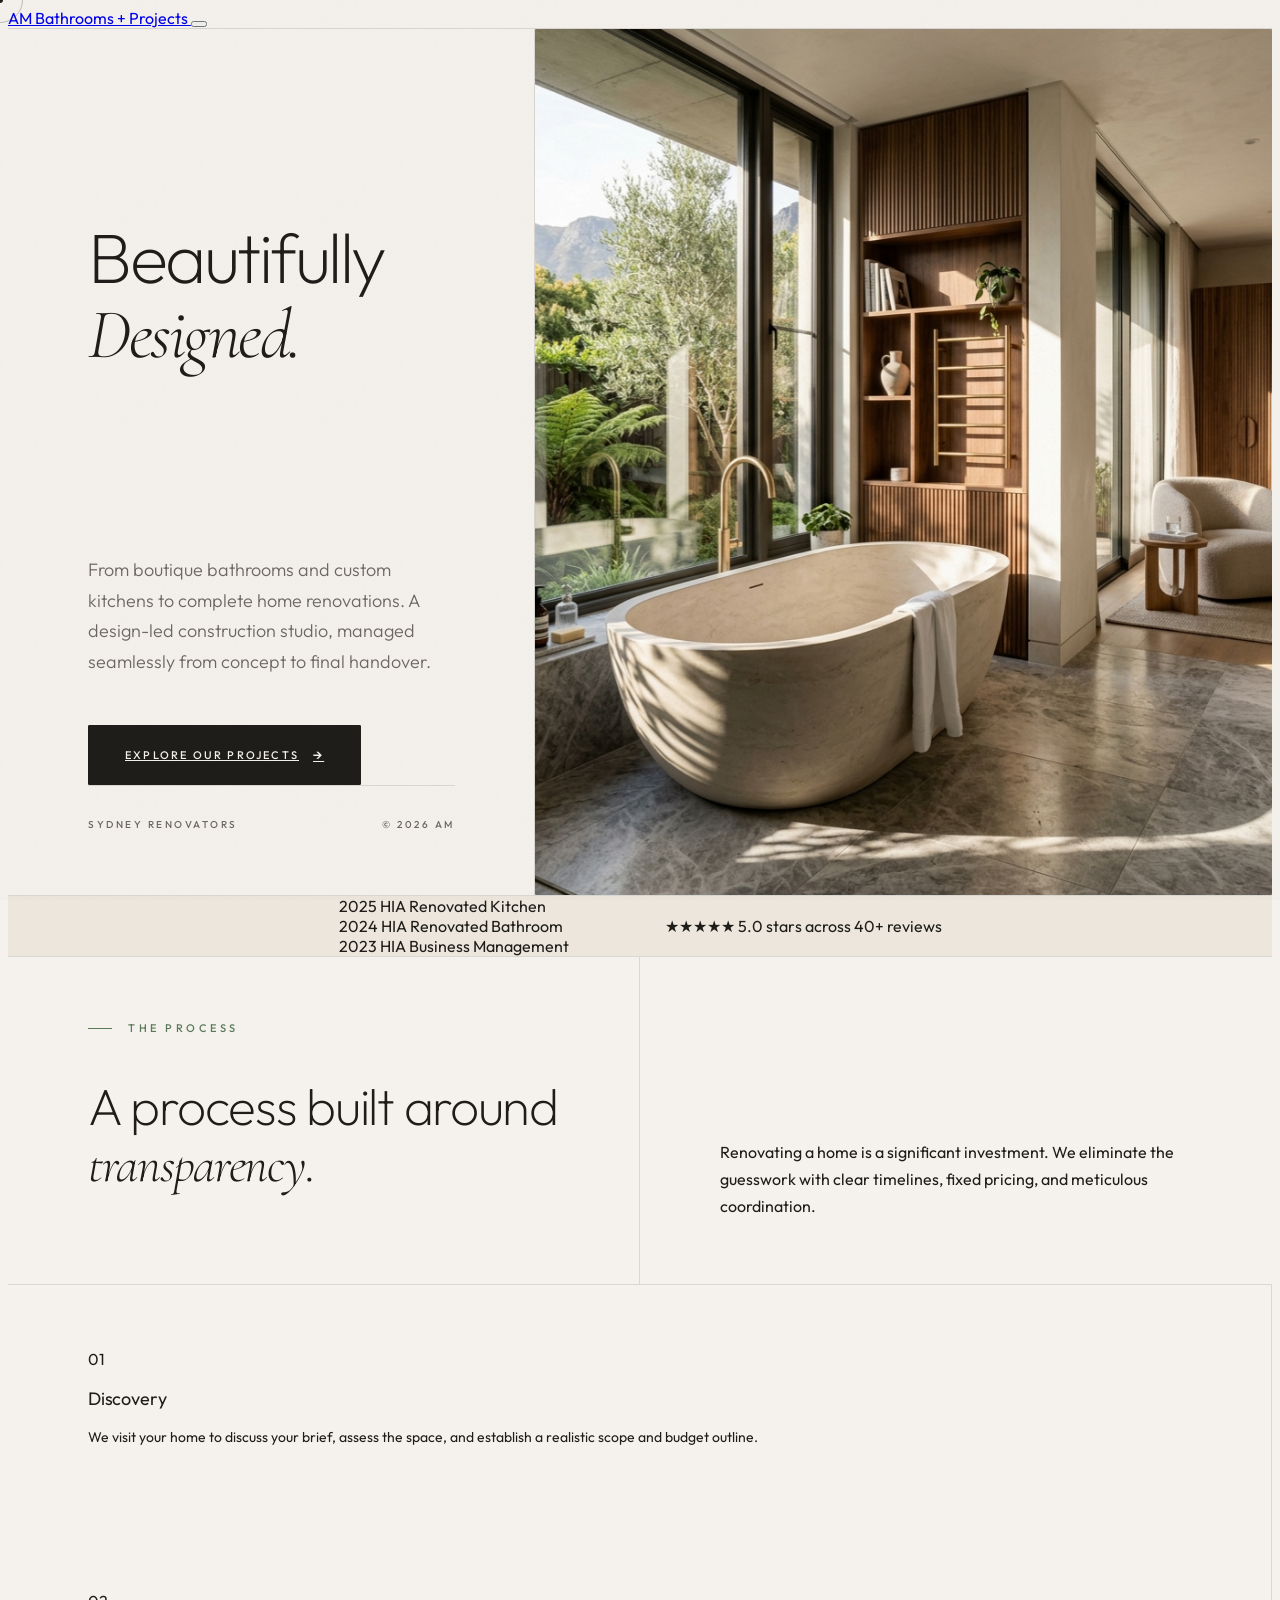
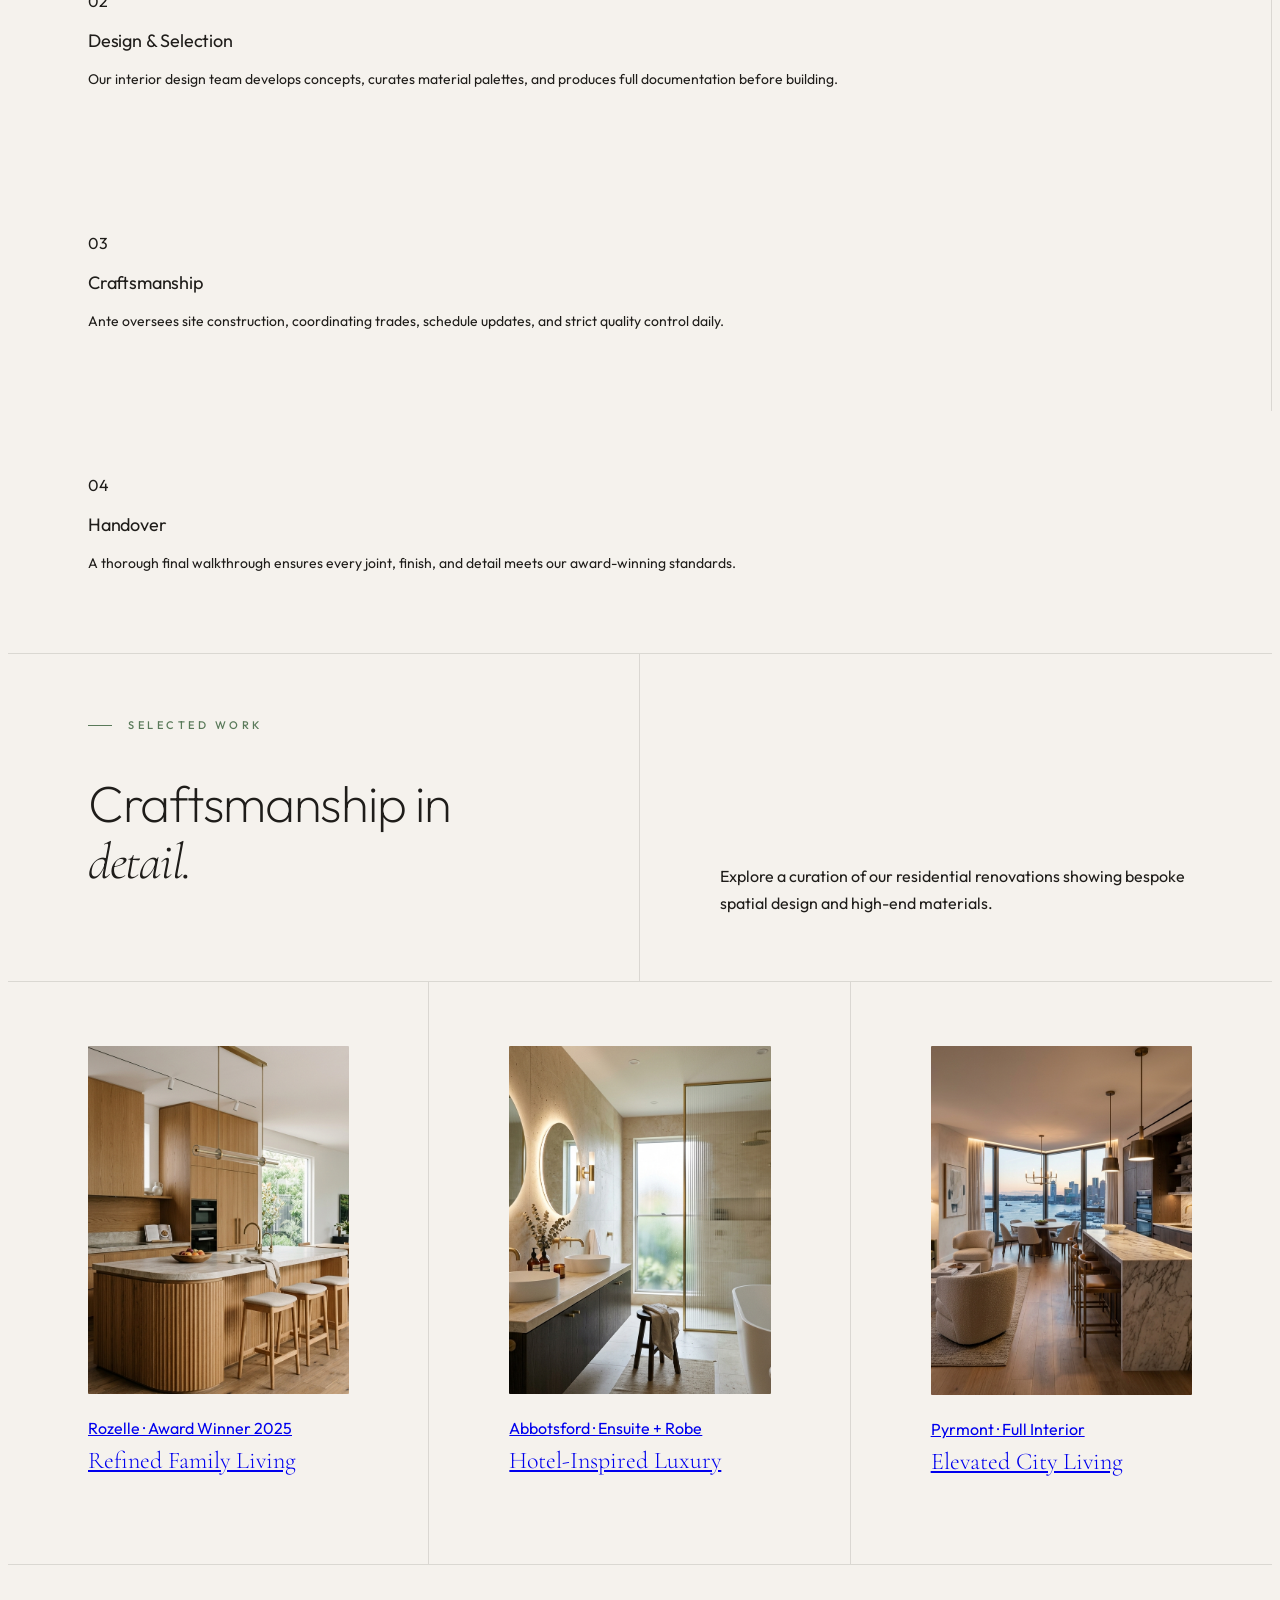
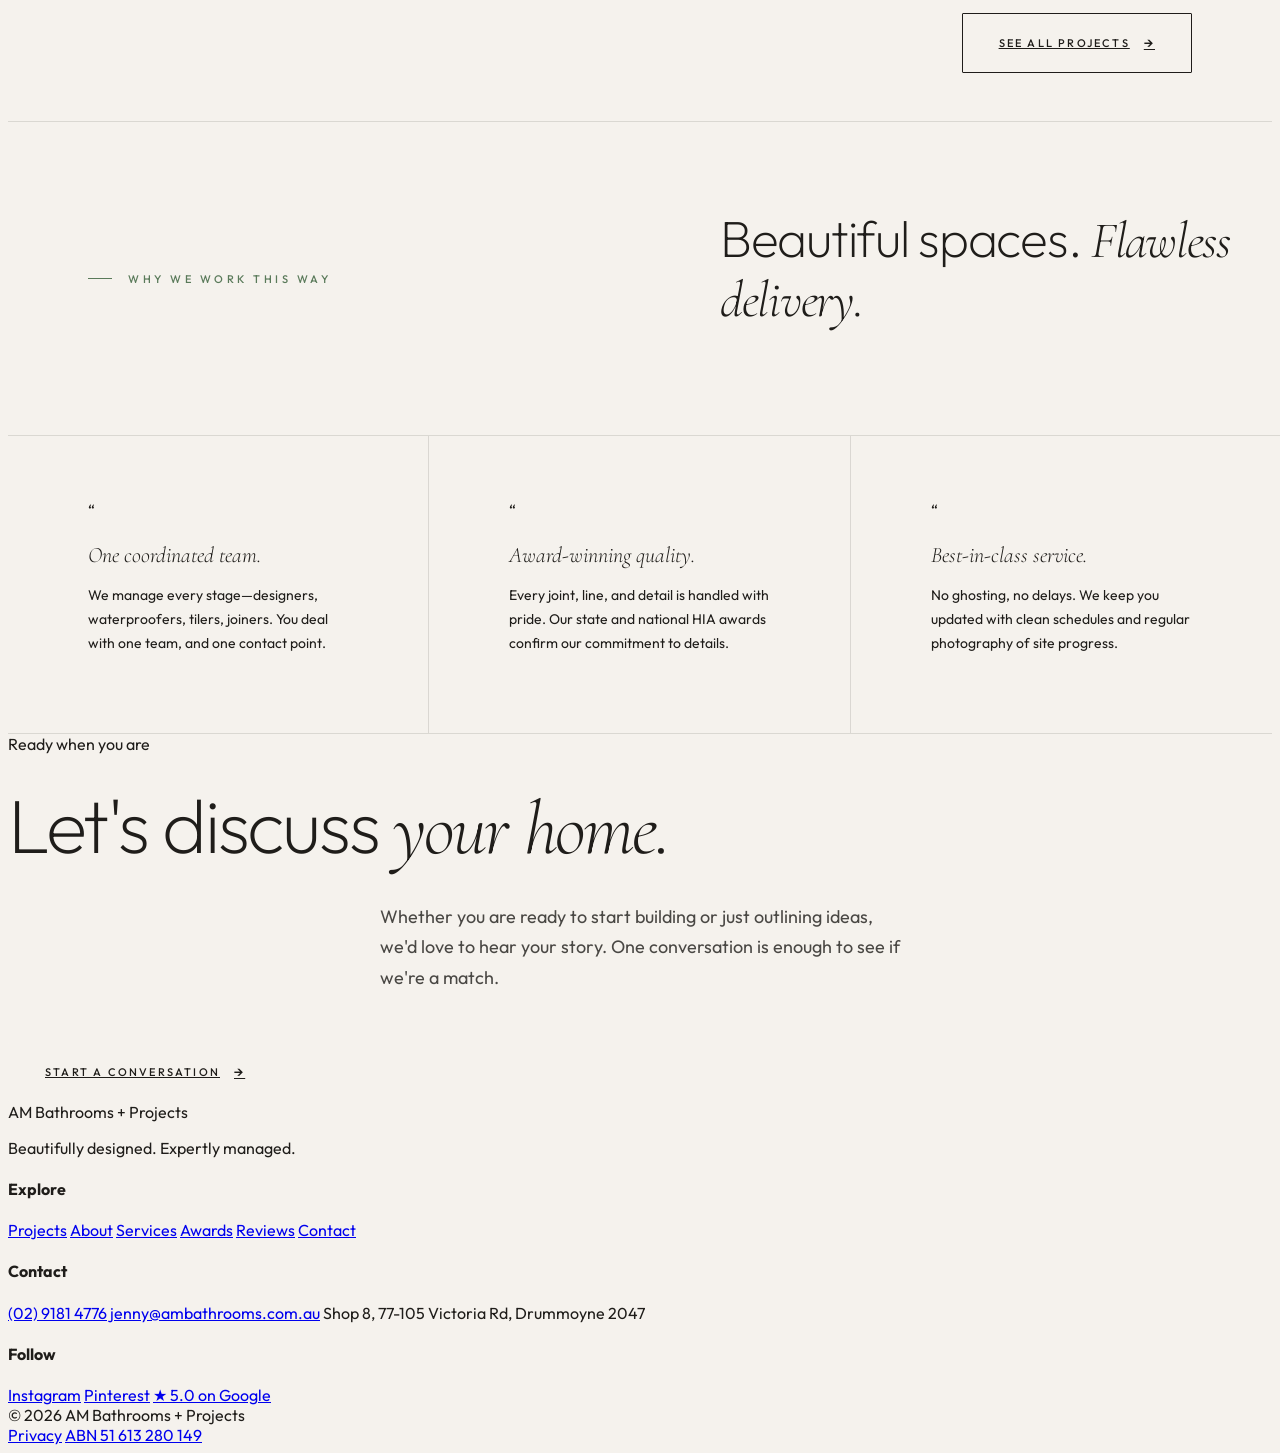
<file: index.html>
<!doctype html>
<html lang="en">
<head>
  <meta charset="utf-8" />
  <meta name="viewport" content="width=device-width,initial-scale=1" />
  <title>AM Bathrooms + Projects | Bathroom, Kitchen & Full Interior Renovations Sydney</title>
  <meta name="description" content="AM Bathrooms + Projects designs and builds boutique bathroom, kitchen, laundry and full interior renovations across Sydney. Award-winning craftsmanship, start to finish." />
  
  <!-- Fonts -->
  <link rel="preconnect" href="https://fonts.googleapis.com">
  <link rel="preconnect" href="https://fonts.gstatic.com" crossorigin>
  <link href="https://fonts.googleapis.com/css2?family=Cormorant+Garamond:ital,wght@0,300;0,400;0,500;1,300;1,400&family=Outfit:wght@200;300;400;500&display=swap" rel="stylesheet">
  
  <script>document.documentElement.classList.add('am')</script>
  <link rel="stylesheet" href="animations.css">
  
  <style>
    /* Homepage Specific Overrides */
    .hero-container {
      min-height: 90vh;
      display: grid;
      grid-template-columns: 5fr 7fr;
      position: relative;
    }
    .hero-left {
      display: flex;
      flex-direction: column;
      justify-content: space-between;
      padding: 120px 80px 64px;
      position: relative;
    }
    .hero-right {
      position: relative;
      overflow: hidden;
      aspect-ratio: auto;
    }
    .hero-right .zoom-image-container {
      height: 100%;
      aspect-ratio: auto;
    }
    .hero h1 {
      font-size: clamp(48px, 5.5vw, 84px);
      font-weight: 200;
      line-height: 1.05;
      letter-spacing: -0.035em;
      margin-bottom: 32px;
    }
    .hero p.sub {
      font-size: 18px;
      font-weight: 300;
      line-height: 1.7;
      color: var(--ink-muted, #6e6862);
      max-width: 480px;
      margin-bottom: 48px;
    }
    .hero-meta {
      display: flex;
      justify-content: space-between;
      align-items: center;
      width: 100%;
      padding-top: 32px;
      font-family: var(--font-sans);
      font-size: 10px;
      font-weight: 500;
      letter-spacing: 0.25em;
      text-transform: uppercase;
      color: var(--ink-muted, #6e6862);
    }
    
    @media (max-width: 1100px) {
      .hero-container {
        grid-template-columns: 1fr;
      }
      .hero-left {
        padding: 64px 32px;
      }
      .hero h1 {
        font-size: 52px;
      }
      .hero-right {
        aspect-ratio: 4/3;
      }
    }
  </style>
</head>
<body>

  <!-- Header -->
  <header class="nav border-b">
    <a href="index.html" class="brand" aria-label="AM Bathrooms and Projects, home">
      <span class="mark">AM</span>
      <span class="wm">Bathrooms + Projects</span>
    </a>
    <button class="hamburger" aria-label="Open menu"><span></span><span></span><span></span></button>
  </header>

  <!-- Hero Section -->
  <section class="hero border-b">
    <div class="hero-container">
      <div class="hero-left">
        <div class="clip-wrap">
          <div class="sub-eyebrow clip-item">Enduring Artisanal Homes</div>
        </div>
        
        <div style="margin: auto 0;">
          <h1 class="clip-wrap">
            <span class="clip-item">Beautifully <em class="serif-italic">Designed.</em></span>
            <span class="clip-item">Expertly <em class="serif-italic">Built.</em></span>
          </h1>
          <p class="reveal-fade-up sub">
            From boutique bathrooms and custom kitchens to complete home renovations. A design-led construction studio, managed seamlessly from concept to final handover.
          </p>
          <div class="reveal-fade-up cta-row">
            <a href="projects.html" class="btn btn-primary">Explore Our Projects <span class="arrow">→</span></a>
          </div>
        </div>

        <div class="hero-meta border-t">
          <span>Sydney Renovators</span>
          <span>© 2026 AM</span>
        </div>
        <div class="vertical-divider-line"></div>
      </div>
      
      <div class="hero-right">
        <div class="zoom-image-container">
          <img src="assets/hero-master.png" alt="Luxurious bathroom renovation showing custom timber joinery and freestanding stone tub">
        </div>
      </div>
    </div>
  </section>

  <!-- Trust Bar -->
  <section class="trust border-b">
    <div class="trust-flipper" id="trustFlipper">
      <div class="trust-face trust-front">
        <div class="awards">
          <div class="award-badge">
            <span class="year">2025</span>
            <span>HIA Renovated Kitchen</span>
          </div>
          <div class="award-badge">
            <span class="year">2024</span>
            <span>HIA Renovated Bathroom</span>
          </div>
          <div class="award-badge">
            <span class="year">2023</span>
            <span>HIA Business Management</span>
          </div>
        </div>
        <div class="divider"></div>
        <div class="trust-rating">
          <span class="stars">★★★★★</span>
          <span class="rating-text">5.0 stars across 40+ reviews</span>
        </div>
      </div>
      <div class="trust-face trust-back">
        <div class="quote" id="trustQuote">
          <span class="stars">★★★★★</span>
          <span class="qt">"The process was seamless and stress-free."</span>
          <span class="who"></span>
        </div>
      </div>
    </div>
  </section>

  <!-- How It Works (Process) -->
  <section class="how border-b">
    <div class="architectural-grid-2 border-b" style="align-items: end;">
      <div class="grid-cell" style="padding-bottom: 48px;">
        <div class="sub-eyebrow reveal-fade-up" style="margin-bottom: 24px;">The process</div>
        <h2 class="reveal-fade-up" style="font-size: clamp(36px, 4vw, 56px); font-weight: 200; letter-spacing: -0.025em; line-height: 1.1;">
          A process built around <em class="serif-italic">transparency.</em>
        </h2>
        <div class="vertical-divider-line"></div>
      </div>
      <div class="grid-cell" style="padding-bottom: 48px;">
        <p class="reveal-fade-up" style="font-size: 16px; color: var(--ink-muted); line-height: 1.7; max-width: 480px;">
          Renovating a home is a significant investment. We eliminate the guesswork with clear timelines, fixed pricing, and meticulous coordination.
        </p>
      </div>
    </div>
    
    <div class="architectural-grid-4">
      <div class="grid-cell step">
        <div class="num reveal-fade-up">01</div>
        <h3 class="reveal-fade-up" style="font-family: var(--font-sans); font-size: 18px; font-weight: 400; margin-bottom: 16px; letter-spacing: -0.01em;">Discovery</h3>
        <p class="reveal-fade-up" style="font-size: 14px; color: var(--ink-muted); line-height: 1.65;">
          We visit your home to discuss your brief, assess the space, and establish a realistic scope and budget outline.
        </p>
        <div class="vertical-divider-line"></div>
      </div>
      <div class="grid-cell step">
        <div class="num reveal-fade-up">02</div>
        <h3 class="reveal-fade-up" style="font-family: var(--font-sans); font-size: 18px; font-weight: 400; margin-bottom: 16px; letter-spacing: -0.01em;">Design & Selection</h3>
        <p class="reveal-fade-up" style="font-size: 14px; color: var(--ink-muted); line-height: 1.65;">
          Our interior design team develops concepts, curates material palettes, and produces full documentation before building.
        </p>
        <div class="vertical-divider-line"></div>
      </div>
      <div class="grid-cell step">
        <div class="num reveal-fade-up">03</div>
        <h3 class="reveal-fade-up" style="font-family: var(--font-sans); font-size: 18px; font-weight: 400; margin-bottom: 16px; letter-spacing: -0.01em;">Craftsmanship</h3>
        <p class="reveal-fade-up" style="font-size: 14px; color: var(--ink-muted); line-height: 1.65;">
          Ante oversees site construction, coordinating trades, schedule updates, and strict quality control daily.
        </p>
        <div class="vertical-divider-line"></div>
      </div>
      <div class="grid-cell step">
        <div class="num reveal-fade-up">04</div>
        <h3 class="reveal-fade-up" style="font-family: var(--font-sans); font-size: 18px; font-weight: 400; margin-bottom: 16px; letter-spacing: -0.01em;">Handover</h3>
        <p class="reveal-fade-up" style="font-size: 14px; color: var(--ink-muted); line-height: 1.65;">
          A thorough final walkthrough ensures every joint, finish, and detail meets our award-winning standards.
        </p>
      </div>
    </div>
  </section>

  <!-- Featured Projects -->
  <section class="featured border-b">
    <div class="architectural-grid-2 border-b" style="align-items: end;">
      <div class="grid-cell" style="padding-bottom: 48px;">
        <div class="sub-eyebrow reveal-fade-up" style="margin-bottom: 24px;">Selected work</div>
        <h2 class="reveal-fade-up" style="font-size: clamp(36px, 4vw, 56px); font-weight: 200; letter-spacing: -0.025em; line-height: 1.1;">
          Craftsmanship in <em class="serif-italic">detail.</em>
        </h2>
        <div class="vertical-divider-line"></div>
      </div>
      <div class="grid-cell" style="padding-bottom: 48px;">
        <p class="reveal-fade-up" style="font-size: 16px; color: var(--ink-muted); line-height: 1.7; max-width: 480px;">
          Explore a curation of our residential renovations showing bespoke spatial design and high-end materials.
        </p>
      </div>
    </div>

    <div class="architectural-grid-3">
      <div class="grid-cell">
        <a href="projects.html" class="project-card">
          <div class="zoom-image-container" style="margin-bottom: 24px;">
            <img src="assets/project-rozelle.png" alt="Award winning family kitchen renovation in Rozelle terrace">
          </div>
          <div class="project-meta">Rozelle · Award Winner 2025</div>
          <h3 class="project-name" style="font-family: var(--font-serif); font-size: 24px; font-weight: 300; margin-top: 8px;">Refined Family Living</h3>
        </a>
        <div class="vertical-divider-line"></div>
      </div>
      
      <div class="grid-cell">
        <a href="projects.html" class="project-card">
          <div class="zoom-image-container" style="margin-bottom: 24px;">
            <img src="assets/project-abbotsford.png" alt="Hotel-inspired luxury ensuite bathroom in Abbotsford">
          </div>
          <div class="project-meta">Abbotsford · Ensuite + Robe</div>
          <h3 class="project-name" style="font-family: var(--font-serif); font-size: 24px; font-weight: 300; margin-top: 8px;">Hotel-Inspired Luxury</h3>
        </a>
        <div class="vertical-divider-line"></div>
      </div>

      <div class="grid-cell">
        <a href="projects.html" class="project-card">
          <div class="zoom-image-container" style="margin-bottom: 24px;">
            <img src="assets/project-pyrmont.png" alt="Elevated city living open apartment renovation in Pyrmont">
          </div>
          <div class="project-meta">Pyrmont · Full Interior</div>
          <h3 class="project-name" style="font-family: var(--font-serif); font-size: 24px; font-weight: 300; margin-top: 8px;">Elevated City Living</h3>
        </a>
      </div>
    </div>
    
    <div class="border-t" style="padding: 48px 80px; display: flex; justify-content: flex-end;">
      <a href="projects.html" class="btn btn-secondary">See all projects <span class="arrow">→</span></a>
    </div>
  </section>

  <!-- Why AM Bathrooms -->
  <section class="why border-b">
    <div class="architectural-grid-2 border-b" style="padding: 64px 80px;">
      <div class="sub-eyebrow reveal-fade-up">Why we work this way</div>
      <h2 class="reveal-fade-up" style="font-size: clamp(36px, 4vw, 56px); font-weight: 200; letter-spacing: -0.025em; line-height: 1.1; margin-top: 24px;">
        Beautiful spaces. <em class="serif-italic">Flawless delivery.</em>
      </h2>
    </div>
    
    <div class="architectural-grid-3">
      <div class="grid-cell pillar">
        <div class="quote-mark reveal-fade-up">“</div>
        <h3 class="reveal-fade-up" style="font-family: var(--font-serif); font-size: 22px; font-weight: 300; font-style: italic; margin-bottom: 16px; color: var(--ink);">One coordinated team.</h3>
        <p class="reveal-fade-up" style="font-size: 14px; color: var(--ink-muted); line-height: 1.7;">
          We manage every stage—designers, waterproofers, tilers, joiners. You deal with one team, and one contact point.
        </p>
        <div class="vertical-divider-line"></div>
      </div>
      <div class="grid-cell pillar">
        <div class="quote-mark reveal-fade-up">“</div>
        <h3 class="reveal-fade-up" style="font-family: var(--font-serif); font-size: 22px; font-weight: 300; font-style: italic; margin-bottom: 16px; color: var(--ink);">Award-winning quality.</h3>
        <p class="reveal-fade-up" style="font-size: 14px; color: var(--ink-muted); line-height: 1.7;">
          Every joint, line, and detail is handled with pride. Our state and national HIA awards confirm our commitment to details.
        </p>
        <div class="vertical-divider-line"></div>
      </div>
      <div class="grid-cell pillar">
        <div class="quote-mark reveal-fade-up">“</div>
        <h3 class="reveal-fade-up" style="font-family: var(--font-serif); font-size: 22px; font-weight: 300; font-style: italic; margin-bottom: 16px; color: var(--ink);">Best-in-class service.</h3>
        <p class="reveal-fade-up" style="font-size: 14px; color: var(--ink-muted); line-height: 1.7;">
          No ghosting, no delays. We keep you updated with clean schedules and regular photography of site progress.
        </p>
      </div>
    </div>
  </section>

  <!-- Final CTA -->
  <section class="cta">
    <div class="cta-inner reveal-fade-up">
      <div class="section-eyebrow">Ready when you are</div>
      <h2 style="font-size: clamp(40px, 6vw, 76px); font-weight: 200; letter-spacing: -0.03em; line-height: 1.05; margin: 32px 0;">
        Let's discuss <em class="serif-italic">your home.</em>
      </h2>
      <p style="font-size: 18px; color: var(--bg); opacity: 0.8; line-height: 1.7; max-width: 520px; margin: 0 auto 48px;">
        Whether you are ready to start building or just outlining ideas, we'd love to hear your story. One conversation is enough to see if we're a match.
      </p>
      <a href="contact.html" class="btn btn-inverted">Start a conversation <span class="arrow">→</span></a>
    </div>
  </section>

  <!-- Footer -->
  <footer class="footer">
    <div class="footer-grid">
      <div class="footer-brand">
        <span class="mark">AM</span>
        <span class="wm">Bathrooms + Projects</span>
        <p class="tag">Beautifully designed. Expertly managed.</p>
      </div>
      <div class="footer-col">
        <h4>Explore</h4>
        <a href="projects.html">Projects</a>
        <a href="about.html">About</a>
        <a href="services.html">Services</a>
        <a href="awards.html">Awards</a>
        <a href="reviews.html">Reviews</a>
        <a href="contact.html">Contact</a>
      </div>
      <div class="footer-col">
        <h4>Contact</h4>
        <a href="tel:+61291814776">(02) 9181 4776</a>
        <a href="mailto:jenny@ambathrooms.com.au">jenny@ambathrooms.com.au</a>
        <span>Shop 8, 77-105 Victoria Rd, Drummoyne 2047</span>
      </div>
      <div class="footer-col">
        <h4>Follow</h4>
        <a href="#">Instagram</a>
        <a href="#">Pinterest</a>
        <a href="#" class="accent">★ 5.0 on Google</a>
      </div>
    </div>
    <div class="footer-bottom">
      <span>© 2026 AM Bathrooms + Projects</span>
      <div class="links">
        <a href="#">Privacy</a>
        <a href="#">ABN 51 613 280 149</a>
      </div>
    </div>
  </footer>

  <script src="animations.js"></script>
</body>
</html>
</file>
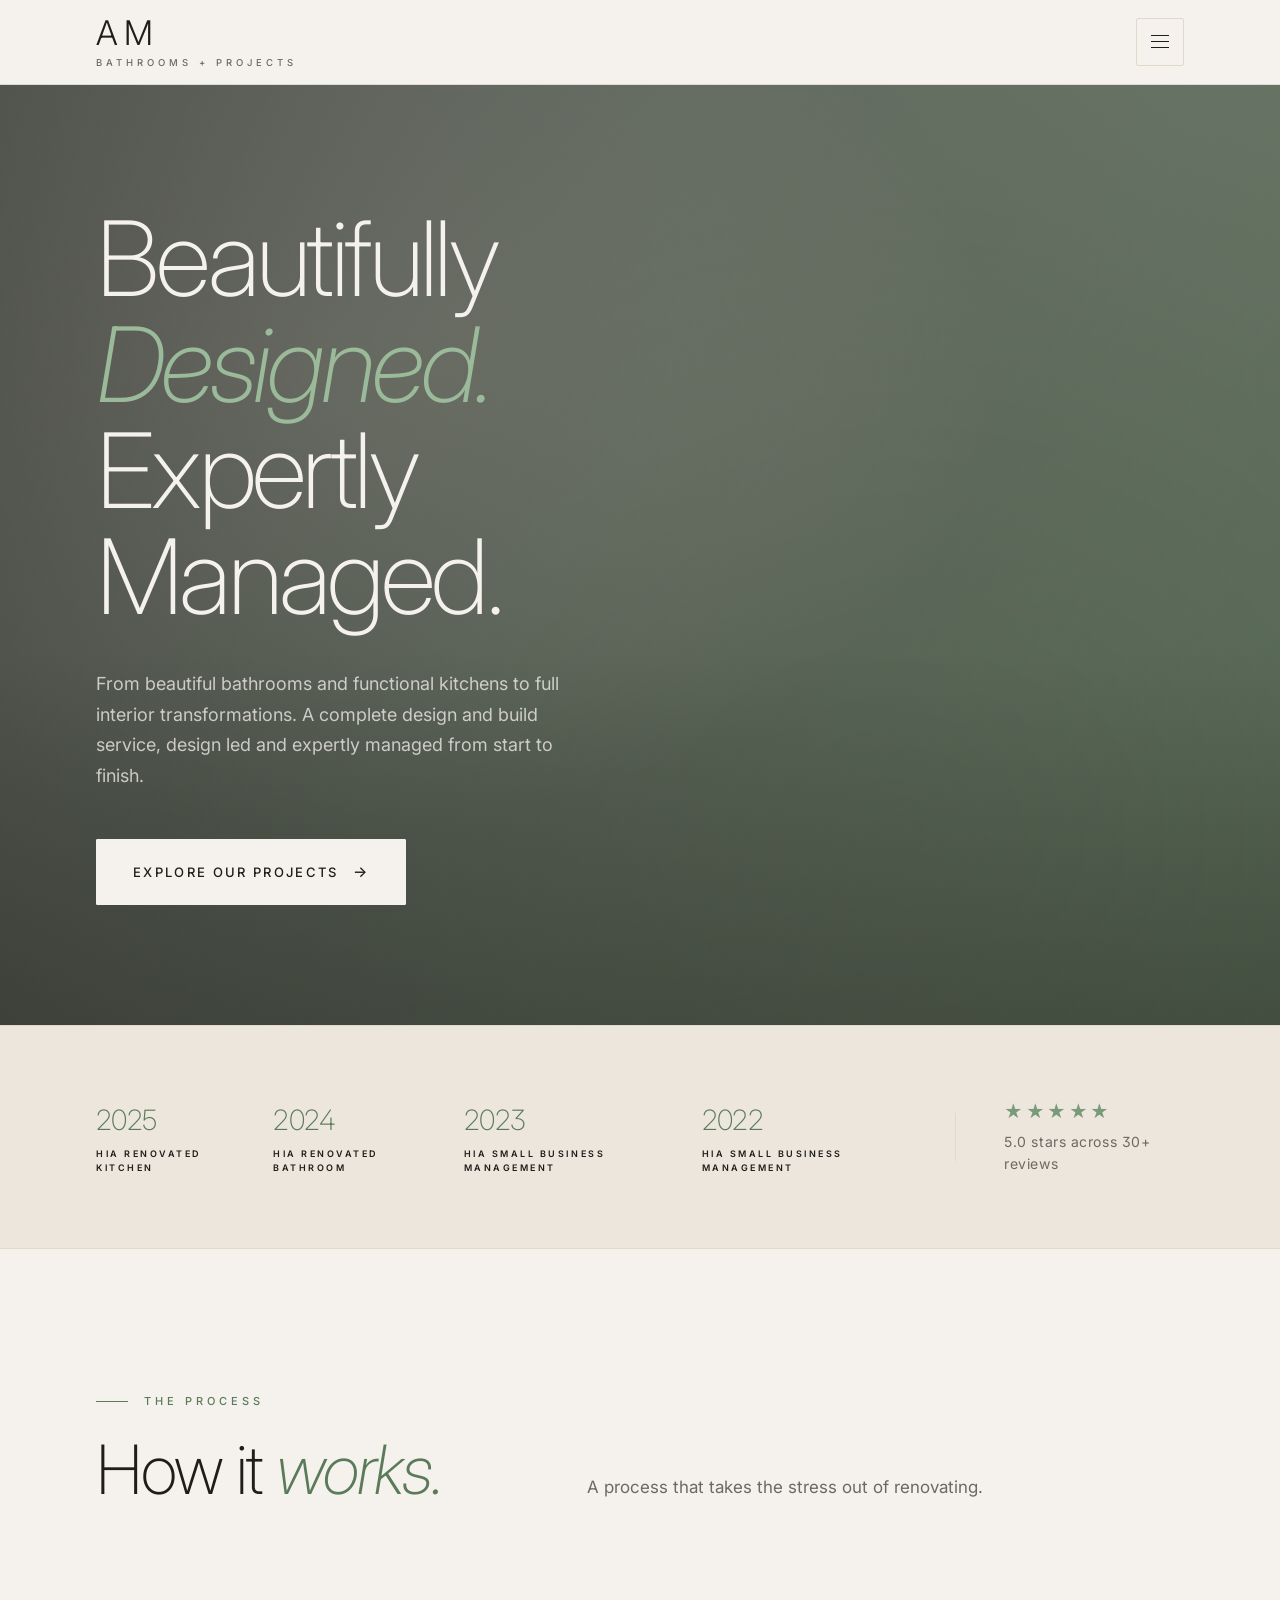
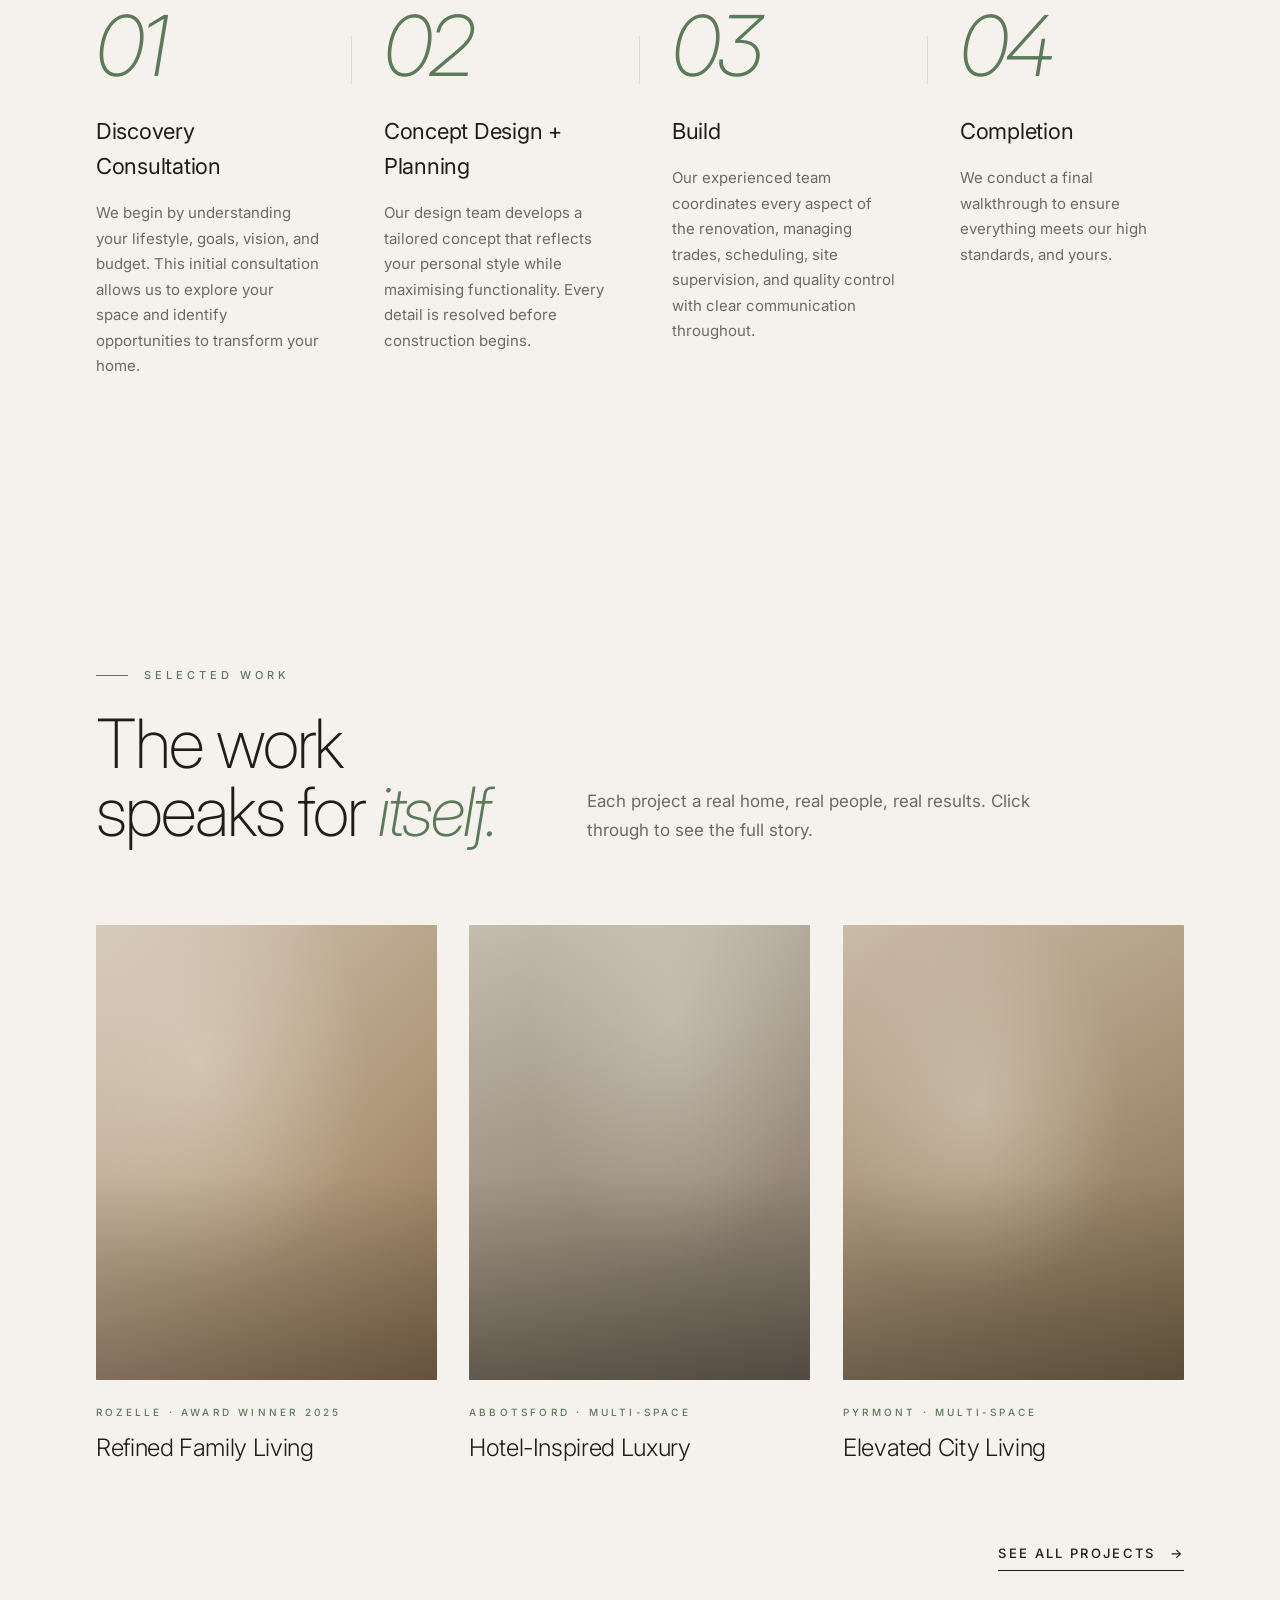
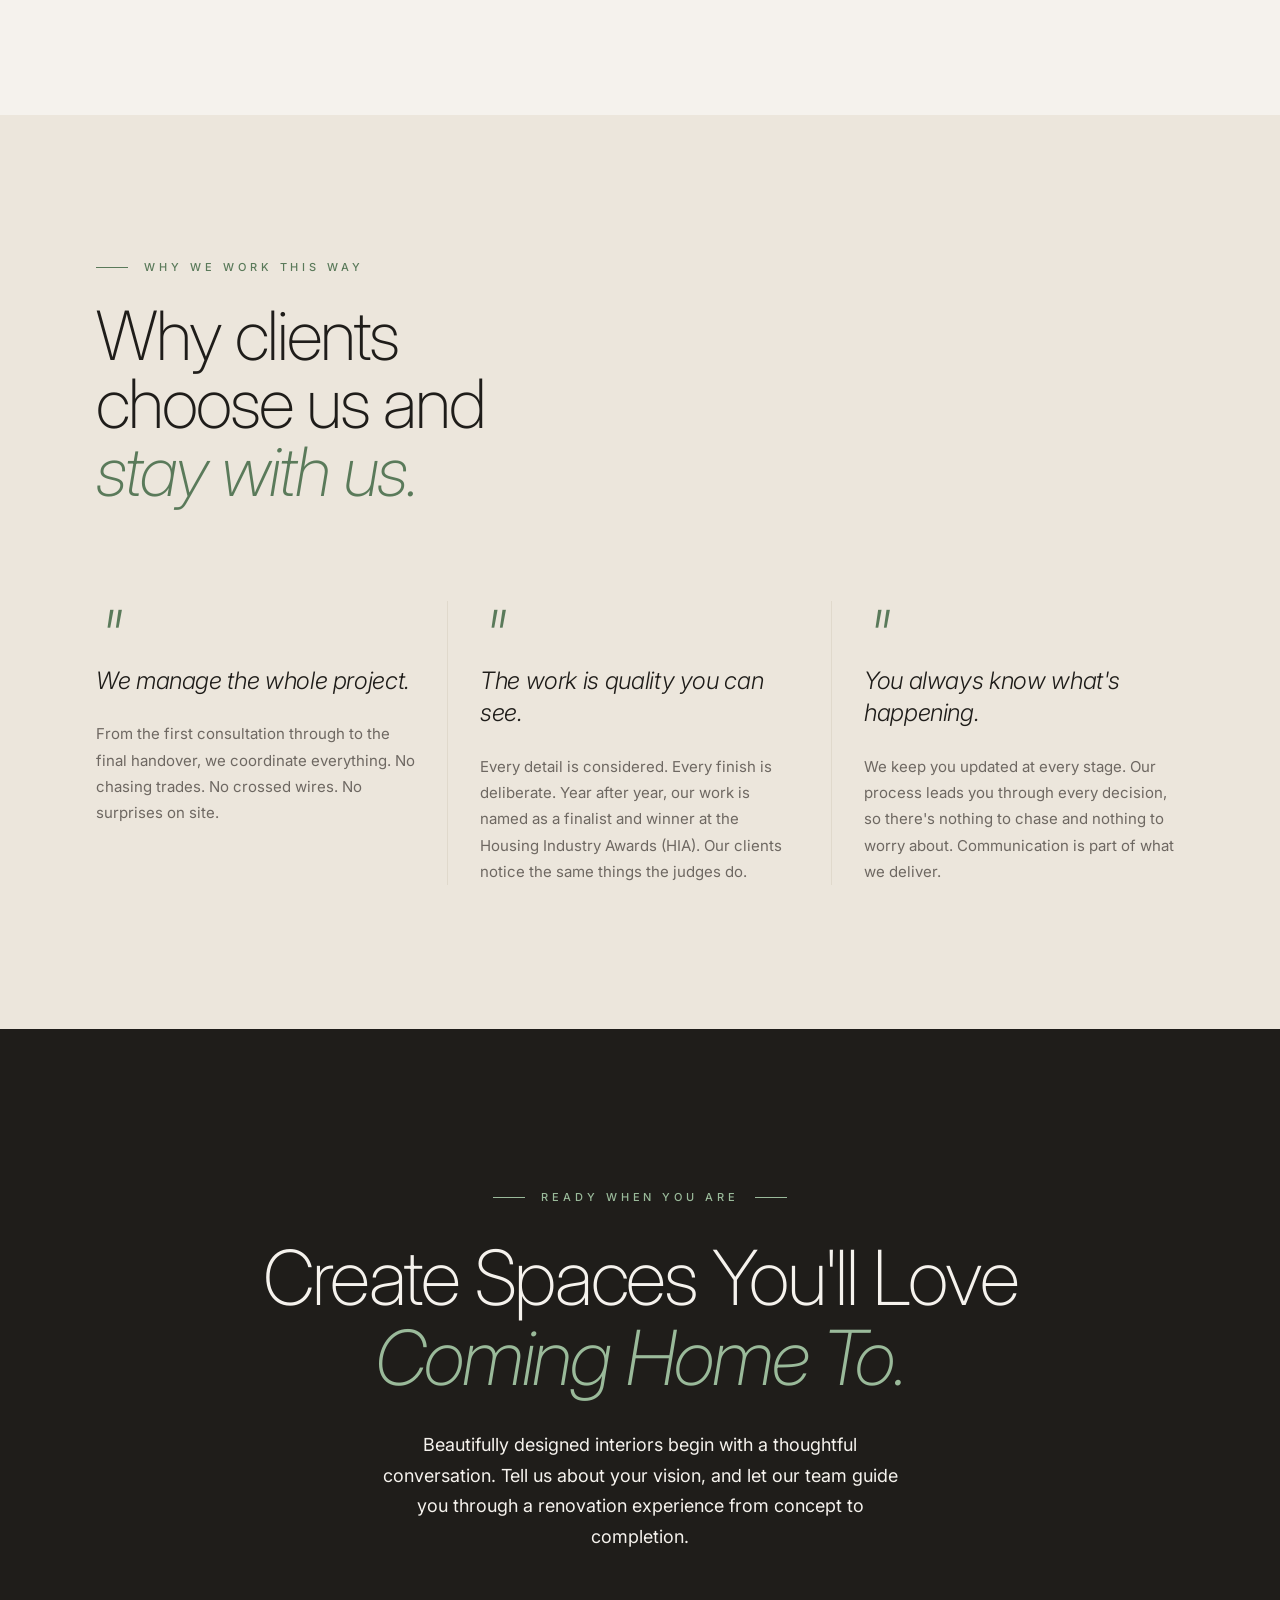
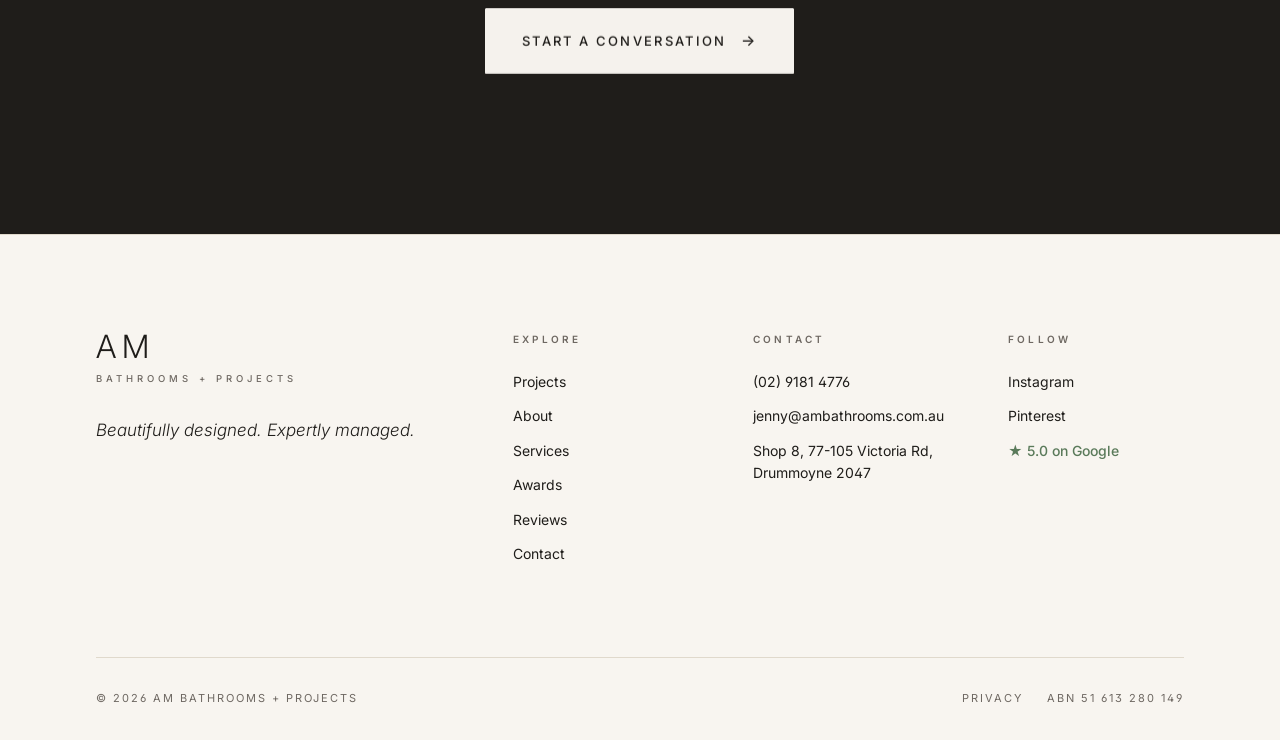
<file: mockups/index.html>
<!doctype html>
<html lang="en">
<head>
<meta charset="utf-8" />
<meta name="viewport" content="width=device-width,initial-scale=1" />
<title>AM Bathrooms + Projects | Bathroom, Kitchen & Full Interior Renovations Sydney</title>
<meta name="description" content="AM Bathrooms + Projects designs and builds bathroom, kitchen, laundry and full interior renovations across Sydney. One team, every detail, start to finish. HIA award-winning." />
<link rel="preconnect" href="https://fonts.googleapis.com">
<link rel="preconnect" href="https://fonts.gstatic.com" crossorigin>
<link href="https://fonts.googleapis.com/css2?family=Inter:ital,wght@0,100;0,200;0,300;0,400;0,500;0,600;1,200;1,300;1,400&display=swap" rel="stylesheet">
<script>document.documentElement.classList.add('am')</script>
<link rel="stylesheet" href="animations.css">
<style>
:root{
  --bg: #f5f2ed;
  --bg-2: #f8f5f0;
  --surface: #faf8f4;
  --surface-alt: #ece6dc;
  --ink: #1f1d1a;
  --ink-muted: #6e6862;
  --ink-faint: #a39c92;
  --line: #e0d9cc;
  --line-soft: #ebe5d8;
  --accent: #5a7a5a;
  --brass: #7a9a7a;
  --brass-soft: #9aba9a;
}
*{box-sizing:border-box;margin:0;padding:0}
html,body{
  background:var(--bg);color:var(--ink);
  font-family:'Inter',system-ui,sans-serif;font-weight:400;line-height:1.6;
  -webkit-font-smoothing:antialiased;-moz-osx-font-smoothing:grayscale;
  font-feature-settings:"kern" 1,"liga" 1,"ss01" 1;
}
body::before{
  content:'';position:fixed;inset:0;pointer-events:none;z-index:1;opacity:.04;
  background-image:url("data:image/svg+xml;utf8,<svg xmlns='http://www.w3.org/2000/svg' width='200' height='200'><filter id='n'><feTurbulence type='fractalNoise' baseFrequency='0.9' numOctaves='2' stitchTiles='stitch'/><feColorMatrix values='0 0 0 0 0.12 0 0 0 0 0.11 0 0 0 0 0.10 0 0 0 1 0'/></filter><rect width='200' height='200' filter='url(%23n)'/></svg>");
  mix-blend-mode:multiply;
}
body > * { position: relative; z-index: 2 }
a{color:inherit;text-decoration:none}

/* Navbar */
.nav{
  background:var(--bg);
  border-bottom:1px solid var(--line);
  padding:16px 96px;
  display:flex;align-items:center;justify-content:space-between;
}
.brand{display:flex;flex-direction:column;align-items:flex-start;line-height:1}
.brand .mark{
  font-family:'Inter',sans-serif;font-weight:300;font-size:34px;letter-spacing:.18em;
  color:var(--ink);line-height:1;
}
.brand .wm{
  font-family:'Inter',sans-serif;font-size:9.5px;font-weight:500;letter-spacing:.42em;
  color:var(--ink-muted);margin-top:8px;text-transform:uppercase;
}
.hamburger{
  width:48px;height:48px;border:1px solid var(--line);background:transparent;cursor:pointer;
  display:flex;flex-direction:column;align-items:center;justify-content:center;gap:5px;border-radius:2px;
  transition:all .25s ease-out;
}
.hamburger:hover{background:var(--ink);border-color:var(--ink)}
.hamburger:hover span{background:var(--bg)}
.hamburger span{display:block;width:18px;height:1px;background:var(--ink);transition:background .25s ease-out}

/* Hero — full-width with overlay */
.hero{
  position:relative;
  min-height:88vh;
  display:flex;align-items:center;
  padding:120px 96px;
  overflow:hidden;
}
.hero-bg{
  position:absolute;inset:0;
  background:
    radial-gradient(ellipse at 25% 30%, rgba(241,235,225,.35) 0%, transparent 50%),
    radial-gradient(ellipse at 70% 80%, rgba(90,122,90,.15) 0%, transparent 60%),
    linear-gradient(135deg, #b8c4b8 0%, #8a9a88 40%, #5a6e58 100%);
}
.hero-bg::before{
  content:'';position:absolute;inset:0;
  background:linear-gradient(105deg, rgba(31,29,26,.68) 0%, rgba(31,29,26,.4) 50%, rgba(31,29,26,.15) 100%);
  z-index:1;
}
.hero-bg::after{
  content:'';position:absolute;inset:0;
  background:linear-gradient(180deg, transparent 60%, rgba(31,29,26,.3) 100%);
  z-index:1;
}
.hero-text{position:relative;z-index:2;max-width:640px}
.hero h1{
  font-family:'Inter',sans-serif;font-weight:200;letter-spacing:-.035em;
  font-size:104px;line-height:1.02;color:var(--bg);
  margin-bottom:40px;
}
.hero h1 span{display:block}
.hero h1 em{font-style:italic;font-weight:200;color:var(--brass-soft)}
.hero p.sub{
  font-family:'Inter',sans-serif;font-size:18px;font-weight:400;color:rgba(245,242,237,.75);
  max-width:500px;margin-bottom:48px;line-height:1.7;
}
.cta-row{display:flex;gap:20px;align-items:center;flex-wrap:wrap}
.btn{
  font-family:'Inter',sans-serif;font-weight:500;font-size:13px;letter-spacing:.18em;
  padding:20px 36px;border-radius:1px;cursor:pointer;transition:all .3s ease-out;
  text-transform:uppercase;display:inline-flex;align-items:center;gap:14px;
}
.btn-primary{background:var(--ink);color:var(--bg);border:1px solid var(--ink)}
.btn-primary:hover{background:var(--accent);border-color:var(--accent);transform:translateY(-1px)}
.btn-secondary{background:transparent;color:var(--ink);border:1px solid var(--ink);padding:20px 32px}
.btn-secondary:hover{background:var(--ink);color:var(--bg)}
.btn-hero{background:var(--bg);color:var(--ink);border:1px solid var(--bg)}
.btn-hero:hover{background:var(--accent);color:var(--bg);border-color:var(--accent);transform:translateY(-1px)}
.btn .arrow{font-size:15px;transition:transform .25s ease-out}
.btn:hover .arrow{transform:translateX(4px)}

.hero .photo-label{
  position:absolute;bottom:28px;left:96px;color:var(--bg);
  font-family:'Inter',sans-serif;font-size:10px;letter-spacing:.32em;
  text-transform:uppercase;opacity:.4;z-index:2;
}
.hero .scroll-hint{
  position:absolute;bottom:32px;right:96px;color:var(--bg);
  font-family:'Inter',sans-serif;font-size:10px;letter-spacing:.32em;
  text-transform:uppercase;opacity:.5;z-index:2;
  display:flex;align-items:center;gap:12px;
}
.hero .scroll-hint::after{content:'';width:24px;height:1px;background:var(--bg);opacity:.5}

/* Trust bar — rotating flip */
.trust{
  background:var(--surface-alt);
  padding:72px 96px;
  border-top:1px solid var(--line);border-bottom:1px solid var(--line);
  perspective:1200px;overflow:hidden;
}
.trust-flipper{
  position:relative;
  transform-style:preserve-3d;
  transition:transform .8s cubic-bezier(.16,1,.3,1);
}
.trust-flipper.flipped{transform:rotateX(180deg)}
.trust-face{backface-visibility:hidden;background:var(--surface-alt)}
.trust-front{display:flex;align-items:center;justify-content:center;gap:48px}
.trust-back{
  position:absolute;inset:0;transform:rotateX(180deg);
  display:flex;align-items:center;justify-content:center;
}
.awards{display:flex;gap:32px;align-items:center}
.award-badge{
  font-family:'Inter',sans-serif;font-size:9px;font-weight:600;letter-spacing:.28em;
  text-transform:uppercase;color:var(--ink);
  display:flex;flex-direction:column;align-items:flex-start;gap:4px;
}
.award-badge .year{font-family:'Inter',sans-serif;font-weight:200;font-size:28px;letter-spacing:-.02em;color:var(--accent);text-transform:none}
.divider{width:1px;height:48px;background:var(--line)}
.trust-rating{display:flex;flex-direction:column;align-items:flex-start;gap:4px}
.trust-rating .stars{color:var(--brass);letter-spacing:.14em;font-size:18px;font-family:'Inter',sans-serif}
.trust-rating .rating-text{font-family:'Inter',sans-serif;font-size:14px;font-weight:400;color:var(--ink-muted);letter-spacing:.04em}
.quote{
  font-family:'Inter',sans-serif;font-style:italic;font-weight:300;font-size:19px;
  color:var(--ink);line-height:1.6;letter-spacing:-.005em;
  max-width:700px;text-align:center;padding:0 24px;
}
.quote .stars{color:var(--brass);letter-spacing:.14em;font-style:normal;font-size:13px;display:block;margin-bottom:10px}
.quote .who{display:block;margin-top:14px;font-style:normal;font-family:'Inter',sans-serif;font-size:10px;font-weight:500;letter-spacing:.28em;text-transform:uppercase;color:var(--ink-muted)}

/* How it works */
.how{padding:144px 96px;background:var(--bg)}
.how-header{display:grid;grid-template-columns:5fr 7fr;gap:64px;margin-bottom:96px;align-items:end}
.how .section-eyebrow{
  font-family:'Inter',sans-serif;font-size:11px;font-weight:500;letter-spacing:.36em;
  color:var(--accent);text-transform:uppercase;margin-bottom:24px;
  display:flex;align-items:center;gap:16px;
}
.how .section-eyebrow::before{content:'';width:32px;height:1px;background:var(--accent)}
.how h2{
  font-family:'Inter',sans-serif;font-weight:200;font-size:68px;letter-spacing:-.03em;
  color:var(--ink);line-height:1;
}
.how h2 em{font-style:italic;color:var(--accent);font-weight:200}
.how p.lead{
  font-size:17px;color:var(--ink-muted);max-width:480px;line-height:1.7;
}
.steps{display:grid;grid-template-columns:repeat(4,1fr);gap:64px}
.step{position:relative}
.step .num{
  font-family:'Inter',sans-serif;font-weight:200;font-style:italic;font-size:84px;
  color:var(--accent);line-height:1;margin-bottom:32px;letter-spacing:-.04em;
}
.step h3{
  font-family:'Inter',sans-serif;font-size:22px;font-weight:400;margin-bottom:16px;
  letter-spacing:-.012em;color:var(--ink);
}
.step p{color:var(--ink-muted);font-size:15px;line-height:1.7}
.step:not(:last-child)::after{
  content:'';position:absolute;top:38px;right:-32px;width:1px;height:48px;background:var(--line);
}

/* Featured Projects */
.featured{padding:144px 96px;background:var(--bg)}
.featured-header{display:grid;grid-template-columns:5fr 7fr;gap:64px;margin-bottom:80px;align-items:end}
.featured .section-eyebrow{
  font-family:'Inter',sans-serif;font-size:11px;font-weight:500;letter-spacing:.36em;
  color:var(--accent);text-transform:uppercase;margin-bottom:24px;
  display:flex;align-items:center;gap:16px;
}
.featured .section-eyebrow::before{content:'';width:32px;height:1px;background:var(--accent)}
.featured h2{
  font-family:'Inter',sans-serif;font-weight:200;font-size:68px;letter-spacing:-.03em;
  color:var(--ink);line-height:1;
}
.featured h2 em{font-style:italic;color:var(--accent);font-weight:200}
.featured p.lead{font-size:17px;color:var(--ink-muted);max-width:480px;line-height:1.7}
.project-grid{display:grid;grid-template-columns:repeat(3,1fr);gap:32px}
.project-card{cursor:pointer;display:block}
.project-image{
  position:relative;overflow:hidden;border-radius:1px;
  aspect-ratio:3/4;margin-bottom:24px;
  transition:transform .5s ease-out;
}
.project-image.p1{background:
  radial-gradient(ellipse at 30% 30%, rgba(241,235,225,.35) 0%, transparent 50%),
  linear-gradient(135deg, #d4c8b8 0%, #b0987a 60%, #8a6f50 100%);
}
.project-image.p2{background:
  radial-gradient(ellipse at 60% 20%, rgba(241,235,225,.3) 0%, transparent 50%),
  linear-gradient(160deg, #c4bcaf 0%, #998c7a 60%, #6e6356 100%);
}
.project-image.p3{background:
  radial-gradient(ellipse at 40% 40%, rgba(241,235,225,.35) 0%, transparent 50%),
  linear-gradient(150deg, #cabba8 0%, #a89478 50%, #7a6648 100%);
}
.project-image::after{
  content:'';position:absolute;inset:0;
  background:linear-gradient(180deg, transparent 55%, rgba(31,29,26,.35) 100%);
}
.project-card:hover .project-image{transform:translateY(-8px)}
.project-meta{
  font-family:'Inter',sans-serif;font-size:10px;font-weight:500;letter-spacing:.32em;
  color:var(--accent);text-transform:uppercase;margin-bottom:12px;
}
.project-name{
  font-family:'Inter',sans-serif;font-size:24px;font-weight:300;letter-spacing:-.015em;
  color:var(--ink);transition:color .25s ease-out;line-height:1.3;
}
.project-card:hover .project-name{color:var(--accent)}
.featured-link{margin-top:80px;display:flex;justify-content:flex-end}
.featured-link a{
  font-family:'Inter',sans-serif;font-size:13px;font-weight:500;letter-spacing:.18em;
  color:var(--ink);text-transform:uppercase;
  border-bottom:1px solid var(--ink);padding-bottom:6px;
  display:inline-flex;gap:14px;align-items:center;
  transition:all .3s ease-out;
}
.featured-link a:hover{color:var(--accent);border-color:var(--accent)}
.featured-link a:hover .arrow{transform:translateX(4px)}
.featured-link .arrow{transition:transform .25s ease-out}

/* Why Pillars */
.why{padding:144px 96px;background:var(--surface-alt)}
.why-header{display:grid;grid-template-columns:5fr 7fr;gap:64px;margin-bottom:96px;align-items:end}
.why .section-eyebrow{
  font-family:'Inter',sans-serif;font-size:11px;font-weight:500;letter-spacing:.36em;
  color:var(--accent);text-transform:uppercase;margin-bottom:24px;
  display:flex;align-items:center;gap:16px;
}
.why .section-eyebrow::before{content:'';width:32px;height:1px;background:var(--accent)}
.why h2{
  font-family:'Inter',sans-serif;font-weight:200;font-size:68px;letter-spacing:-.03em;
  color:var(--ink);line-height:1;
}
.why h2 em{font-style:italic;color:var(--accent);font-weight:200}
.pillars{display:grid;grid-template-columns:repeat(3,1fr);gap:64px}
.pillar{position:relative}
.pillar .quote-mark{
  font-family:'Inter',sans-serif;font-style:italic;font-weight:200;font-size:80px;
  color:var(--accent);line-height:.5;margin-bottom:32px;letter-spacing:-.04em;
  height:32px;
}
.pillar h3{
  font-family:'Inter',sans-serif;font-size:24px;font-weight:300;letter-spacing:-.015em;
  color:var(--ink);margin-bottom:24px;line-height:1.35;font-style:italic;
}
.pillar p{color:var(--ink-muted);font-size:15px;line-height:1.75}
.pillar:not(:last-child)::after{
  content:'';position:absolute;top:0;right:-32px;width:1px;height:100%;background:var(--line);
}

/* Final CTA */
.cta{background:var(--ink);color:var(--bg);padding:160px 96px;text-align:center}
.cta-inner{max-width:760px;margin:0 auto}
.cta .section-eyebrow{
  font-family:'Inter',sans-serif;font-size:11px;font-weight:500;letter-spacing:.36em;
  color:var(--brass-soft);text-transform:uppercase;margin-bottom:32px;
  display:flex;align-items:center;justify-content:center;gap:16px;
}
.cta .section-eyebrow::before,
.cta .section-eyebrow::after{content:'';width:32px;height:1px;background:var(--brass-soft)}
.cta h2{
  font-family:'Inter',sans-serif;font-weight:200;font-size:76px;letter-spacing:-.03em;
  color:var(--bg);line-height:1.05;margin-bottom:32px;
}
.cta h2 em{font-style:italic;color:var(--brass-soft);font-weight:200}
.cta p{
  font-family:'Inter',sans-serif;font-size:18px;color:var(--bg);opacity:.78;
  max-width:540px;margin:0 auto 56px;line-height:1.7;
}
.btn-inverted{background:var(--bg);color:var(--ink);border:1px solid var(--bg)}
.btn-inverted:hover{background:var(--brass);color:var(--bg);border-color:var(--brass);transform:translateY(-1px)}

/* Footer */
.footer{background:var(--bg-2);padding:96px 96px 32px;border-top:1px solid var(--line)}
.footer-grid{display:grid;grid-template-columns:2fr 1fr 1fr 1fr;gap:64px;margin-bottom:80px}
.footer-brand .mark{
  font-family:'Inter',sans-serif;font-weight:300;font-size:32px;letter-spacing:.18em;
  color:var(--ink);line-height:1;display:block;
}
.footer-brand .wm{
  font-family:'Inter',sans-serif;font-size:9.5px;font-weight:500;letter-spacing:.42em;
  color:var(--ink-muted);margin-top:8px;text-transform:uppercase;display:block;
}
.footer-brand .tag{
  font-family:'Inter',sans-serif;font-style:italic;font-weight:300;font-size:17px;
  color:var(--ink);margin-top:32px;max-width:340px;line-height:1.5;
}
.footer-col h4{
  font-family:'Inter',sans-serif;font-size:10px;font-weight:600;letter-spacing:.32em;
  color:var(--ink-muted);text-transform:uppercase;margin-bottom:24px;
}
.footer-col a, .footer-col span{
  font-family:'Inter',sans-serif;font-size:14px;font-weight:400;
  color:var(--ink);display:block;margin-bottom:12px;
  transition:color .2s ease-out;
}
.footer-col a:hover{color:var(--accent)}
.footer-col .accent{color:var(--accent);font-weight:500}
.footer-bottom{
  border-top:1px solid var(--line);padding-top:32px;
  display:flex;justify-content:space-between;align-items:center;
  font-family:'Inter',sans-serif;font-size:11px;letter-spacing:.18em;
  color:var(--ink-muted);text-transform:uppercase;
}
.footer-bottom a{color:var(--ink-muted);transition:color .2s ease-out}
.footer-bottom a:hover{color:var(--accent)}
.footer-bottom .links{display:flex;gap:24px}

.label-bar{
  position:fixed;bottom:0;left:0;right:0;background:var(--ink);color:var(--bg);
  padding:12px 24px;font-family:'Inter',sans-serif;font-size:10px;letter-spacing:.32em;
  text-align:center;text-transform:uppercase;z-index:99;opacity:.85;
}

@media (max-width: 1100px){
  .nav, .hero, .trust, .how, .featured, .why, .cta, .footer { padding-left: 32px; padding-right: 32px }
  .hero { padding: 80px 32px; min-height: 75vh }
  .hero h1 { font-size: 56px }
  .hero .photo-label { left: 32px }
  .hero .scroll-hint { right: 32px }
  .trust { padding: 40px 32px }
  .trust-front { flex-direction: column; gap: 24px }
  .trust-front .divider { display: none }
  .awards { flex-direction: column; gap: 20px; align-items: center }
  .award-badge { align-items: center; text-align: center }
  .trust-rating { align-items: center }
  .quote { font-size: 16px; padding: 0 16px }
  .how-header, .featured-header, .why-header { grid-template-columns: 1fr; gap: 32px; margin-bottom: 64px }
  .how h2, .featured h2, .why h2 { font-size: 44px }
  .cta h2 { font-size: 48px }
  .steps { grid-template-columns: 1fr; gap: 56px }
  .step:not(:last-child)::after { display: none }
  .project-grid { grid-template-columns: 1fr; gap: 48px }
  .pillars { grid-template-columns: 1fr; gap: 48px }
  .pillar:not(:last-child)::after { display: none }
  .pillar:not(:last-child) { padding-bottom: 48px; border-bottom: 1px solid var(--line) }
  .featured, .why, .cta { padding-top: 88px; padding-bottom: 88px }
  .cta p { font-size: 16px }
  .footer { padding: 64px 32px 24px }
  .footer-grid { grid-template-columns: 1fr 1fr; gap: 48px; margin-bottom: 48px }
  .footer-bottom { flex-direction: column; gap: 16px; text-align: center }
}
@media (max-width: 640px){
  .footer-grid { grid-template-columns: 1fr }
  .featured-link { justify-content: center; margin-top: 56px }
}
</style>
</head>
<body>
<div class="page-transition"></div>

<header class="nav">
  <a href="#" class="brand" aria-label="AM Bathrooms and Projects, home">
    <span class="mark">AM</span>
    <span class="wm">Bathrooms + Projects</span>
  </a>
  <button class="hamburger" aria-label="Open menu"><span></span><span></span><span></span></button>
</header>

<section class="hero">
  <div class="hero-bg"></div>
  <div class="hero-text">
    <h1>
      <span>Beautifully <em>Designed.</em></span>
      <span>Expertly Managed.</span>
    </h1>
    <p class="sub">From beautiful bathrooms and functional kitchens to full interior transformations. A complete design and build service, design led and expertly managed from start to finish.</p>
    <div class="cta-row">
      <a href="projects.html" class="btn btn-hero">Explore Our Projects <span class="arrow">→</span></a>
    </div>
  </div>
</section>

<section class="trust">
  <div class="trust-flipper" id="trustFlipper">
    <div class="trust-face trust-front">
      <div class="awards">
        <div class="award-badge">
          <span class="year">2025</span>
          <span>HIA Renovated Kitchen</span>
        </div>
        <div class="award-badge">
          <span class="year">2024</span>
          <span>HIA Renovated Bathroom</span>
        </div>
        <div class="award-badge">
          <span class="year">2023</span>
          <span>HIA Small Business Management</span>
        </div>
        <div class="award-badge">
          <span class="year">2022</span>
          <span>HIA Small Business Management</span>
        </div>
      </div>
      <div class="divider"></div>
      <div class="trust-rating">
        <span class="stars">★★★★★</span>
        <span class="rating-text">5.0 stars across 30+ reviews</span>
      </div>
    </div>
    <div class="trust-face trust-back">
      <div class="quote" id="trustQuote">
        <span class="stars">★★★★★</span>
        <span class="qt">"The process was seamless and stress-free."</span>
        <span class="who" style="display:none"></span>
      </div>
    </div>
  </div>
</section>

<section class="how" id="how">
  <div class="how-header">
    <div>
      <div class="section-eyebrow">The process</div>
      <h2>How it <em>works.</em></h2>
    </div>
    <p class="lead">A process that takes the stress out of renovating.</p>
  </div>
  <div class="steps">
    <div class="step">
      <div class="num">01</div>
      <h3>Discovery Consultation</h3>
      <p>We begin by understanding your lifestyle, goals, vision, and budget. This initial consultation allows us to explore your space and identify opportunities to transform your home.</p>
    </div>
    <div class="step">
      <div class="num">02</div>
      <h3>Concept Design + Planning</h3>
      <p>Our design team develops a tailored concept that reflects your personal style while maximising functionality. Every detail is resolved before construction begins.</p>
    </div>
    <div class="step">
      <div class="num">03</div>
      <h3>Build</h3>
      <p>Our experienced team coordinates every aspect of the renovation, managing trades, scheduling, site supervision, and quality control with clear communication throughout.</p>
    </div>
    <div class="step">
      <div class="num">04</div>
      <h3>Completion</h3>
      <p>We conduct a final walkthrough to ensure everything meets our high standards, and yours.</p>
    </div>
  </div>
</section>

<section class="featured">
  <div class="featured-header">
    <div>
      <div class="section-eyebrow">Selected work</div>
      <h2>The work speaks for <em>itself.</em></h2>
    </div>
    <p class="lead">Each project a real home, real people, real results. Click through to see the full story.</p>
  </div>
  <div class="project-grid">
    <a href="projects.html" class="project-card">
      <div class="project-image p1"></div>
      <div class="project-meta">Rozelle · Award Winner 2025</div>
      <div class="project-name">Refined Family Living</div>
    </a>
    <a href="projects.html" class="project-card">
      <div class="project-image p2"></div>
      <div class="project-meta">Abbotsford · Multi-Space</div>
      <div class="project-name">Hotel-Inspired Luxury</div>
    </a>
    <a href="projects.html" class="project-card">
      <div class="project-image p3"></div>
      <div class="project-meta">Pyrmont · Multi-Space</div>
      <div class="project-name">Elevated City Living</div>
    </a>
  </div>
  <div class="featured-link">
    <a href="projects.html">See all projects <span class="arrow">→</span></a>
  </div>
</section>

<section class="why">
  <div class="why-header">
    <div>
      <div class="section-eyebrow">Why we work this way</div>
      <h2>Why clients choose us and <em>stay with us.</em></h2>
    </div>
  </div>
  <div class="pillars">
    <div class="pillar">
      <div class="quote-mark">"</div>
      <h3>We manage the whole project.</h3>
      <p>From the first consultation through to the final handover, we coordinate everything. No chasing trades. No crossed wires. No surprises on site.</p>
    </div>
    <div class="pillar">
      <div class="quote-mark">"</div>
      <h3>The work is quality you can see.</h3>
      <p>Every detail is considered. Every finish is deliberate. Year after year, our work is named as a finalist and winner at the Housing Industry Awards (HIA). Our clients notice the same things the judges do.</p>
    </div>
    <div class="pillar">
      <div class="quote-mark">"</div>
      <h3>You always know what's happening.</h3>
      <p>We keep you updated at every stage. Our process leads you through every decision, so there's nothing to chase and nothing to worry about. Communication is part of what we deliver.</p>
    </div>
  </div>
</section>

<section class="cta">
  <div class="cta-inner">
    <div class="section-eyebrow">Ready when you are</div>
    <h2>Create Spaces You'll Love <em>Coming Home To.</em></h2>
    <p>Beautifully designed interiors begin with a thoughtful conversation. Tell us about your vision, and let our team guide you through a renovation experience from concept to completion.</p>
    <a href="contact.html" class="btn btn-inverted">Start a conversation <span class="arrow">→</span></a>
  </div>
</section>

<footer class="footer">
  <div class="footer-grid">
    <div class="footer-brand">
      <span class="mark">AM</span>
      <span class="wm">Bathrooms + Projects</span>
      <p class="tag">Beautifully designed. Expertly managed.</p>
    </div>
    <div class="footer-col">
      <h4>Explore</h4>
      <a href="projects.html">Projects</a>
      <a href="about.html">About</a>
      <a href="services.html">Services</a>
      <a href="awards.html">Awards</a>
      <a href="reviews.html">Reviews</a>
      <a href="contact.html">Contact</a>
    </div>
    <div class="footer-col">
      <h4>Contact</h4>
      <a href="tel:+61291814776">(02) 9181 4776</a>
      <a href="mailto:jenny@ambathrooms.com.au">jenny@ambathrooms.com.au</a>
      <span>Shop 8, 77-105 Victoria Rd, Drummoyne 2047</span>
    </div>
    <div class="footer-col">
      <h4>Follow</h4>
      <a href="#">Instagram</a>
      <a href="#">Pinterest</a>
      <a href="#" class="accent">★ 5.0 on Google</a>
    </div>
  </div>
  <div class="footer-bottom">
    <span>© 2026 AM Bathrooms + Projects</span>
    <div class="links">
      <a href="#">Privacy</a>
      <a href="#">ABN 51 613 280 149</a>
    </div>
  </div>
</footer>


<script src="animations.js"></script>
</body>
</html>
</file>
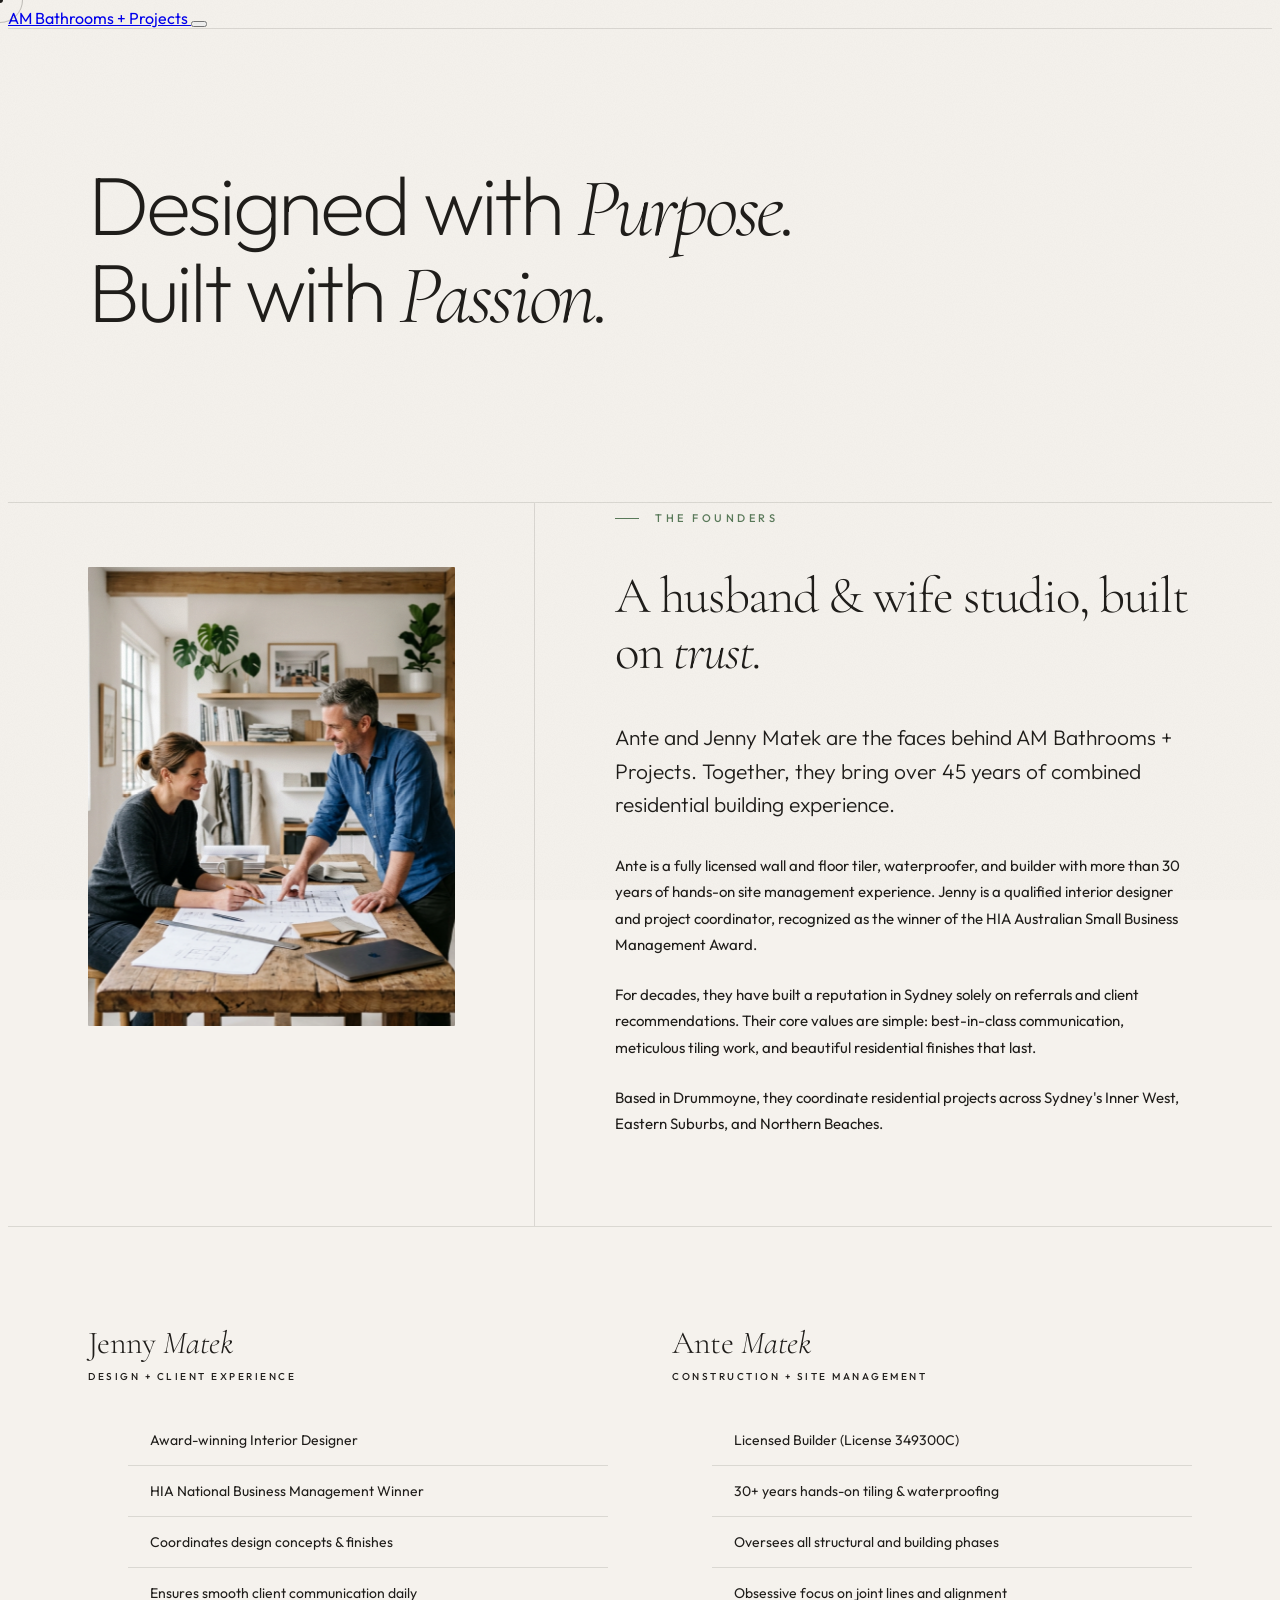
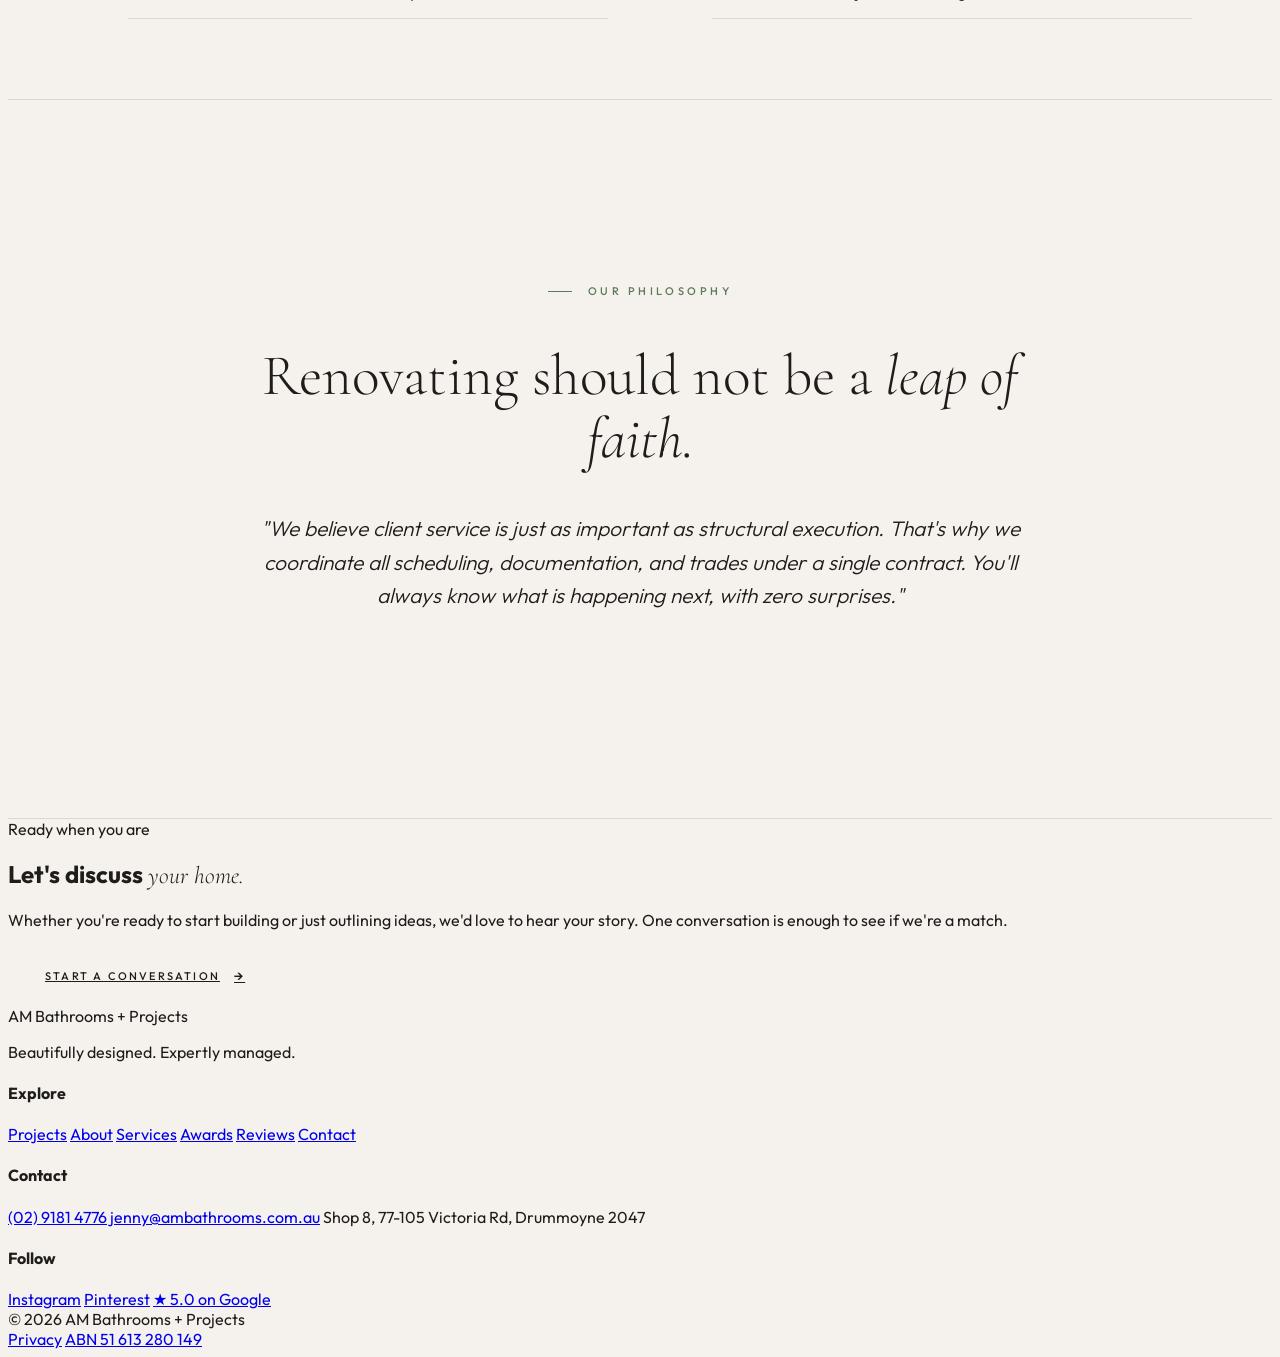
<file: about.html>
<!doctype html>
<html lang="en">
<head>
  <meta charset="utf-8" />
  <meta name="viewport" content="width=device-width,initial-scale=1" />
  <title>About AM Bathrooms + Projects | Sydney Renovation Specialists</title>
  <meta name="description" content="AM Bathrooms + Projects is a boutique renovation company based in Drummoyne, Sydney. Award-winning team serving the inner west and northern beaches." />
  
  <!-- Fonts -->
  <link rel="preconnect" href="https://fonts.googleapis.com">
  <link rel="preconnect" href="https://fonts.gstatic.com" crossorigin>
  <link href="https://fonts.googleapis.com/css2?family=Cormorant+Garamond:ital,wght@0,300;0,400;0,500;1,300;1,400&family=Outfit:wght@200;300;400;500&display=swap" rel="stylesheet">
  
  <script>document.documentElement.classList.add('am')</script>
  <link rel="stylesheet" href="animations.css">
  
  <style>
    /* About Specific Overrides */
    .about-hero {
      display: grid;
      grid-template-columns: 5fr 7fr;
      position: relative;
    }
    .about-text {
      padding-top: 8px;
    }
    .about-text h2 {
      font-family: var(--font-serif);
      font-weight: 300;
      font-size: clamp(32px, 4vw, 56px);
      letter-spacing: -0.025em;
      color: var(--ink);
      line-height: 1.1;
      margin-bottom: 40px;
    }
    .about-text .lead {
      font-family: var(--font-sans);
      font-weight: 300;
      font-size: 21px;
      line-height: 1.6;
      margin-bottom: 32px;
      color: var(--ink);
    }
    .about-text p {
      font-family: var(--font-sans);
      font-size: 15px;
      color: var(--ink-muted);
      line-height: 1.75;
      margin-bottom: 24px;
    }

    .credentials-box {
      display: grid;
      grid-template-columns: 1fr 1fr;
      gap: 64px;
    }
    .cred-col h3 {
      font-family: var(--font-serif);
      font-weight: 300;
      font-size: 32px;
      color: var(--ink);
      margin-bottom: 8px;
    }
    .cred-col .role {
      font-family: var(--font-sans);
      font-size: 10px;
      font-weight: 500;
      letter-spacing: 0.25em;
      color: var(--ink-muted);
      text-transform: uppercase;
      margin-bottom: 32px;
    }
    .cred-col ul {
      list-style: none;
    }
    .cred-col li {
      font-family: var(--font-sans);
      font-size: 14px;
      color: var(--ink);
      padding: 16px 0;
      border-bottom: 1px solid var(--grid-line-color);
      display: flex;
      align-items: center;
      gap: 16px;
    }
    .cred-col li::before {
      content: '';
      width: 6px;
      height: 6px;
      border-radius: 50%;
      background-color: var(--accent);
    }
    
    @media (max-width: 1100px) {
      .about-hero {
        grid-template-columns: 1fr;
      }
      .credentials-box {
        grid-template-columns: 1fr;
        gap: 48px;
      }
    }
  </style>
</head>
<body>

  <!-- Header -->
  <header class="nav border-b">
    <a href="index.html" class="brand" aria-label="AM Bathrooms and Projects, home">
      <span class="mark">AM</span>
      <span class="wm">Bathrooms + Projects</span>
    </a>
    <button class="hamburger" aria-label="Open menu"><span></span><span></span><span></span></button>
  </header>

  <!-- Page Header -->
  <section class="page-head border-b">
    <div class="grid-cell" style="padding: 96px 80px;">
      <div class="clip-wrap">
        <div class="sub-eyebrow clip-item">About Us</div>
      </div>
      <h1 class="clip-wrap" style="font-size: clamp(48px, 6.5vw, 96px); font-weight: 200; letter-spacing: -0.04em; line-height: 1.0; margin-top: 24px;">
        Designed with <em class="serif-italic">Purpose.</em><br>
        Built with <em class="serif-italic">Passion.</em>
      </h1>
    </div>
  </section>

  <!-- About Hero -->
  <section class="about-main border-b">
    <div class="about-hero">
      <div class="grid-cell">
        <div class="zoom-image-container" style="aspect-ratio: 4/5;">
          <img src="assets/team-founders.png" alt="Ante and Jenny Matek in their Drummoyne design studio">
        </div>
        <div class="vertical-divider-line"></div>
      </div>
      <div class="grid-cell about-text">
        <div class="sub-eyebrow reveal-fade-up" style="margin-bottom: 24px;">The Founders</div>
        <h2 class="reveal-fade-up">A husband & wife studio, built on <em class="serif-italic">trust.</em></h2>
        <p class="lead reveal-fade-up">Ante and Jenny Matek are the faces behind AM Bathrooms + Projects. Together, they bring over 45 years of combined residential building experience.</p>
        <p class="reveal-fade-up">Ante is a fully licensed wall and floor tiler, waterproofer, and builder with more than 30 years of hands-on site management experience. Jenny is a qualified interior designer and project coordinator, recognized as the winner of the HIA Australian Small Business Management Award.</p>
        <p class="reveal-fade-up">For decades, they have built a reputation in Sydney solely on referrals and client recommendations. Their core values are simple: best-in-class communication, meticulous tiling work, and beautiful residential finishes that last.</p>
        <p class="reveal-fade-up">Based in Drummoyne, they coordinate residential projects across Sydney's Inner West, Eastern Suburbs, and Northern Beaches.</p>
      </div>
    </div>
  </section>

  <!-- Credentials -->
  <section class="credentials border-b">
    <div class="grid-cell">
      <div class="credentials-box">
        <div class="cred-col">
          <h3>Jenny <em class="serif-italic">Matek</em></h3>
          <div class="role">Design + Client Experience</div>
          <ul>
            <li>Award-winning Interior Designer</li>
            <li>HIA National Business Management Winner</li>
            <li>Coordinates design concepts & finishes</li>
            <li>Ensures smooth client communication daily</li>
          </ul>
        </div>
        <div class="cred-col">
          <h3>Ante <em class="serif-italic">Matek</em></h3>
          <div class="role">Construction + Site Management</div>
          <ul>
            <li>Licensed Builder (License 349300C)</li>
            <li>30+ years hands-on tiling & waterproofing</li>
            <li>Oversees all structural and building phases</li>
            <li>Obsessive focus on joint lines and alignment</li>
          </ul>
        </div>
      </div>
    </div>
  </section>

  <!-- Philosophy -->
  <section class="philosophy border-b" style="padding: 120px 0; text-align: center;">
    <div class="grid-cell" style="max-width: 800px; margin: 0 auto;">
      <div class="sub-eyebrow reveal-fade-up" style="justify-content: center; margin-bottom: 32px;">Our philosophy</div>
      <h2 class="reveal-fade-up" style="font-family: var(--font-serif); font-size: clamp(32px, 4.5vw, 64px); font-weight: 300; line-height: 1.1; margin-bottom: 40px; color: var(--ink);">
        Renovating should not be a <em class="serif-italic">leap of faith.</em>
      </h2>
      <p class="reveal-fade-up" style="font-size: 21px; font-weight: 300; color: var(--ink-muted); line-height: 1.6; font-style: italic;">
        "We believe client service is just as important as structural execution. That's why we coordinate all scheduling, documentation, and trades under a single contract. You'll always know what is happening next, with zero surprises."
      </p>
    </div>
  </section>

  <!-- Final CTA -->
  <section class="cta">
    <div class="cta-inner reveal-fade-up">
      <div class="section-eyebrow">Ready when you are</div>
      <h2>Let's discuss <em class="serif-italic">your home.</em></h2>
      <p>Whether you're ready to start building or just outlining ideas, we'd love to hear your story. One conversation is enough to see if we're a match.</p>
      <a href="contact.html" class="btn btn-inverted">Start a conversation <span class="arrow">→</span></a>
    </div>
  </section>

  <!-- Footer -->
  <footer class="footer">
    <div class="footer-grid">
      <div class="footer-brand">
        <span class="mark">AM</span>
        <span class="wm">Bathrooms + Projects</span>
        <p class="tag">Beautifully designed. Expertly managed.</p>
      </div>
      <div class="footer-col">
        <h4>Explore</h4>
        <a href="projects.html">Projects</a>
        <a href="about.html">About</a>
        <a href="services.html">Services</a>
        <a href="awards.html">Awards</a>
        <a href="reviews.html">Reviews</a>
        <a href="contact.html">Contact</a>
      </div>
      <div class="footer-col">
        <h4>Contact</h4>
        <a href="tel:+61291814776">(02) 9181 4776</a>
        <a href="mailto:jenny@ambathrooms.com.au">jenny@ambathrooms.com.au</a>
        <span>Shop 8, 77-105 Victoria Rd, Drummoyne 2047</span>
      </div>
      <div class="footer-col">
        <h4>Follow</h4>
        <a href="#">Instagram</a>
        <a href="#">Pinterest</a>
        <a href="#" class="accent">★ 5.0 on Google</a>
      </div>
    </div>
    <div class="footer-bottom">
      <span>© 2026 AM Bathrooms + Projects</span>
      <div class="links">
        <a href="#">Privacy</a>
        <a href="#">ABN 51 613 280 149</a>
      </div>
    </div>
  </footer>

  <script src="animations.js"></script>
</body>
</html>
</file>
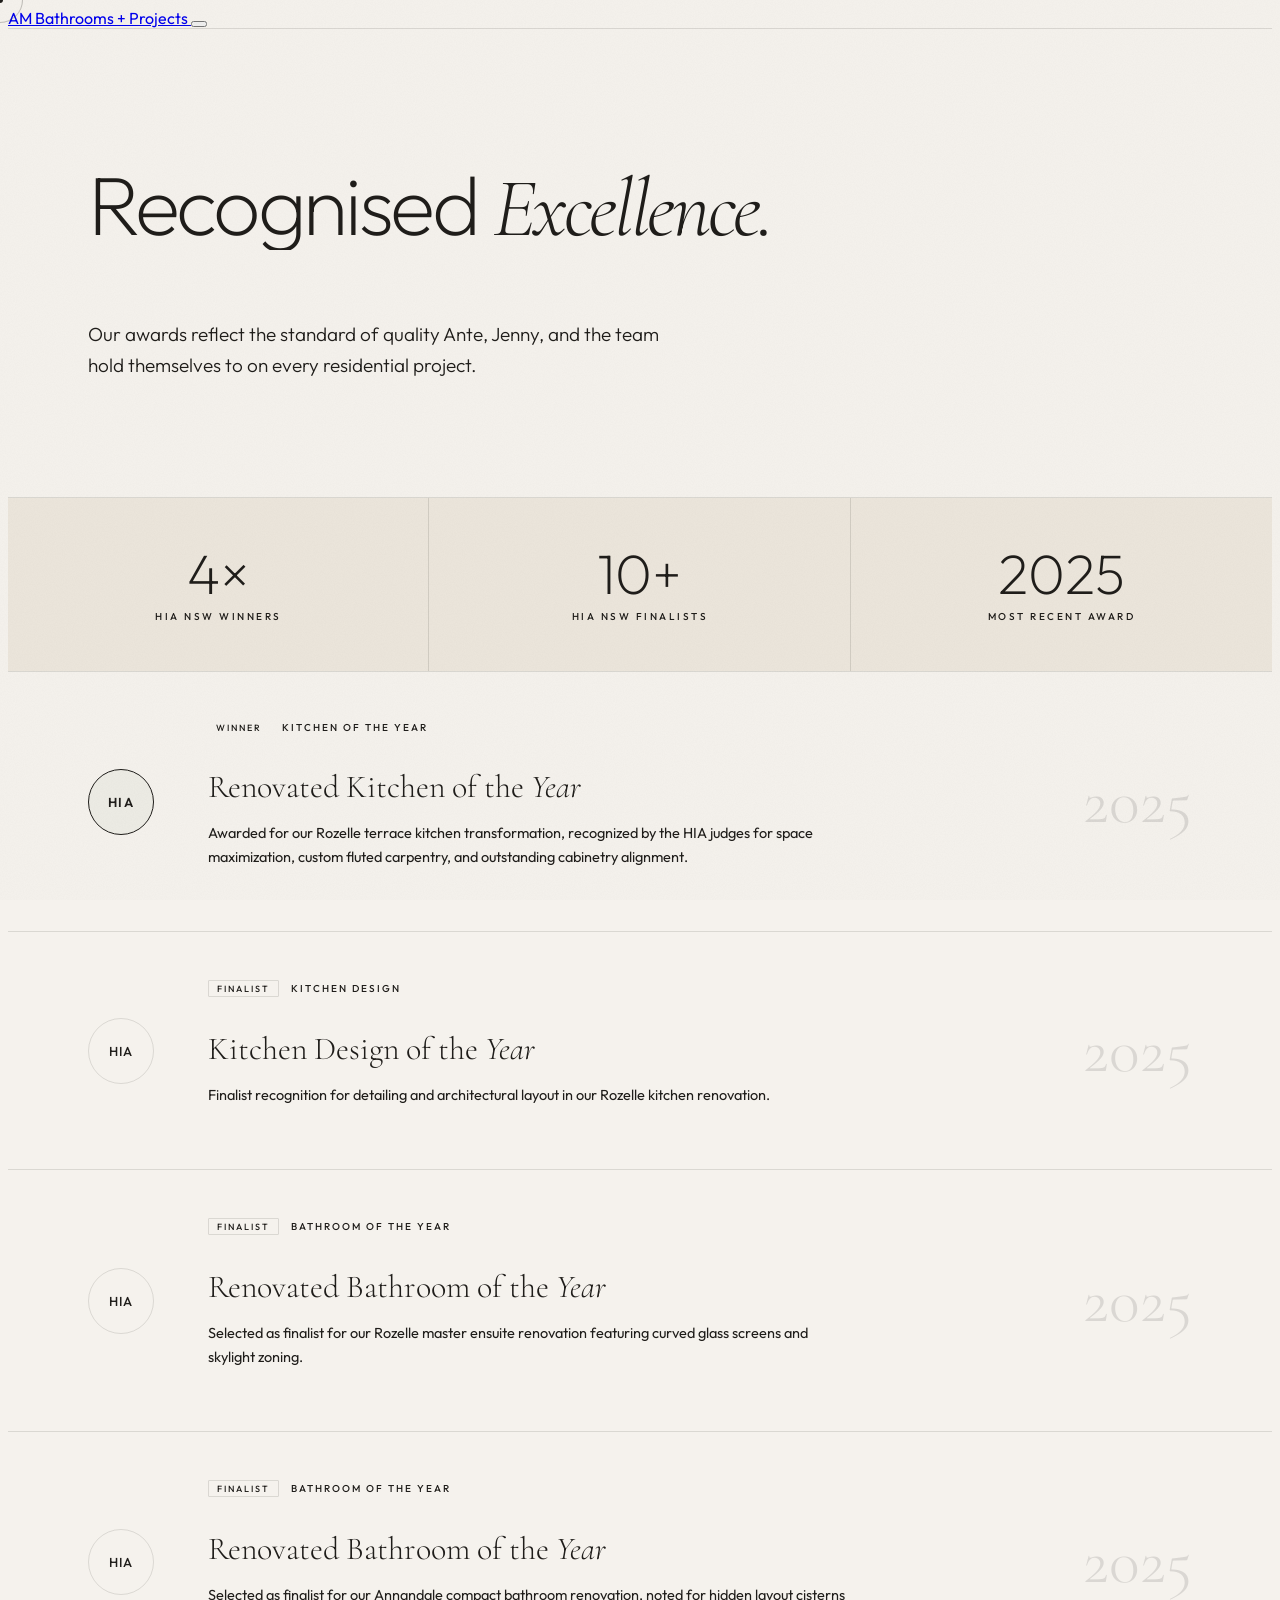
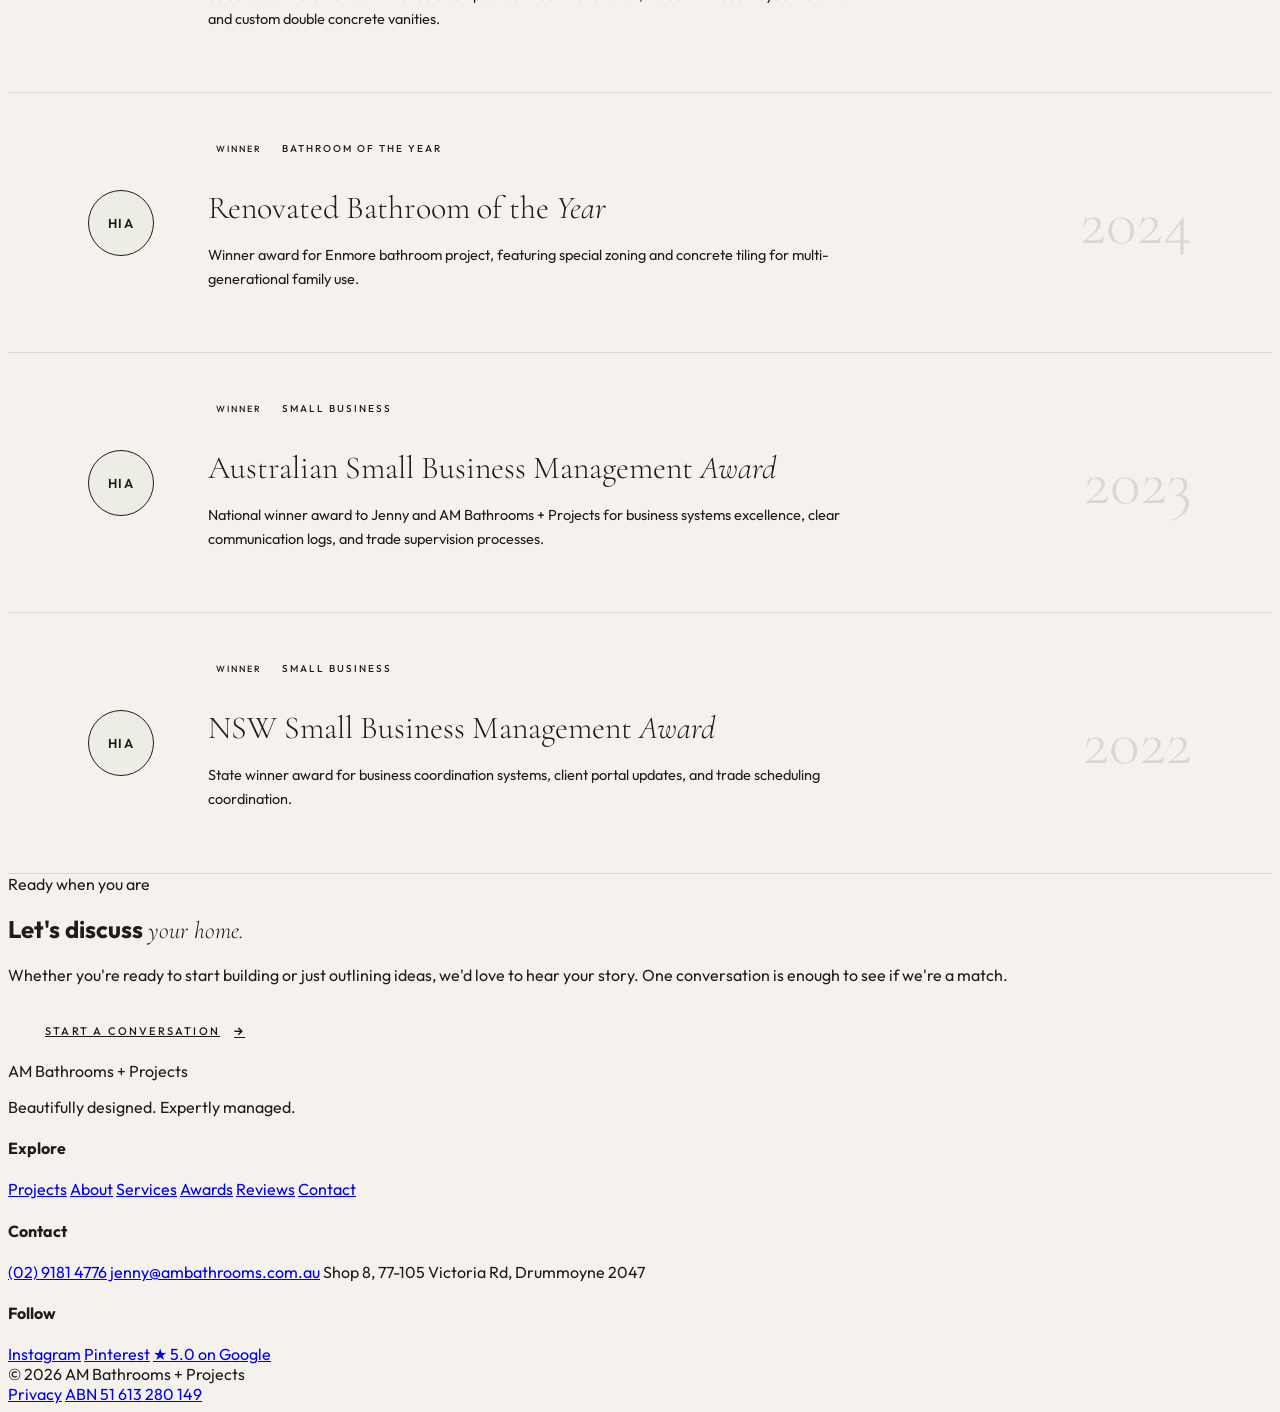
<file: awards.html>
<!doctype html>
<html lang="en">
<head>
  <meta charset="utf-8" />
  <meta name="viewport" content="width=device-width,initial-scale=1" />
  <title>Awards & Recognition | AM Bathrooms + Projects | HIA Award Winners Sydney</title>
  <meta name="description" content="AM Bathrooms + Projects has been recognised by the Housing Industry Association (HIA) for bathroom, kitchen, and renovation excellence." />
  
  <!-- Fonts -->
  <link rel="preconnect" href="https://fonts.googleapis.com">
  <link rel="preconnect" href="https://fonts.gstatic.com" crossorigin>
  <link href="https://fonts.googleapis.com/css2?family=Cormorant+Garamond:ital,wght@0,300;0,400;0,500;1,300;1,400&family=Outfit:wght@200;300;400;500&display=swap" rel="stylesheet">
  
  <script>document.documentElement.classList.add('am')</script>
  <link rel="stylesheet" href="animations.css">
  
  <style>
    /* Awards Specific Overrides */
    .tally-strip {
      display: grid;
      grid-template-columns: repeat(3, 1fr);
      width: 100%;
      background: var(--surface-alt, #ece6dc);
    }
    .tally-cell {
      text-align: center;
      padding: 48px 0;
      position: relative;
    }
    .tally-cell .number {
      font-family: var(--font-sans);
      font-weight: 200;
      font-size: 56px;
      color: var(--accent);
      line-height: 1;
      margin-bottom: 8px;
    }
    .tally-cell .label {
      font-family: var(--font-sans);
      font-size: 10px;
      font-weight: 500;
      letter-spacing: 0.25em;
      color: var(--ink-muted);
      text-transform: uppercase;
    }

    .awards-list {
      display: flex;
      flex-direction: column;
      width: 100%;
    }
    .award-row {
      display: grid;
      grid-template-columns: 120px 1fr 140px;
      align-items: center;
      padding: 48px 80px;
      position: relative;
      transition: all 0.4s cubic-bezier(0.16, 1, 0.3, 1);
    }
    .award-row:hover {
      background-color: var(--surface);
      padding-left: 96px;
      padding-right: 64px;
    }
    .award-mark {
      width: 64px;
      height: 64px;
      border: 1px solid var(--grid-line-color);
      border-radius: 50%;
      display: flex;
      align-items: center;
      justify-content: center;
      font-family: var(--font-sans);
      font-size: 13px;
      font-weight: 500;
      letter-spacing: 0.1em;
      color: var(--accent);
      background-color: var(--bg);
      transition: border-color 0.3s ease;
    }
    .award-row:hover .award-mark {
      border-color: var(--accent);
    }
    .award-mark.win {
      border-color: var(--accent);
      background-color: rgba(90, 122, 90, 0.05);
      font-weight: 600;
    }
    .award-detail h3 {
      font-family: var(--font-serif);
      font-size: 32px;
      font-weight: 300;
      color: var(--ink);
      line-height: 1.25;
      margin-bottom: 8px;
    }
    .award-detail .award-meta {
      font-family: var(--font-sans);
      font-size: 10px;
      font-weight: 500;
      letter-spacing: 0.2em;
      text-transform: uppercase;
      color: var(--accent);
      margin-bottom: 12px;
      display: flex;
      align-items: center;
      gap: 12px;
    }
    .award-detail .award-meta .pill {
      font-size: 9px;
      padding: 2px 8px;
      background-color: var(--accent);
      color: var(--bg);
      border-radius: 1px;
    }
    .award-detail .award-meta .pill.finalist {
      background-color: transparent;
      color: var(--ink-muted);
      border: 1px solid var(--grid-line-color);
    }
    .award-detail p.description {
      font-family: var(--font-sans);
      font-size: 14.5px;
      color: var(--ink-muted);
      line-height: 1.65;
      max-width: 640px;
    }
    .award-year-side {
      text-align: right;
      font-family: var(--font-serif);
      font-size: 64px;
      font-weight: 300;
      color: var(--grid-line-color);
      line-height: 1;
      transition: color 0.3s ease;
    }
    .award-row:hover .award-year-side {
      color: var(--accent);
    }

    @media (max-width: 1100px) {
      .tally-strip {
        grid-template-columns: 1fr;
      }
      .tally-cell {
        padding: 32px 0;
      }
      .tally-cell:not(:last-child)::after {
        content: '';
        position: absolute;
        bottom: 0;
        left: 20%;
        right: 20%;
        height: 1px;
        background-color: var(--grid-line-color);
      }
      .award-row {
        grid-template-columns: 1fr;
        gap: 24px;
        padding: 40px 32px;
      }
      .award-row:hover {
        padding-left: 32px;
        padding-right: 32px;
      }
      .award-year-side {
        text-align: left;
        font-size: 48px;
      }
    }
  </style>
</head>
<body>

  <!-- Header -->
  <header class="nav border-b">
    <a href="index.html" class="brand" aria-label="AM Bathrooms and Projects, home">
      <span class="mark">AM</span>
      <span class="wm">Bathrooms + Projects</span>
    </a>
    <button class="hamburger" aria-label="Open menu"><span></span><span></span><span></span></button>
  </header>

  <!-- Page Header -->
  <section class="page-head border-b">
    <div class="grid-cell" style="padding: 96px 80px;">
      <div class="clip-wrap">
        <div class="sub-eyebrow clip-item">Awards & Recognition</div>
      </div>
      <h1 class="clip-wrap" style="font-size: clamp(48px, 6.5vw, 96px); font-weight: 200; letter-spacing: -0.04em; line-height: 1.0; margin-top: 24px;">
        Recognised <em class="serif-italic">Excellence.</em>
      </h1>
      <p class="reveal-fade-up" style="font-size: 19px; font-weight: 300; color: var(--ink-muted); max-width: 600px; line-height: 1.65; margin-top: 32px;">
        Our awards reflect the standard of quality Ante, Jenny, and the team hold themselves to on every residential project.
      </p>
    </div>
  </section>

  <!-- Tally Strip -->
  <section class="tally border-b">
    <div class="tally-strip">
      <div class="tally-cell">
        <div class="number">4×</div>
        <div class="label">HIA NSW Winners</div>
        <div class="vertical-divider-line"></div>
      </div>
      <div class="tally-cell">
        <div class="number">10+</div>
        <div class="label">HIA NSW Finalists</div>
        <div class="vertical-divider-line"></div>
      </div>
      <div class="tally-cell">
        <div class="number">2025</div>
        <div class="label">Most Recent Award</div>
      </div>
    </div>
  </section>

  <!-- Awards Timeline -->
  <section class="awards border-b">
    <div class="awards-list">

      <!-- Award 1 -->
      <div class="award-row">
        <div class="award-mark win">HIA</div>
        <div class="award-detail">
          <div class="award-meta">
            <span class="pill">Winner</span>
            <span>Kitchen of the Year</span>
          </div>
          <h3>Renovated Kitchen of the <em class="serif-italic">Year</em></h3>
          <p class="description">Awarded for our Rozelle terrace kitchen transformation, recognized by the HIA judges for space maximization, custom fluted carpentry, and outstanding cabinetry alignment.</p>
        </div>
        <div class="award-year-side">2025</div>
        <div class="horizontal-divider-line"></div>
      </div>

      <!-- Award 2 -->
      <div class="award-row">
        <div class="award-mark">HIA</div>
        <div class="award-detail">
          <div class="award-meta">
            <span class="pill finalist">Finalist</span>
            <span>Kitchen Design</span>
          </div>
          <h3>Kitchen Design of the <em class="serif-italic">Year</em></h3>
          <p class="description">Finalist recognition for detailing and architectural layout in our Rozelle kitchen renovation.</p>
        </div>
        <div class="award-year-side">2025</div>
        <div class="horizontal-divider-line"></div>
      </div>

      <!-- Award 3 -->
      <div class="award-row">
        <div class="award-mark">HIA</div>
        <div class="award-detail">
          <div class="award-meta">
            <span class="pill finalist">Finalist</span>
            <span>Bathroom of the Year</span>
          </div>
          <h3>Renovated Bathroom of the <em class="serif-italic">Year</em></h3>
          <p class="description">Selected as finalist for our Rozelle master ensuite renovation featuring curved glass screens and skylight zoning.</p>
        </div>
        <div class="award-year-side">2025</div>
        <div class="horizontal-divider-line"></div>
      </div>

      <!-- Award 4 -->
      <div class="award-row">
        <div class="award-mark">HIA</div>
        <div class="award-detail">
          <div class="award-meta">
            <span class="pill finalist">Finalist</span>
            <span>Bathroom of the Year</span>
          </div>
          <h3>Renovated Bathroom of the <em class="serif-italic">Year</em></h3>
          <p class="description">Selected as finalist for our Annandale compact bathroom renovation, noted for hidden layout cisterns and custom double concrete vanities.</p>
        </div>
        <div class="award-year-side">2025</div>
        <div class="horizontal-divider-line"></div>
      </div>

      <!-- Award 5 -->
      <div class="award-row">
        <div class="award-mark win">HIA</div>
        <div class="award-detail">
          <div class="award-meta">
            <span class="pill">Winner</span>
            <span>Bathroom of the Year</span>
          </div>
          <h3>Renovated Bathroom of the <em class="serif-italic">Year</em></h3>
          <p class="description">Winner award for Enmore bathroom project, featuring special zoning and concrete tiling for multi-generational family use.</p>
        </div>
        <div class="award-year-side">2024</div>
        <div class="horizontal-divider-line"></div>
      </div>

      <!-- Award 6 -->
      <div class="award-row">
        <div class="award-mark win">HIA</div>
        <div class="award-detail">
          <div class="award-meta">
            <span class="pill">Winner</span>
            <span>Small Business</span>
          </div>
          <h3>Australian Small Business Management <em class="serif-italic">Award</em></h3>
          <p class="description">National winner award to Jenny and AM Bathrooms + Projects for business systems excellence, clear communication logs, and trade supervision processes.</p>
        </div>
        <div class="award-year-side">2023</div>
        <div class="horizontal-divider-line"></div>
      </div>

      <!-- Award 7 -->
      <div class="award-row">
        <div class="award-mark win">HIA</div>
        <div class="award-detail">
          <div class="award-meta">
            <span class="pill">Winner</span>
            <span>Small Business</span>
          </div>
          <h3>NSW Small Business Management <em class="serif-italic">Award</em></h3>
          <p class="description">State winner award for business coordination systems, client portal updates, and trade scheduling coordination.</p>
        </div>
        <div class="award-year-side">2022</div>
      </div>

    </div>
  </section>

  <!-- Final CTA -->
  <section class="cta">
    <div class="cta-inner reveal-fade-up">
      <div class="section-eyebrow">Ready when you are</div>
      <h2>Let's discuss <em class="serif-italic">your home.</em></h2>
      <p>Whether you're ready to start building or just outlining ideas, we'd love to hear your story. One conversation is enough to see if we're a match.</p>
      <a href="contact.html" class="btn btn-inverted">Start a conversation <span class="arrow">→</span></a>
    </div>
  </section>

  <!-- Footer -->
  <footer class="footer">
    <div class="footer-grid">
      <div class="footer-brand">
        <span class="mark">AM</span>
        <span class="wm">Bathrooms + Projects</span>
        <p class="tag">Beautifully designed. Expertly managed.</p>
      </div>
      <div class="footer-col">
        <h4>Explore</h4>
        <a href="projects.html">Projects</a>
        <a href="about.html">About</a>
        <a href="services.html">Services</a>
        <a href="awards.html">Awards</a>
        <a href="reviews.html">Reviews</a>
        <a href="contact.html">Contact</a>
      </div>
      <div class="footer-col">
        <h4>Contact</h4>
        <a href="tel:+61291814776">(02) 9181 4776</a>
        <a href="mailto:jenny@ambathrooms.com.au">jenny@ambathrooms.com.au</a>
        <span>Shop 8, 77-105 Victoria Rd, Drummoyne 2047</span>
      </div>
      <div class="footer-col">
        <h4>Follow</h4>
        <a href="#">Instagram</a>
        <a href="#">Pinterest</a>
        <a href="#" class="accent">★ 5.0 on Google</a>
      </div>
    </div>
    <div class="footer-bottom">
      <span>© 2026 AM Bathrooms + Projects</span>
      <div class="links">
        <a href="#">Privacy</a>
        <a href="#">ABN 51 613 280 149</a>
      </div>
    </div>
  </footer>

  <script src="animations.js"></script>
</body>
</html>
</file>
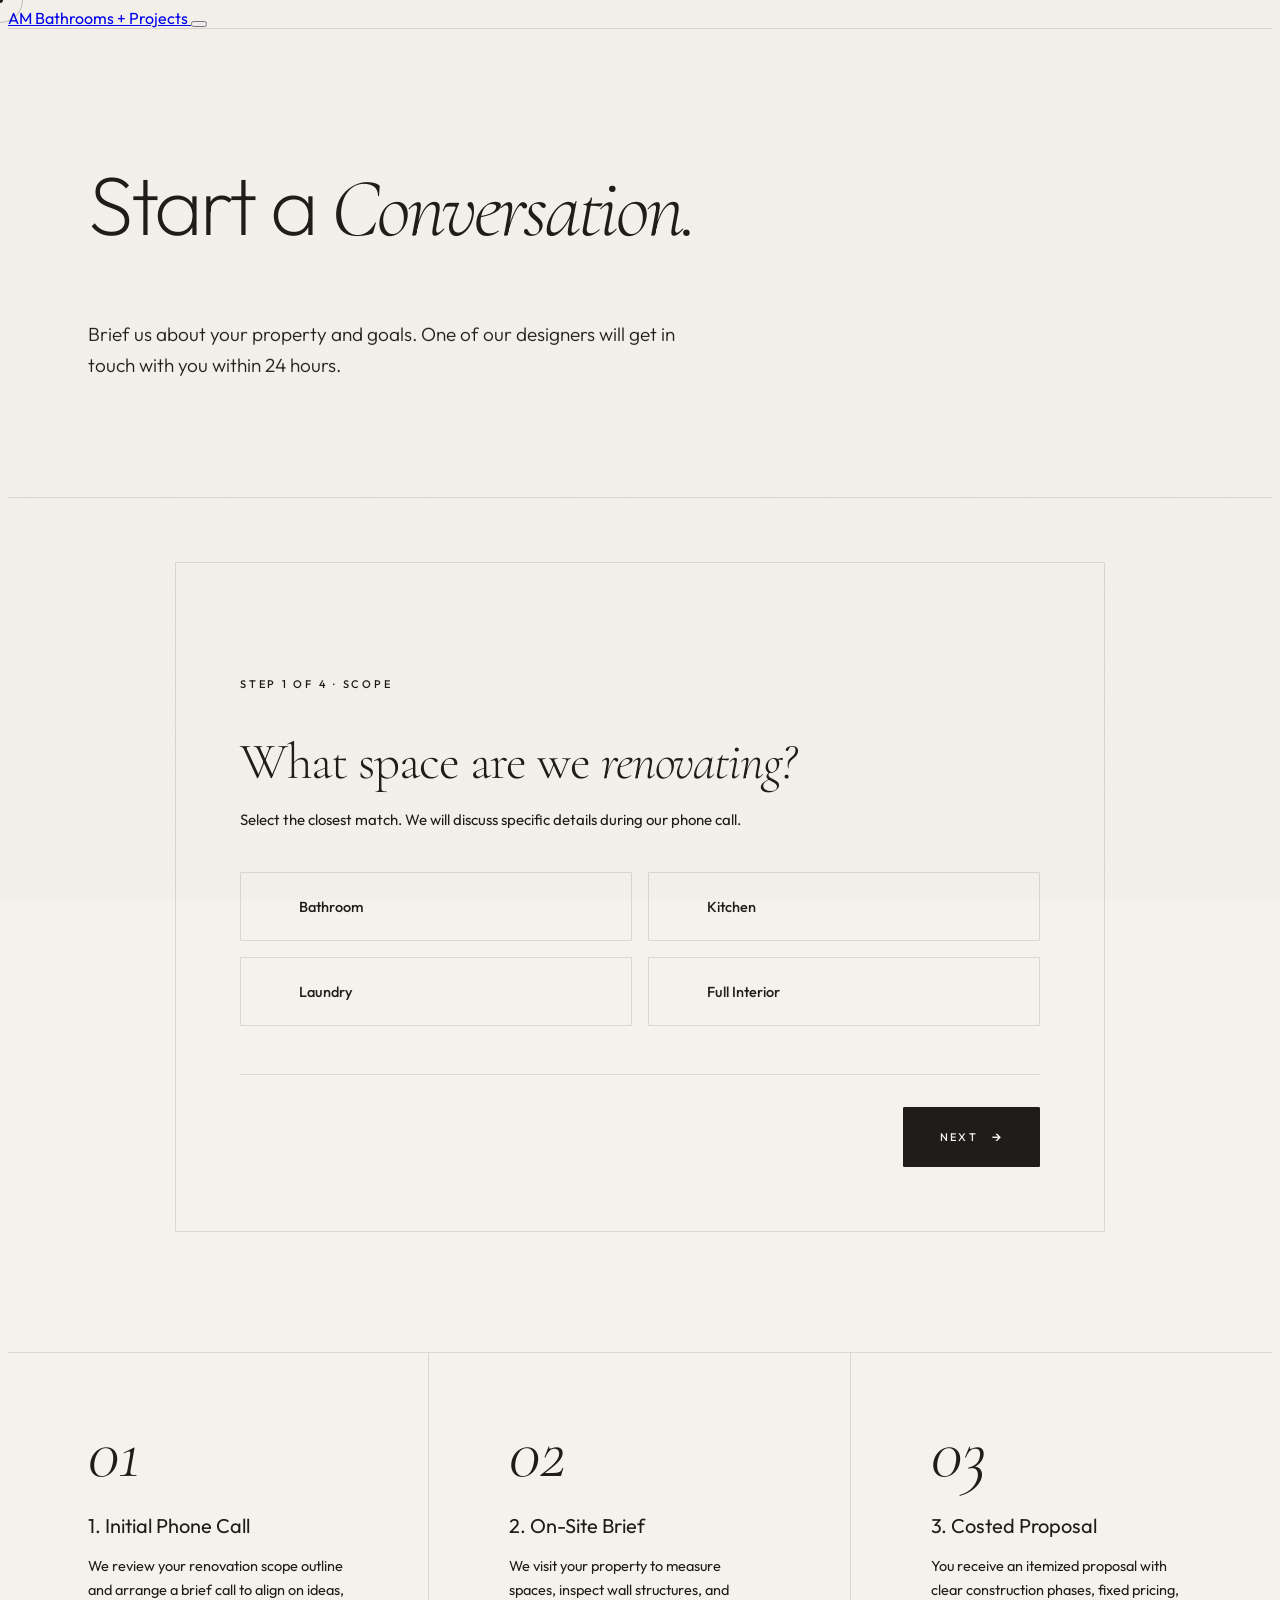
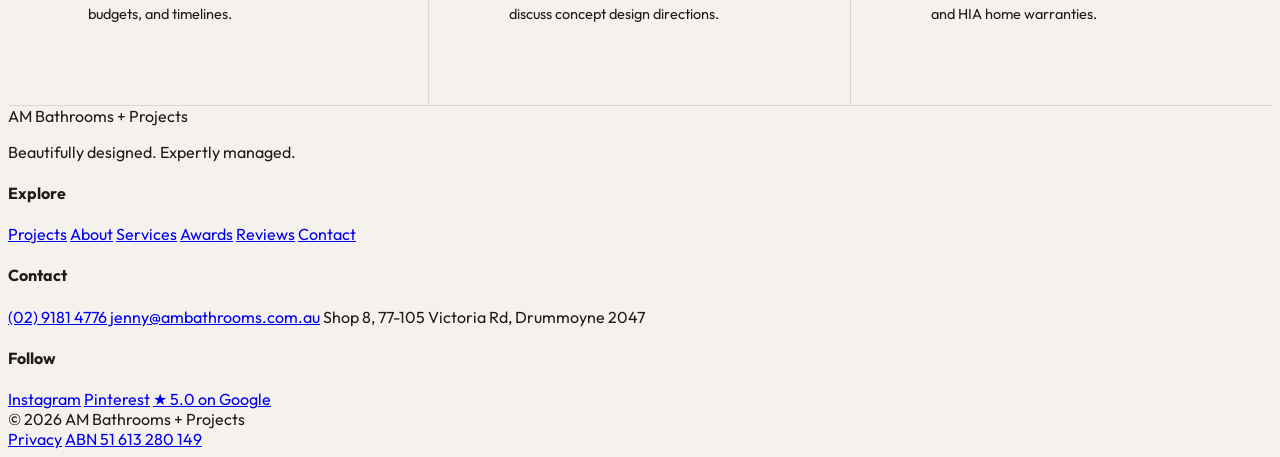
<file: contact.html>
<!doctype html>
<html lang="en">
<head>
  <meta charset="utf-8" />
  <meta name="viewport" content="width=device-width,initial-scale=1" />
  <title>Get in Touch | AM Bathrooms + Projects | Bathroom Renovation Enquiries Sydney</title>
  <meta name="description" content="Ready to discuss your renovation? Contact AM Bathrooms + Projects. We serve homeowners across Sydney's Inner West, Eastern Suburbs, and Northern Beaches." />
  
  <!-- Fonts -->
  <link rel="preconnect" href="https://fonts.googleapis.com">
  <link rel="preconnect" href="https://fonts.gstatic.com" crossorigin>
  <link href="https://fonts.googleapis.com/css2?family=Cormorant+Garamond:ital,wght@0,300;0,400;0,500;1,300;1,400&family=Outfit:wght@200;300;400;500&display=swap" rel="stylesheet">
  
  <script>document.documentElement.classList.add('am')</script>
  <link rel="stylesheet" href="animations.css">
  
  <style>
    /* Contact Specific Overrides */
    .form-wrap {
      padding: 64px 80px 120px;
    }
    .form-container {
      max-width: 800px;
      margin: 0 auto;
      background: var(--surface);
      border: 1px solid var(--grid-line-color);
      border-radius: 1px;
      padding: 64px;
    }

    .step-progress {
      display: flex;
      gap: 12px;
      margin-bottom: 48px;
    }
    .step-bar {
      flex: 1;
      height: 2px;
      background: var(--line);
      transition: background 0.4s ease;
    }
    .step-bar.complete {
      background: var(--accent);
    }
    .step-bar.active {
      background: var(--ink);
    }

    .step-meta {
      font-family: var(--font-sans);
      font-size: 11px;
      font-weight: 500;
      letter-spacing: 0.25em;
      color: var(--accent);
      text-transform: uppercase;
      margin-bottom: 24px;
    }

    .step {
      display: none;
    }
    .step.active {
      display: block;
      animation: fadein 0.45s cubic-bezier(0.16, 1, 0.3, 1);
    }
    @keyframes fadein {
      from { opacity: 0; transform: translateY(16px); }
      to { opacity: 1; transform: translateY(0); }
    }

    .step h2 {
      font-family: var(--font-serif);
      font-weight: 300;
      font-size: clamp(32px, 4vw, 52px);
      letter-spacing: -0.02em;
      color: var(--ink);
      line-height: 1.15;
      margin-bottom: 16px;
    }
    .step .step-hint {
      font-family: var(--font-sans);
      font-size: 15px;
      color: var(--ink-muted);
      line-height: 1.6;
      margin-bottom: 40px;
    }

    /* Radio cards */
    .radio-cards {
      display: grid;
      grid-template-columns: 1fr 1fr;
      gap: 16px;
      margin-bottom: 48px;
    }
    .radio-card {
      display: flex;
      align-items: center;
      gap: 16px;
      padding: 24px;
      border: 1px solid var(--grid-line-color);
      background: var(--bg);
      cursor: pointer;
      border-radius: 1px;
      transition: all 0.3s cubic-bezier(0.16, 1, 0.3, 1);
    }
    .radio-card:hover {
      border-color: var(--accent);
      background-color: var(--surface);
    }
    .radio-card input {
      position: absolute;
      opacity: 0;
      pointer-events: none;
    }
    .radio-card .dot {
      width: 18px;
      height: 18px;
      border: 1px solid var(--ink-muted);
      border-radius: 50%;
      flex-shrink: 0;
      position: relative;
      transition: all 0.3s ease;
    }
    .radio-card .dot::after {
      content: '';
      position: absolute;
      top: 50%;
      left: 50%;
      transform: translate(-50%, -50%) scale(0);
      width: 8px;
      height: 8px;
      background: var(--accent);
      border-radius: 50%;
      transition: transform 0.25s cubic-bezier(0.175, 0.885, 0.32, 1.275);
    }
    .radio-card .label {
      font-family: var(--font-sans);
      font-size: 14.5px;
      font-weight: 500;
      color: var(--ink);
    }
    .radio-card input:checked ~ .dot {
      border-color: var(--accent);
    }
    .radio-card input:checked ~ .dot::after {
      transform: translate(-50%, -50%) scale(1);
    }
    .radio-card:has(input:checked) {
      background: var(--surface-alt);
      border-color: var(--accent);
    }

    .radio-list {
      display: flex;
      flex-direction: column;
      gap: 12px;
      margin-bottom: 48px;
    }
    .radio-list .radio-card {
      padding: 20px 24px;
    }

    /* Text Inputs */
    .field {
      margin-bottom: 28px;
    }
    .field-row {
      display: grid;
      grid-template-columns: 1fr 1fr;
      gap: 16px;
    }
    .field label {
      font-family: var(--font-sans);
      font-size: 10px;
      font-weight: 500;
      letter-spacing: 0.25em;
      color: var(--ink-muted);
      text-transform: uppercase;
      display: block;
      margin-bottom: 12px;
    }
    .field input, .field textarea {
      width: 100%;
      font-family: var(--font-sans);
      font-size: 15px;
      font-weight: 400;
      color: var(--ink);
      background: var(--bg);
      border: 1px solid var(--grid-line-color);
      border-radius: 1px;
      padding: 18px 20px;
      transition: border-color 0.3s ease, background-color 0.3s ease;
    }
    .field input:focus, .field textarea:focus {
      outline: none;
      border-color: var(--ink);
      background-color: var(--surface);
    }
    .field input::placeholder, .field textarea::placeholder {
      color: var(--ink-faint);
    }
    .field textarea {
      resize: vertical;
      min-height: 120px;
      line-height: 1.6;
    }
    .field .hint {
      font-family: var(--font-sans);
      font-size: 12px;
      font-weight: 300;
      color: var(--ink-muted);
      margin-top: 8px;
      font-style: italic;
    }

    .step-nav {
      display: flex;
      align-items: center;
      justify-content: space-between;
      margin-top: 48px;
      padding-top: 32px;
      border-top: 1px solid var(--grid-line-color);
    }

    /* Confirmation */
    .confirm {
      display: none;
      text-align: center;
      padding: 32px 0;
    }
    .confirm.active {
      display: block;
      animation: fadein 0.5s ease;
    }
    .confirm .check {
      width: 64px;
      height: 64px;
      border: 1.5px solid var(--accent);
      border-radius: 50%;
      margin: 0 auto 32px;
      display: flex;
      align-items: center;
      justify-content: center;
      font-family: var(--font-sans);
      font-size: 32px;
      color: var(--accent);
    }
    .confirm h2 {
      font-family: var(--font-serif);
      font-weight: 300;
      font-size: 44px;
      letter-spacing: -0.02em;
      color: var(--ink);
      margin-bottom: 16px;
    }
    .confirm p {
      font-family: var(--font-sans);
      font-size: 16px;
      color: var(--ink-muted);
      line-height: 1.65;
      max-width: 460px;
      margin: 0 auto;
    }

    /* What to Expect */
    .expect-grid {
      display: grid;
      grid-template-columns: repeat(3, 1fr);
      width: 100%;
    }
    .expect-cell {
      position: relative;
      padding: 64px 80px;
    }
    .expect-cell .num {
      font-family: var(--font-serif);
      font-style: italic;
      font-weight: 200;
      font-size: 72px;
      color: var(--accent);
      line-height: 1;
      margin-bottom: 24px;
    }
    .expect-cell h3 {
      font-family: var(--font-sans);
      font-size: 20px;
      font-weight: 400;
      margin-bottom: 16px;
      color: var(--ink);
    }
    .expect-cell p {
      font-family: var(--font-sans);
      font-size: 14.5px;
      color: var(--ink-muted);
      line-height: 1.65;
    }

    @media (max-width: 1100px) {
      .form-wrap {
        padding: 48px 32px;
      }
      .form-container {
        padding: 40px 24px;
      }
      .radio-cards {
        grid-template-columns: 1fr;
      }
      .field-row {
        grid-template-columns: 1fr;
        gap: 0;
      }
      .expect-grid {
        grid-template-columns: 1fr;
      }
      .expect-cell {
        padding: 48px 32px;
      }
      .expect-cell:not(:last-child)::after {
        content: '';
        position: absolute;
        bottom: 0;
        left: 20%;
        right: 20%;
        height: 1px;
        background-color: var(--grid-line-color);
      }
    }
  </style>
</head>
<body>

  <!-- Header -->
  <header class="nav border-b">
    <a href="index.html" class="brand" aria-label="AM Bathrooms and Projects, home">
      <span class="mark">AM</span>
      <span class="wm">Bathrooms + Projects</span>
    </a>
    <button class="hamburger" aria-label="Open menu"><span></span><span></span><span></span></button>
  </header>

  <!-- Page Header -->
  <section class="page-head border-b">
    <div class="grid-cell" style="padding: 96px 80px;">
      <div class="clip-wrap">
        <div class="sub-eyebrow clip-item">Contact</div>
      </div>
      <h1 class="clip-wrap" style="font-size: clamp(48px, 6.5vw, 96px); font-weight: 200; letter-spacing: -0.04em; line-height: 1.0; margin-top: 24px;">
        Start a <em class="serif-italic">Conversation.</em>
      </h1>
      <p class="reveal-fade-up" style="font-size: 19px; font-weight: 300; color: var(--ink-muted); max-width: 600px; line-height: 1.65; margin-top: 32px;">
        Brief us about your property and goals. One of our designers will get in touch with you within 24 hours.
      </p>
    </div>
  </section>

  <!-- Brief Form Section -->
  <section class="form-wrap border-b">
    <div class="form-container" id="formContainer">

      <div class="step-progress" id="progress">
        <div class="step-bar active"></div>
        <div class="step-bar"></div>
        <div class="step-bar"></div>
        <div class="step-bar"></div>
      </div>

      <form id="contactForm" novalidate>

        <!-- Step 1: Scope -->
        <div class="step active" data-step="1">
          <div class="step-meta">Step 1 of 4 · Scope</div>
          <h2>What space are we <em class="serif-italic">renovating?</em></h2>
          <p class="step-hint">Select the closest match. We will discuss specific details during our phone call.</p>
          
          <div class="radio-cards">
            <label class="radio-card">
              <input type="radio" name="scope" value="bathroom">
              <span class="dot"></span>
              <span class="label">Bathroom</span>
            </label>
            <label class="radio-card">
              <input type="radio" name="scope" value="kitchen">
              <span class="dot"></span>
              <span class="label">Kitchen</span>
            </label>
            <label class="radio-card">
              <input type="radio" name="scope" value="laundry">
              <span class="dot"></span>
              <span class="label">Laundry</span>
            </label>
            <label class="radio-card">
              <input type="radio" name="scope" value="full">
              <span class="dot"></span>
              <span class="label">Full Interior</span>
            </label>
          </div>
          
          <div class="step-nav">
            <span></span>
            <button type="button" class="btn btn-primary" data-action="next">Next <span class="arrow">→</span></button>
          </div>
        </div>

        <!-- Step 2: Location -->
        <div class="step" data-step="2">
          <div class="step-meta">Step 2 of 4 · Location</div>
          <h2>Where is your property <em class="serif-italic">located?</em></h2>
          <p class="step-hint">We primarily service Sydney's Inner West, Eastern Suburbs, and Northern Beaches.</p>
          
          <div class="field">
            <label for="suburb">Suburb or postcode</label>
            <input type="text" id="suburb" name="suburb" placeholder="e.g. Lilyfield, Rozelle, Mosman, 2041">
          </div>
          
          <div class="step-nav">
            <button type="button" class="btn btn-secondary back" data-action="back" style="padding: 12px 24px; font-size: 10px;">← Back</button>
            <button type="button" class="btn btn-primary" data-action="next">Next <span class="arrow">→</span></button>
          </div>
        </div>

        <!-- Step 3: Timeline -->
        <div class="step" data-step="3">
          <div class="step-meta">Step 3 of 4 · Timeline</div>
          <h2>Where are you in the <em class="serif-italic">planning stage?</em></h2>
          <p class="step-hint">Select the description that best fits your current project status.</p>
          
          <div class="radio-list">
            <label class="radio-card">
              <input type="radio" name="timeline" value="exploring">
              <span class="dot"></span>
              <span class="label">Just starting to explore ideas</span>
            </label>
            <label class="radio-card">
              <input type="radio" name="timeline" value="budget">
              <span class="dot"></span>
              <span class="label">Have a rough budget outline</span>
            </label>
            <label class="radio-card">
              <input type="radio" name="timeline" value="quotes">
              <span class="dot"></span>
              <span class="label">Ready to get competitive quotes</span>
            </label>
            <label class="radio-card">
              <input type="radio" name="timeline" value="soon">
              <span class="dot"></span>
              <span class="label">Ready to begin site works soon</span>
            </label>
          </div>
          
          <div class="step-nav">
            <button type="button" class="btn btn-secondary back" data-action="back" style="padding: 12px 24px; font-size: 10px;">← Back</button>
            <button type="button" class="btn btn-primary" data-action="next">Next <span class="arrow">→</span></button>
          </div>
        </div>

        <!-- Step 4: Contact Details -->
        <div class="step" data-step="4">
          <div class="step-meta">Step 4 of 4 · Contact Details</div>
          <h2>How do we <em class="serif-italic">reach you?</em></h2>
          <p class="step-hint">Share your details for a quick, obligation-free consultation call.</p>
          
          <div class="field-row">
            <div class="field">
              <label for="first">First name</label>
              <input type="text" id="first" name="first" placeholder="e.g. Sarah">
            </div>
            <div class="field">
              <label for="last">Last name</label>
              <input type="text" id="last" name="last" placeholder="e.g. Kelly">
            </div>
          </div>
          <div class="field">
            <label for="email">Email address</label>
            <input type="email" id="email" name="email" placeholder="e.g. sarah@example.com">
          </div>
          <div class="field">
            <label for="phone">Phone number</label>
            <input type="tel" id="phone" name="phone" placeholder="e.g. 0400 000 000">
          </div>
          <div class="field">
            <label for="notes">Bespoke requirements (optional)</label>
            <textarea id="notes" name="notes" placeholder="A few sentences about your property, specific layout ideas, or design requirements..."></textarea>
          </div>
          
          <div class="step-nav">
            <button type="button" class="btn btn-secondary back" data-action="back" style="padding: 12px 24px; font-size: 10px;">← Back</button>
            <button type="submit" class="btn btn-primary">Share my brief <span class="arrow">→</span></button>
          </div>
        </div>

      </form>

      <!-- Confirmation -->
      <div class="confirm" id="confirm">
        <div class="check">✓</div>
        <h2>Brief <em class="serif-italic">Received.</em></h2>
        <p>Thank you. Jenny or Ante will review your scope outline and contact you by phone within 24 hours.</p>
      </div>

    </div>
  </section>

  <!-- What to Expect Grid -->
  <section class="expect border-b">
    <div class="expect-grid">
      <div class="expect-cell">
        <div class="num">01</div>
        <h3>1. Initial Phone Call</h3>
        <p>We review your renovation scope outline and arrange a brief call to align on ideas, budgets, and timelines.</p>
        <div class="vertical-divider-line"></div>
      </div>
      <div class="expect-cell">
        <div class="num">02</div>
        <h3>2. On-Site Brief</h3>
        <p>We visit your property to measure spaces, inspect wall structures, and discuss concept design directions.</p>
        <div class="vertical-divider-line"></div>
      </div>
      <div class="expect-cell">
        <div class="num">03</div>
        <h3>3. Costed Proposal</h3>
        <p>You receive an itemized proposal with clear construction phases, fixed pricing, and HIA home warranties.</p>
      </div>
    </div>
  </section>

  <!-- Footer -->
  <footer class="footer">
    <div class="footer-grid">
      <div class="footer-brand">
        <span class="mark">AM</span>
        <span class="wm">Bathrooms + Projects</span>
        <p class="tag">Beautifully designed. Expertly managed.</p>
      </div>
      <div class="footer-col">
        <h4>Explore</h4>
        <a href="projects.html">Projects</a>
        <a href="about.html">About</a>
        <a href="services.html">Services</a>
        <a href="awards.html">Awards</a>
        <a href="reviews.html">Reviews</a>
        <a href="contact.html">Contact</a>
      </div>
      <div class="footer-col">
        <h4>Contact</h4>
        <a href="tel:+61291814776">(02) 9181 4776</a>
        <a href="mailto:jenny@ambathrooms.com.au">jenny@ambathrooms.com.au</a>
        <span>Shop 8, 77-105 Victoria Rd, Drummoyne 2047</span>
      </div>
      <div class="footer-col">
        <h4>Follow</h4>
        <a href="#">Instagram</a>
        <a href="#">Pinterest</a>
        <a href="#" class="accent">★ 5.0 on Google</a>
      </div>
    </div>
    <div class="footer-bottom">
      <span>© 2026 AM Bathrooms + Projects</span>
      <div class="links">
        <a href="#">Privacy</a>
        <a href="#">ABN 51 613 280 149</a>
      </div>
    </div>
  </footer>

  <script>
    (function(){
      var form = document.getElementById('contactForm');
      var steps = form.querySelectorAll('.step');
      var bars = document.querySelectorAll('.step-bar');
      var confirm = document.getElementById('confirm');
      var current = 1;
      var total = steps.length;

      function show(n){
        steps.forEach(function(s){
          s.classList.toggle('active', Number(s.getAttribute('data-step')) === n);
        });
        bars.forEach(function(b, i){
          b.classList.remove('active','complete');
          if (i < n - 1) b.classList.add('complete');
          else if (i === n - 1) b.classList.add('active');
        });
        var wrap = document.querySelector('.form-wrap');
        if (wrap) {
          window.scrollTo({ top: wrap.offsetTop - 32, behavior: 'smooth' });
        }
      }

      function validate(n){
        var step = form.querySelector('.step[data-step="' + n + '"]');
        var radios = step.querySelectorAll('input[type="radio"]');
        if (radios.length){
          var checked = step.querySelector('input[type="radio"]:checked');
          if (!checked){
            alert('Please select an option to continue.');
            return false;
          }
        }
        if (n === 2){
          var suburb = document.getElementById('suburb').value.trim();
          if (!suburb){ alert('Please enter your property suburb.'); return false; }
        }
        if (n === 4){
          var first = document.getElementById('first').value.trim();
          var email = document.getElementById('email').value.trim();
          if (!first || !email){ alert('First name and email are required to route your brief.'); return false; }
        }
        return true;
      }

      form.addEventListener('click', function(e){
        var btn = e.target.closest('button');
        if (!btn) return;
        var action = btn.getAttribute('data-action');
        if (action === 'next'){
          if (!validate(current)) return;
          if (current < total){ current++; show(current); }
        } else if (action === 'back'){
          if (current > 1){ current--; show(current); }
        }
      });

      form.addEventListener('submit', function(e){
        e.preventDefault();
        if (!validate(4)) return;
        form.style.display = 'none';
        confirm.classList.add('active');
        bars.forEach(function(b){ b.classList.remove('active'); b.classList.add('complete'); });
        var wrap = document.querySelector('.form-wrap');
        if (wrap) {
          window.scrollTo({ top: wrap.offsetTop - 32, behavior: 'smooth' });
        }
      });
    })();
  </script>
  <script src="animations.js"></script>
</body>
</html>
</file>
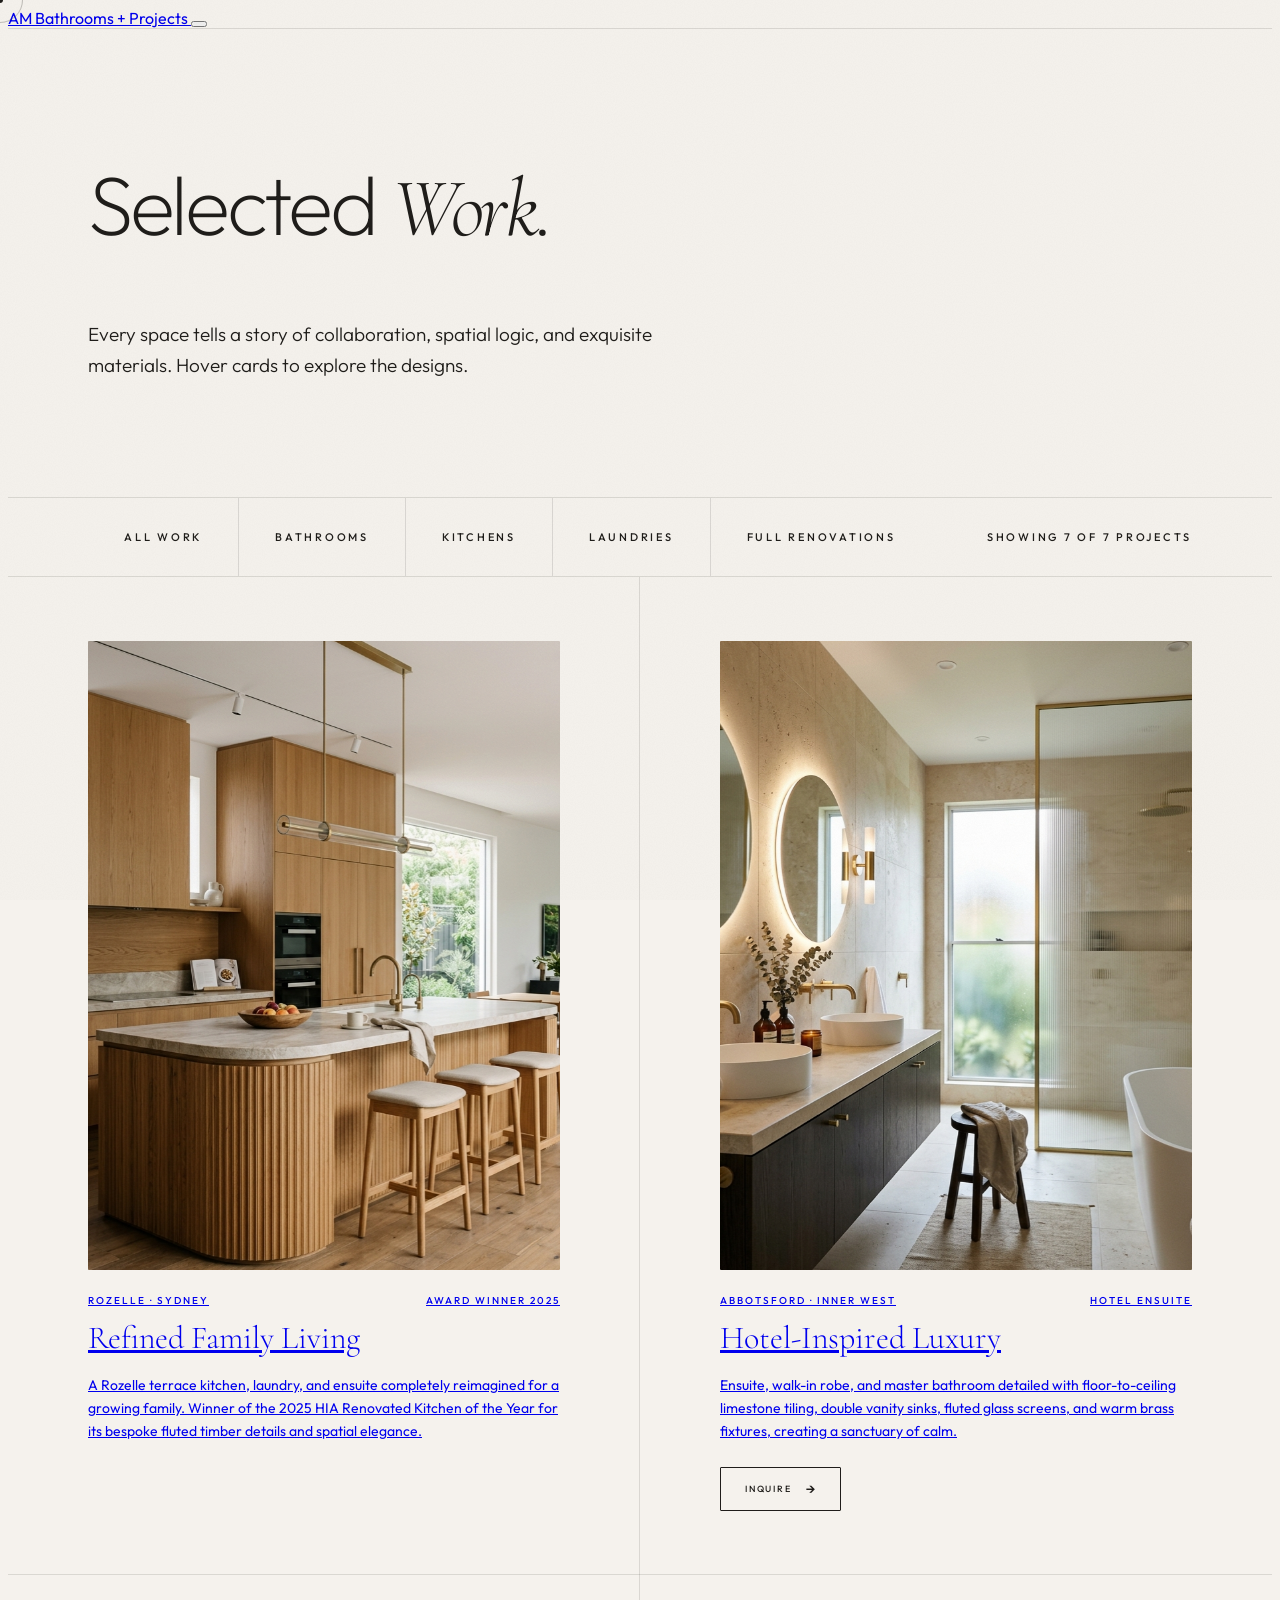
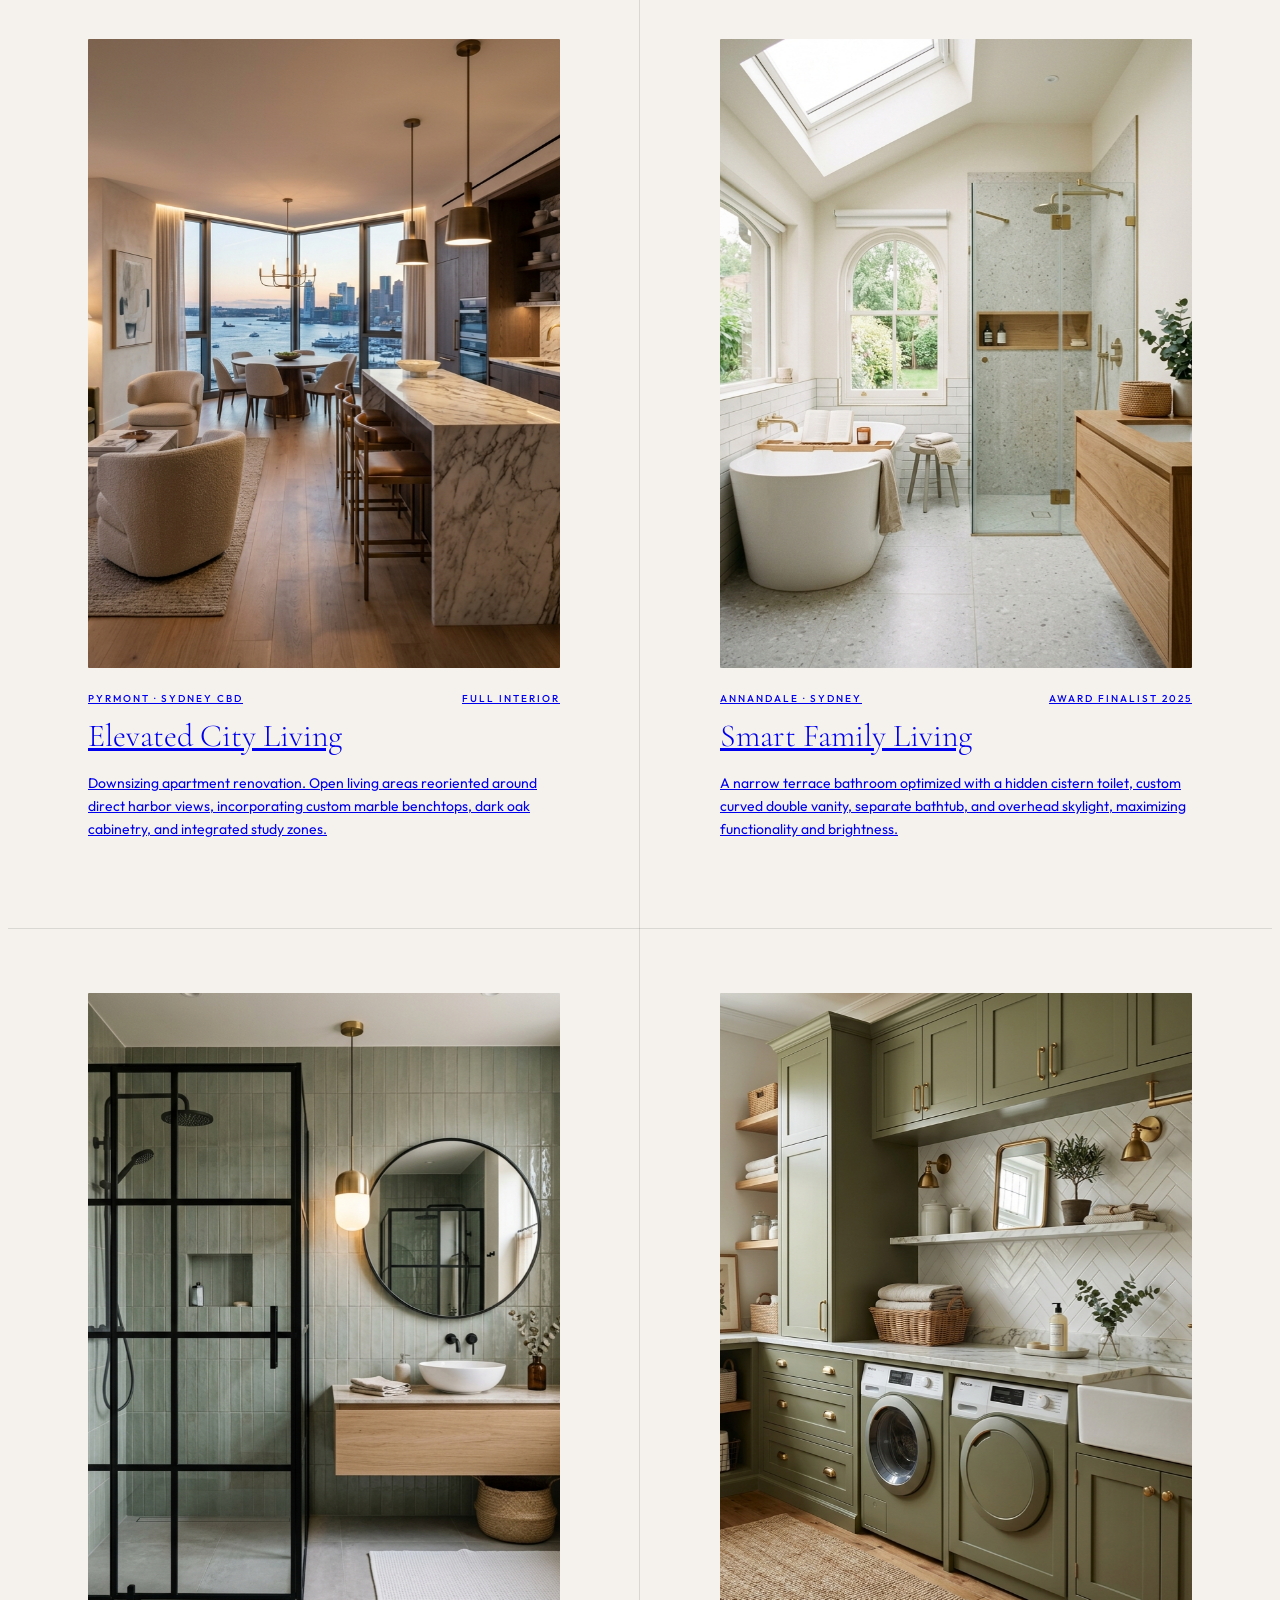
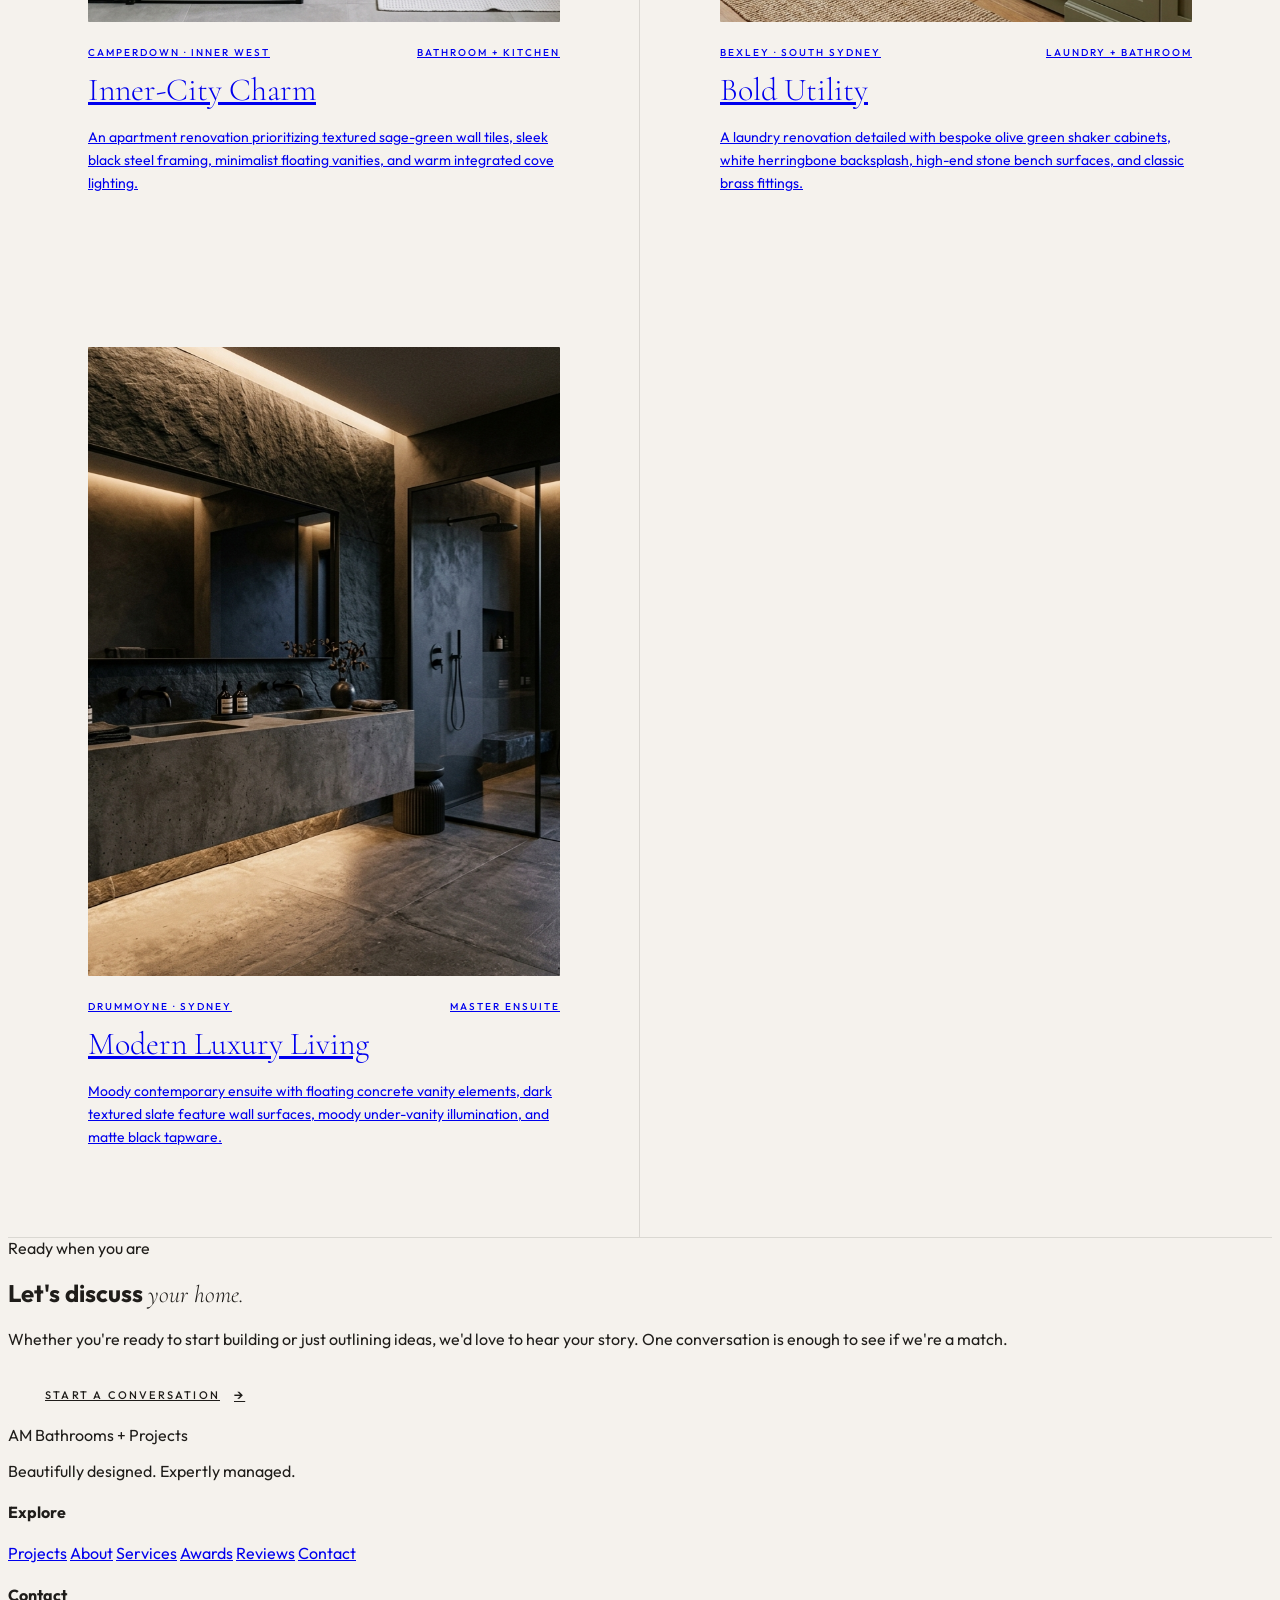
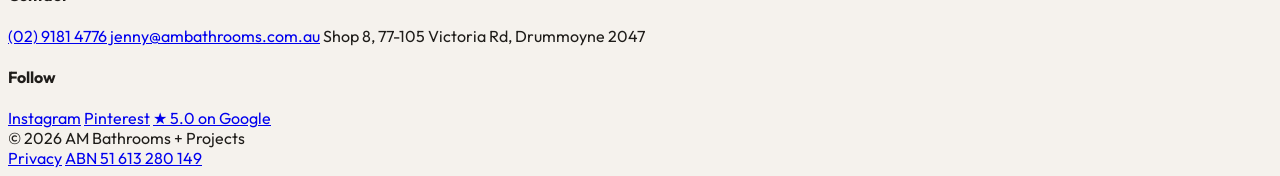
<file: projects.html>
<!doctype html>
<html lang="en">
<head>
  <meta charset="utf-8" />
  <meta name="viewport" content="width=device-width,initial-scale=1" />
  <title>Projects | Bathroom, Kitchen & Full Interior Renovations Sydney</title>
  <meta name="description" content="Browse our portfolio of completed bathroom, kitchen, laundry, and full interior renovations across Sydney. Real clients, award-winning craftsmanship." />
  
  <!-- Fonts -->
  <link rel="preconnect" href="https://fonts.googleapis.com">
  <link rel="preconnect" href="https://fonts.gstatic.com" crossorigin>
  <link href="https://fonts.googleapis.com/css2?family=Cormorant+Garamond:ital,wght@0,300;0,400;0,500;1,300;1,400&family=Outfit:wght@200;300;400;500&display=swap" rel="stylesheet">
  
  <script>document.documentElement.classList.add('am')</script>
  <link rel="stylesheet" href="animations.css">
  
  <style>
    /* Portfolio Specific Overrides */
    .filter-bar {
      padding: 0 80px;
      display: flex;
      align-items: center;
      justify-content: space-between;
      position: relative;
    }
    .filters {
      display: flex;
      gap: 0;
      align-items: center;
    }
    .filter {
      font-family: var(--font-sans);
      font-size: 11px;
      font-weight: 500;
      letter-spacing: 0.25em;
      text-transform: uppercase;
      color: var(--ink);
      padding: 32px 36px;
      background: transparent;
      border: none;
      cursor: pointer;
      transition: all 0.3s ease;
      position: relative;
    }
    .filter:not(:last-child) {
      border-right: 1px solid var(--grid-line-color);
    }
    .filter:hover {
      color: var(--accent);
      background-color: rgba(28, 26, 23, 0.02);
    }
    .filter.active {
      color: var(--bg);
      background: var(--ink);
    }
    .count-indicator {
      font-family: var(--font-sans);
      font-size: 11px;
      font-weight: 500;
      letter-spacing: 0.25em;
      color: var(--ink-muted);
      text-transform: uppercase;
    }
    .count-indicator strong {
      color: var(--accent);
      font-weight: 500;
    }

    .project-grid {
      display: grid;
      grid-template-columns: repeat(2, 1fr);
      width: 100%;
    }
    
    .project-card {
      display:block;
    }
    .project-meta-row {
      display: flex;
      justify-content: space-between;
      align-items: center;
      margin-top: 24px;
      font-family: var(--font-sans);
      font-size: 10px;
      font-weight: 500;
      letter-spacing: 0.2em;
      text-transform: uppercase;
      color: var(--accent);
    }
    .project-card .project-name {
      font-family: var(--font-serif);
      font-size: 32px;
      font-weight: 300;
      color: var(--ink);
      line-height: 1.2;
      margin: 12px 0 16px;
      transition: color 0.3s ease;
    }
    .project-card:hover .project-name {
      color: var(--accent);
    }
    .project-card p.desc {
      font-family: var(--font-sans);
      font-size: 14px;
      color: var(--ink-muted);
      line-height: 1.65;
      margin-bottom: 24px;
    }
    
    @media (max-width: 1100px) {
      .filter-bar {
        padding: 0 32px;
        flex-direction: column;
        align-items: flex-start;
      }
      .filters {
        overflow-x: auto;
        width: 100%;
      }
      .filter {
        padding: 24px 20px;
        white-space: nowrap;
      }
      .count-indicator {
        padding: 16px 0;
      }
      .project-grid {
        grid-template-columns: 1fr;
      }
    }
  </style>
</head>
<body>

  <!-- Header -->
  <header class="nav border-b">
    <a href="index.html" class="brand" aria-label="AM Bathrooms and Projects, home">
      <span class="mark">AM</span>
      <span class="wm">Bathrooms + Projects</span>
    </a>
    <button class="hamburger" aria-label="Open menu"><span></span><span></span><span></span></button>
  </header>

  <!-- Page Header -->
  <section class="page-head border-b">
    <div class="grid-cell" style="padding: 96px 80px;">
      <div class="clip-wrap">
        <div class="sub-eyebrow clip-item">Portfolio</div>
      </div>
      <h1 class="clip-wrap" style="font-size: clamp(48px, 6.5vw, 96px); font-weight: 200; letter-spacing: -0.04em; line-height: 1.0; margin-top: 24px;">
        Selected <em class="serif-italic">Work.</em>
      </h1>
      <p class="reveal-fade-up" style="font-size: 19px; font-weight: 300; color: var(--ink-muted); max-width: 600px; line-height: 1.65; margin-top: 32px;">
        Every space tells a story of collaboration, spatial logic, and exquisite materials. Hover cards to explore the designs.
      </p>
    </div>
  </section>

  <!-- Filter Bar -->
  <div class="filter-bar border-b">
    <div class="filters" id="filters">
      <button class="filter active" data-filter="all">All Work</button>
      <button class="filter" data-filter="bathrooms">Bathrooms</button>
      <button class="filter" data-filter="kitchens">Kitchens</button>
      <button class="filter" data-filter="laundries">Laundries</button>
      <button class="filter" data-filter="full">Full Renovations</button>
    </div>
    <div class="count-indicator">
      Showing <strong id="count">7</strong> of 7 Projects
    </div>
  </div>

  <!-- Project Portfolio Grid -->
  <section class="portfolio border-b">
    <div class="project-grid" id="grid">

      <!-- Card 1 -->
      <div class="grid-cell project-item" data-cat="bathrooms kitchens laundries">
        <a href="contact.html" class="project-card">
          <div class="zoom-image-container">
            <img src="assets/project-rozelle.png" alt="Rozelle terrace award-winning kitchen renovation">
          </div>
          <div class="project-meta-row">
            <span>Rozelle · Sydney</span>
            <span>Award Winner 2025</span>
          </div>
          <h3 class="project-name">Refined Family Living</h3>
          <p class="desc">A Rozelle terrace kitchen, laundry, and ensuite completely reimagined for a growing family. Winner of the 2025 HIA Renovated Kitchen of the Year for its bespoke fluted timber details and spatial elegance.</p>
        </a>
        <div class="vertical-divider-line"></div>
        <div class="horizontal-divider-line"></div>
      </div>

      <!-- Card 2 -->
      <div class="grid-cell project-item" data-cat="bathrooms">
        <a href="contact.html" class="project-card">
          <div class="zoom-image-container">
            <img src="assets/project-abbotsford.png" alt="Abbotsford ensuite and robe renovation">
          </div>
          <div class="project-meta-row">
            <span>Abbotsford · Inner West</span>
            <span>Hotel Ensuite</span>
          </div>
          <h3 class="project-name">Hotel-Inspired Luxury</h3>
          <p class="desc">Ensuite, walk-in robe, and master bathroom detailed with floor-to-ceiling limestone tiling, double vanity sinks, fluted glass screens, and warm brass fixtures, creating a sanctuary of calm.</p>
          <span class="btn btn-secondary" style="padding: 12px 24px; font-size: 9px;">Inquire <span class="arrow">→</span></span>
        </a>
        <div class="horizontal-divider-line"></div>
      </div>

      <!-- Card 3 -->
      <div class="grid-cell project-item" data-cat="bathrooms kitchens full">
        <a href="contact.html" class="project-card">
          <div class="zoom-image-container">
            <img src="assets/project-pyrmont.png" alt="Pyrmont apartment full interior renovation">
          </div>
          <div class="project-meta-row">
            <span>Pyrmont · Sydney CBD</span>
            <span>Full interior</span>
          </div>
          <h3 class="project-name">Elevated City Living</h3>
          <p class="desc">Downsizing apartment renovation. Open living areas reoriented around direct harbor views, incorporating custom marble benchtops, dark oak cabinetry, and integrated study zones.</p>
        </a>
        <div class="vertical-divider-line"></div>
        <div class="horizontal-divider-line"></div>
      </div>

      <!-- Card 4 -->
      <div class="grid-cell project-item" data-cat="bathrooms">
        <a href="contact.html" class="project-card">
          <div class="zoom-image-container">
            <img src="assets/project-annandale.png" alt="Annandale terrace family bathroom renovation">
          </div>
          <div class="project-meta-row">
            <span>Annandale · Sydney</span>
            <span>Award Finalist 2025</span>
          </div>
          <h3 class="project-name">Smart Family Living</h3>
          <p class="desc">A narrow terrace bathroom optimized with a hidden cistern toilet, custom curved double vanity, separate bathtub, and overhead skylight, maximizing functionality and brightness.</p>
        </a>
        <div class="horizontal-divider-line"></div>
      </div>

      <!-- Card 5 -->
      <div class="grid-cell project-item" data-cat="bathrooms kitchens full">
        <a href="contact.html" class="project-card">
          <div class="zoom-image-container">
            <img src="assets/project-camperdown.png" alt="Camperdown apartment interior renovation">
          </div>
          <div class="project-meta-row">
            <span>Camperdown · Inner West</span>
            <span>Bathroom + Kitchen</span>
          </div>
          <h3 class="project-name">Inner-City Charm</h3>
          <p class="desc">An apartment renovation prioritizing textured sage-green wall tiles, sleek black steel framing, minimalist floating vanities, and warm integrated cove lighting.</p>
        </a>
        <div class="vertical-divider-line"></div>
      </div>

      <!-- Card 6 -->
      <div class="grid-cell project-item" data-cat="bathrooms laundries">
        <a href="contact.html" class="project-card">
          <div class="zoom-image-container">
            <img src="assets/project-bexley.png" alt="Bexley bathroom and custom laundry room">
          </div>
          <div class="project-meta-row">
            <span>Bexley · South Sydney</span>
            <span>Laundry + Bathroom</span>
          </div>
          <h3 class="project-name">Bold Utility</h3>
          <p class="desc">A laundry renovation detailed with bespoke olive green shaker cabinets, white herringbone backsplash, high-end stone bench surfaces, and classic brass fittings.</p>
        </a>
      </div>

      <!-- Card 7 -->
      <div class="grid-cell project-item" data-cat="bathrooms">
        <a href="contact.html" class="project-card">
          <div class="zoom-image-container">
            <img src="assets/project-drummoyne.png" alt="Drummoyne luxury ensuite bathroom renovation">
          </div>
          <div class="project-meta-row">
            <span>Drummoyne · Sydney</span>
            <span>Master Ensuite</span>
          </div>
          <h3 class="project-name">Modern Luxury Living</h3>
          <p class="desc">Moody contemporary ensuite with floating concrete vanity elements, dark textured slate feature wall surfaces, moody under-vanity illumination, and matte black tapware.</p>
        </a>
        <div class="vertical-divider-line"></div>
      </div>

    </div>
  </section>

  <!-- Final CTA -->
  <section class="cta">
    <div class="cta-inner reveal-fade-up">
      <div class="section-eyebrow">Ready when you are</div>
      <h2>Let's discuss <em class="serif-italic">your home.</em></h2>
      <p>Whether you're ready to start building or just outlining ideas, we'd love to hear your story. One conversation is enough to see if we're a match.</p>
      <a href="contact.html" class="btn btn-inverted">Start a conversation <span class="arrow">→</span></a>
    </div>
  </section>

  <!-- Footer -->
  <footer class="footer">
    <div class="footer-grid">
      <div class="footer-brand">
        <span class="mark">AM</span>
        <span class="wm">Bathrooms + Projects</span>
        <p class="tag">Beautifully designed. Expertly managed.</p>
      </div>
      <div class="footer-col">
        <h4>Explore</h4>
        <a href="projects.html">Projects</a>
        <a href="about.html">About</a>
        <a href="services.html">Services</a>
        <a href="awards.html">Awards</a>
        <a href="reviews.html">Reviews</a>
        <a href="contact.html">Contact</a>
      </div>
      <div class="footer-col">
        <h4>Contact</h4>
        <a href="tel:+61291814776">(02) 9181 4776</a>
        <a href="mailto:jenny@ambathrooms.com.au">jenny@ambathrooms.com.au</a>
        <span>Shop 8, 77-105 Victoria Rd, Drummoyne 2047</span>
      </div>
      <div class="footer-col">
        <h4>Follow</h4>
        <a href="#">Instagram</a>
        <a href="#">Pinterest</a>
        <a href="#" class="accent">★ 5.0 on Google</a>
      </div>
    </div>
    <div class="footer-bottom">
      <span>© 2026 AM Bathrooms + Projects</span>
      <div class="links">
        <a href="#">Privacy</a>
        <a href="#">ABN 51 613 280 149</a>
      </div>
    </div>
  </footer>

  <script>
    (function(){
      var filters = document.querySelectorAll('.filter');
      var items = document.querySelectorAll('.project-item');
      var count = document.getElementById('count');
      
      filters.forEach(function(btn){
        btn.addEventListener('click', function(){
          filters.forEach(function(b){ b.classList.remove('active'); });
          btn.classList.add('active');
          var cat = btn.getAttribute('data-filter');
          var matchedCount = 0;
          
          items.forEach(function(item){
            var cats = item.getAttribute('data-cat').split(' ');
            var match = cat === 'all' || cats.indexOf(cat) !== -1;
            item.style.display = match ? '' : 'none';
            if (match) matchedCount++;
          });
          
          if (count) count.textContent = matchedCount;
        });
      });
    })();
  </script>
  <script src="animations.js"></script>
</body>
</html>
</file>
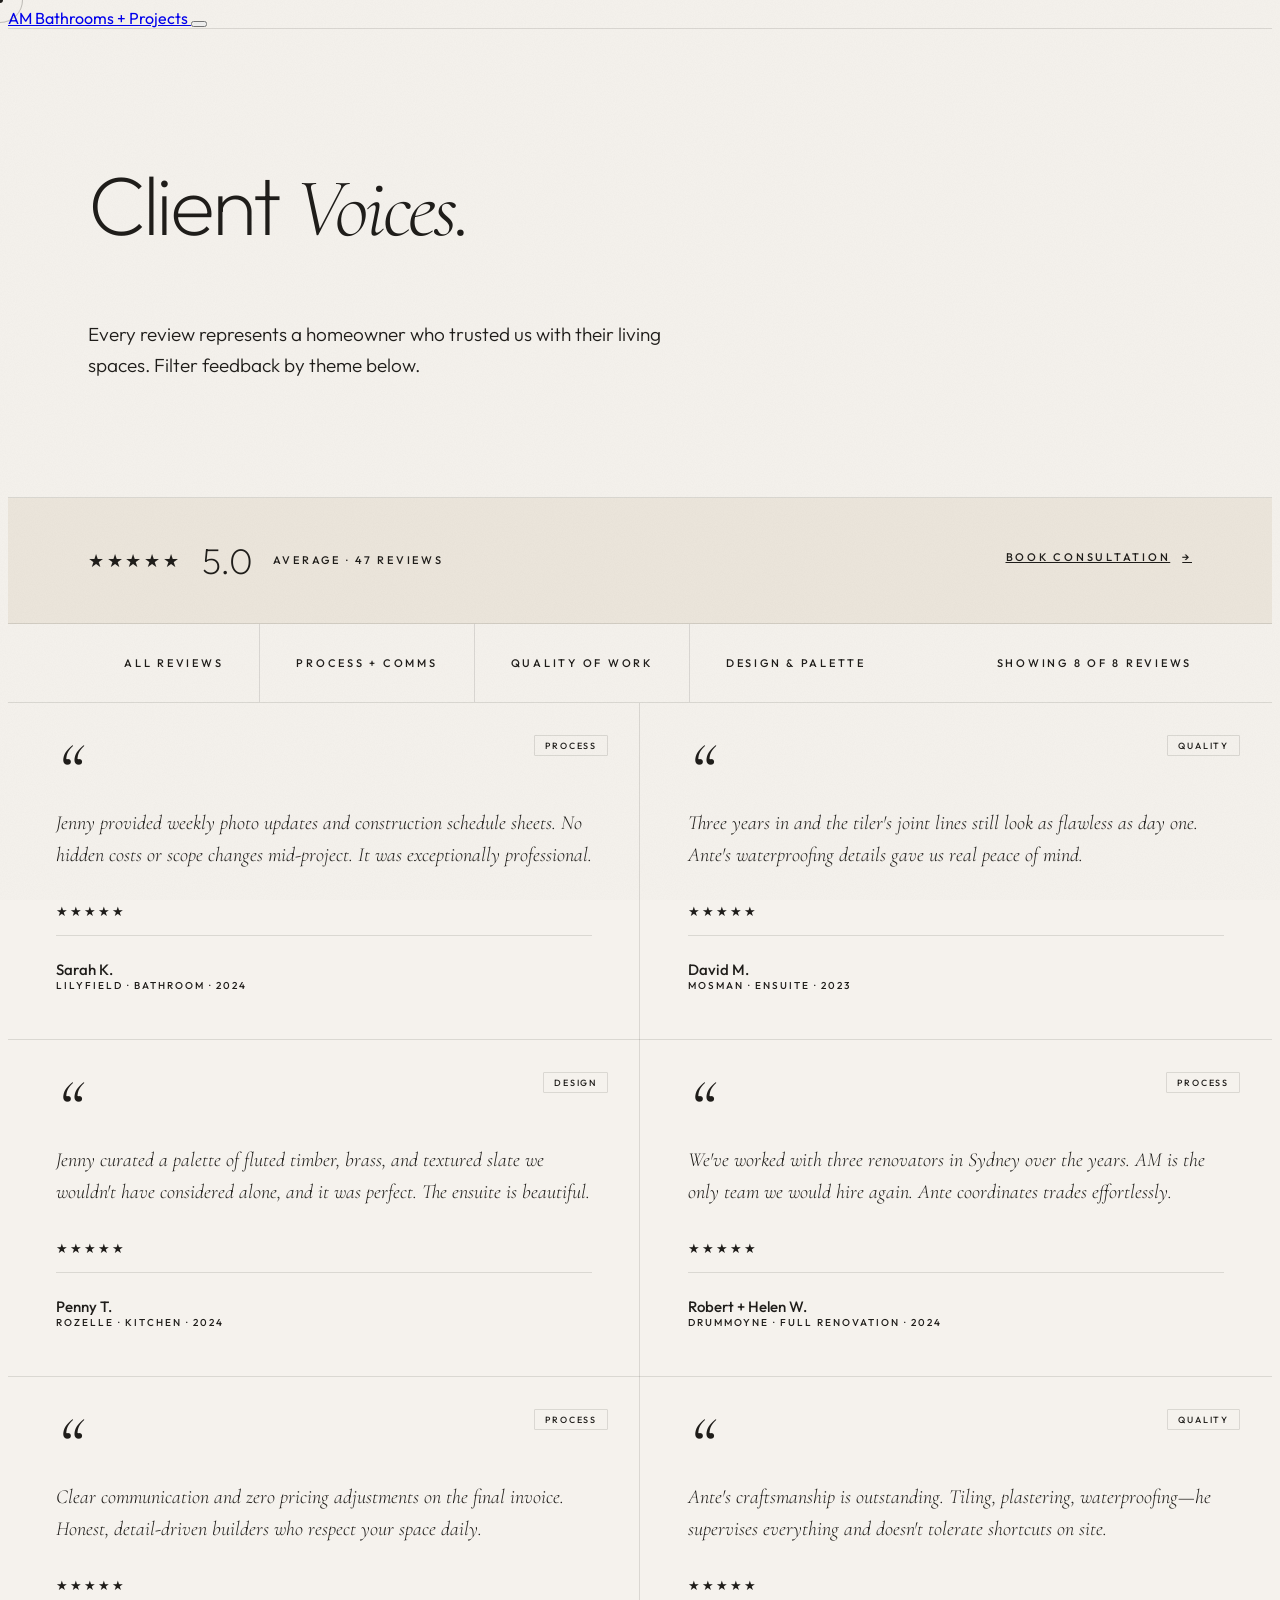
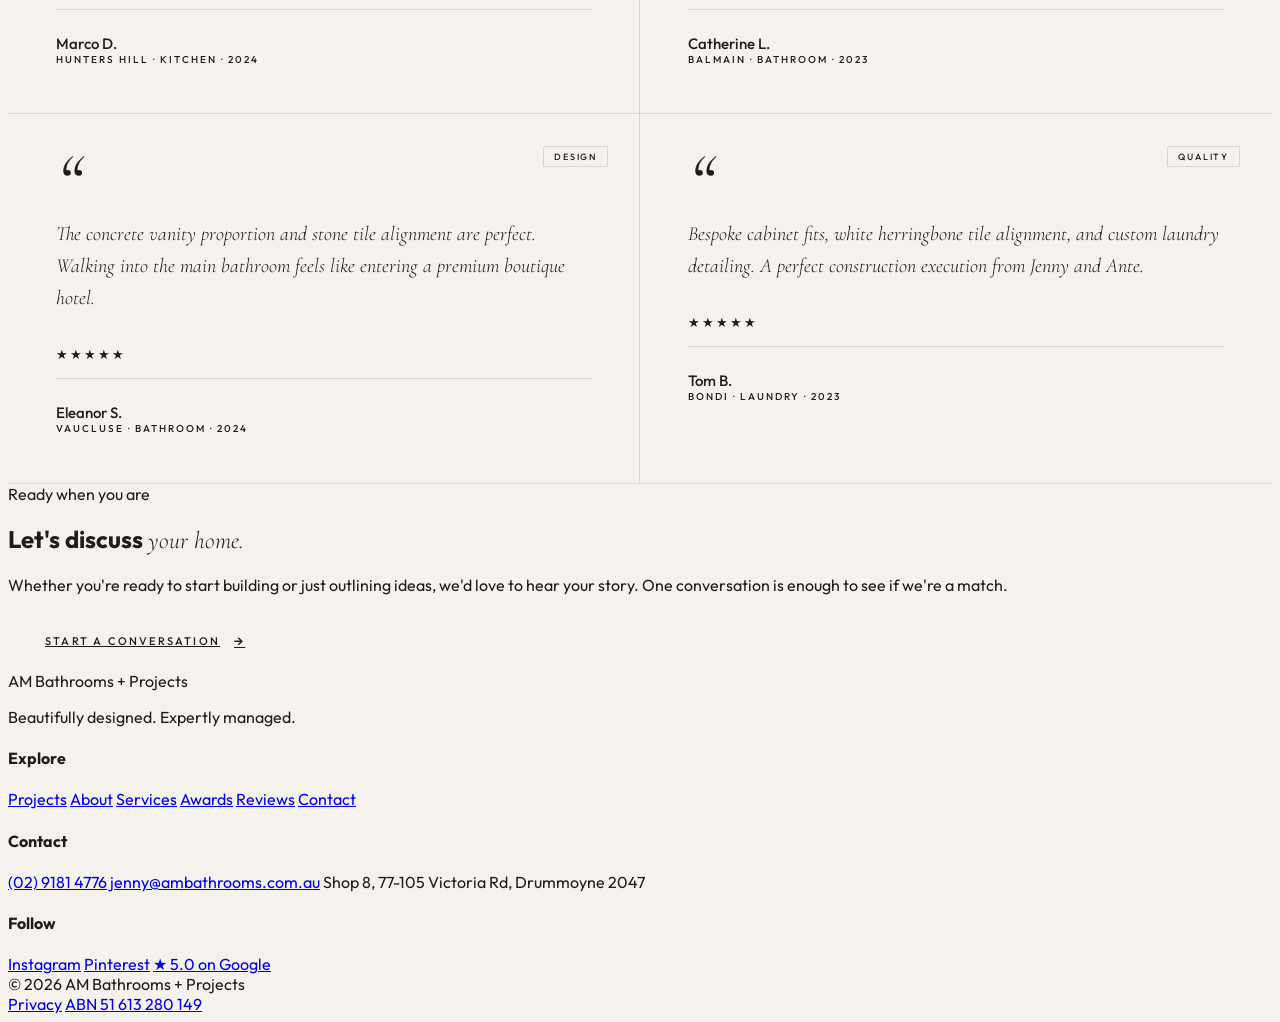
<file: reviews.html>
<!doctype html>
<html lang="en">
<head>
  <meta charset="utf-8" />
  <meta name="viewport" content="width=device-width,initial-scale=1" />
  <title>Client Reviews | AM Bathrooms + Projects | 5-Star Renovations Sydney</title>
  <meta name="description" content="Read verified 5-star reviews from AM Bathrooms + Projects clients across Sydney. Real feedback from real homeowners." />
  
  <!-- Fonts -->
  <link rel="preconnect" href="https://fonts.googleapis.com">
  <link rel="preconnect" href="https://fonts.gstatic.com" crossorigin>
  <link href="https://fonts.googleapis.com/css2?family=Cormorant+Garamond:ital,wght@0,300;0,400;0,500;1,300;1,400&family=Outfit:wght@200;300;400;500&display=swap" rel="stylesheet">
  
  <script>document.documentElement.classList.add('am')</script>
  <link rel="stylesheet" href="animations.css">
  
  <style>
    /* Reviews Specific Overrides */
    .google-strip {
      padding: 40px 80px;
      background: var(--surface-alt, #ece6dc);
      display: flex;
      align-items: center;
      justify-content: space-between;
      gap: 32px;
    }
    .google-rating {
      display: flex;
      align-items: center;
      gap: 20px;
    }
    .google-rating .stars-row {
      color: var(--brass);
      font-size: 18px;
      letter-spacing: 0.15em;
    }
    .google-rating .score {
      font-family: var(--font-sans);
      font-weight: 200;
      font-size: 36px;
      color: var(--ink);
    }
    .google-rating .label {
      font-family: var(--font-sans);
      font-size: 11px;
      font-weight: 500;
      letter-spacing: 0.25em;
      color: var(--ink-muted);
      text-transform: uppercase;
    }
    .google-link {
      font-family: var(--font-sans);
      font-size: 11px;
      font-weight: 500;
      letter-spacing: 0.25em;
      color: var(--ink);
      text-transform: uppercase;
      border-bottom: 1px solid var(--ink);
      padding-bottom: 6px;
      display: inline-flex;
      gap: 12px;
      align-items: center;
      transition: all 0.3s ease;
    }
    .google-link:hover {
      color: var(--accent);
      border-color: var(--accent);
    }

    .filter-bar {
      padding: 0 80px;
      display: flex;
      align-items: center;
      justify-content: space-between;
    }
    .filters {
      display: flex;
      gap: 0;
      align-items: center;
      flex-wrap: wrap;
    }
    .filter {
      font-family: var(--font-sans);
      font-size: 11px;
      font-weight: 500;
      letter-spacing: 0.25em;
      text-transform: uppercase;
      color: var(--ink);
      padding: 32px 36px;
      background: transparent;
      border: none;
      cursor: pointer;
      transition: all 0.3s ease;
    }
    .filter:not(:last-child) {
      border-right: 1px solid var(--grid-line-color);
    }
    .filter:hover {
      color: var(--accent);
      background-color: rgba(28, 26, 23, 0.02);
    }
    .filter.active {
      color: var(--bg);
      background: var(--ink);
    }
    .count-indicator {
      font-family: var(--font-sans);
      font-size: 11px;
      font-weight: 500;
      letter-spacing: 0.25em;
      color: var(--ink-muted);
      text-transform: uppercase;
    }
    .count-indicator strong {
      color: var(--accent);
      font-weight: 500;
    }

    .reviews-container {
      display: grid;
      grid-template-columns: repeat(2, 1fr);
      width: 100%;
    }
    
    .review-card {
      background: var(--surface);
      padding: 48px;
      position: relative;
    }
    .review-card .quote-mark {
      font-family: var(--font-serif);
      font-style: italic;
      font-weight: 200;
      font-size: 80px;
      color: var(--accent);
      line-height: 0.5;
      display: block;
      margin-bottom: 24px;
      height: 32px;
    }
    .review-card .quote {
      font-family: var(--font-serif);
      font-style: italic;
      font-weight: 300;
      font-size: 20px;
      color: var(--ink);
      line-height: 1.6;
      margin-bottom: 32px;
    }
    .review-card .stars {
      color: var(--brass);
      font-size: 13px;
      letter-spacing: 0.15em;
      margin-bottom: 16px;
    }
    .review-card .who {
      border-top: 1px solid var(--grid-line-color);
      padding-top: 24px;
    }
    .review-card .name {
      font-family: var(--font-sans);
      font-size: 15px;
      font-weight: 500;
      color: var(--ink);
    }
    .review-card .meta {
      font-family: var(--font-sans);
      font-size: 10px;
      font-weight: 500;
      letter-spacing: 0.2em;
      color: var(--ink-muted);
      text-transform: uppercase;
    }
    .theme-tag {
      position: absolute;
      top: 32px;
      right: 32px;
      font-family: var(--font-sans);
      font-size: 9px;
      font-weight: 500;
      letter-spacing: 0.2em;
      color: var(--accent);
      text-transform: uppercase;
      padding: 4px 10px;
      border: 1px solid var(--grid-line-color);
      background-color: var(--bg);
      border-radius: 1px;
    }

    @media (max-width: 1100px) {
      .google-strip {
        padding: 32px;
        flex-direction: column;
        align-items: flex-start;
      }
      .filter-bar {
        padding: 0 32px;
        flex-direction: column;
        align-items: flex-start;
      }
      .filters {
        overflow-x: auto;
        width: 100%;
        flex-wrap: nowrap;
      }
      .filter {
        padding: 24px 20px;
        white-space: nowrap;
      }
      .count-indicator {
        padding: 16px 0;
      }
      .reviews-container {
        grid-template-columns: 1fr;
      }
      .review-card {
        padding: 32px;
      }
    }
  </style>
</head>
<body>

  <!-- Header -->
  <header class="nav border-b">
    <a href="index.html" class="brand" aria-label="AM Bathrooms and Projects, home">
      <span class="mark">AM</span>
      <span class="wm">Bathrooms + Projects</span>
    </a>
    <button class="hamburger" aria-label="Open menu"><span></span><span></span><span></span></button>
  </header>

  <!-- Page Header -->
  <section class="page-head border-b">
    <div class="grid-cell" style="padding: 96px 80px;">
      <div class="clip-wrap">
        <div class="sub-eyebrow clip-item">Reviews & Testimonials</div>
      </div>
      <h1 class="clip-wrap" style="font-size: clamp(48px, 6.5vw, 96px); font-weight: 200; letter-spacing: -0.04em; line-height: 1.0; margin-top: 24px;">
        Client <em class="serif-italic">Voices.</em>
      </h1>
      <p class="reveal-fade-up" style="font-size: 19px; font-weight: 300; color: var(--ink-muted); max-width: 600px; line-height: 1.65; margin-top: 32px;">
        Every review represents a homeowner who trusted us with their living spaces. Filter feedback by theme below.
      </p>
    </div>
  </section>

  <!-- Google Strip -->
  <section class="google-strip border-b">
    <div class="google-rating">
      <div class="stars-row">★★★★★</div>
      <div class="score">5.0</div>
      <div class="label">Average · 47 reviews</div>
    </div>
    <a href="contact.html" class="google-link">Book consultation <span class="arrow">→</span></a>
  </section>

  <!-- Filter Bar -->
  <div class="filter-bar border-b">
    <div class="filters" id="filters">
      <button class="filter active" data-filter="all">All Reviews</button>
      <button class="filter" data-filter="process">Process + Comms</button>
      <button class="filter" data-filter="quality">Quality of Work</button>
      <button class="filter" data-filter="design">Design & Palette</button>
    </div>
    <div class="count-indicator">
      Showing <strong id="count">8</strong> of 8 Reviews
    </div>
  </div>

  <!-- Reviews Grid -->
  <section class="reviews border-b">
    <div class="reviews-container">

      <!-- Review 1 -->
      <div class="grid-cell review-card" data-theme="process">
        <span class="theme-tag">Process</span>
        <span class="quote-mark">“</span>
        <p class="quote">Jenny provided weekly photo updates and construction schedule sheets. No hidden costs or scope changes mid-project. It was exceptionally professional.</p>
        <div class="stars">★★★★★</div>
        <div class="who">
          <div class="name">Sarah K.</div>
          <div class="meta">Lilyfield · Bathroom · 2024</div>
        </div>
        <div class="vertical-divider-line"></div>
        <div class="horizontal-divider-line"></div>
      </div>

      <!-- Review 2 -->
      <div class="grid-cell review-card" data-theme="quality">
        <span class="theme-tag">Quality</span>
        <span class="quote-mark">“</span>
        <p class="quote">Three years in and the tiler's joint lines still look as flawless as day one. Ante's waterproofing details gave us real peace of mind.</p>
        <div class="stars">★★★★★</div>
        <div class="who">
          <div class="name">David M.</div>
          <div class="meta">Mosman · Ensuite · 2023</div>
        </div>
        <div class="horizontal-divider-line"></div>
      </div>

      <!-- Review 3 -->
      <div class="grid-cell review-card" data-theme="design">
        <span class="theme-tag">Design</span>
        <span class="quote-mark">“</span>
        <p class="quote">Jenny curated a palette of fluted timber, brass, and textured slate we wouldn't have considered alone, and it was perfect. The ensuite is beautiful.</p>
        <div class="stars">★★★★★</div>
        <div class="who">
          <div class="name">Penny T.</div>
          <div class="meta">Rozelle · Kitchen · 2024</div>
        </div>
        <div class="vertical-divider-line"></div>
        <div class="horizontal-divider-line"></div>
      </div>

      <!-- Review 4 -->
      <div class="grid-cell review-card" data-theme="process">
        <span class="theme-tag">Process</span>
        <span class="quote-mark">“</span>
        <p class="quote">We've worked with three renovators in Sydney over the years. AM is the only team we would hire again. Ante coordinates trades effortlessly.</p>
        <div class="stars">★★★★★</div>
        <div class="who">
          <div class="name">Robert + Helen W.</div>
          <div class="meta">Drummoyne · Full Renovation · 2024</div>
        </div>
        <div class="horizontal-divider-line"></div>
      </div>

      <!-- Review 5 -->
      <div class="grid-cell review-card" data-theme="process">
        <span class="theme-tag">Process</span>
        <span class="quote-mark">“</span>
        <p class="quote">Clear communication and zero pricing adjustments on the final invoice. Honest, detail-driven builders who respect your space daily.</p>
        <div class="stars">★★★★★</div>
        <div class="who">
          <div class="name">Marco D.</div>
          <div class="meta">Hunters Hill · Kitchen · 2024</div>
        </div>
        <div class="vertical-divider-line"></div>
        <div class="horizontal-divider-line"></div>
      </div>

      <!-- Review 6 -->
      <div class="grid-cell review-card" data-theme="quality">
        <span class="theme-tag">Quality</span>
        <span class="quote-mark">“</span>
        <p class="quote">Ante's craftsmanship is outstanding. Tiling, plastering, waterproofing—he supervises everything and doesn't tolerate shortcuts on site.</p>
        <div class="stars">★★★★★</div>
        <div class="who">
          <div class="name">Catherine L.</div>
          <div class="meta">Balmain · Bathroom · 2023</div>
        </div>
        <div class="horizontal-divider-line"></div>
      </div>

      <!-- Review 7 -->
      <div class="grid-cell review-card" data-theme="design">
        <span class="theme-tag">Design</span>
        <span class="quote-mark">“</span>
        <p class="quote">The concrete vanity proportion and stone tile alignment are perfect. Walking into the main bathroom feels like entering a premium boutique hotel.</p>
        <div class="stars">★★★★★</div>
        <div class="who">
          <div class="name">Eleanor S.</div>
          <div class="meta">Vaucluse · Bathroom · 2024</div>
        </div>
        <div class="vertical-divider-line"></div>
      </div>

      <!-- Review 8 -->
      <div class="grid-cell review-card" data-theme="quality">
        <span class="theme-tag">Quality</span>
        <span class="quote-mark">“</span>
        <p class="quote">Bespoke cabinet fits, white herringbone tile alignment, and custom laundry detailing. A perfect construction execution from Jenny and Ante.</p>
        <div class="stars">★★★★★</div>
        <div class="who">
          <div class="name">Tom B.</div>
          <div class="meta">Bondi · Laundry · 2023</div>
        </div>
      </div>

    </div>
  </section>

  <!-- Final CTA -->
  <section class="cta">
    <div class="cta-inner reveal-fade-up">
      <div class="section-eyebrow">Ready when you are</div>
      <h2>Let's discuss <em class="serif-italic">your home.</em></h2>
      <p>Whether you're ready to start building or just outlining ideas, we'd love to hear your story. One conversation is enough to see if we're a match.</p>
      <a href="contact.html" class="btn btn-inverted">Start a conversation <span class="arrow">→</span></a>
    </div>
  </section>

  <!-- Footer -->
  <footer class="footer">
    <div class="footer-grid">
      <div class="footer-brand">
        <span class="mark">AM</span>
        <span class="wm">Bathrooms + Projects</span>
        <p class="tag">Beautifully designed. Expertly managed.</p>
      </div>
      <div class="footer-col">
        <h4>Explore</h4>
        <a href="projects.html">Projects</a>
        <a href="about.html">About</a>
        <a href="services.html">Services</a>
        <a href="awards.html">Awards</a>
        <a href="reviews.html">Reviews</a>
        <a href="contact.html">Contact</a>
      </div>
      <div class="footer-col">
        <h4>Contact</h4>
        <a href="tel:+61291814776">(02) 9181 4776</a>
        <a href="mailto:jenny@ambathrooms.com.au">jenny@ambathrooms.com.au</a>
        <span>Shop 8, 77-105 Victoria Rd, Drummoyne 2047</span>
      </div>
      <div class="footer-col">
        <h4>Follow</h4>
        <a href="#">Instagram</a>
        <a href="#">Pinterest</a>
        <a href="#" class="accent">★ 5.0 on Google</a>
      </div>
    </div>
    <div class="footer-bottom">
      <span>© 2026 AM Bathrooms + Projects</span>
      <div class="links">
        <a href="#">Privacy</a>
        <a href="#">ABN 51 613 280 149</a>
      </div>
    </div>
  </footer>

  <script>
    (function(){
      var filters = document.querySelectorAll('.filter');
      var cards = document.querySelectorAll('.review-card');
      var count = document.getElementById('count');
      
      filters.forEach(function(btn){
        btn.addEventListener('click', function(){
          filters.forEach(function(b){ b.classList.remove('active'); });
          btn.classList.add('active');
          var f = btn.getAttribute('data-filter');
          var shown = 0;
          
          cards.forEach(function(card){
            var match = f === 'all' || card.getAttribute('data-theme') === f;
            card.style.display = match ? '' : 'none';
            if (match) shown++;
          });
          
          if (count) count.textContent = shown;
        });
      });
    })();
  </script>
  <script src="animations.js"></script>
</body>
</html>
</file>
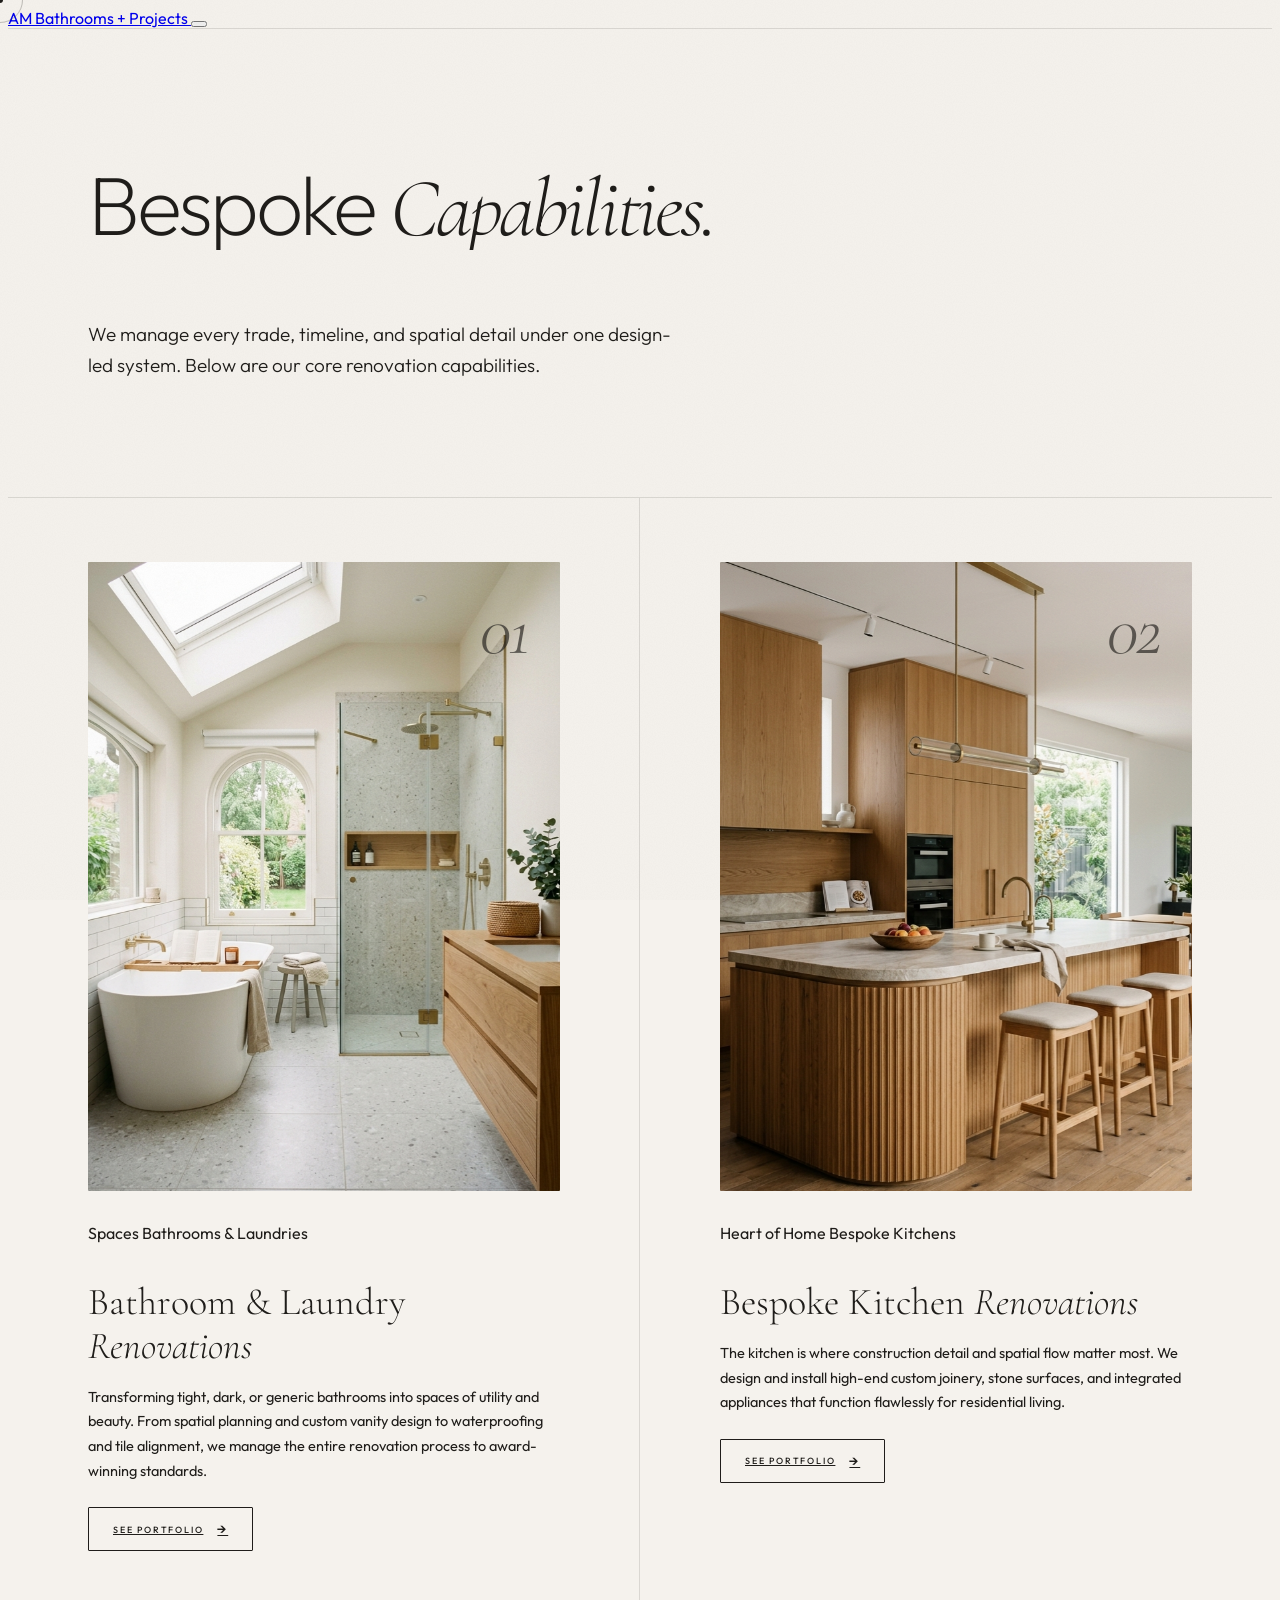
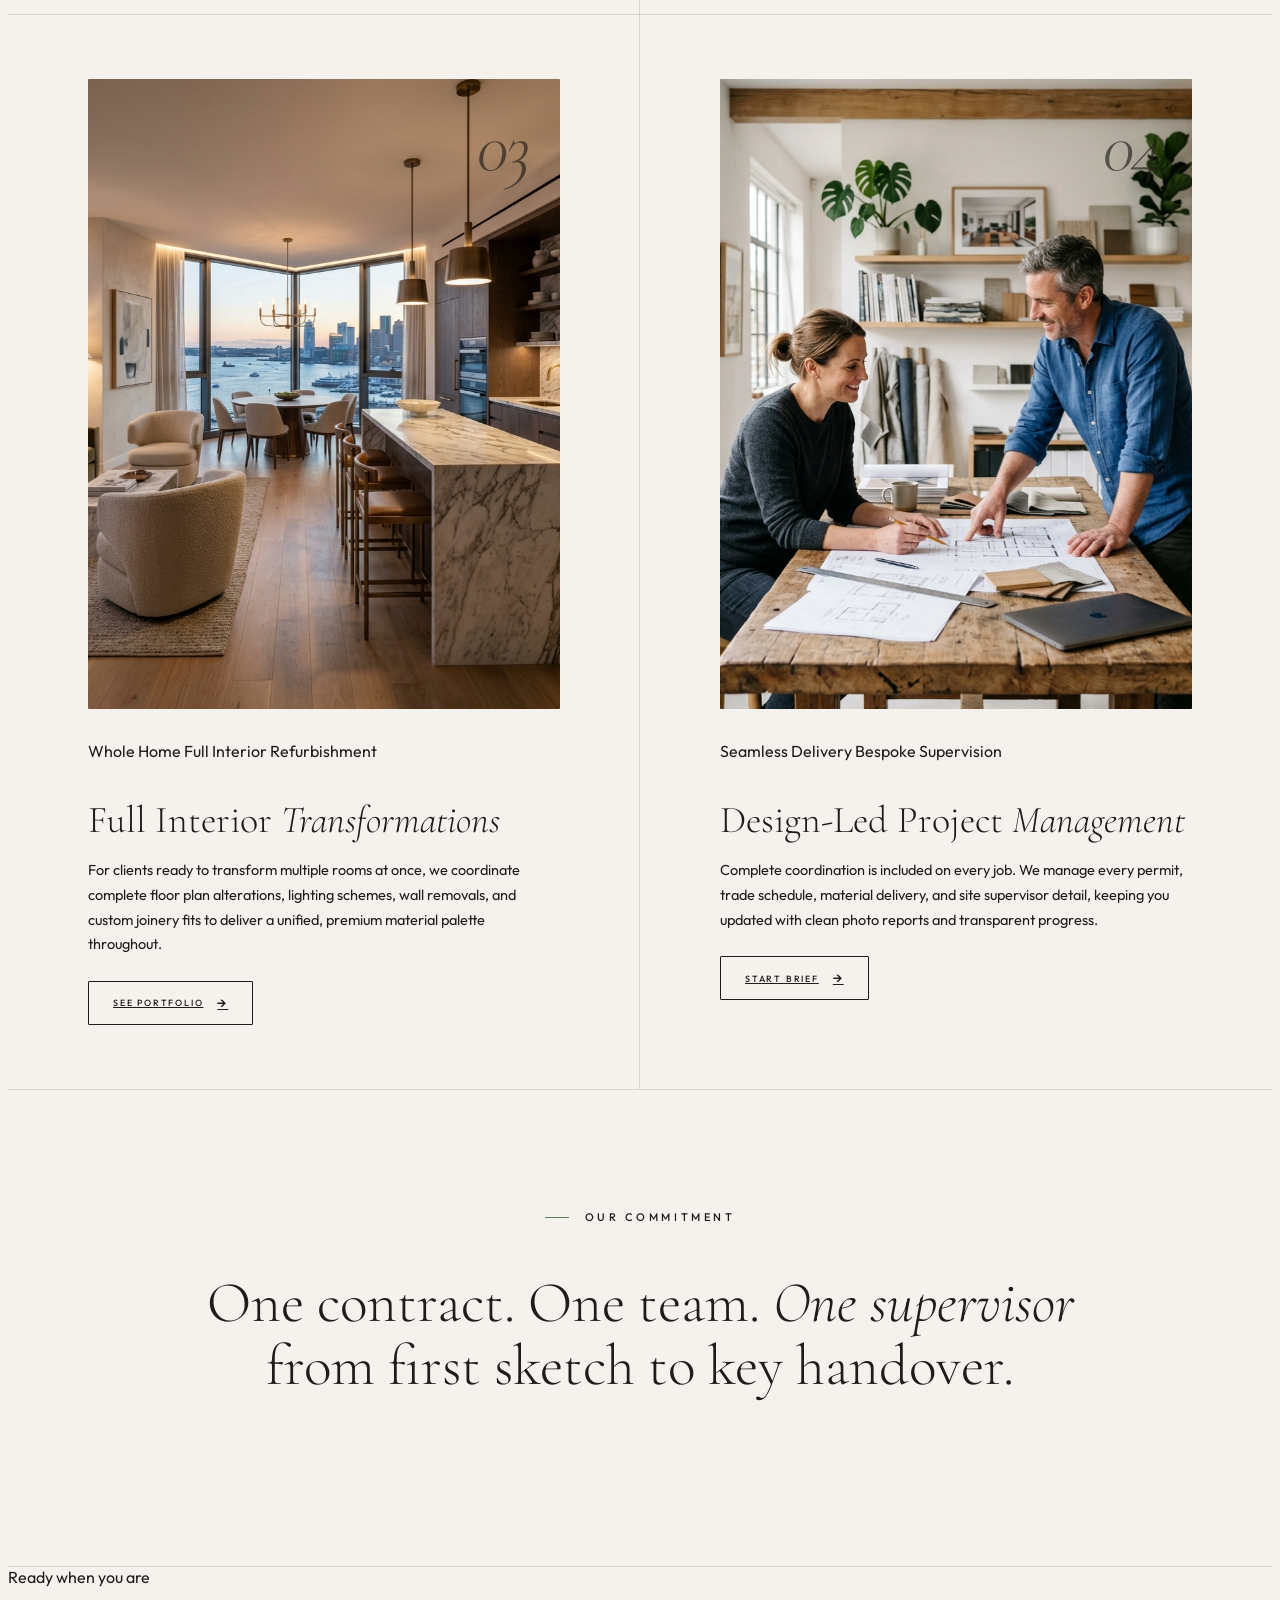
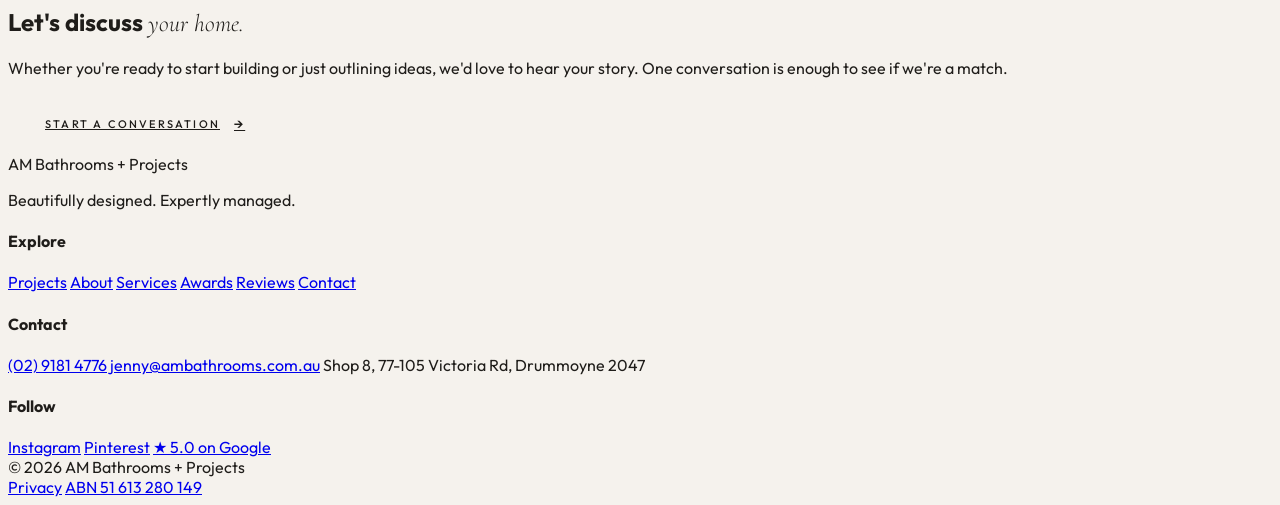
<file: services.html>
<!doctype html>
<html lang="en">
<head>
  <meta charset="utf-8" />
  <meta name="viewport" content="width=device-width,initial-scale=1" />
  <title>Our Services | Bathroom, Kitchen & Interior Renovations Sydney | AM Bathrooms + Projects</title>
  <meta name="description" content="AM Bathrooms + Projects offers boutique bathroom renovations, kitchen renovations, and full interior renovations across Sydney. Full project coordination." />
  
  <!-- Fonts -->
  <link rel="preconnect" href="https://fonts.googleapis.com">
  <link rel="preconnect" href="https://fonts.gstatic.com" crossorigin>
  <link href="https://fonts.googleapis.com/css2?family=Cormorant+Garamond:ital,wght@0,300;0,400;0,500;1,300;1,400&family=Outfit:wght@200;300;400;500&display=swap" rel="stylesheet">
  
  <script>document.documentElement.classList.add('am')</script>
  <link rel="stylesheet" href="animations.css">
  
  <style>
    /* Services Specific Overrides */
    .services-grid {
      display: grid;
      grid-template-columns: repeat(2, 1fr);
      width: 100%;
    }
    .service-card {
      display: block;
    }
    .service-image-wrapper {
      position: relative;
      margin-bottom: 32px;
    }
    .service-image-wrapper .num {
      position: absolute;
      top: 32px;
      right: 32px;
      z-index: 2;
      font-family: var(--font-serif);
      font-style: italic;
      font-weight: 200;
      font-size: 72px;
      color: var(--bg);
      opacity: 0.65;
      line-height: 1;
      letter-spacing: -0.03em;
    }
    .service-card .service-name {
      font-family: var(--font-serif);
      font-size: 38px;
      font-weight: 300;
      color: var(--ink);
      line-height: 1.15;
      margin-bottom: 16px;
      transition: color 0.3s ease;
    }
    .service-card:hover .service-name {
      color: var(--accent);
    }
    .service-card .service-desc {
      font-family: var(--font-sans);
      font-size: 14.5px;
      color: var(--ink-muted);
      line-height: 1.7;
      margin-bottom: 24px;
    }

    @media (max-width: 1100px) {
      .services-grid {
        grid-template-columns: 1fr;
      }
    }
  </style>
</head>
<body>

  <!-- Header -->
  <header class="nav border-b">
    <a href="index.html" class="brand" aria-label="AM Bathrooms and Projects, home">
      <span class="mark">AM</span>
      <span class="wm">Bathrooms + Projects</span>
    </a>
    <button class="hamburger" aria-label="Open menu"><span></span><span></span><span></span></button>
  </header>

  <!-- Page Header -->
  <section class="page-head border-b">
    <div class="grid-cell" style="padding: 96px 80px;">
      <div class="clip-wrap">
        <div class="sub-eyebrow clip-item">Services</div>
      </div>
      <h1 class="clip-wrap" style="font-size: clamp(48px, 6.5vw, 96px); font-weight: 200; letter-spacing: -0.04em; line-height: 1.0; margin-top: 24px;">
        Bespoke <em class="serif-italic">Capabilities.</em>
      </h1>
      <p class="reveal-fade-up" style="font-size: 19px; font-weight: 300; color: var(--ink-muted); max-width: 600px; line-height: 1.65; margin-top: 32px;">
        We manage every trade, timeline, and spatial detail under one design-led system. Below are our core renovation capabilities.
      </p>
    </div>
  </section>

  <!-- Services Grid -->
  <section class="services border-b">
    <div class="services-grid">

      <!-- Capability 1 -->
      <div class="grid-cell service-card">
        <div class="service-image-wrapper">
          <span class="num">01</span>
          <div class="zoom-image-container">
            <img src="assets/project-annandale.png" alt="Luxury bathroom renovation with curved vanity and terrazzo floor">
          </div>
        </div>
        <div class="project-meta-row" style="margin-top: 0; margin-bottom: 12px;">
          <span>Spaces</span>
          <span>Bathrooms & Laundries</span>
        </div>
        <h3 class="service-name">Bathroom & Laundry <em class="serif-italic">Renovations</em></h3>
        <p class="service-desc">Transforming tight, dark, or generic bathrooms into spaces of utility and beauty. From spatial planning and custom vanity design to waterproofing and tile alignment, we manage the entire renovation process to award-winning standards.</p>
        <a href="projects.html" class="btn btn-secondary" style="padding: 12px 24px; font-size: 9px;">See portfolio <span class="arrow">→</span></a>
        <div class="vertical-divider-line"></div>
        <div class="horizontal-divider-line"></div>
      </div>

      <!-- Capability 2 -->
      <div class="grid-cell service-card">
        <div class="service-image-wrapper">
          <span class="num">02</span>
          <div class="zoom-image-container">
            <img src="assets/project-rozelle.png" alt="Bespoke luxury kitchen island with fluted timber joinery">
          </div>
        </div>
        <div class="project-meta-row" style="margin-top: 0; margin-bottom: 12px;">
          <span>Heart of Home</span>
          <span>Bespoke Kitchens</span>
        </div>
        <h3 class="service-name">Bespoke Kitchen <em class="serif-italic">Renovations</em></h3>
        <p class="service-desc">The kitchen is where construction detail and spatial flow matter most. We design and install high-end custom joinery, stone surfaces, and integrated appliances that function flawlessly for residential living.</p>
        <a href="projects.html" class="btn btn-secondary" style="padding: 12px 24px; font-size: 9px;">See portfolio <span class="arrow">→</span></a>
        <div class="horizontal-divider-line"></div>
      </div>

      <!-- Capability 3 -->
      <div class="grid-cell service-card">
        <div class="service-image-wrapper">
          <span class="num">03</span>
          <div class="zoom-image-container">
            <img src="assets/project-pyrmont.png" alt="Open plan living room and marble kitchen layout">
          </div>
        </div>
        <div class="project-meta-row" style="margin-top: 0; margin-bottom: 12px;">
          <span>Whole Home</span>
          <span>Full Interior Refurbishment</span>
        </div>
        <h3 class="service-name">Full Interior <em class="serif-italic">Transformations</em></h3>
        <p class="service-desc">For clients ready to transform multiple rooms at once, we coordinate complete floor plan alterations, lighting schemes, wall removals, and custom joinery fits to deliver a unified, premium material palette throughout.</p>
        <a href="projects.html" class="btn btn-secondary" style="padding: 12px 24px; font-size: 9px;">See portfolio <span class="arrow">→</span></a>
        <div class="vertical-divider-line"></div>
      </div>

      <!-- Capability 4 -->
      <div class="grid-cell service-card">
        <div class="service-image-wrapper">
          <span class="num">04</span>
          <div class="zoom-image-container">
            <img src="assets/team-founders.png" alt="Bespoke project management system with documents and design plans">
          </div>
        </div>
        <div class="project-meta-row" style="margin-top: 0; margin-bottom: 12px;">
          <span>Seamless Delivery</span>
          <span>Bespoke Supervision</span>
        </div>
        <h3 class="service-name">Design-Led Project <em class="serif-italic">Management</em></h3>
        <p class="service-desc">Complete coordination is included on every job. We manage every permit, trade schedule, material delivery, and site supervisor detail, keeping you updated with clean photo reports and transparent progress.</p>
        <a href="contact.html" class="btn btn-secondary" style="padding: 12px 24px; font-size: 9px;">Start brief <span class="arrow">→</span></a>
      </div>

    </div>
  </section>

  <!-- Quote Banner -->
  <section class="quote-banner border-b" style="background-color: var(--ink); color: var(--bg); padding: 120px 80px; text-align: center;">
    <div style="max-width: 900px; margin: 0 auto;">
      <div class="sub-eyebrow reveal-fade-up" style="color: var(--brass-soft); justify-content: center; margin-bottom: 24px;">Our commitment</div>
      <h2 class="reveal-fade-up" style="font-family: var(--font-serif); font-size: clamp(32px, 4.5vw, 60px); font-weight: 300; line-height: 1.1; color: var(--bg);">
        One contract. One team. <em class="serif-italic" style="color: var(--brass-soft);">One supervisor</em> from first sketch to key handover.
      </h2>
    </div>
  </section>

  <!-- Final CTA -->
  <section class="cta">
    <div class="cta-inner reveal-fade-up">
      <div class="section-eyebrow">Ready when you are</div>
      <h2>Let's discuss <em class="serif-italic">your home.</em></h2>
      <p>Whether you're ready to start building or just outlining ideas, we'd love to hear your story. One conversation is enough to see if we're a match.</p>
      <a href="contact.html" class="btn btn-inverted">Start a conversation <span class="arrow">→</span></a>
    </div>
  </section>

  <!-- Footer -->
  <footer class="footer">
    <div class="footer-grid">
      <div class="footer-brand">
        <span class="mark">AM</span>
        <span class="wm">Bathrooms + Projects</span>
        <p class="tag">Beautifully designed. Expertly managed.</p>
      </div>
      <div class="footer-col">
        <h4>Explore</h4>
        <a href="projects.html">Projects</a>
        <a href="about.html">About</a>
        <a href="services.html">Services</a>
        <a href="awards.html">Awards</a>
        <a href="reviews.html">Reviews</a>
        <a href="contact.html">Contact</a>
      </div>
      <div class="footer-col">
        <h4>Contact</h4>
        <a href="tel:+61291814776">(02) 9181 4776</a>
        <a href="mailto:jenny@ambathrooms.com.au">jenny@ambathrooms.com.au</a>
        <span>Shop 8, 77-105 Victoria Rd, Drummoyne 2047</span>
      </div>
      <div class="footer-col">
        <h4>Follow</h4>
        <a href="#">Instagram</a>
        <a href="#">Pinterest</a>
        <a href="#" class="accent">★ 5.0 on Google</a>
      </div>
    </div>
    <div class="footer-bottom">
      <span>© 2026 AM Bathrooms + Projects</span>
      <div class="links">
        <a href="#">Privacy</a>
        <a href="#">ABN 51 613 280 149</a>
      </div>
    </div>
  </footer>

  <script src="animations.js"></script>
</body>
</html>
</file>
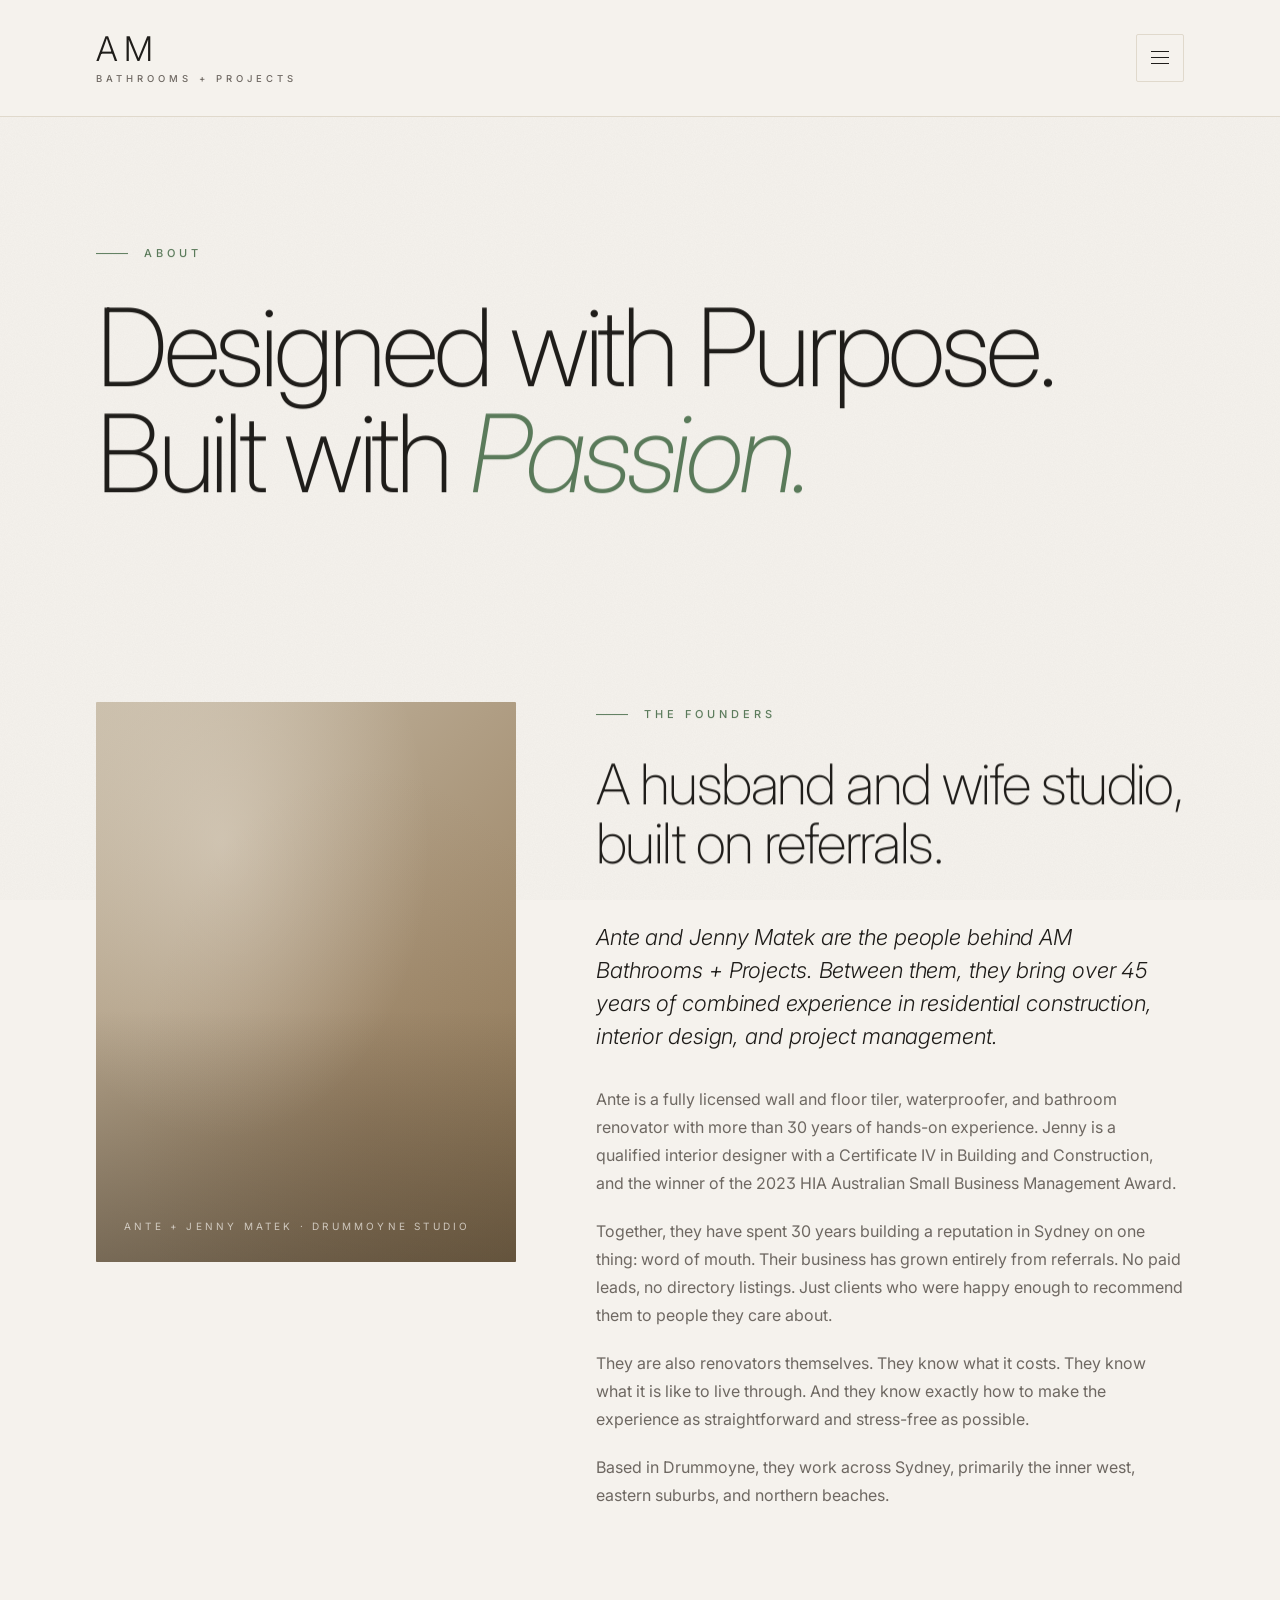
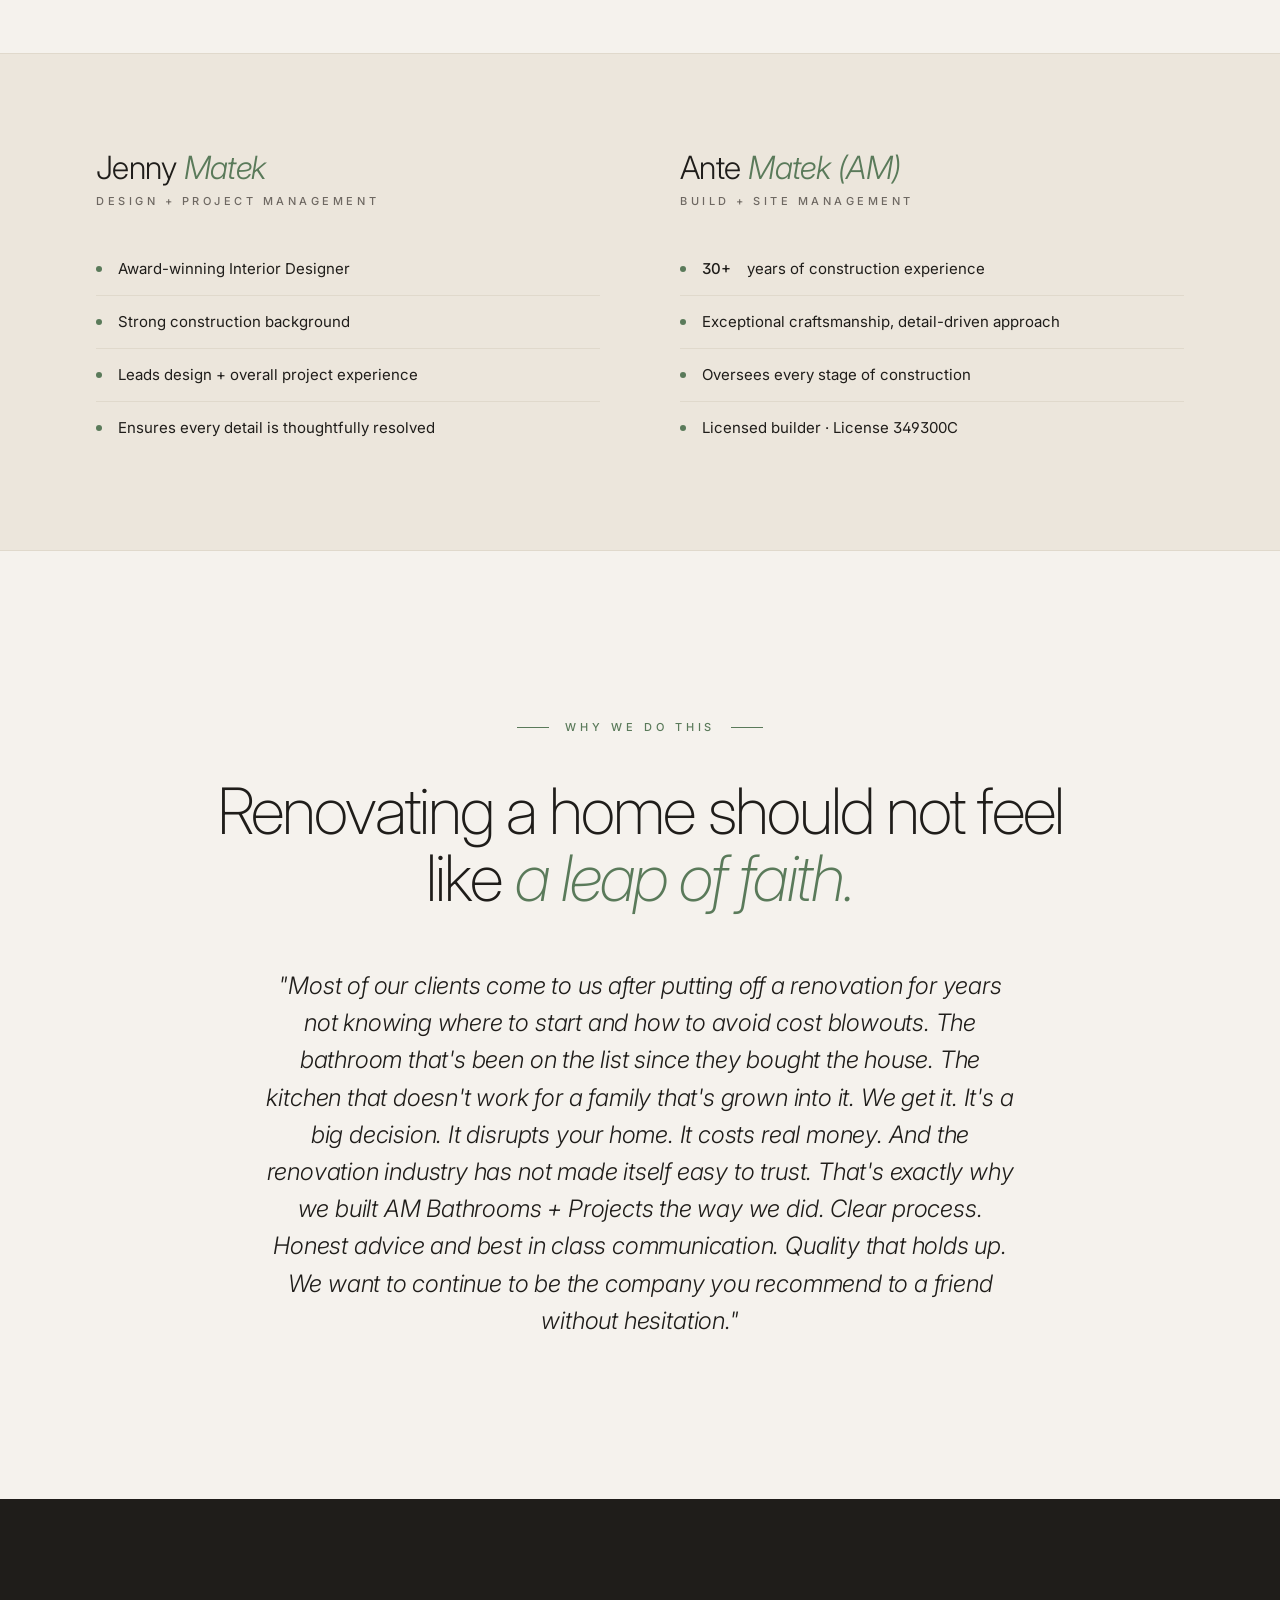
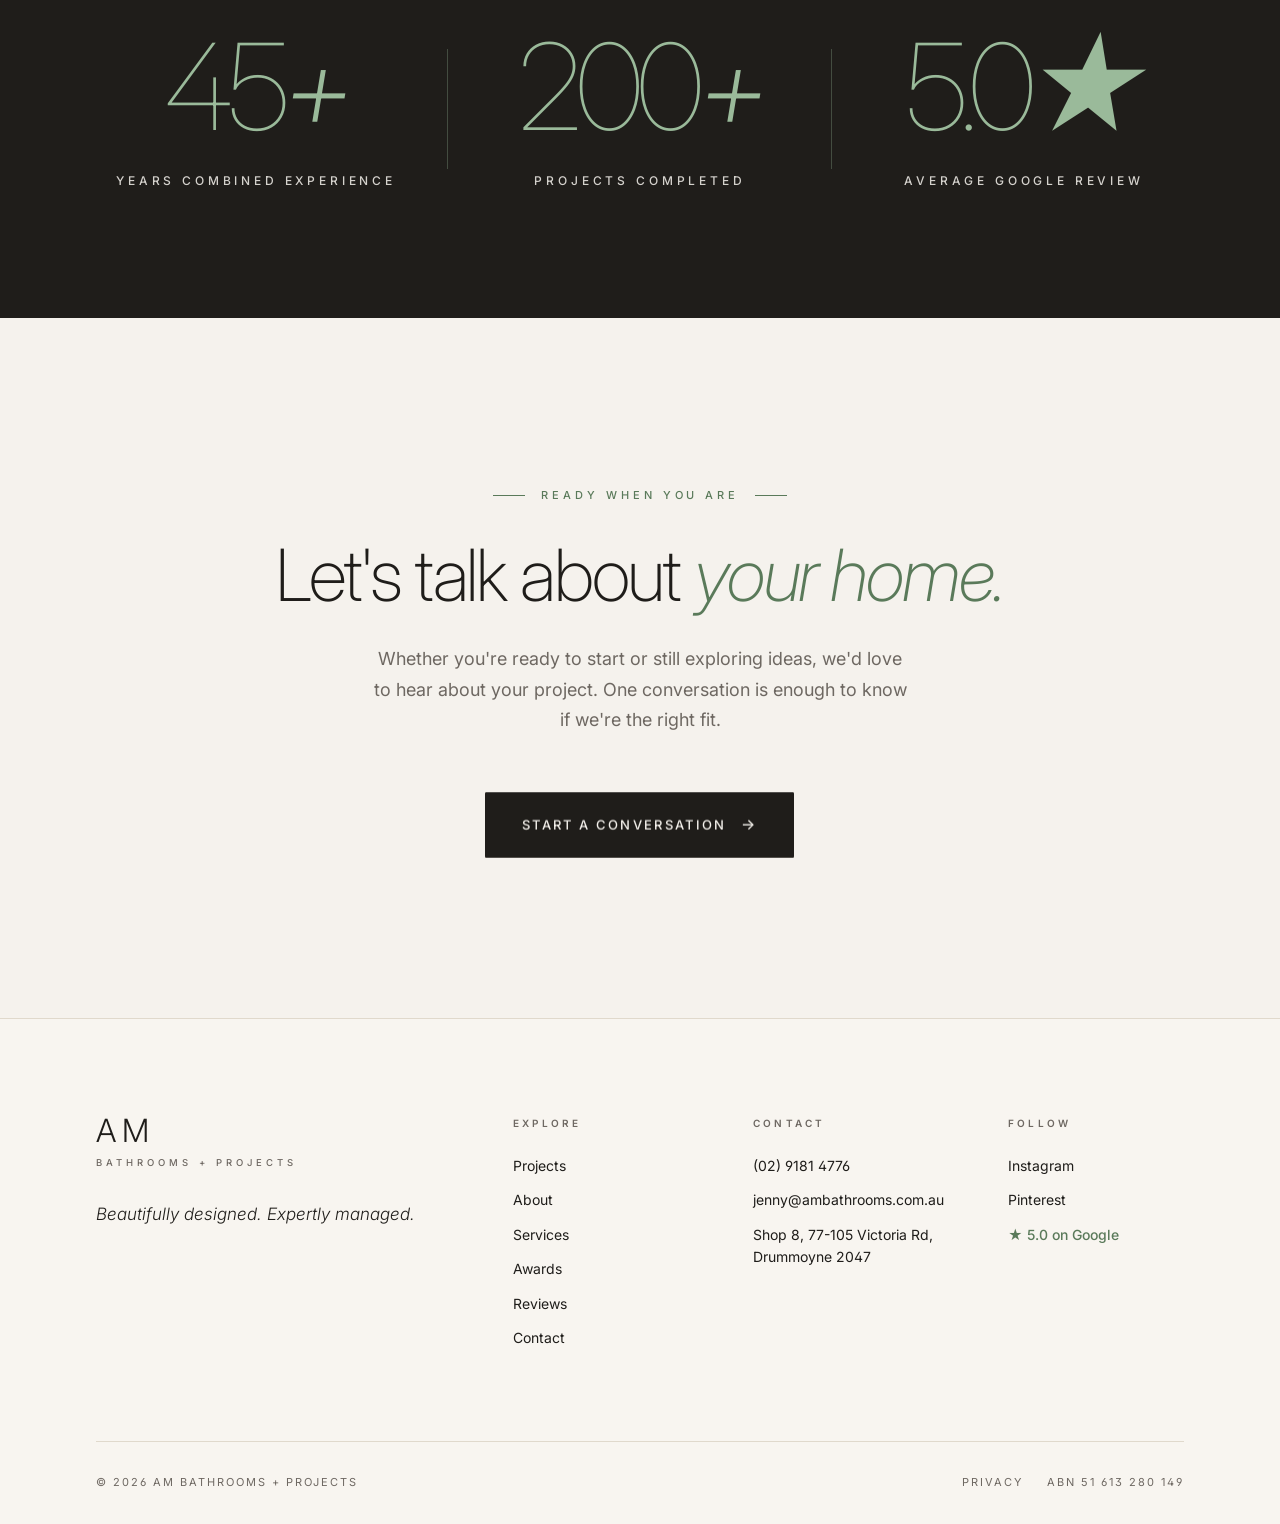
<file: mockups/about.html>
<!doctype html>
<html lang="en">
<head>
<meta charset="utf-8" />
<meta name="viewport" content="width=device-width,initial-scale=1" />
<title>About AM Bathrooms + Projects | Sydney Renovation Specialists</title>
<meta name="description" content="AM Bathrooms + Projects is a boutique renovation company based in Drummoyne, Sydney. HIA award-winning team serving the inner west, eastern suburbs, and northern beaches." />
<link rel="preconnect" href="https://fonts.googleapis.com">
<link rel="preconnect" href="https://fonts.gstatic.com" crossorigin>
<link href="https://fonts.googleapis.com/css2?family=Inter:ital,wght@0,100;0,200;0,300;0,400;0,500;0,600;1,200;1,300;1,400&display=swap" rel="stylesheet">
<script>document.documentElement.classList.add('am')</script>
<link rel="stylesheet" href="animations.css">
<style>
:root{
  --bg: #f5f2ed;
  --bg-2: #f8f5f0;
  --surface: #faf8f4;
  --surface-alt: #ece6dc;
  --ink: #1f1d1a;
  --ink-muted: #6e6862;
  --ink-faint: #a39c92;
  --line: #e0d9cc;
  --line-soft: #ebe5d8;
  --accent: #5a7a5a;
  --brass: #7a9a7a;
  --brass-soft: #9aba9a;
}
*{box-sizing:border-box;margin:0;padding:0}
html,body{
  background:var(--bg);color:var(--ink);
  font-family:'Inter',system-ui,sans-serif;font-weight:400;line-height:1.6;
  -webkit-font-smoothing:antialiased;-moz-osx-font-smoothing:grayscale;
  font-feature-settings:"kern" 1,"liga" 1,"ss01" 1;
}
body::before{
  content:'';position:fixed;inset:0;pointer-events:none;z-index:1;opacity:.04;
  background-image:url("data:image/svg+xml;utf8,<svg xmlns='http://www.w3.org/2000/svg' width='200' height='200'><filter id='n'><feTurbulence type='fractalNoise' baseFrequency='0.9' numOctaves='2' stitchTiles='stitch'/><feColorMatrix values='0 0 0 0 0.12 0 0 0 0 0.11 0 0 0 0 0.10 0 0 0 1 0'/></filter><rect width='200' height='200' filter='url(%23n)'/></svg>");
  mix-blend-mode:multiply;
}
body > * { position: relative; z-index: 2 }
a{color:inherit;text-decoration:none}

/* Navbar */
.nav{
  background:var(--bg);border-bottom:1px solid var(--line);
  padding:32px 96px;
  display:flex;align-items:center;justify-content:space-between;
}
.brand{display:flex;flex-direction:column;align-items:flex-start;line-height:1}
.brand .mark{
  font-family:'Inter',sans-serif;font-weight:300;font-size:34px;letter-spacing:.18em;
  color:var(--ink);line-height:1;
}
.brand .wm{
  font-family:'Inter',sans-serif;font-size:9.5px;font-weight:500;letter-spacing:.42em;
  color:var(--ink-muted);margin-top:8px;text-transform:uppercase;
}
.hamburger{
  width:48px;height:48px;border:1px solid var(--line);background:transparent;cursor:pointer;
  display:flex;flex-direction:column;align-items:center;justify-content:center;gap:5px;border-radius:2px;
  transition:all .25s ease-out;
}
.hamburger:hover{background:var(--ink);border-color:var(--ink)}
.hamburger:hover span{background:var(--bg)}
.hamburger span{display:block;width:18px;height:1px;background:var(--ink);transition:background .25s ease-out}

/* Page header */
.page-head{padding:128px 96px 96px}
.page-head .section-eyebrow{
  font-family:'Inter',sans-serif;font-size:11px;font-weight:500;letter-spacing:.36em;
  color:var(--accent);text-transform:uppercase;margin-bottom:32px;
  display:flex;align-items:center;gap:16px;
}
.page-head .section-eyebrow::before{content:'';width:32px;height:1px;background:var(--accent)}
.page-head h1{
  font-family:'Inter',sans-serif;font-weight:200;font-size:108px;letter-spacing:-.04em;
  color:var(--ink);line-height:.98;margin-bottom:0;max-width:1100px;
}
.page-head h1 em{font-style:italic;color:var(--accent);font-weight:200}
.page-head h1 span{display:block}

/* Founder section */
.founder{padding:96px 96px 144px;display:grid;grid-template-columns:5fr 7fr;gap:80px;align-items:start}
.founder-photo{
  position:relative;overflow:hidden;border-radius:1px;
  aspect-ratio:3/4;
  background:
    radial-gradient(ellipse at 30% 25%, rgba(241,235,225,.4) 0%, transparent 50%),
    radial-gradient(ellipse at 65% 75%, rgba(122,90,58,.18) 0%, transparent 60%),
    linear-gradient(135deg, #c8bca8 0%, #a89478 55%, #8a7250 100%);
}
.founder-photo::after{
  content:'';position:absolute;inset:0;
  background:linear-gradient(180deg, transparent 55%, rgba(31,29,26,.35) 100%);
}
.founder-photo .caption{
  position:absolute;bottom:28px;left:28px;color:var(--bg);
  font-family:'Inter',sans-serif;font-size:10px;letter-spacing:.32em;
  text-transform:uppercase;opacity:.7;z-index:2;
}
.founder-text{padding-top:8px}
.founder-text .section-eyebrow{
  font-family:'Inter',sans-serif;font-size:11px;font-weight:500;letter-spacing:.36em;
  color:var(--accent);text-transform:uppercase;margin-bottom:32px;
  display:flex;align-items:center;gap:16px;
}
.founder-text .section-eyebrow::before{content:'';width:32px;height:1px;background:var(--accent)}
.founder-text h2{
  font-family:'Inter',sans-serif;font-weight:200;font-size:56px;letter-spacing:-.028em;
  color:var(--ink);line-height:1.05;margin-bottom:48px;
}
.founder-text h2 em{font-style:italic;color:var(--accent);font-weight:200}
.founder-text .lead{
  font-family:'Inter',sans-serif;font-weight:300;font-style:italic;font-size:22px;
  color:var(--ink);line-height:1.5;margin-bottom:32px;letter-spacing:-.005em;
}
.founder-text p{
  font-family:'Inter',sans-serif;font-size:16px;font-weight:400;color:var(--ink-muted);
  line-height:1.75;margin-bottom:20px;
}
.founder-text p:last-child{margin-bottom:0}
.founder-text strong{color:var(--ink);font-weight:500}

/* Credentials */
.credentials{
  background:var(--surface-alt);padding:96px;
  border-top:1px solid var(--line);border-bottom:1px solid var(--line);
}
.credentials-grid{display:grid;grid-template-columns:1fr 1fr;gap:80px}
.cred-col h3{
  font-family:'Inter',sans-serif;font-weight:300;font-size:32px;letter-spacing:-.018em;
  color:var(--ink);margin-bottom:8px;line-height:1.1;
}
.cred-col h3 em{font-style:italic;color:var(--accent);font-weight:300}
.cred-col .role{
  font-family:'Inter',sans-serif;font-size:11px;font-weight:500;letter-spacing:.32em;
  color:var(--ink-muted);text-transform:uppercase;margin-bottom:32px;
}
.cred-col ul{list-style:none}
.cred-col li{
  font-family:'Inter',sans-serif;font-size:15px;font-weight:400;color:var(--ink);
  line-height:1.6;padding:14px 0;border-bottom:1px solid var(--line);
  display:flex;align-items:center;gap:16px;
}
.cred-col li:last-child{border-bottom:none}
.cred-col li::before{
  content:'';display:inline-block;width:6px;height:6px;border-radius:50%;
  background:var(--accent);flex-shrink:0;
}
.cred-col li strong{font-weight:500;color:var(--ink)}

/* Why we do this */
.why-do{padding:160px 96px;text-align:center}
.why-do .section-eyebrow{
  font-family:'Inter',sans-serif;font-size:11px;font-weight:500;letter-spacing:.36em;
  color:var(--accent);text-transform:uppercase;margin-bottom:40px;
  display:inline-flex;align-items:center;gap:16px;
}
.why-do .section-eyebrow::before,
.why-do .section-eyebrow::after{content:'';width:32px;height:1px;background:var(--accent)}
.why-do h2{
  font-family:'Inter',sans-serif;font-weight:200;font-size:64px;letter-spacing:-.03em;
  color:var(--ink);line-height:1.05;margin-bottom:56px;max-width:880px;margin-left:auto;margin-right:auto;
}
.why-do h2 em{font-style:italic;color:var(--accent);font-weight:200}
.why-do p{
  font-family:'Inter',sans-serif;font-weight:300;font-style:italic;font-size:24px;
  color:var(--ink);line-height:1.55;letter-spacing:-.008em;
  max-width:760px;margin:0 auto;
}

/* Stats bar */
.stats{
  background:var(--ink);color:var(--bg);
  padding:128px 96px;
  display:grid;grid-template-columns:repeat(3,1fr);gap:64px;
}
.stat{text-align:center;position:relative}
.stat:not(:last-child)::after{
  content:'';position:absolute;top:50%;right:-32px;width:1px;height:120px;
  background:var(--brass-soft);opacity:.3;transform:translateY(-50%);
}
.stat .number{
  font-family:'Inter',sans-serif;font-weight:100;font-size:120px;letter-spacing:-.05em;
  color:var(--brass-soft);line-height:1;margin-bottom:24px;
}
.stat .number em{font-style:italic;font-weight:200}
.stat .label{
  font-family:'Inter',sans-serif;font-size:12px;font-weight:500;letter-spacing:.32em;
  color:var(--bg);text-transform:uppercase;opacity:.85;
}

/* Final CTA */
.cta{background:var(--bg);color:var(--ink);padding:160px 96px;text-align:center}
.cta-inner{max-width:760px;margin:0 auto}
.cta .section-eyebrow{
  font-family:'Inter',sans-serif;font-size:11px;font-weight:500;letter-spacing:.36em;
  color:var(--accent);text-transform:uppercase;margin-bottom:32px;
  display:inline-flex;align-items:center;gap:16px;
}
.cta .section-eyebrow::before,
.cta .section-eyebrow::after{content:'';width:32px;height:1px;background:var(--accent)}
.cta h2{
  font-family:'Inter',sans-serif;font-weight:200;font-size:72px;letter-spacing:-.03em;
  color:var(--ink);line-height:1.05;margin-bottom:32px;
}
.cta h2 em{font-style:italic;color:var(--accent);font-weight:200}
.cta p{
  font-family:'Inter',sans-serif;font-size:18px;color:var(--ink-muted);
  max-width:540px;margin:0 auto 56px;line-height:1.7;
}
.btn{
  font-family:'Inter',sans-serif;font-weight:500;font-size:13px;letter-spacing:.18em;
  padding:20px 36px;border-radius:1px;cursor:pointer;transition:all .3s ease-out;
  text-transform:uppercase;display:inline-flex;align-items:center;gap:14px;
}
.btn .arrow{font-size:15px;transition:transform .25s ease-out}
.btn:hover .arrow{transform:translateX(4px)}
.btn-primary{background:var(--ink);color:var(--bg);border:1px solid var(--ink)}
.btn-primary:hover{background:var(--accent);border-color:var(--accent);transform:translateY(-1px)}

/* Footer */
.footer{background:var(--bg-2);padding:96px 96px 32px;border-top:1px solid var(--line)}
.footer-grid{display:grid;grid-template-columns:2fr 1fr 1fr 1fr;gap:64px;margin-bottom:80px}
.footer-brand .mark{
  font-family:'Inter',sans-serif;font-weight:300;font-size:32px;letter-spacing:.18em;
  color:var(--ink);line-height:1;display:block;
}
.footer-brand .wm{
  font-family:'Inter',sans-serif;font-size:9.5px;font-weight:500;letter-spacing:.42em;
  color:var(--ink-muted);margin-top:8px;text-transform:uppercase;display:block;
}
.footer-brand .tag{
  font-family:'Inter',sans-serif;font-style:italic;font-weight:300;font-size:17px;
  color:var(--ink);margin-top:32px;max-width:340px;line-height:1.5;
}
.footer-col h4{
  font-family:'Inter',sans-serif;font-size:10px;font-weight:600;letter-spacing:.32em;
  color:var(--ink-muted);text-transform:uppercase;margin-bottom:24px;
}
.footer-col a, .footer-col span{
  font-family:'Inter',sans-serif;font-size:14px;font-weight:400;
  color:var(--ink);display:block;margin-bottom:12px;
  transition:color .2s ease-out;
}
.footer-col a:hover{color:var(--accent)}
.footer-col .accent{color:var(--accent);font-weight:500}
.footer-bottom{
  border-top:1px solid var(--line);padding-top:32px;
  display:flex;justify-content:space-between;align-items:center;
  font-family:'Inter',sans-serif;font-size:11px;letter-spacing:.18em;
  color:var(--ink-muted);text-transform:uppercase;
}
.footer-bottom a{color:var(--ink-muted);transition:color .2s ease-out}
.footer-bottom a:hover{color:var(--accent)}
.footer-bottom .links{display:flex;gap:24px}

.label-bar{
  position:fixed;bottom:0;left:0;right:0;background:var(--ink);color:var(--bg);
  padding:12px 24px;font-family:'Inter',sans-serif;font-size:10px;letter-spacing:.32em;
  text-align:center;text-transform:uppercase;z-index:99;opacity:.85;
}

/* Mobile */
@media (max-width: 1100px){
  .nav, .page-head, .founder, .credentials, .why-do, .stats, .cta, .footer { padding-left: 32px; padding-right: 32px }
  .page-head { padding-top: 72px; padding-bottom: 56px }
  .page-head h1 { font-size: 60px }
  .founder { grid-template-columns: 1fr; gap: 48px; padding-top: 56px; padding-bottom: 88px }
  .founder-text h2 { font-size: 40px }
  .founder-text .lead { font-size: 19px }
  .credentials { padding: 64px 32px }
  .credentials-grid { grid-template-columns: 1fr; gap: 56px }
  .why-do { padding: 96px 32px }
  .why-do h2 { font-size: 40px }
  .why-do p { font-size: 19px }
  .stats { grid-template-columns: 1fr; gap: 48px; padding: 80px 32px }
  .stat:not(:last-child)::after { display: none }
  .stat .number { font-size: 80px }
  .cta { padding: 96px 32px }
  .cta h2 { font-size: 48px }
  .cta p { font-size: 16px }
  .footer { padding: 64px 32px 24px }
  .footer-grid { grid-template-columns: 1fr 1fr; gap: 48px; margin-bottom: 48px }
  .footer-bottom { flex-direction: column; gap: 16px; text-align: center }
}
@media (max-width: 640px){
  .footer-grid { grid-template-columns: 1fr }
}
</style>
</head>
<body>
<div class="page-transition"></div>

<header class="nav">
  <a href="index.html" class="brand" aria-label="AM Bathrooms and Projects, home">
    <span class="mark">AM</span>
    <span class="wm">Bathrooms + Projects</span>
  </a>
  <button class="hamburger" aria-label="Open menu"><span></span><span></span><span></span></button>
</header>

<section class="page-head">
  <div class="section-eyebrow">About</div>
  <h1>
    <span>Designed with Purpose.</span>
    <span>Built with <em>Passion.</em></span>
  </h1>
</section>

<section class="founder">
  <div class="founder-photo">
    <span class="caption">Ante + Jenny Matek · Drummoyne studio</span>
  </div>
  <div class="founder-text">
    <div class="section-eyebrow">The founders</div>
    <h2>A husband and wife studio, built on referrals.</h2>
    <p class="lead">Ante and Jenny Matek are the people behind AM Bathrooms + Projects. Between them, they bring over 45 years of combined experience in residential construction, interior design, and project management.</p>
    <p>Ante is a fully licensed wall and floor tiler, waterproofer, and bathroom renovator with more than 30 years of hands-on experience. Jenny is a qualified interior designer with a Certificate IV in Building and Construction, and the winner of the 2023 HIA Australian Small Business Management Award.</p>
    <p>Together, they have spent 30 years building a reputation in Sydney on one thing: word of mouth. Their business has grown entirely from referrals. No paid leads, no directory listings. Just clients who were happy enough to recommend them to people they care about.</p>
    <p>They are also renovators themselves. They know what it costs. They know what it is like to live through. And they know exactly how to make the experience as straightforward and stress-free as possible.</p>
    <p>Based in Drummoyne, they work across Sydney, primarily the inner west, eastern suburbs, and northern beaches.</p>
  </div>
</section>

<section class="credentials">
  <div class="credentials-grid">
    <div class="cred-col">
      <h3>Jenny <em>Matek</em></h3>
      <div class="role">Design + Project Management</div>
      <ul>
        <li>Award-winning Interior Designer</li>
        <li>Strong construction background</li>
        <li>Leads design + overall project experience</li>
        <li>Ensures every detail is thoughtfully resolved</li>
      </ul>
    </div>
    <div class="cred-col">
      <h3>Ante <em>Matek (AM)</em></h3>
      <div class="role">Build + Site Management</div>
      <ul>
        <li><strong>30+</strong> years of construction experience</li>
        <li>Exceptional craftsmanship, detail-driven approach</li>
        <li>Oversees every stage of construction</li>
        <li>Licensed builder · License 349300C</li>
      </ul>
    </div>
  </div>
</section>

<section class="why-do">
  <div class="section-eyebrow">Why we do this</div>
  <h2>Renovating a home should not feel like <em>a leap of faith.</em></h2>
  <p>"Most of our clients come to us after putting off a renovation for years not knowing where to start and how to avoid cost blowouts. The bathroom that's been on the list since they bought the house. The kitchen that doesn't work for a family that's grown into it. We get it. It's a big decision. It disrupts your home. It costs real money. And the renovation industry has not made itself easy to trust. That's exactly why we built AM Bathrooms + Projects the way we did. Clear process. Honest advice and best in class communication. Quality that holds up. We want to continue to be the company you recommend to a friend without hesitation."</p>
</section>

<section class="stats">
  <div class="stat">
    <div class="number">45<em>+</em></div>
    <div class="label">Years combined experience</div>
  </div>
  <div class="stat">
    <div class="number">200<em>+</em></div>
    <div class="label">Projects completed</div>
  </div>
  <div class="stat">
    <div class="number">5.0<em>★</em></div>
    <div class="label">Average Google review</div>
  </div>
</section>

<section class="cta">
  <div class="cta-inner">
    <div class="section-eyebrow">Ready when you are</div>
    <h2>Let's talk about <em>your home.</em></h2>
    <p>Whether you're ready to start or still exploring ideas, we'd love to hear about your project. One conversation is enough to know if we're the right fit.</p>
    <a href="contact.html" class="btn btn-primary">Start a conversation <span class="arrow">→</span></a>
  </div>
</section>

<footer class="footer">
  <div class="footer-grid">
    <div class="footer-brand">
      <span class="mark">AM</span>
      <span class="wm">Bathrooms + Projects</span>
      <p class="tag">Beautifully designed. Expertly managed.</p>
    </div>
    <div class="footer-col">
      <h4>Explore</h4>
      <a href="projects.html">Projects</a>
      <a href="about.html">About</a>
      <a href="services.html">Services</a>
      <a href="awards.html">Awards</a>
      <a href="reviews.html">Reviews</a>
      <a href="contact.html">Contact</a>
    </div>
    <div class="footer-col">
      <h4>Contact</h4>
      <a href="tel:+61291814776">(02) 9181 4776</a>
      <a href="mailto:jenny@ambathrooms.com.au">jenny@ambathrooms.com.au</a>
      <span>Shop 8, 77-105 Victoria Rd, Drummoyne 2047</span>
    </div>
    <div class="footer-col">
      <h4>Follow</h4>
      <a href="#">Instagram</a>
      <a href="#">Pinterest</a>
      <a href="#" class="accent">★ 5.0 on Google</a>
    </div>
  </div>
  <div class="footer-bottom">
    <span>© 2026 AM Bathrooms + Projects</span>
    <div class="links">
      <a href="#">Privacy</a>
      <a href="#">ABN 51 613 280 149</a>
    </div>
  </div>
</footer>


<script src="animations.js"></script>
</body>
</html>
</file>
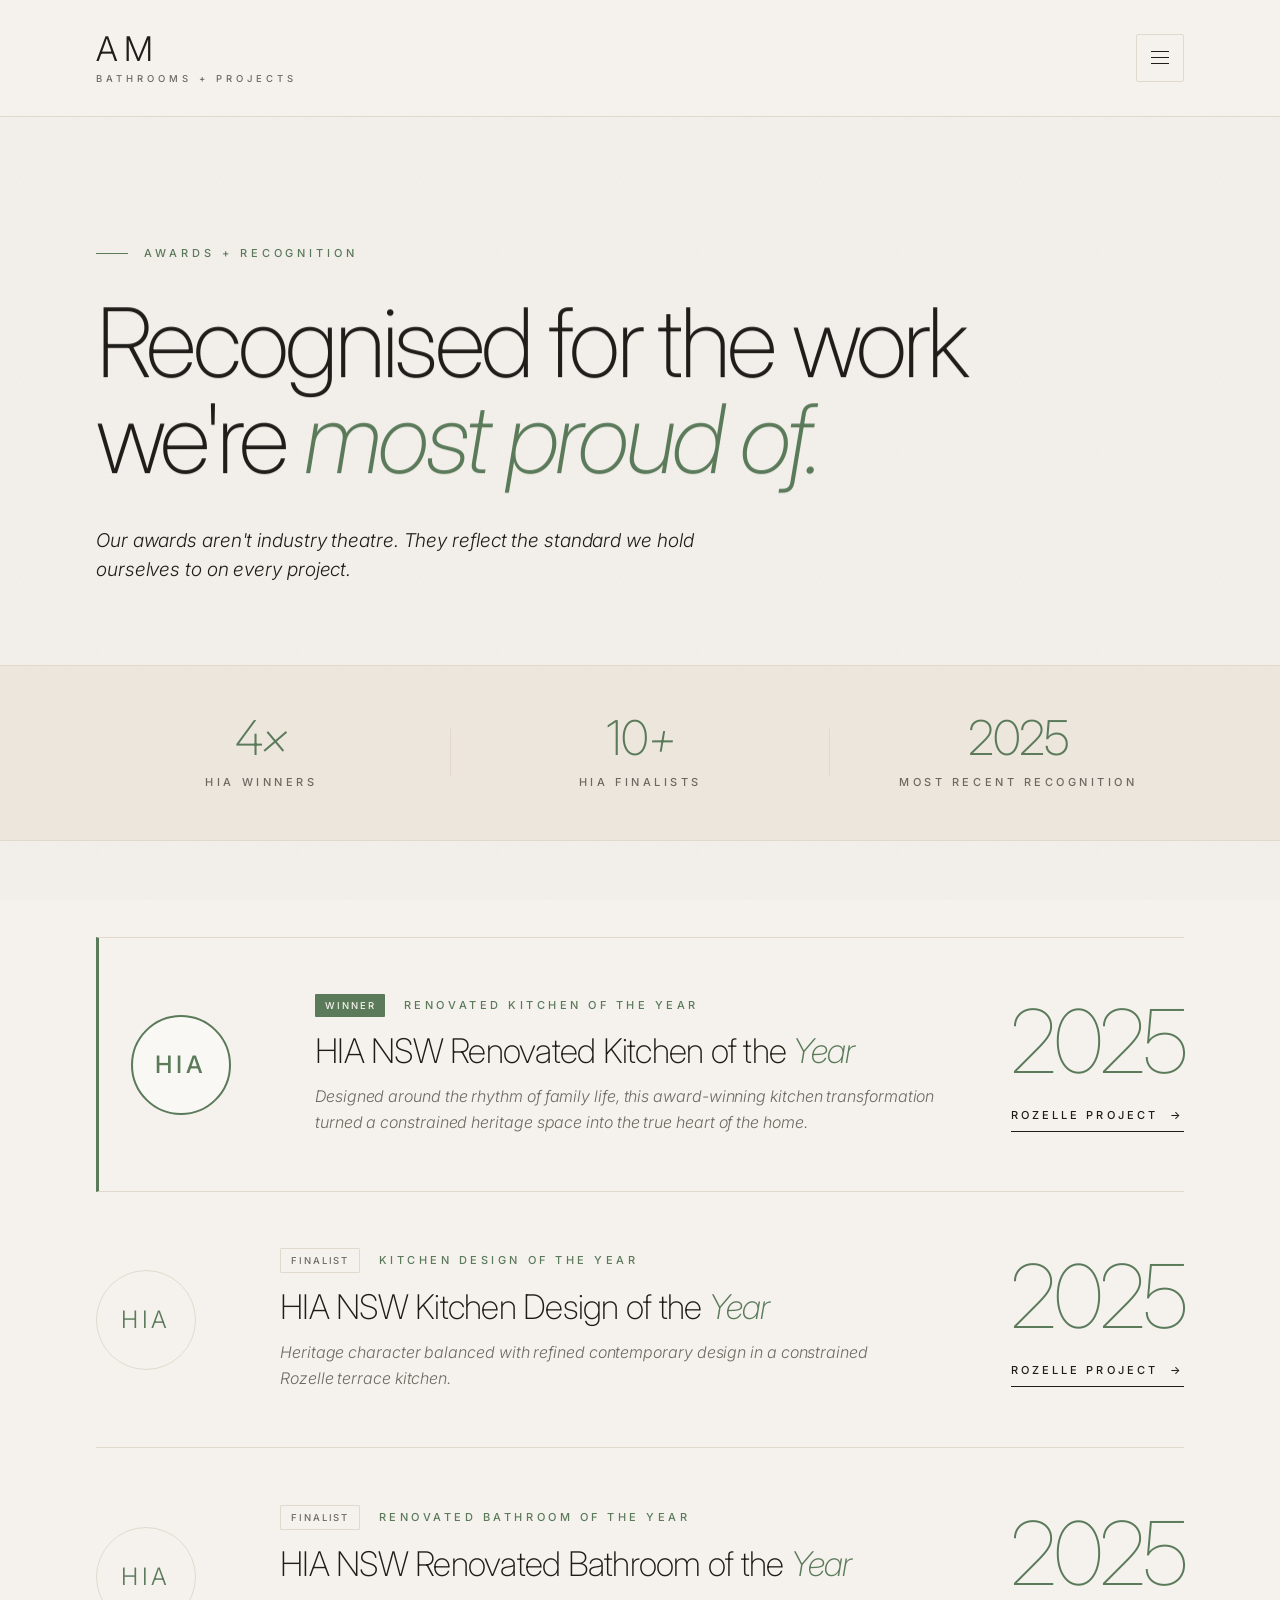
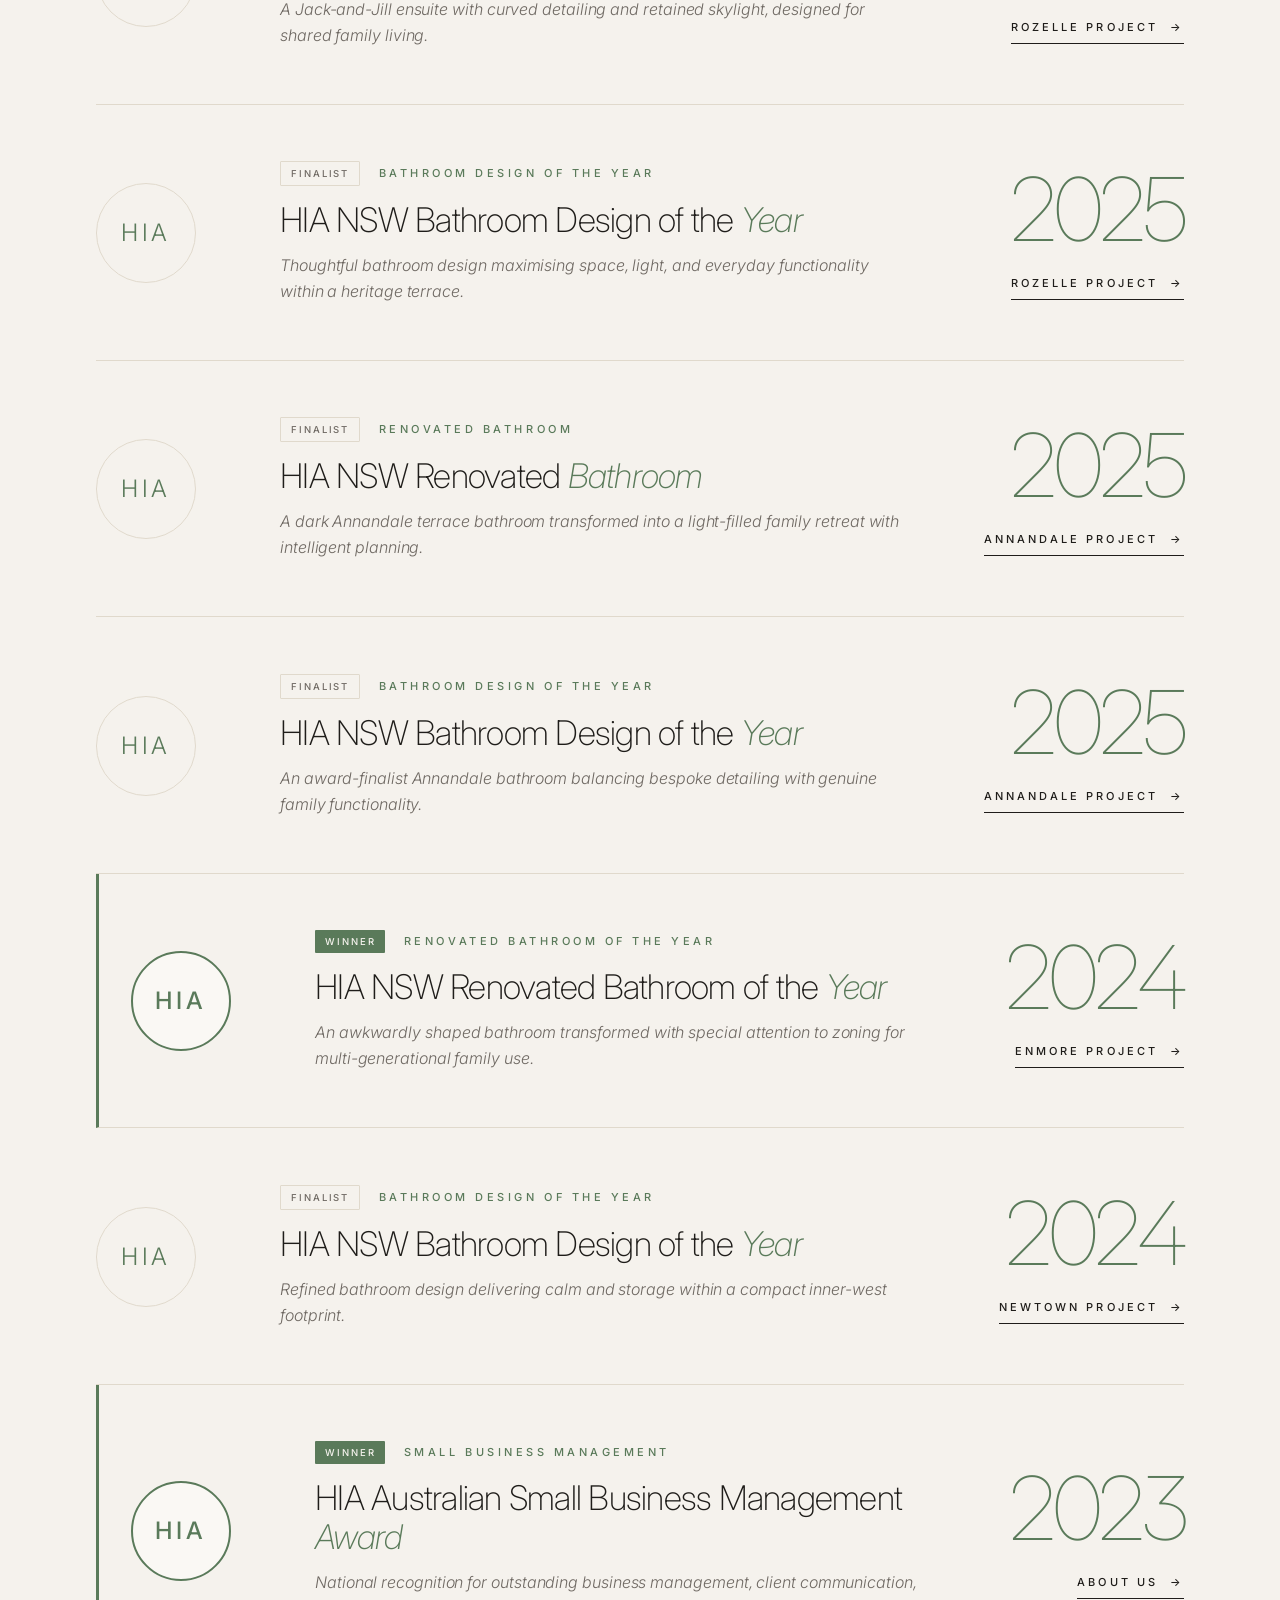
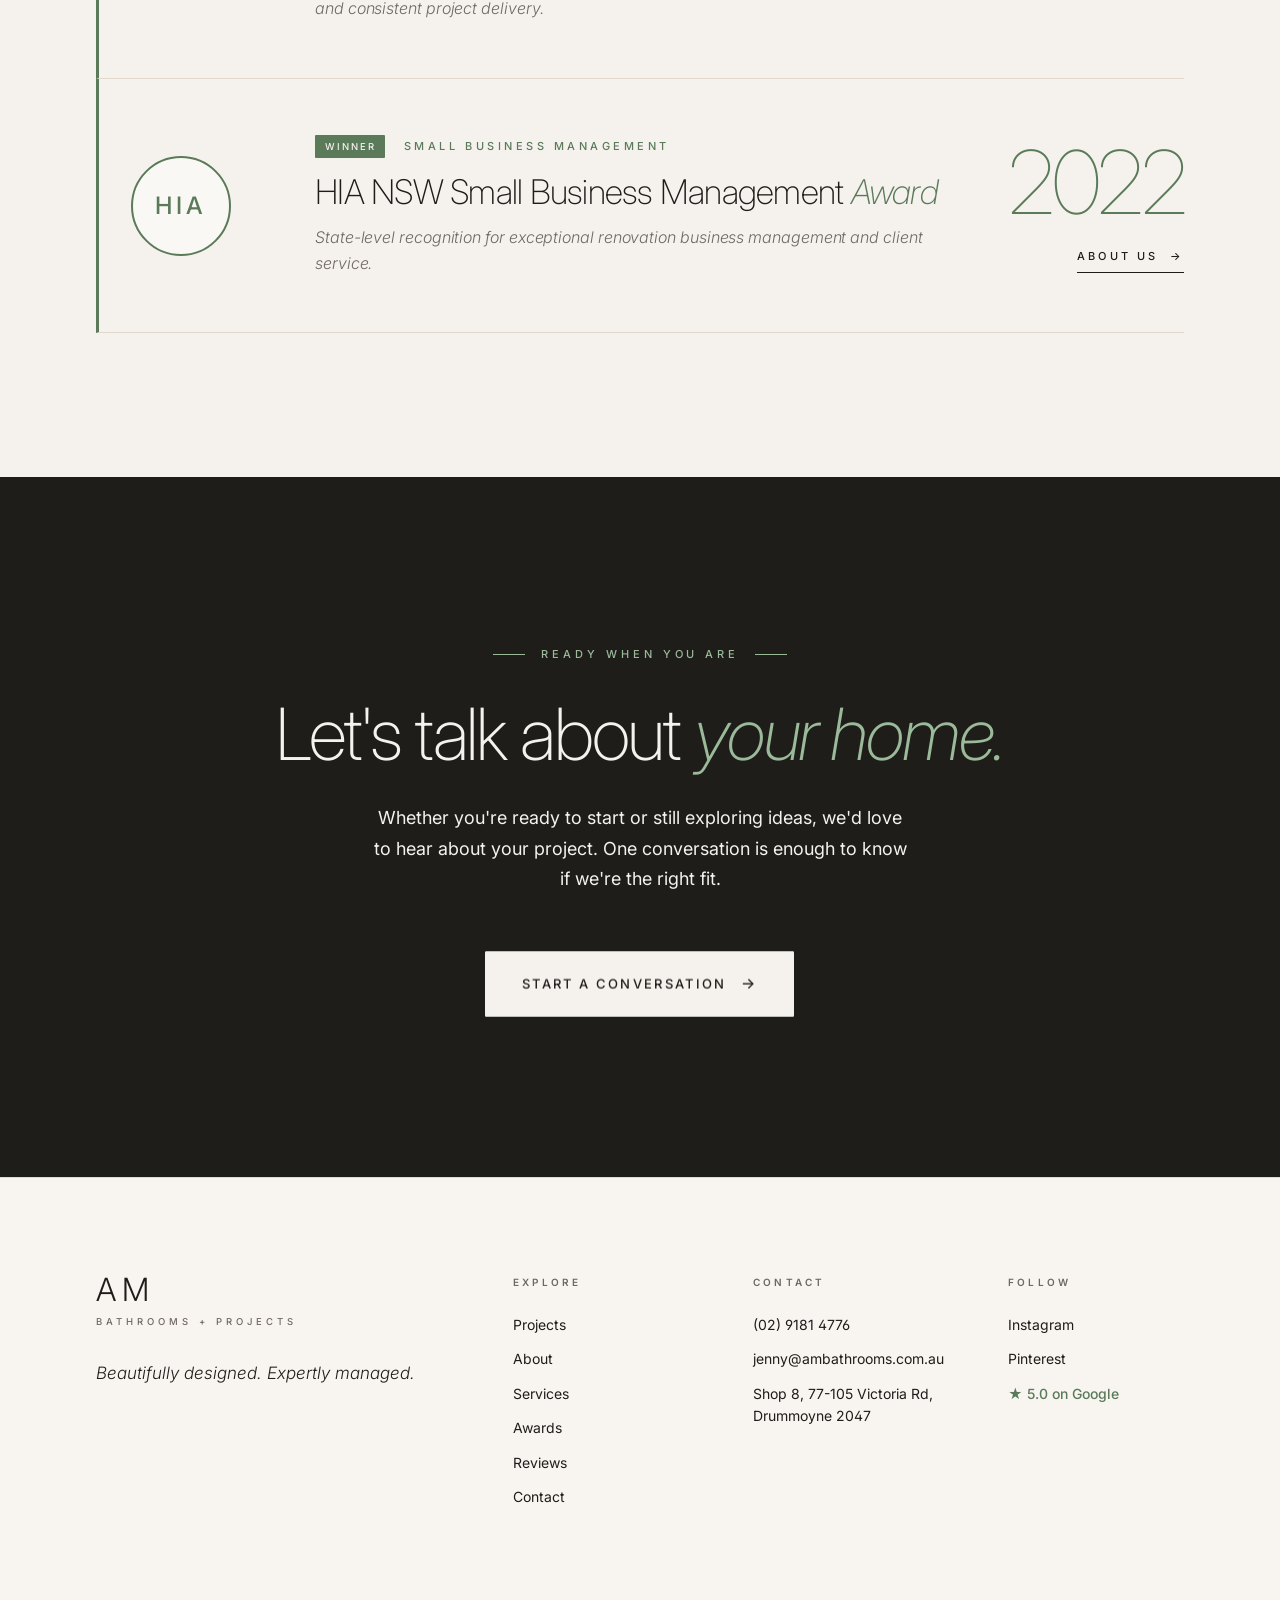
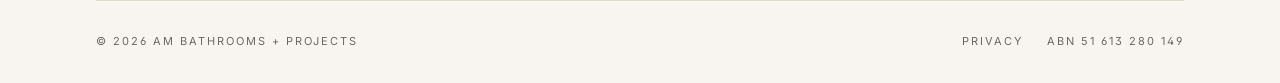
<file: mockups/awards.html>
<!doctype html>
<html lang="en">
<head>
<meta charset="utf-8" />
<meta name="viewport" content="width=device-width,initial-scale=1" />
<title>Awards & Recognition | AM Bathrooms + Projects | HIA Award Winners Sydney</title>
<meta name="description" content="AM Bathrooms + Projects has been recognised by the Housing Industry Association (HIA) for bathroom and renovation excellence. See our award-winning projects." />
<link rel="preconnect" href="https://fonts.googleapis.com">
<link rel="preconnect" href="https://fonts.gstatic.com" crossorigin>
<link href="https://fonts.googleapis.com/css2?family=Inter:ital,wght@0,100;0,200;0,300;0,400;0,500;0,600;1,200;1,300;1,400&display=swap" rel="stylesheet">
<script>document.documentElement.classList.add('am')</script>
<link rel="stylesheet" href="animations.css">
<style>
:root{
  --bg: #f5f2ed;
  --bg-2: #f8f5f0;
  --surface: #faf8f4;
  --surface-alt: #ece6dc;
  --ink: #1f1d1a;
  --ink-muted: #6e6862;
  --ink-faint: #a39c92;
  --line: #e0d9cc;
  --line-soft: #ebe5d8;
  --accent: #5a7a5a;
  --brass: #7a9a7a;
  --brass-soft: #9aba9a;
}
*{box-sizing:border-box;margin:0;padding:0}
html,body{
  background:var(--bg);color:var(--ink);
  font-family:'Inter',system-ui,sans-serif;font-weight:400;line-height:1.6;
  -webkit-font-smoothing:antialiased;-moz-osx-font-smoothing:grayscale;
  font-feature-settings:"kern" 1,"liga" 1,"ss01" 1;
}
body::before{
  content:'';position:fixed;inset:0;pointer-events:none;z-index:1;opacity:.04;
  background-image:url("data:image/svg+xml;utf8,<svg xmlns='http://www.w3.org/2000/svg' width='200' height='200'><filter id='n'><feTurbulence type='fractalNoise' baseFrequency='0.9' numOctaves='2' stitchTiles='stitch'/><feColorMatrix values='0 0 0 0 0.12 0 0 0 0 0.11 0 0 0 0 0.10 0 0 0 1 0'/></filter><rect width='200' height='200' filter='url(%23n)'/></svg>");
  mix-blend-mode:multiply;
}
body > * { position: relative; z-index: 2 }
a{color:inherit;text-decoration:none}

/* Navbar */
.nav{
  background:var(--bg);border-bottom:1px solid var(--line);
  padding:32px 96px;
  display:flex;align-items:center;justify-content:space-between;
}
.brand{display:flex;flex-direction:column;align-items:flex-start;line-height:1}
.brand .mark{
  font-family:'Inter',sans-serif;font-weight:300;font-size:34px;letter-spacing:.18em;
  color:var(--ink);line-height:1;
}
.brand .wm{
  font-family:'Inter',sans-serif;font-size:9.5px;font-weight:500;letter-spacing:.42em;
  color:var(--ink-muted);margin-top:8px;text-transform:uppercase;
}
.hamburger{
  width:48px;height:48px;border:1px solid var(--line);background:transparent;cursor:pointer;
  display:flex;flex-direction:column;align-items:center;justify-content:center;gap:5px;border-radius:2px;
  transition:all .25s ease-out;
}
.hamburger:hover{background:var(--ink);border-color:var(--ink)}
.hamburger:hover span{background:var(--bg)}
.hamburger span{display:block;width:18px;height:1px;background:var(--ink);transition:background .25s ease-out}

/* Page header */
.page-head{padding:128px 96px 80px}
.page-head .section-eyebrow{
  font-family:'Inter',sans-serif;font-size:11px;font-weight:500;letter-spacing:.36em;
  color:var(--accent);text-transform:uppercase;margin-bottom:32px;
  display:flex;align-items:center;gap:16px;
}
.page-head .section-eyebrow::before{content:'';width:32px;height:1px;background:var(--accent)}
.page-head h1{
  font-family:'Inter',sans-serif;font-weight:200;font-size:96px;letter-spacing:-.038em;
  color:var(--ink);line-height:1;margin-bottom:40px;max-width:1100px;
}
.page-head h1 em{font-style:italic;color:var(--accent);font-weight:200}
.page-head h1 span{display:block}
.page-head .sub{
  font-family:'Inter',sans-serif;font-size:19px;font-weight:300;font-style:italic;color:var(--ink);
  max-width:680px;line-height:1.55;letter-spacing:-.005em;
}

/* Tally strip */
.tally{
  padding:48px 96px;
  background:var(--surface-alt);
  border-top:1px solid var(--line);border-bottom:1px solid var(--line);
  display:grid;grid-template-columns:repeat(3,1fr);gap:48px;
}
.tally-item{text-align:center;position:relative}
.tally-item:not(:last-child)::after{
  content:'';position:absolute;top:50%;right:-24px;width:1px;height:48px;
  background:var(--line);transform:translateY(-50%);
}
.tally-item .num{
  font-family:'Inter',sans-serif;font-weight:200;font-size:48px;letter-spacing:-.025em;
  color:var(--accent);line-height:1;margin-bottom:12px;
}
.tally-item .num em{font-style:italic;font-weight:200}
.tally-item .label{
  font-family:'Inter',sans-serif;font-size:11px;font-weight:500;letter-spacing:.32em;
  color:var(--ink-muted);text-transform:uppercase;
}

/* Awards list */
.awards{padding:96px 96px 144px}
.award-row{
  display:grid;grid-template-columns:120px 1fr auto;gap:64px;align-items:center;
  padding:56px 0;border-bottom:1px solid var(--line);
  transition:all .3s ease-out;
}
.award-row:first-child{border-top:1px solid var(--line)}
.award-row:hover{background:var(--surface);padding-left:24px;padding-right:24px}
.award-row.win{
  border-left:3px solid var(--accent);padding-left:32px;
}
.award-row.win:hover{padding-left:48px}

.award-mark{
  display:flex;align-items:center;justify-content:center;
  width:100px;height:100px;border:1px solid var(--line);background:var(--bg);
  border-radius:50%;flex-shrink:0;
}
.award-mark span{
  font-family:'Inter',sans-serif;font-weight:300;font-size:24px;letter-spacing:.16em;
  color:var(--accent);
}
.award-mark.gold{border:2px solid var(--accent);background:var(--surface)}
.award-mark.gold span{color:var(--accent);font-weight:500}

.award-detail{min-width:0}
.award-meta{
  font-family:'Inter',sans-serif;font-size:11px;font-weight:500;letter-spacing:.32em;
  color:var(--accent);text-transform:uppercase;margin-bottom:14px;
}
.award-meta .pill{
  display:inline-block;padding:4px 10px;background:var(--accent);color:var(--bg);
  border-radius:1px;margin-right:12px;letter-spacing:.2em;font-size:9.5px;
}
.award-meta .pill.finalist{background:transparent;color:var(--ink-muted);border:1px solid var(--line)}
.award-name{
  font-family:'Inter',sans-serif;font-size:34px;font-weight:200;letter-spacing:-.022em;
  color:var(--ink);line-height:1.15;margin-bottom:14px;
}
.award-name em{font-style:italic;color:var(--accent);font-weight:200}
.award-line{
  font-family:'Inter',sans-serif;font-size:16px;font-weight:300;font-style:italic;color:var(--ink-muted);
  line-height:1.6;max-width:620px;letter-spacing:-.005em;
}

.award-meta-right{text-align:right;flex-shrink:0}
.award-year{
  font-family:'Inter',sans-serif;font-weight:100;font-size:88px;letter-spacing:-.04em;
  color:var(--accent);line-height:1;margin-bottom:16px;
}
.award-link{
  font-family:'Inter',sans-serif;font-size:11px;font-weight:500;letter-spacing:.28em;
  color:var(--ink);text-transform:uppercase;
  border-bottom:1px solid var(--ink);padding-bottom:6px;
  display:inline-flex;gap:12px;align-items:center;
  transition:all .3s ease-out;
}
.award-link:hover{color:var(--accent);border-color:var(--accent);gap:18px}
.award-link .arrow{transition:transform .25s ease-out}

/* Final CTA */
.cta{background:var(--ink);color:var(--bg);padding:160px 96px;text-align:center}
.cta-inner{max-width:760px;margin:0 auto}
.cta .section-eyebrow{
  font-family:'Inter',sans-serif;font-size:11px;font-weight:500;letter-spacing:.36em;
  color:var(--brass-soft);text-transform:uppercase;margin-bottom:32px;
  display:inline-flex;align-items:center;gap:16px;
}
.cta .section-eyebrow::before,
.cta .section-eyebrow::after{content:'';width:32px;height:1px;background:var(--brass-soft)}
.cta h2{
  font-family:'Inter',sans-serif;font-weight:200;font-size:72px;letter-spacing:-.03em;
  color:var(--bg);line-height:1.05;margin-bottom:32px;
}
.cta h2 em{font-style:italic;color:var(--brass-soft);font-weight:200}
.cta p{
  font-family:'Inter',sans-serif;font-size:18px;color:var(--bg);opacity:.78;
  max-width:540px;margin:0 auto 56px;line-height:1.7;
}
.btn{
  font-family:'Inter',sans-serif;font-weight:500;font-size:13px;letter-spacing:.18em;
  padding:20px 36px;border-radius:1px;cursor:pointer;transition:all .3s ease-out;
  text-transform:uppercase;display:inline-flex;align-items:center;gap:14px;
}
.btn .arrow{font-size:15px;transition:transform .25s ease-out}
.btn:hover .arrow{transform:translateX(4px)}
.btn-inverted{background:var(--bg);color:var(--ink);border:1px solid var(--bg)}
.btn-inverted:hover{background:var(--brass);color:var(--bg);border-color:var(--brass);transform:translateY(-1px)}

/* Footer */
.footer{background:var(--bg-2);padding:96px 96px 32px;border-top:1px solid var(--line)}
.footer-grid{display:grid;grid-template-columns:2fr 1fr 1fr 1fr;gap:64px;margin-bottom:80px}
.footer-brand .mark{font-family:'Inter',sans-serif;font-weight:300;font-size:32px;letter-spacing:.18em;color:var(--ink);line-height:1;display:block}
.footer-brand .wm{font-family:'Inter',sans-serif;font-size:9.5px;font-weight:500;letter-spacing:.42em;color:var(--ink-muted);margin-top:8px;text-transform:uppercase;display:block}
.footer-brand .tag{font-family:'Inter',sans-serif;font-style:italic;font-weight:300;font-size:17px;color:var(--ink);margin-top:32px;max-width:340px;line-height:1.5}
.footer-col h4{font-family:'Inter',sans-serif;font-size:10px;font-weight:600;letter-spacing:.32em;color:var(--ink-muted);text-transform:uppercase;margin-bottom:24px}
.footer-col a, .footer-col span{font-family:'Inter',sans-serif;font-size:14px;font-weight:400;color:var(--ink);display:block;margin-bottom:12px;transition:color .2s ease-out}
.footer-col a:hover{color:var(--accent)}
.footer-col .accent{color:var(--accent);font-weight:500}
.footer-bottom{border-top:1px solid var(--line);padding-top:32px;display:flex;justify-content:space-between;align-items:center;font-family:'Inter',sans-serif;font-size:11px;letter-spacing:.18em;color:var(--ink-muted);text-transform:uppercase}
.footer-bottom a{color:var(--ink-muted);transition:color .2s ease-out}
.footer-bottom a:hover{color:var(--accent)}
.footer-bottom .links{display:flex;gap:24px}

.label-bar{position:fixed;bottom:0;left:0;right:0;background:var(--ink);color:var(--bg);padding:12px 24px;font-family:'Inter',sans-serif;font-size:10px;letter-spacing:.32em;text-align:center;text-transform:uppercase;z-index:99;opacity:.85}

@media (max-width: 1100px){
  .nav, .page-head, .tally, .awards, .cta, .footer { padding-left: 32px; padding-right: 32px }
  .page-head { padding-top: 72px; padding-bottom: 56px }
  .page-head h1 { font-size: 56px }
  .tally { grid-template-columns: 1fr; gap: 32px; padding: 40px 32px }
  .tally-item:not(:last-child)::after { display: none }
  .awards { padding-top: 56px; padding-bottom: 88px }
  .award-row { grid-template-columns: 1fr; gap: 24px; padding: 48px 0; text-align: left }
  .award-row.win { padding-left: 24px }
  .award-row:hover { padding-left: 0; padding-right: 0 }
  .award-row.win:hover { padding-left: 24px }
  .award-mark { width: 72px; height: 72px }
  .award-mark span { font-size: 18px }
  .award-name { font-size: 26px }
  .award-meta-right { text-align: left; display: flex; align-items: baseline; gap: 24px }
  .award-year { font-size: 56px; margin-bottom: 0 }
  .cta { padding: 96px 32px }
  .cta h2 { font-size: 48px }
  .cta p { font-size: 16px }
  .footer { padding: 64px 32px 24px }
  .footer-grid { grid-template-columns: 1fr 1fr; gap: 48px; margin-bottom: 48px }
  .footer-bottom { flex-direction: column; gap: 16px; text-align: center }
}
@media (max-width: 640px){
  .footer-grid { grid-template-columns: 1fr }
}
</style>
</head>
<body>
<div class="page-transition"></div>

<header class="nav">
  <a href="index.html" class="brand" aria-label="AM Bathrooms and Projects, home">
    <span class="mark">AM</span>
    <span class="wm">Bathrooms + Projects</span>
  </a>
  <button class="hamburger" aria-label="Open menu"><span></span><span></span><span></span></button>
</header>

<section class="page-head">
  <div class="section-eyebrow">Awards + Recognition</div>
  <h1>
    <span>Recognised for the work</span>
    <span>we're <em>most proud of.</em></span>
  </h1>
  <p class="sub">Our awards aren't industry theatre. They reflect the standard we hold ourselves to on every project.</p>
</section>

<section class="tally">
  <div class="tally-item">
    <div class="num">4<em>×</em></div>
    <div class="label">HIA Winners</div>
  </div>
  <div class="tally-item">
    <div class="num">10<em>+</em></div>
    <div class="label">HIA Finalists</div>
  </div>
  <div class="tally-item">
    <div class="num">2025</div>
    <div class="label">Most recent recognition</div>
  </div>
</section>

<section class="awards">

  <article class="award-row win">
    <div class="award-mark gold">
      <span>HIA</span>
    </div>
    <div class="award-detail">
      <div class="award-meta">
        <span class="pill">Winner</span>
        Renovated Kitchen of the Year
      </div>
      <h3 class="award-name">HIA NSW Renovated Kitchen of the <em>Year</em></h3>
      <p class="award-line">Designed around the rhythm of family life, this award-winning kitchen transformation turned a constrained heritage space into the true heart of the home.</p>
    </div>
    <div class="award-meta-right">
      <div class="award-year">2025</div>
      <a href="projects.html" class="award-link">Rozelle project <span class="arrow">→</span></a>
    </div>
  </article>

  <article class="award-row">
    <div class="award-mark">
      <span>HIA</span>
    </div>
    <div class="award-detail">
      <div class="award-meta">
        <span class="pill finalist">Finalist</span>
        Kitchen Design of the Year
      </div>
      <h3 class="award-name">HIA NSW Kitchen Design of the <em>Year</em></h3>
      <p class="award-line">Heritage character balanced with refined contemporary design in a constrained Rozelle terrace kitchen.</p>
    </div>
    <div class="award-meta-right">
      <div class="award-year">2025</div>
      <a href="projects.html" class="award-link">Rozelle project <span class="arrow">→</span></a>
    </div>
  </article>

  <article class="award-row">
    <div class="award-mark">
      <span>HIA</span>
    </div>
    <div class="award-detail">
      <div class="award-meta">
        <span class="pill finalist">Finalist</span>
        Renovated Bathroom of the Year
      </div>
      <h3 class="award-name">HIA NSW Renovated Bathroom of the <em>Year</em></h3>
      <p class="award-line">A Jack-and-Jill ensuite with curved detailing and retained skylight, designed for shared family living.</p>
    </div>
    <div class="award-meta-right">
      <div class="award-year">2025</div>
      <a href="projects.html" class="award-link">Rozelle project <span class="arrow">→</span></a>
    </div>
  </article>

  <article class="award-row">
    <div class="award-mark">
      <span>HIA</span>
    </div>
    <div class="award-detail">
      <div class="award-meta">
        <span class="pill finalist">Finalist</span>
        Bathroom Design of the Year
      </div>
      <h3 class="award-name">HIA NSW Bathroom Design of the <em>Year</em></h3>
      <p class="award-line">Thoughtful bathroom design maximising space, light, and everyday functionality within a heritage terrace.</p>
    </div>
    <div class="award-meta-right">
      <div class="award-year">2025</div>
      <a href="projects.html" class="award-link">Rozelle project <span class="arrow">→</span></a>
    </div>
  </article>

  <article class="award-row">
    <div class="award-mark">
      <span>HIA</span>
    </div>
    <div class="award-detail">
      <div class="award-meta">
        <span class="pill finalist">Finalist</span>
        Renovated Bathroom
      </div>
      <h3 class="award-name">HIA NSW Renovated <em>Bathroom</em></h3>
      <p class="award-line">A dark Annandale terrace bathroom transformed into a light-filled family retreat with intelligent planning.</p>
    </div>
    <div class="award-meta-right">
      <div class="award-year">2025</div>
      <a href="projects.html" class="award-link">Annandale project <span class="arrow">→</span></a>
    </div>
  </article>

  <article class="award-row">
    <div class="award-mark">
      <span>HIA</span>
    </div>
    <div class="award-detail">
      <div class="award-meta">
        <span class="pill finalist">Finalist</span>
        Bathroom Design of the Year
      </div>
      <h3 class="award-name">HIA NSW Bathroom Design of the <em>Year</em></h3>
      <p class="award-line">An award-finalist Annandale bathroom balancing bespoke detailing with genuine family functionality.</p>
    </div>
    <div class="award-meta-right">
      <div class="award-year">2025</div>
      <a href="projects.html" class="award-link">Annandale project <span class="arrow">→</span></a>
    </div>
  </article>

  <article class="award-row win">
    <div class="award-mark gold">
      <span>HIA</span>
    </div>
    <div class="award-detail">
      <div class="award-meta">
        <span class="pill">Winner</span>
        Renovated Bathroom of the Year
      </div>
      <h3 class="award-name">HIA NSW Renovated Bathroom of the <em>Year</em></h3>
      <p class="award-line">An awkwardly shaped bathroom transformed with special attention to zoning for multi-generational family use.</p>
    </div>
    <div class="award-meta-right">
      <div class="award-year">2024</div>
      <a href="projects.html" class="award-link">Enmore project <span class="arrow">→</span></a>
    </div>
  </article>

  <article class="award-row">
    <div class="award-mark">
      <span>HIA</span>
    </div>
    <div class="award-detail">
      <div class="award-meta">
        <span class="pill finalist">Finalist</span>
        Bathroom Design of the Year
      </div>
      <h3 class="award-name">HIA NSW Bathroom Design of the <em>Year</em></h3>
      <p class="award-line">Refined bathroom design delivering calm and storage within a compact inner-west footprint.</p>
    </div>
    <div class="award-meta-right">
      <div class="award-year">2024</div>
      <a href="projects.html" class="award-link">Newtown project <span class="arrow">→</span></a>
    </div>
  </article>

  <article class="award-row win">
    <div class="award-mark gold">
      <span>HIA</span>
    </div>
    <div class="award-detail">
      <div class="award-meta">
        <span class="pill">Winner</span>
        Small Business Management
      </div>
      <h3 class="award-name">HIA Australian Small Business Management <em>Award</em></h3>
      <p class="award-line">National recognition for outstanding business management, client communication, and consistent project delivery.</p>
    </div>
    <div class="award-meta-right">
      <div class="award-year">2023</div>
      <a href="about.html" class="award-link">About us <span class="arrow">→</span></a>
    </div>
  </article>

  <article class="award-row win">
    <div class="award-mark gold">
      <span>HIA</span>
    </div>
    <div class="award-detail">
      <div class="award-meta">
        <span class="pill">Winner</span>
        Small Business Management
      </div>
      <h3 class="award-name">HIA NSW Small Business Management <em>Award</em></h3>
      <p class="award-line">State-level recognition for exceptional renovation business management and client service.</p>
    </div>
    <div class="award-meta-right">
      <div class="award-year">2022</div>
      <a href="about.html" class="award-link">About us <span class="arrow">→</span></a>
    </div>
  </article>

</section>

<section class="cta">
  <div class="cta-inner">
    <div class="section-eyebrow">Ready when you are</div>
    <h2>Let's talk about <em>your home.</em></h2>
    <p>Whether you're ready to start or still exploring ideas, we'd love to hear about your project. One conversation is enough to know if we're the right fit.</p>
    <a href="contact.html" class="btn btn-inverted">Start a conversation <span class="arrow">→</span></a>
  </div>
</section>

<footer class="footer">
  <div class="footer-grid">
    <div class="footer-brand">
      <span class="mark">AM</span>
      <span class="wm">Bathrooms + Projects</span>
      <p class="tag">Beautifully designed. Expertly managed.</p>
    </div>
    <div class="footer-col">
      <h4>Explore</h4>
      <a href="projects.html">Projects</a>
      <a href="about.html">About</a>
      <a href="services.html">Services</a>
      <a href="awards.html">Awards</a>
      <a href="reviews.html">Reviews</a>
      <a href="contact.html">Contact</a>
    </div>
    <div class="footer-col">
      <h4>Contact</h4>
      <a href="tel:+61291814776">(02) 9181 4776</a>
      <a href="mailto:jenny@ambathrooms.com.au">jenny@ambathrooms.com.au</a>
      <span>Shop 8, 77-105 Victoria Rd, Drummoyne 2047</span>
    </div>
    <div class="footer-col">
      <h4>Follow</h4>
      <a href="#">Instagram</a>
      <a href="#">Pinterest</a>
      <a href="#" class="accent">★ 5.0 on Google</a>
    </div>
  </div>
  <div class="footer-bottom">
    <span>© 2026 AM Bathrooms + Projects</span>
    <div class="links">
      <a href="#">Privacy</a>
      <a href="#">ABN 51 613 280 149</a>
    </div>
  </div>
</footer>


<script src="animations.js"></script>
</body>
</html>
</file>
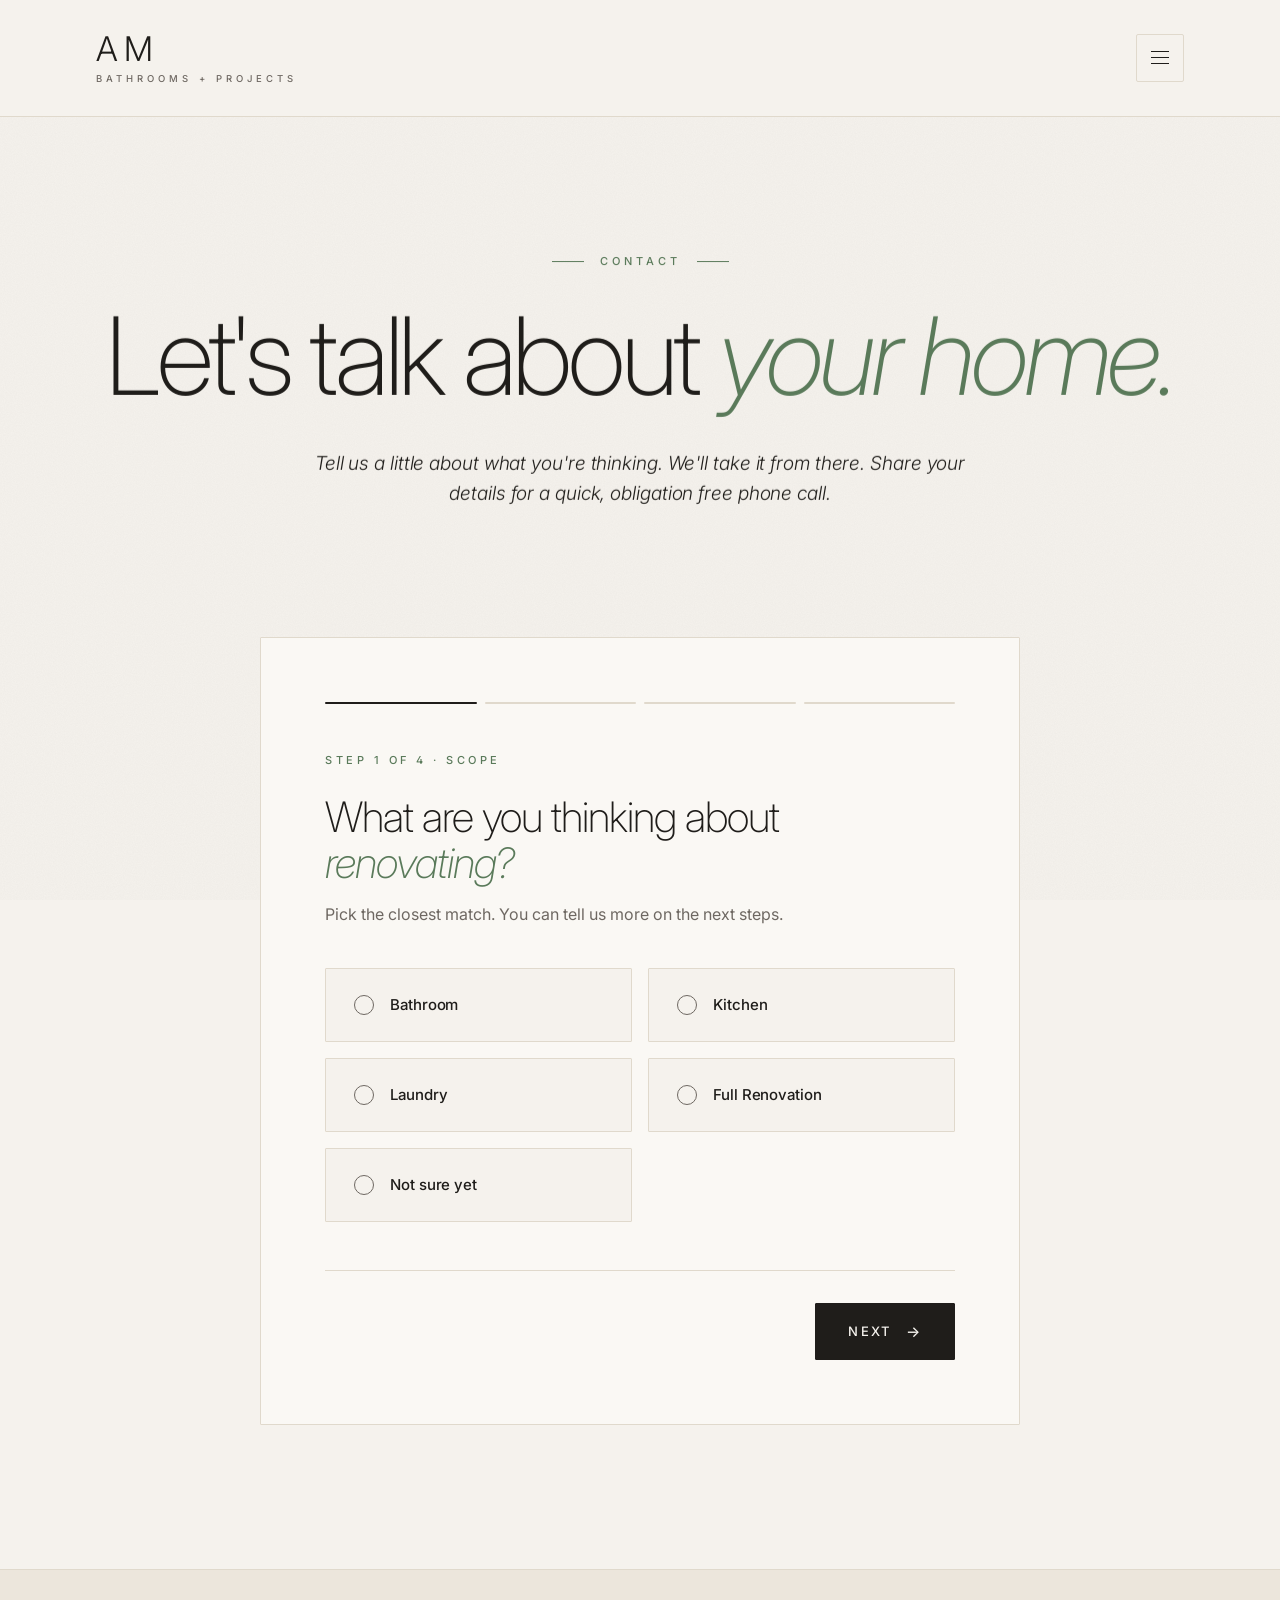
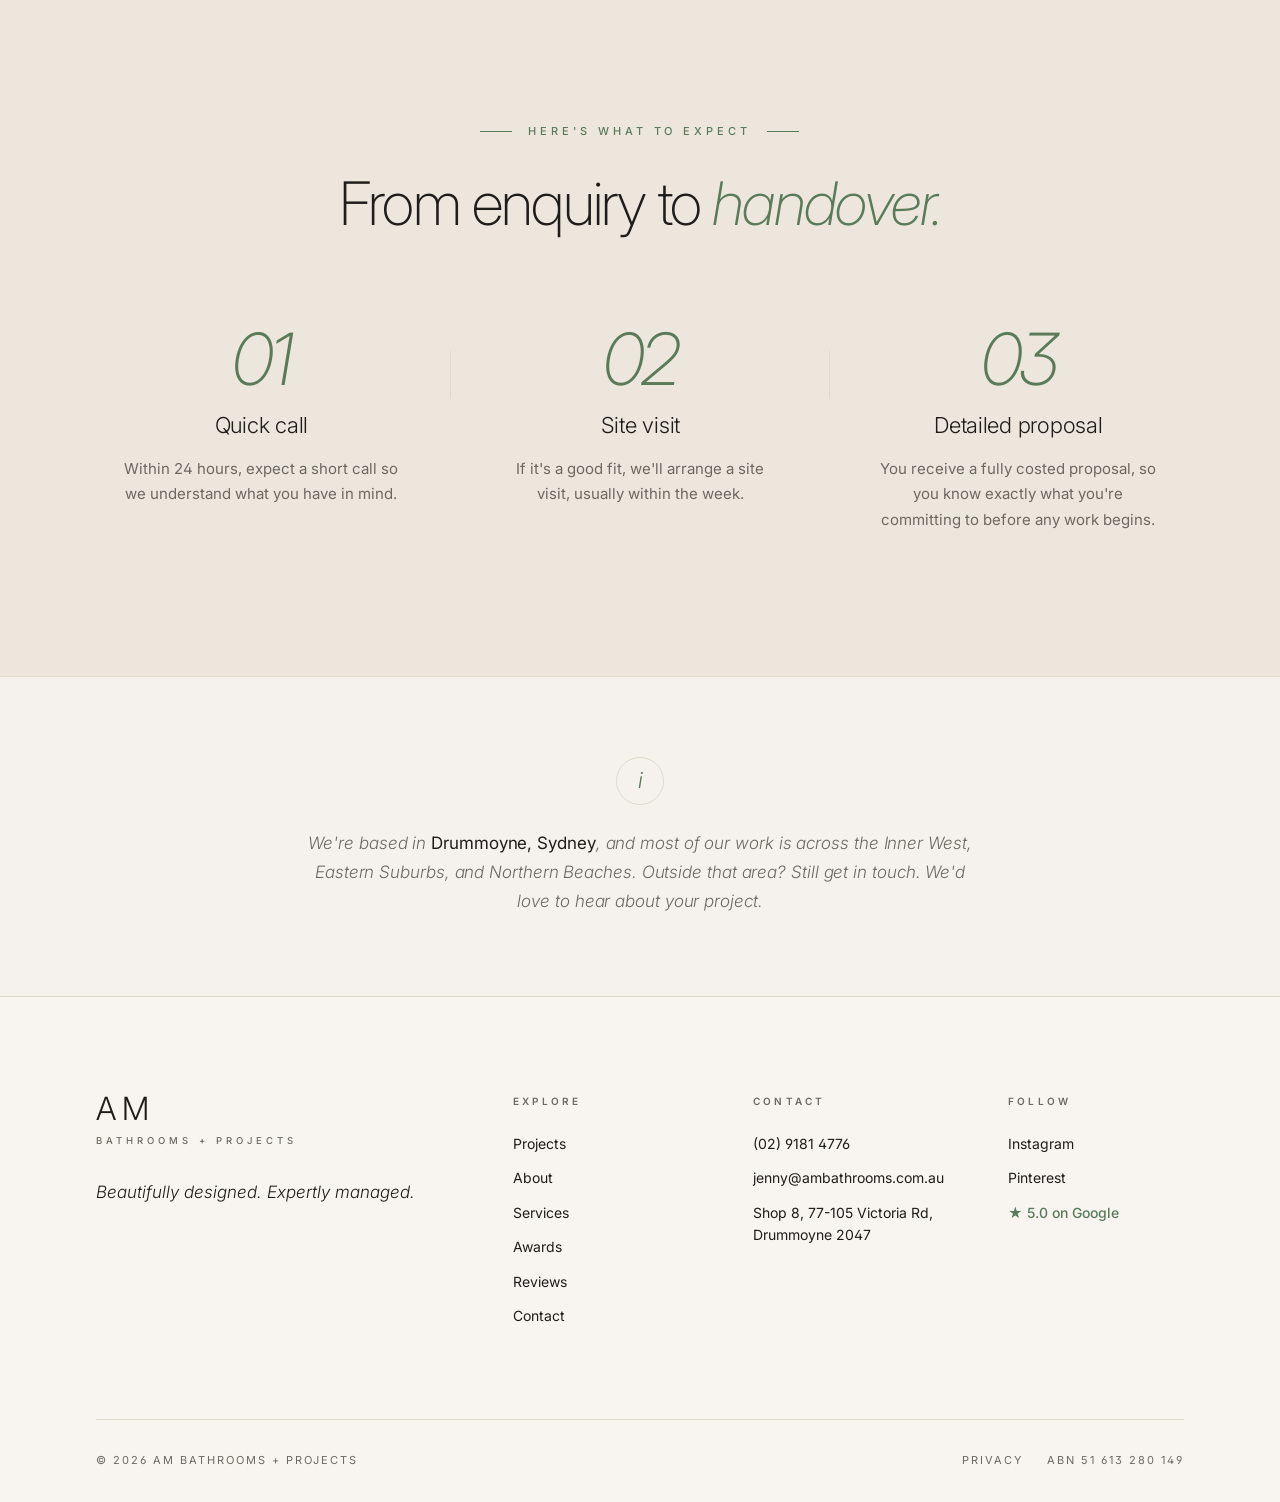
<file: mockups/contact.html>
<!doctype html>
<html lang="en">
<head>
<meta charset="utf-8" />
<meta name="viewport" content="width=device-width,initial-scale=1" />
<title>Get in Touch | AM Bathrooms + Projects | Bathroom Renovation Enquiries Sydney</title>
<meta name="description" content="Ready to talk about your renovation? Contact AM Bathrooms + Projects. We serve homeowners across Sydney's inner west, eastern suburbs, and northern beaches, based in Drummoyne." />
<link rel="preconnect" href="https://fonts.googleapis.com">
<link rel="preconnect" href="https://fonts.gstatic.com" crossorigin>
<link href="https://fonts.googleapis.com/css2?family=Inter:ital,wght@0,100;0,200;0,300;0,400;0,500;0,600;1,200;1,300;1,400&display=swap" rel="stylesheet">
<script>document.documentElement.classList.add('am')</script>
<link rel="stylesheet" href="animations.css">
<style>
:root{
  --bg: #f5f2ed;
  --bg-2: #f8f5f0;
  --surface: #faf8f4;
  --surface-alt: #ece6dc;
  --ink: #1f1d1a;
  --ink-muted: #6e6862;
  --ink-faint: #a39c92;
  --line: #e0d9cc;
  --line-soft: #ebe5d8;
  --accent: #5a7a5a;
  --brass: #7a9a7a;
  --brass-soft: #9aba9a;
}
*{box-sizing:border-box;margin:0;padding:0}
html,body{
  background:var(--bg);color:var(--ink);
  font-family:'Inter',system-ui,sans-serif;font-weight:400;line-height:1.6;
  -webkit-font-smoothing:antialiased;-moz-osx-font-smoothing:grayscale;
  font-feature-settings:"kern" 1,"liga" 1,"ss01" 1;
}
body::before{
  content:'';position:fixed;inset:0;pointer-events:none;z-index:1;opacity:.04;
  background-image:url("data:image/svg+xml;utf8,<svg xmlns='http://www.w3.org/2000/svg' width='200' height='200'><filter id='n'><feTurbulence type='fractalNoise' baseFrequency='0.9' numOctaves='2' stitchTiles='stitch'/><feColorMatrix values='0 0 0 0 0.12 0 0 0 0 0.11 0 0 0 0 0.10 0 0 0 1 0'/></filter><rect width='200' height='200' filter='url(%23n)'/></svg>");
  mix-blend-mode:multiply;
}
body > * { position: relative; z-index: 2 }
a{color:inherit;text-decoration:none}

/* Navbar */
.nav{
  background:var(--bg);border-bottom:1px solid var(--line);
  padding:32px 96px;
  display:flex;align-items:center;justify-content:space-between;
}
.brand{display:flex;flex-direction:column;align-items:flex-start;line-height:1}
.brand .mark{font-family:'Inter',sans-serif;font-weight:300;font-size:34px;letter-spacing:.18em;color:var(--ink);line-height:1}
.brand .wm{font-family:'Inter',sans-serif;font-size:9.5px;font-weight:500;letter-spacing:.42em;color:var(--ink-muted);margin-top:8px;text-transform:uppercase}
.hamburger{width:48px;height:48px;border:1px solid var(--line);background:transparent;cursor:pointer;display:flex;flex-direction:column;align-items:center;justify-content:center;gap:5px;border-radius:2px;transition:all .25s ease-out}
.hamburger:hover{background:var(--ink);border-color:var(--ink)}
.hamburger:hover span{background:var(--bg)}
.hamburger span{display:block;width:18px;height:1px;background:var(--ink);transition:background .25s ease-out}

/* Page header */
.page-head{padding:128px 96px 64px;text-align:center}
.page-head .section-eyebrow{
  font-family:'Inter',sans-serif;font-size:11px;font-weight:500;letter-spacing:.36em;
  color:var(--accent);text-transform:uppercase;margin-bottom:32px;
  display:inline-flex;align-items:center;gap:16px;
}
.page-head .section-eyebrow::before,
.page-head .section-eyebrow::after{content:'';width:32px;height:1px;background:var(--accent)}
.page-head h1{
  font-family:'Inter',sans-serif;font-weight:200;font-size:108px;letter-spacing:-.04em;
  color:var(--ink);line-height:.98;margin-bottom:40px;max-width:1100px;margin-left:auto;margin-right:auto;
}
.page-head h1 em{font-style:italic;color:var(--accent);font-weight:200}
.page-head .sub{
  font-family:'Inter',sans-serif;font-size:19px;font-weight:300;font-style:italic;color:var(--ink);
  max-width:680px;line-height:1.6;letter-spacing:-.005em;margin:0 auto;
}

/* Form */
.form-wrap{padding:64px 96px 144px}
.form-container{
  max-width:760px;margin:0 auto;
  background:var(--surface);border:1px solid var(--line);border-radius:1px;
  padding:64px;
}

.step-progress{display:flex;gap:8px;margin-bottom:48px}
.step-bar{flex:1;height:2px;background:var(--line);transition:background .4s ease-out;border-radius:1px}
.step-bar.complete{background:var(--accent)}
.step-bar.active{background:var(--ink)}

.step-meta{
  font-family:'Inter',sans-serif;font-size:11px;font-weight:500;letter-spacing:.32em;
  color:var(--accent);text-transform:uppercase;margin-bottom:24px;
}

.step{display:none}
.step.active{display:block;animation:fadein .4s ease-out}
@keyframes fadein{from{opacity:0;transform:translateY(12px)}to{opacity:1;transform:translateY(0)}}

.step h2{
  font-family:'Inter',sans-serif;font-weight:200;font-size:42px;letter-spacing:-.025em;
  color:var(--ink);line-height:1.1;margin-bottom:16px;
}
.step h2 em{font-style:italic;color:var(--accent);font-weight:200}
.step .step-hint{
  font-family:'Inter',sans-serif;font-size:16px;font-weight:400;color:var(--ink-muted);
  line-height:1.6;margin-bottom:40px;max-width:540px;
}

/* Radio cards */
.radio-cards{display:grid;grid-template-columns:1fr 1fr;gap:16px;margin-bottom:48px}
.radio-card{
  display:flex;align-items:center;gap:16px;
  padding:24px 28px;border:1px solid var(--line);background:var(--bg);
  cursor:pointer;border-radius:1px;transition:all .25s ease-out;
}
.radio-card:hover{border-color:var(--accent)}
.radio-card input{position:absolute;opacity:0;pointer-events:none}
.radio-card .dot{
  width:20px;height:20px;border:1.5px solid var(--ink-muted);border-radius:50%;
  flex-shrink:0;position:relative;transition:all .2s ease-out;
}
.radio-card .dot::after{
  content:'';position:absolute;top:50%;left:50%;transform:translate(-50%,-50%) scale(0);
  width:10px;height:10px;background:var(--accent);border-radius:50%;
  transition:transform .2s ease-out;
}
.radio-card .label{
  font-family:'Inter',sans-serif;font-size:15px;font-weight:500;color:var(--ink);
  letter-spacing:-.005em;
}
.radio-card input:checked ~ .dot{border-color:var(--accent)}
.radio-card input:checked ~ .dot::after{transform:translate(-50%,-50%) scale(1)}
.radio-card:has(input:checked){background:var(--surface-alt);border-color:var(--accent)}

/* Radio list (vertical) */
.radio-list{display:flex;flex-direction:column;gap:8px;margin-bottom:48px}
.radio-list .radio-card{padding:20px 24px}

/* Text inputs */
.field{margin-bottom:28px}
.field-row{display:grid;grid-template-columns:1fr 1fr;gap:16px;margin-bottom:0}
.field-row .field{margin-bottom:28px}
.field label{
  font-family:'Inter',sans-serif;font-size:10px;font-weight:600;letter-spacing:.32em;
  color:var(--ink-muted);text-transform:uppercase;display:block;margin-bottom:10px;
}
.field input, .field textarea{
  width:100%;font-family:'Inter',sans-serif;font-size:16px;font-weight:400;color:var(--ink);
  background:var(--bg);border:1px solid var(--line);border-radius:1px;
  padding:18px 20px;transition:border-color .2s ease-out;
}
.field input:focus, .field textarea:focus{
  outline:none;border-color:var(--ink);
}
.field input::placeholder, .field textarea::placeholder{color:var(--ink-faint)}
.field textarea{resize:vertical;min-height:120px;font-family:'Inter',sans-serif;line-height:1.6}
.field .hint{
  font-family:'Inter',sans-serif;font-size:12px;font-weight:400;color:var(--ink-muted);
  margin-top:8px;font-style:italic;
}

/* Step navigation */
.step-nav{
  display:flex;align-items:center;justify-content:space-between;
  margin-top:48px;padding-top:32px;border-top:1px solid var(--line);
}
.btn{
  font-family:'Inter',sans-serif;font-weight:500;font-size:13px;letter-spacing:.18em;
  padding:18px 32px;border-radius:1px;cursor:pointer;transition:all .3s ease-out;
  text-transform:uppercase;display:inline-flex;align-items:center;gap:14px;border:none;
}
.btn .arrow{font-size:15px;transition:transform .25s ease-out}
.btn:hover .arrow{transform:translateX(4px)}
.btn.back .arrow{transform:scaleX(-1)}
.btn.back:hover .arrow{transform:scaleX(-1) translateX(4px)}
.btn-primary{background:var(--ink);color:var(--bg);border:1px solid var(--ink)}
.btn-primary:hover{background:var(--accent);border-color:var(--accent);transform:translateY(-1px)}
.btn-ghost{background:transparent;color:var(--ink-muted);border:none;padding-left:0}
.btn-ghost:hover{color:var(--accent)}
.btn[disabled]{opacity:.4;cursor:not-allowed;pointer-events:none}

/* Confirmation state */
.confirm{display:none;text-align:center;padding:32px 0}
.confirm.active{display:block;animation:fadein .5s ease-out}
.confirm .check{
  width:72px;height:72px;border:1.5px solid var(--accent);border-radius:50%;
  margin:0 auto 32px;display:flex;align-items:center;justify-content:center;
  font-family:'Inter',sans-serif;font-weight:200;font-size:36px;color:var(--accent);
}
.confirm h2{font-family:'Inter',sans-serif;font-weight:200;font-size:48px;letter-spacing:-.028em;color:var(--ink);margin-bottom:24px;line-height:1.1}
.confirm h2 em{font-style:italic;color:var(--accent);font-weight:200}
.confirm p{font-family:'Inter',sans-serif;font-size:17px;color:var(--ink-muted);line-height:1.7;max-width:480px;margin:0 auto}

/* What to expect */
.expect{padding:144px 96px;background:var(--surface-alt);border-top:1px solid var(--line);border-bottom:1px solid var(--line)}
.expect-header{text-align:center;margin-bottom:80px}
.expect-header .section-eyebrow{
  font-family:'Inter',sans-serif;font-size:11px;font-weight:500;letter-spacing:.36em;
  color:var(--accent);text-transform:uppercase;margin-bottom:32px;
  display:inline-flex;align-items:center;gap:16px;
}
.expect-header .section-eyebrow::before,
.expect-header .section-eyebrow::after{content:'';width:32px;height:1px;background:var(--accent)}
.expect-header h2{
  font-family:'Inter',sans-serif;font-weight:200;font-size:60px;letter-spacing:-.03em;
  color:var(--ink);line-height:1.05;
}
.expect-header h2 em{font-style:italic;color:var(--accent);font-weight:200}
.expect-steps{
  display:grid;grid-template-columns:repeat(3,1fr);gap:48px;max-width:1100px;margin:0 auto;
}
.expect-step{position:relative;text-align:center}
.expect-step .num{
  font-family:'Inter',sans-serif;font-style:italic;font-weight:200;font-size:72px;
  color:var(--accent);line-height:1;margin-bottom:24px;letter-spacing:-.04em;
}
.expect-step h3{
  font-family:'Inter',sans-serif;font-size:22px;font-weight:300;letter-spacing:-.012em;
  color:var(--ink);margin-bottom:16px;line-height:1.3;
}
.expect-step p{font-family:'Inter',sans-serif;font-size:15px;color:var(--ink-muted);line-height:1.7;max-width:280px;margin:0 auto}
.expect-step:not(:last-child)::after{
  content:'';position:absolute;top:36px;right:-24px;width:1px;height:48px;background:var(--line);
}

/* Service area note */
.area-note{
  padding:80px 96px;text-align:center;
}
.area-note .icon{
  width:48px;height:48px;border:1px solid var(--line);border-radius:50%;
  margin:0 auto 24px;display:flex;align-items:center;justify-content:center;
  color:var(--accent);font-family:'Inter',sans-serif;font-style:italic;font-weight:300;font-size:22px;
}
.area-note p{
  font-family:'Inter',sans-serif;font-size:17px;font-weight:300;font-style:italic;
  color:var(--ink-muted);max-width:680px;margin:0 auto;line-height:1.7;letter-spacing:-.005em;
}
.area-note p strong{color:var(--ink);font-weight:400;font-style:normal}

/* Footer */
.footer{background:var(--bg-2);padding:96px 96px 32px;border-top:1px solid var(--line)}
.footer-grid{display:grid;grid-template-columns:2fr 1fr 1fr 1fr;gap:64px;margin-bottom:80px}
.footer-brand .mark{font-family:'Inter',sans-serif;font-weight:300;font-size:32px;letter-spacing:.18em;color:var(--ink);line-height:1;display:block}
.footer-brand .wm{font-family:'Inter',sans-serif;font-size:9.5px;font-weight:500;letter-spacing:.42em;color:var(--ink-muted);margin-top:8px;text-transform:uppercase;display:block}
.footer-brand .tag{font-family:'Inter',sans-serif;font-style:italic;font-weight:300;font-size:17px;color:var(--ink);margin-top:32px;max-width:340px;line-height:1.5}
.footer-col h4{font-family:'Inter',sans-serif;font-size:10px;font-weight:600;letter-spacing:.32em;color:var(--ink-muted);text-transform:uppercase;margin-bottom:24px}
.footer-col a, .footer-col span{font-family:'Inter',sans-serif;font-size:14px;font-weight:400;color:var(--ink);display:block;margin-bottom:12px;transition:color .2s ease-out}
.footer-col a:hover{color:var(--accent)}
.footer-col .accent{color:var(--accent);font-weight:500}
.footer-bottom{border-top:1px solid var(--line);padding-top:32px;display:flex;justify-content:space-between;align-items:center;font-family:'Inter',sans-serif;font-size:11px;letter-spacing:.18em;color:var(--ink-muted);text-transform:uppercase}
.footer-bottom a{color:var(--ink-muted);transition:color .2s ease-out}
.footer-bottom a:hover{color:var(--accent)}
.footer-bottom .links{display:flex;gap:24px}

.label-bar{position:fixed;bottom:0;left:0;right:0;background:var(--ink);color:var(--bg);padding:12px 24px;font-family:'Inter',sans-serif;font-size:10px;letter-spacing:.32em;text-align:center;text-transform:uppercase;z-index:99;opacity:.85}

@media (max-width: 1100px){
  .nav, .page-head, .form-wrap, .expect, .area-note, .footer { padding-left: 32px; padding-right: 32px }
  .page-head { padding-top: 72px; padding-bottom: 48px }
  .page-head h1 { font-size: 56px }
  .page-head .sub { font-size: 17px }
  .form-wrap { padding-top: 32px; padding-bottom: 88px }
  .form-container { padding: 40px 28px }
  .step h2 { font-size: 30px }
  .radio-cards { grid-template-columns: 1fr }
  .field-row { grid-template-columns: 1fr; gap: 0 }
  .expect { padding: 88px 32px }
  .expect-header h2 { font-size: 40px }
  .expect-steps { grid-template-columns: 1fr; gap: 56px }
  .expect-step:not(:last-child)::after { display: none }
  .area-note { padding: 64px 32px }
  .area-note p { font-size: 15px }
  .footer { padding: 64px 32px 24px }
  .footer-grid { grid-template-columns: 1fr 1fr; gap: 48px; margin-bottom: 48px }
  .footer-bottom { flex-direction: column; gap: 16px; text-align: center }
}
@media (max-width: 640px){
  .footer-grid { grid-template-columns: 1fr }
}
</style>
</head>
<body>
<div class="page-transition"></div>

<header class="nav">
  <a href="index.html" class="brand" aria-label="AM Bathrooms and Projects, home">
    <span class="mark">AM</span>
    <span class="wm">Bathrooms + Projects</span>
  </a>
  <button class="hamburger" aria-label="Open menu"><span></span><span></span><span></span></button>
</header>

<section class="page-head">
  <div class="section-eyebrow">Contact</div>
  <h1>Let's talk about <em>your home.</em></h1>
  <p class="sub">Tell us a little about what you're thinking. We'll take it from there. Share your details for a quick, obligation free phone call.</p>
</section>

<section class="form-wrap">
  <div class="form-container" id="formContainer">

    <div class="step-progress" id="progress">
      <div class="step-bar active"></div>
      <div class="step-bar"></div>
      <div class="step-bar"></div>
      <div class="step-bar"></div>
    </div>

    <form id="contactForm" novalidate>

      <!-- Step 1: Scope -->
      <div class="step active" data-step="1">
        <div class="step-meta">Step 1 of 4 · Scope</div>
        <h2>What are you thinking about <em>renovating?</em></h2>
        <p class="step-hint">Pick the closest match. You can tell us more on the next steps.</p>
        <div class="radio-cards">
          <label class="radio-card">
            <input type="radio" name="scope" value="bathroom">
            <span class="dot"></span>
            <span class="label">Bathroom</span>
          </label>
          <label class="radio-card">
            <input type="radio" name="scope" value="kitchen">
            <span class="dot"></span>
            <span class="label">Kitchen</span>
          </label>
          <label class="radio-card">
            <input type="radio" name="scope" value="laundry">
            <span class="dot"></span>
            <span class="label">Laundry</span>
          </label>
          <label class="radio-card">
            <input type="radio" name="scope" value="full">
            <span class="dot"></span>
            <span class="label">Full Renovation</span>
          </label>
          <label class="radio-card">
            <input type="radio" name="scope" value="notsure">
            <span class="dot"></span>
            <span class="label">Not sure yet</span>
          </label>
        </div>
        <div class="step-nav">
          <span></span>
          <button type="button" class="btn btn-primary" data-action="next">Next <span class="arrow">→</span></button>
        </div>
      </div>

      <!-- Step 2: Location -->
      <div class="step" data-step="2">
        <div class="step-meta">Step 2 of 4 · Location</div>
        <h2>Where is the <em>property?</em></h2>
        <p class="step-hint">A suburb or postcode is enough. We service Sydney's Inner West, Eastern Suburbs, and Northern Beaches.</p>
        <div class="field">
          <label for="suburb">Suburb or postcode</label>
          <input type="text" id="suburb" name="suburb" placeholder="e.g. Lilyfield, Rozelle, Mosman, 2041">
          <div class="hint">Outside that area? Still get in touch. We'll let you know if we can help or recommend someone who can.</div>
        </div>
        <div class="step-nav">
          <button type="button" class="btn btn-ghost back" data-action="back"><span class="arrow">→</span> Back</button>
          <button type="button" class="btn btn-primary" data-action="next">Next <span class="arrow">→</span></button>
        </div>
      </div>

      <!-- Step 3: Timeline -->
      <div class="step" data-step="3">
        <div class="step-meta">Step 3 of 4 · Timeline</div>
        <h2>Where are you in the <em>process?</em></h2>
        <p class="step-hint">No wrong answer. This just helps us tailor the conversation.</p>
        <div class="radio-list">
          <label class="radio-card">
            <input type="radio" name="timeline" value="exploring">
            <span class="dot"></span>
            <span class="label">Just starting to explore</span>
          </label>
          <label class="radio-card">
            <input type="radio" name="timeline" value="budget">
            <span class="dot"></span>
            <span class="label">Have a rough budget</span>
          </label>
          <label class="radio-card">
            <input type="radio" name="timeline" value="quotes">
            <span class="dot"></span>
            <span class="label">Ready to get quotes</span>
          </label>
          <label class="radio-card">
            <input type="radio" name="timeline" value="soon">
            <span class="dot"></span>
            <span class="label">Ready to start soon</span>
          </label>
        </div>
        <div class="step-nav">
          <button type="button" class="btn btn-ghost back" data-action="back"><span class="arrow">→</span> Back</button>
          <button type="button" class="btn btn-primary" data-action="next">Next <span class="arrow">→</span></button>
        </div>
      </div>

      <!-- Step 4: Contact Details -->
      <div class="step" data-step="4">
        <div class="step-meta">Step 4 of 4 · Contact details</div>
        <h2>How do we <em>reach you?</em></h2>
        <p class="step-hint">We'll be in touch within 24 hours. No newsletters, no spam.</p>
        <div class="field-row">
          <div class="field">
            <label for="first">First name</label>
            <input type="text" id="first" name="first" placeholder="Jane">
          </div>
          <div class="field">
            <label for="last">Last name</label>
            <input type="text" id="last" name="last" placeholder="Doe">
          </div>
        </div>
        <div class="field">
          <label for="email">Email</label>
          <input type="email" id="email" name="email" placeholder="jane@example.com">
        </div>
        <div class="field">
          <label for="phone">Phone</label>
          <input type="tel" id="phone" name="phone" placeholder="0400 000 000">
        </div>
        <div class="field">
          <label for="notes">Anything else (optional)</label>
          <textarea id="notes" name="notes" placeholder="A few sentences about your home, your timeline, what you have in mind."></textarea>
        </div>
        <div class="step-nav">
          <button type="button" class="btn btn-ghost back" data-action="back"><span class="arrow">→</span> Back</button>
          <button type="submit" class="btn btn-primary">Share my info <span class="arrow">→</span></button>
        </div>
      </div>

    </form>

    <!-- Confirmation -->
    <div class="confirm" id="confirm">
      <div class="check">✓</div>
      <h2>Thanks. <em>We've got it.</em></h2>
      <p>One of us will be in touch within 24 hours. In the meantime, have a look at recent work or read what previous clients have said.</p>
    </div>

  </div>
</section>

<section class="expect">
  <div class="expect-header">
    <div class="section-eyebrow">Here's what to expect</div>
    <h2>From enquiry to <em>handover.</em></h2>
  </div>
  <div class="expect-steps">
    <div class="expect-step">
      <div class="num">01</div>
      <h3>Quick call</h3>
      <p>Within 24 hours, expect a short call so we understand what you have in mind.</p>
    </div>
    <div class="expect-step">
      <div class="num">02</div>
      <h3>Site visit</h3>
      <p>If it's a good fit, we'll arrange a site visit, usually within the week.</p>
    </div>
    <div class="expect-step">
      <div class="num">03</div>
      <h3>Detailed proposal</h3>
      <p>You receive a fully costed proposal, so you know exactly what you're committing to before any work begins.</p>
    </div>
  </div>
</section>

<section class="area-note">
  <div class="icon">i</div>
  <p>We're based in <strong>Drummoyne, Sydney</strong>, and most of our work is across the Inner West, Eastern Suburbs, and Northern Beaches. Outside that area? Still get in touch. We'd love to hear about your project.</p>
</section>

<footer class="footer">
  <div class="footer-grid">
    <div class="footer-brand">
      <span class="mark">AM</span>
      <span class="wm">Bathrooms + Projects</span>
      <p class="tag">Beautifully designed. Expertly managed.</p>
    </div>
    <div class="footer-col">
      <h4>Explore</h4>
      <a href="projects.html">Projects</a>
      <a href="about.html">About</a>
      <a href="services.html">Services</a>
      <a href="awards.html">Awards</a>
      <a href="reviews.html">Reviews</a>
      <a href="contact.html">Contact</a>
    </div>
    <div class="footer-col">
      <h4>Contact</h4>
      <a href="tel:+61291814776">(02) 9181 4776</a>
      <a href="mailto:jenny@ambathrooms.com.au">jenny@ambathrooms.com.au</a>
      <span>Shop 8, 77-105 Victoria Rd, Drummoyne 2047</span>
    </div>
    <div class="footer-col">
      <h4>Follow</h4>
      <a href="#">Instagram</a>
      <a href="#">Pinterest</a>
      <a href="#" class="accent">★ 5.0 on Google</a>
    </div>
  </div>
  <div class="footer-bottom">
    <span>© 2026 AM Bathrooms + Projects</span>
    <div class="links">
      <a href="#">Privacy</a>
      <a href="#">ABN 51 613 280 149</a>
    </div>
  </div>
</footer>


<script>
  (function(){
    var form = document.getElementById('contactForm');
    var steps = form.querySelectorAll('.step');
    var bars = document.querySelectorAll('.step-bar');
    var confirm = document.getElementById('confirm');
    var current = 1;
    var total = steps.length;

    function show(n){
      steps.forEach(function(s){
        s.classList.toggle('active', Number(s.getAttribute('data-step')) === n);
      });
      bars.forEach(function(b, i){
        b.classList.remove('active','complete');
        if (i < n - 1) b.classList.add('complete');
        else if (i === n - 1) b.classList.add('active');
      });
      window.scrollTo({ top: document.querySelector('.form-wrap').offsetTop - 32, behavior: 'smooth' });
    }

    function validate(n){
      var step = form.querySelector('.step[data-step="' + n + '"]');
      var radios = step.querySelectorAll('input[type="radio"]');
      if (radios.length){
        var checked = step.querySelector('input[type="radio"]:checked');
        if (!checked){
          alert('Please pick an option to continue.');
          return false;
        }
      }
      if (n === 2){
        var suburb = document.getElementById('suburb').value.trim();
        if (!suburb){ alert('A suburb or postcode helps us route your enquiry.'); return false; }
      }
      if (n === 4){
        var first = document.getElementById('first').value.trim();
        var email = document.getElementById('email').value.trim();
        if (!first || !email){ alert('A first name and email are the minimum.'); return false; }
      }
      return true;
    }

    form.addEventListener('click', function(e){
      var btn = e.target.closest('button');
      if (!btn) return;
      var action = btn.getAttribute('data-action');
      if (action === 'next'){
        if (!validate(current)) return;
        if (current < total){ current++; show(current); }
      } else if (action === 'back'){
        if (current > 1){ current--; show(current); }
      }
    });

    form.addEventListener('submit', function(e){
      e.preventDefault();
      if (!validate(4)) return;
      form.style.display = 'none';
      confirm.classList.add('active');
      bars.forEach(function(b){ b.classList.remove('active'); b.classList.add('complete'); });
      window.scrollTo({ top: document.querySelector('.form-wrap').offsetTop - 32, behavior: 'smooth' });
    });
  })();
</script>

<script src="animations.js"></script>
</body>
</html>
</file>
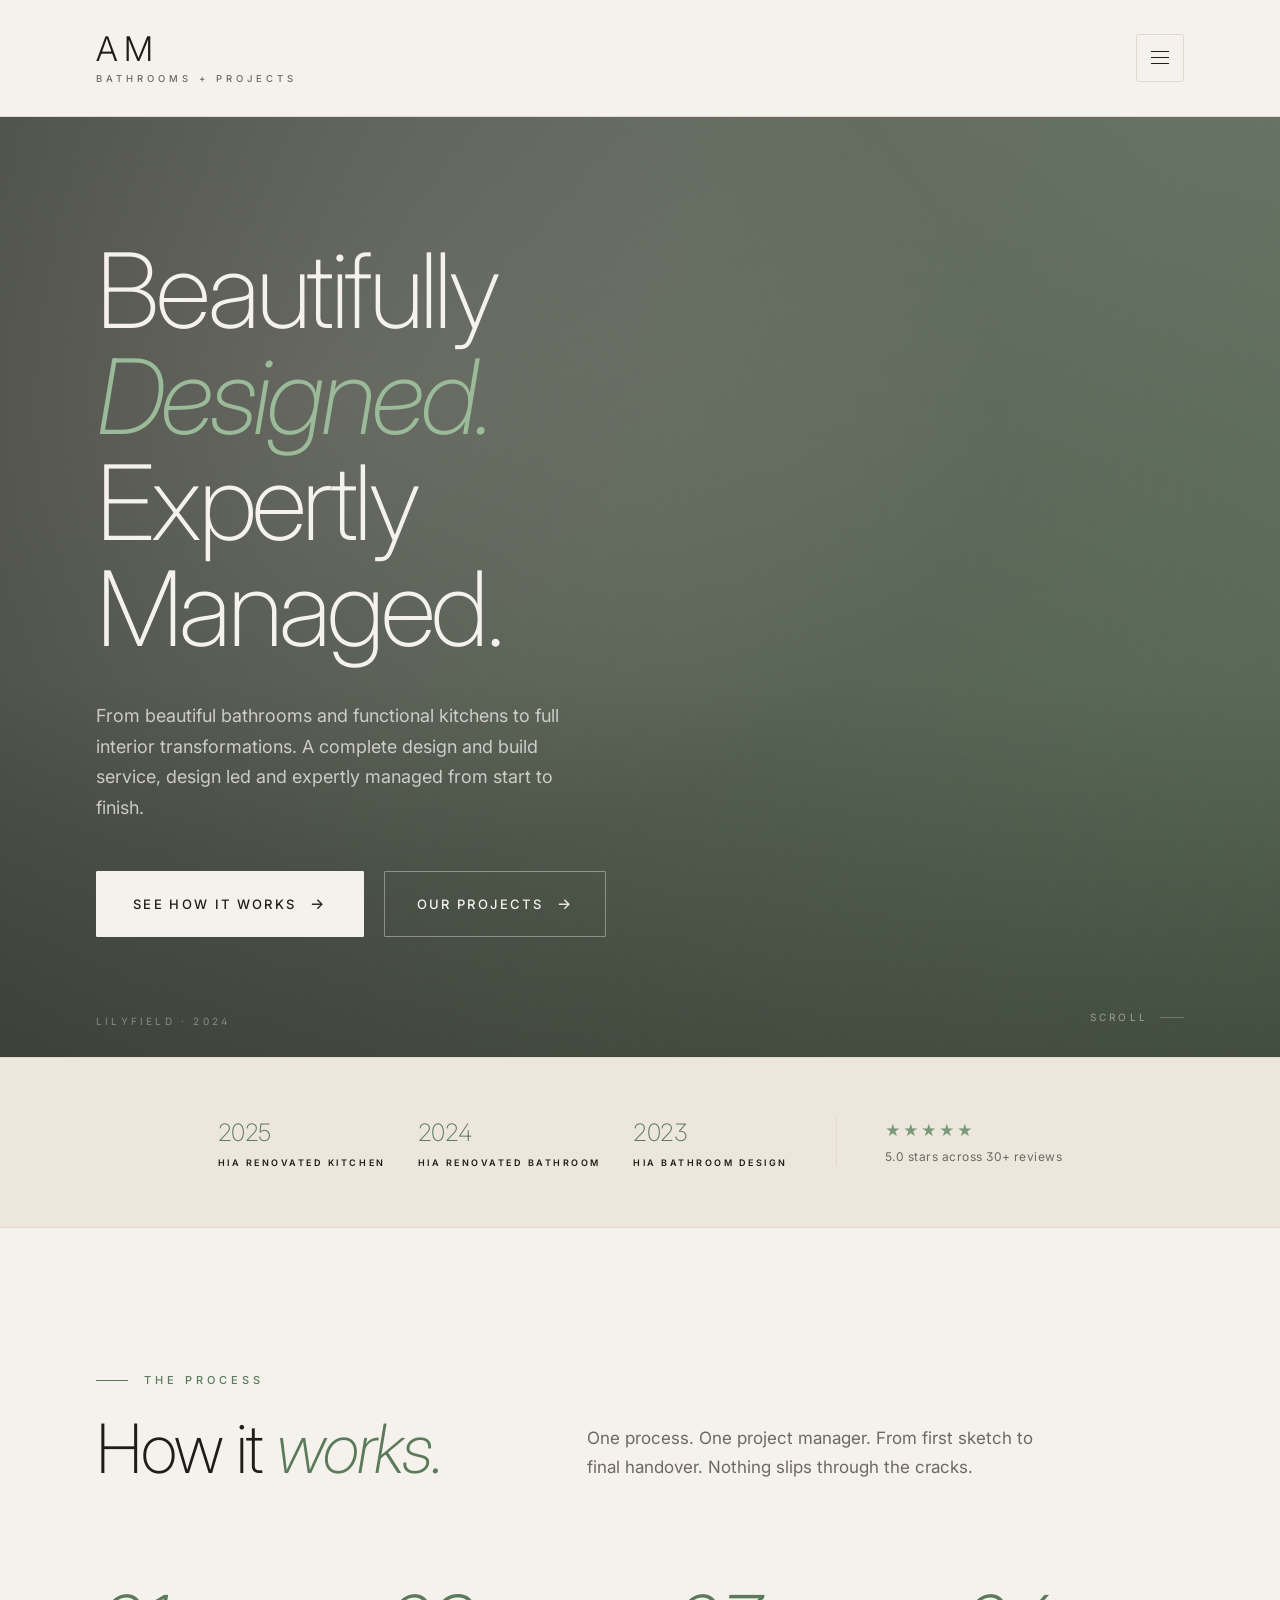
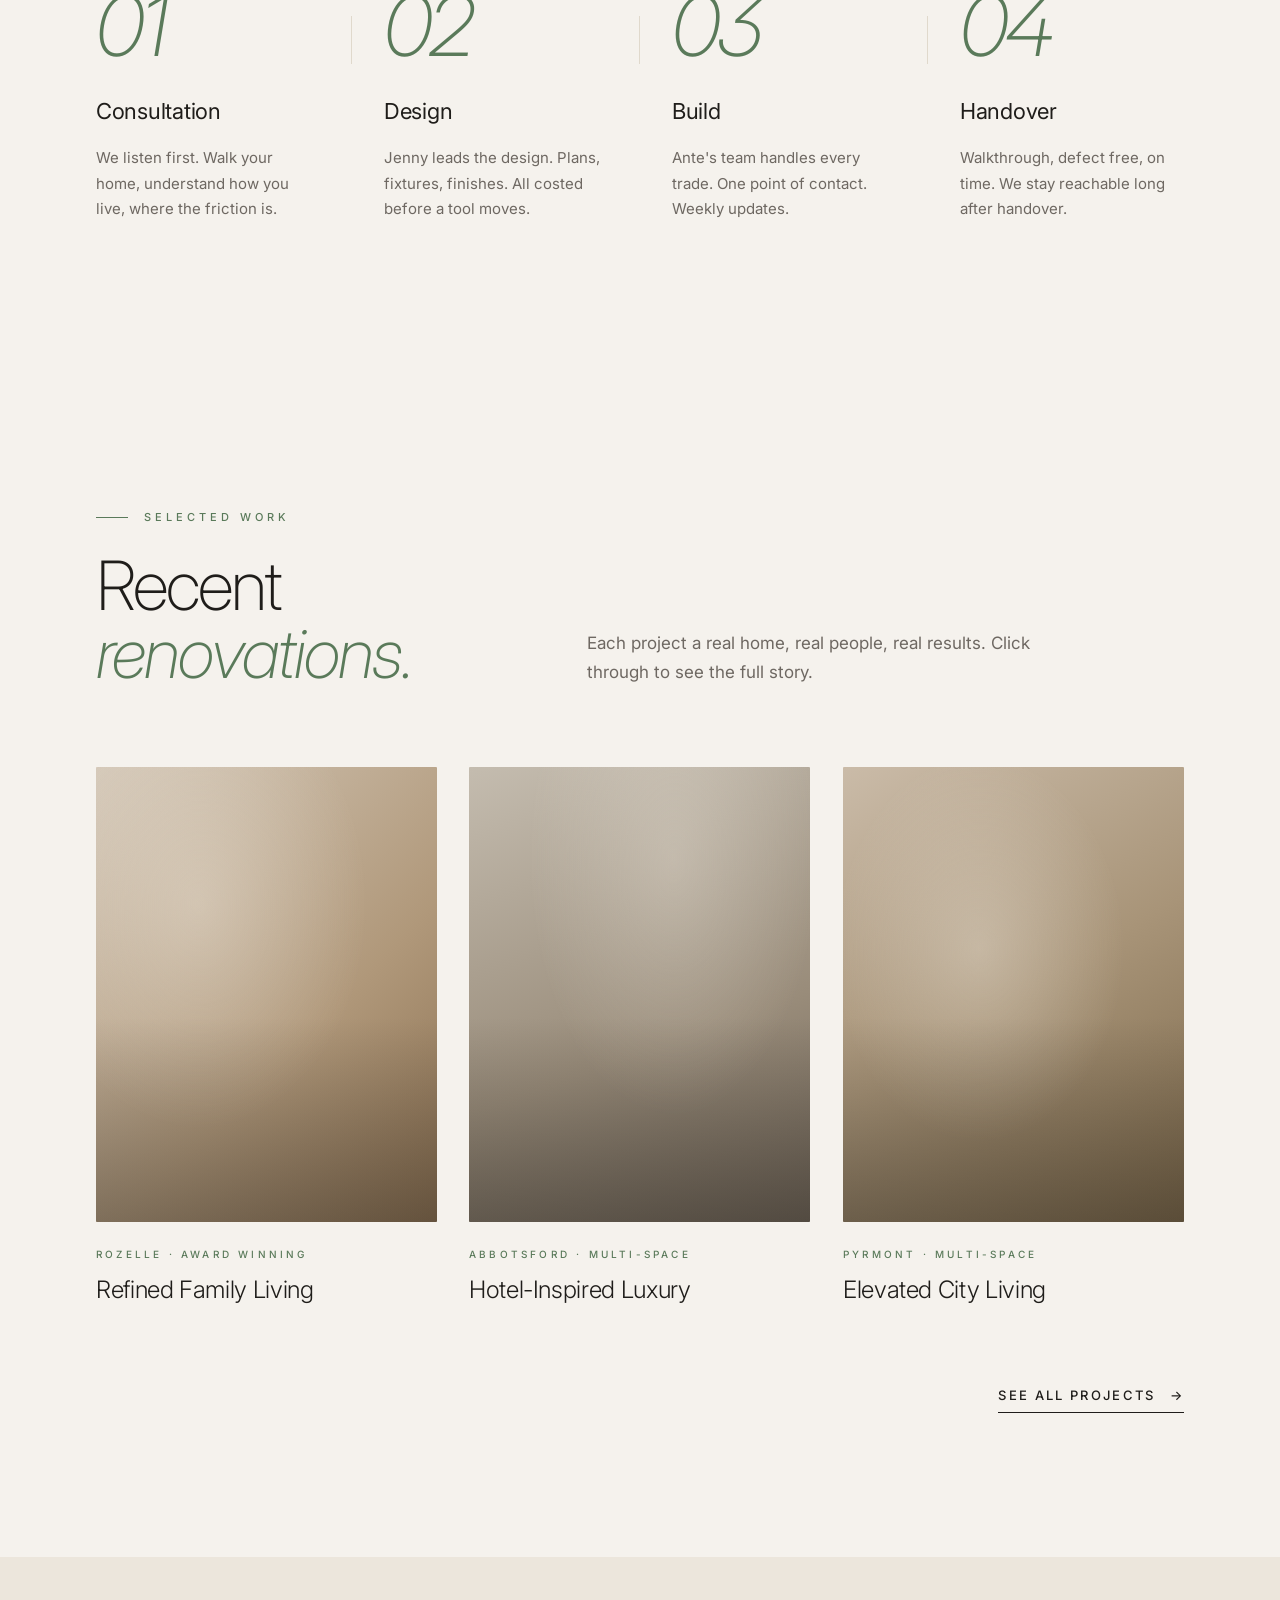
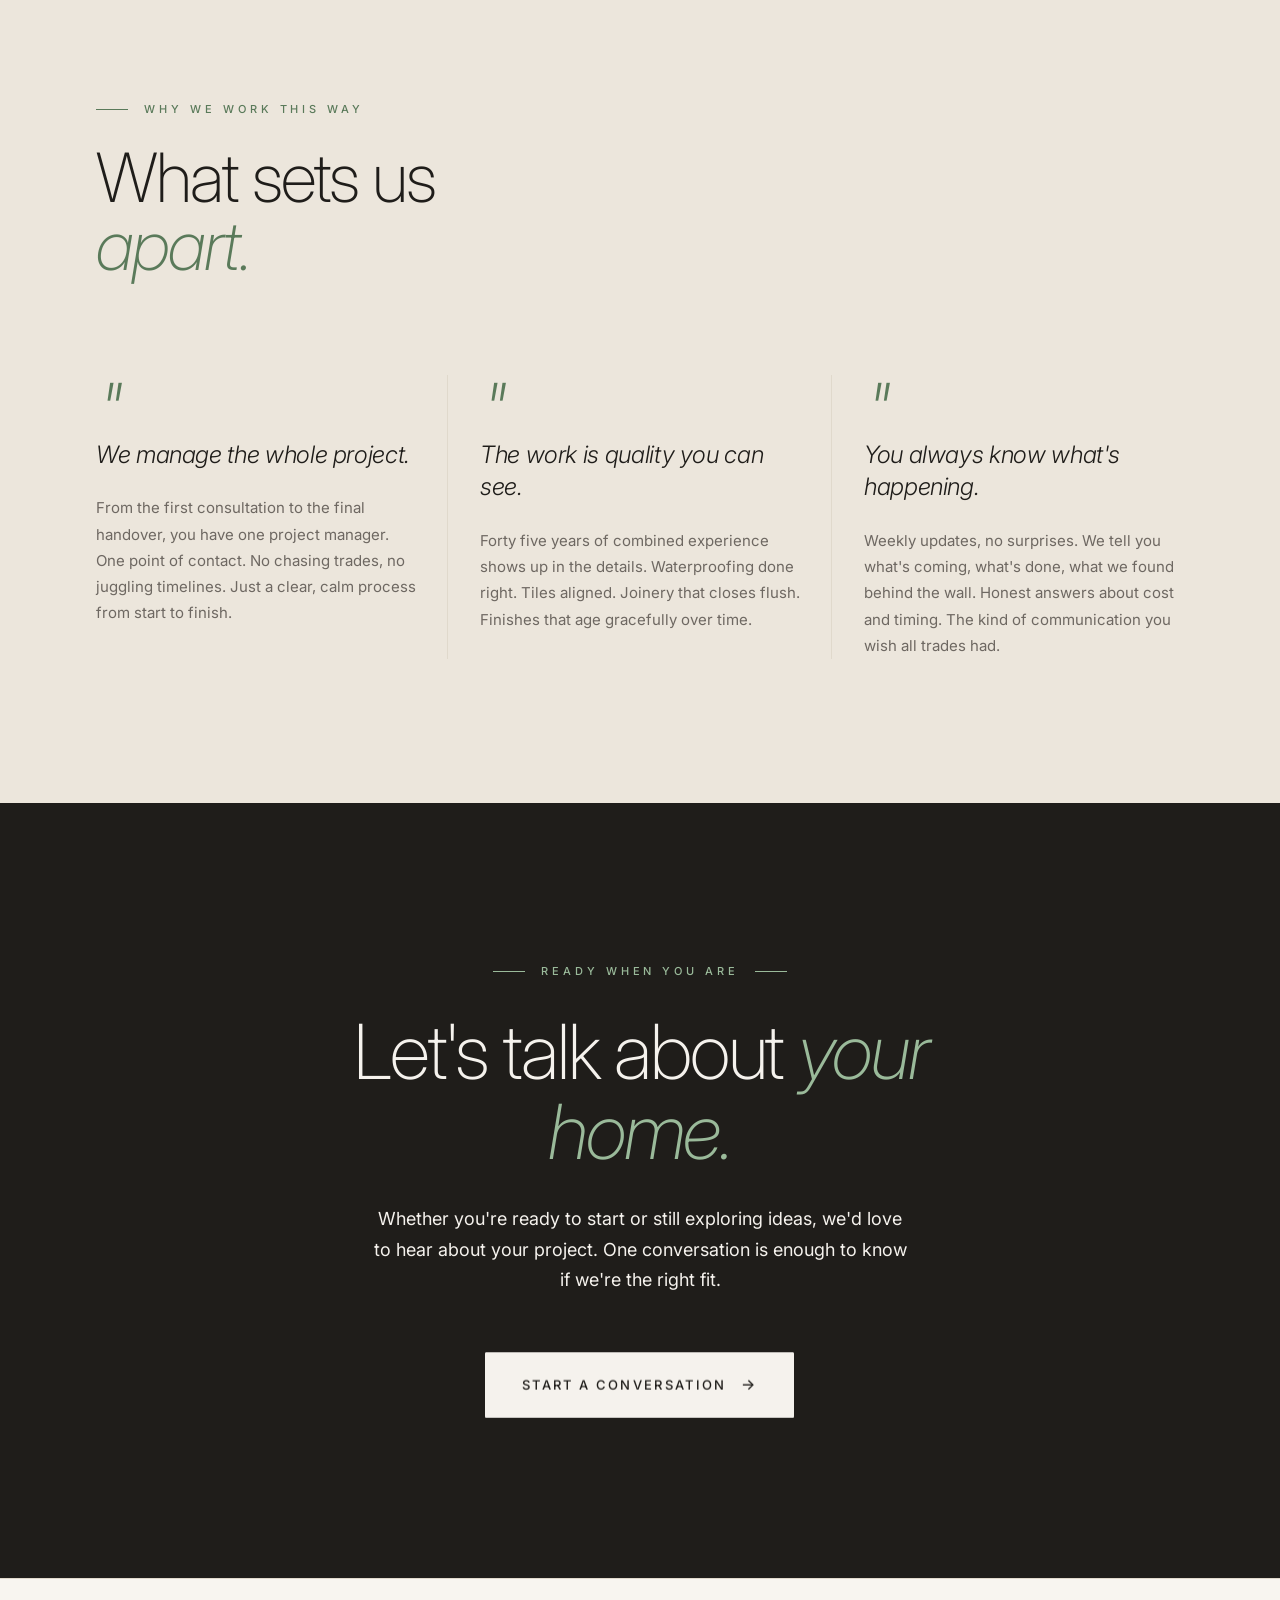
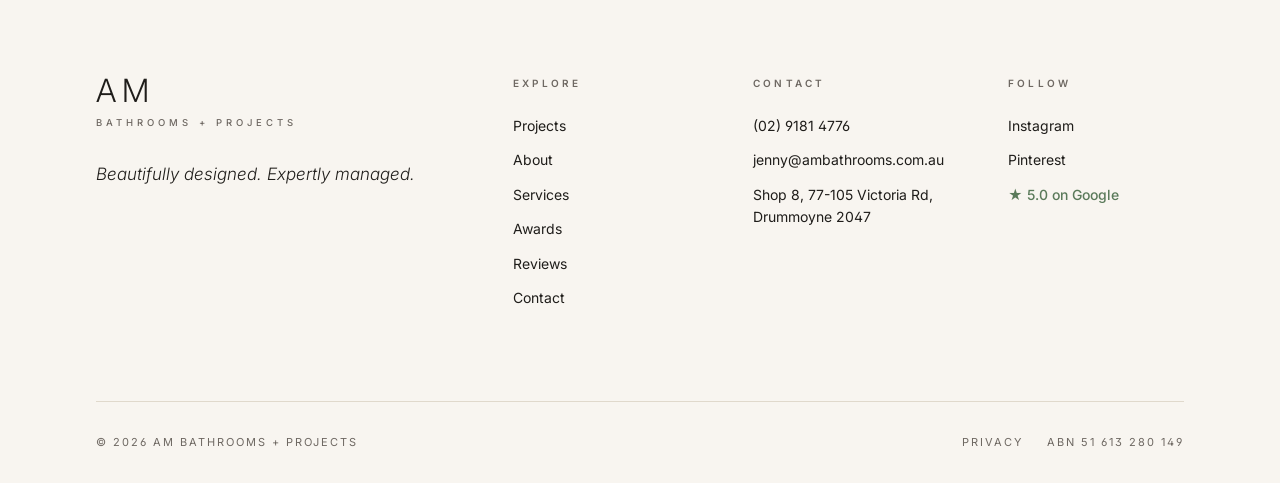
<file: mockups/hero-b-cream-editorial.html>
<!doctype html>
<html lang="en">
<head>
<meta charset="utf-8" />
<meta name="viewport" content="width=device-width,initial-scale=1" />
<title>AM Bathrooms + Projects | Bathroom, Kitchen & Full Interior Renovations Sydney</title>
<meta name="description" content="AM Bathrooms + Projects designs and builds bathroom, kitchen, laundry and full interior renovations across Sydney. One team, every detail, start to finish. HIA award-winning." />
<link rel="preconnect" href="https://fonts.googleapis.com">
<link rel="preconnect" href="https://fonts.gstatic.com" crossorigin>
<link href="https://fonts.googleapis.com/css2?family=Inter:ital,wght@0,100;0,200;0,300;0,400;0,500;0,600;1,200;1,300;1,400&display=swap" rel="stylesheet">
<script>document.documentElement.classList.add('am')</script>
<link rel="stylesheet" href="animations.css">
<style>
:root{
  --bg: #f5f2ed;
  --bg-2: #f8f5f0;
  --surface: #faf8f4;
  --surface-alt: #ece6dc;
  --ink: #1f1d1a;
  --ink-muted: #6e6862;
  --ink-faint: #a39c92;
  --line: #e0d9cc;
  --line-soft: #ebe5d8;
  --accent: #5a7a5a;
  --brass: #7a9a7a;
  --brass-soft: #9aba9a;
}
*{box-sizing:border-box;margin:0;padding:0}
html,body{
  background:var(--bg);color:var(--ink);
  font-family:'Inter',system-ui,sans-serif;font-weight:400;line-height:1.6;
  -webkit-font-smoothing:antialiased;-moz-osx-font-smoothing:grayscale;
  font-feature-settings:"kern" 1,"liga" 1,"ss01" 1;
}
body::before{
  content:'';position:fixed;inset:0;pointer-events:none;z-index:1;opacity:.04;
  background-image:url("data:image/svg+xml;utf8,<svg xmlns='http://www.w3.org/2000/svg' width='200' height='200'><filter id='n'><feTurbulence type='fractalNoise' baseFrequency='0.9' numOctaves='2' stitchTiles='stitch'/><feColorMatrix values='0 0 0 0 0.12 0 0 0 0 0.11 0 0 0 0 0.10 0 0 0 1 0'/></filter><rect width='200' height='200' filter='url(%23n)'/></svg>");
  mix-blend-mode:multiply;
}
body > * { position: relative; z-index: 2 }
a{color:inherit;text-decoration:none}

/* Navbar */
.nav{
  background:var(--bg);
  border-bottom:1px solid var(--line);
  padding:32px 96px;
  display:flex;align-items:center;justify-content:space-between;
}
.brand{display:flex;flex-direction:column;align-items:flex-start;line-height:1}
.brand .mark{
  font-family:'Inter',sans-serif;font-weight:300;font-size:34px;letter-spacing:.18em;
  color:var(--ink);line-height:1;
}
.brand .wm{
  font-family:'Inter',sans-serif;font-size:9.5px;font-weight:500;letter-spacing:.42em;
  color:var(--ink-muted);margin-top:8px;text-transform:uppercase;
}
.hamburger{
  width:48px;height:48px;border:1px solid var(--line);background:transparent;cursor:pointer;
  display:flex;flex-direction:column;align-items:center;justify-content:center;gap:5px;border-radius:2px;
  transition:all .25s ease-out;
}
.hamburger:hover{background:var(--ink);border-color:var(--ink)}
.hamburger:hover span{background:var(--bg)}
.hamburger span{display:block;width:18px;height:1px;background:var(--ink);transition:background .25s ease-out}

/* Hero — full-width with overlay */
.hero{
  position:relative;
  min-height:88vh;
  display:flex;align-items:center;
  padding:120px 96px;
  overflow:hidden;
}
.hero-bg{
  position:absolute;inset:0;
  background:
    radial-gradient(ellipse at 25% 30%, rgba(241,235,225,.35) 0%, transparent 50%),
    radial-gradient(ellipse at 70% 80%, rgba(90,122,90,.15) 0%, transparent 60%),
    linear-gradient(135deg, #b8c4b8 0%, #8a9a88 40%, #5a6e58 100%);
}
.hero-bg::before{
  content:'';position:absolute;inset:0;
  background:linear-gradient(105deg, rgba(31,29,26,.68) 0%, rgba(31,29,26,.4) 50%, rgba(31,29,26,.15) 100%);
  z-index:1;
}
.hero-bg::after{
  content:'';position:absolute;inset:0;
  background:linear-gradient(180deg, transparent 60%, rgba(31,29,26,.3) 100%);
  z-index:1;
}
.hero-text{position:relative;z-index:2;max-width:640px}
.hero h1{
  font-family:'Inter',sans-serif;font-weight:200;letter-spacing:-.035em;
  font-size:104px;line-height:1.02;color:var(--bg);
  margin-bottom:40px;
}
.hero h1 span{display:block}
.hero h1 em{font-style:italic;font-weight:200;color:var(--brass-soft)}
.hero p.sub{
  font-family:'Inter',sans-serif;font-size:18px;font-weight:400;color:rgba(245,242,237,.75);
  max-width:500px;margin-bottom:48px;line-height:1.7;
}
.cta-row{display:flex;gap:20px;align-items:center;flex-wrap:wrap}
.btn{
  font-family:'Inter',sans-serif;font-weight:500;font-size:13px;letter-spacing:.18em;
  padding:20px 36px;border-radius:1px;cursor:pointer;transition:all .3s ease-out;
  text-transform:uppercase;display:inline-flex;align-items:center;gap:14px;
}
.btn-primary{background:var(--ink);color:var(--bg);border:1px solid var(--ink)}
.btn-primary:hover{background:var(--accent);border-color:var(--accent);transform:translateY(-1px)}
.btn-secondary{background:transparent;color:var(--ink);border:1px solid var(--ink);padding:20px 32px}
.btn-secondary:hover{background:var(--ink);color:var(--bg)}
.btn-hero{background:var(--bg);color:var(--ink);border:1px solid var(--bg)}
.btn-hero:hover{background:var(--accent);color:var(--bg);border-color:var(--accent);transform:translateY(-1px)}
.btn .arrow{font-size:15px;transition:transform .25s ease-out}
.btn:hover .arrow{transform:translateX(4px)}

.hero .photo-label{
  position:absolute;bottom:28px;left:96px;color:var(--bg);
  font-family:'Inter',sans-serif;font-size:10px;letter-spacing:.32em;
  text-transform:uppercase;opacity:.4;z-index:2;
}
.hero .scroll-hint{
  position:absolute;bottom:32px;right:96px;color:var(--bg);
  font-family:'Inter',sans-serif;font-size:10px;letter-spacing:.32em;
  text-transform:uppercase;opacity:.5;z-index:2;
  display:flex;align-items:center;gap:12px;
}
.hero .scroll-hint::after{content:'';width:24px;height:1px;background:var(--bg);opacity:.5}

/* Trust bar — rotating flip */
.trust{
  background:var(--surface-alt);
  padding:56px 96px;
  border-top:1px solid var(--line);border-bottom:1px solid var(--line);
  perspective:1200px;overflow:hidden;
}
.trust-flipper{
  position:relative;
  transform-style:preserve-3d;
  transition:transform .8s cubic-bezier(.16,1,.3,1);
}
.trust-flipper.flipped{transform:rotateX(180deg)}
.trust-face{backface-visibility:hidden;background:var(--surface-alt)}
.trust-front{display:flex;align-items:center;justify-content:center;gap:48px}
.trust-back{
  position:absolute;inset:0;transform:rotateX(180deg);
  display:flex;align-items:center;justify-content:center;
}
.awards{display:flex;gap:32px;align-items:center}
.award-badge{
  font-family:'Inter',sans-serif;font-size:9px;font-weight:600;letter-spacing:.28em;
  text-transform:uppercase;color:var(--ink);
  display:flex;flex-direction:column;align-items:flex-start;gap:4px;
}
.award-badge .year{font-family:'Inter',sans-serif;font-weight:200;font-size:24px;letter-spacing:-.02em;color:var(--accent);text-transform:none}
.divider{width:1px;height:48px;background:var(--line)}
.trust-rating{display:flex;flex-direction:column;align-items:flex-start;gap:4px}
.trust-rating .stars{color:var(--brass);letter-spacing:.14em;font-size:15px;font-family:'Inter',sans-serif}
.trust-rating .rating-text{font-family:'Inter',sans-serif;font-size:12px;font-weight:400;color:var(--ink-muted);letter-spacing:.04em}
.quote{
  font-family:'Inter',sans-serif;font-style:italic;font-weight:300;font-size:19px;
  color:var(--ink);line-height:1.6;letter-spacing:-.005em;
  max-width:700px;text-align:center;padding:0 24px;
}
.quote .stars{color:var(--brass);letter-spacing:.14em;font-style:normal;font-size:13px;display:block;margin-bottom:10px}
.quote .who{display:block;margin-top:14px;font-style:normal;font-family:'Inter',sans-serif;font-size:10px;font-weight:500;letter-spacing:.28em;text-transform:uppercase;color:var(--ink-muted)}

/* How it works */
.how{padding:144px 96px;background:var(--bg)}
.how-header{display:grid;grid-template-columns:5fr 7fr;gap:64px;margin-bottom:96px;align-items:end}
.how .section-eyebrow{
  font-family:'Inter',sans-serif;font-size:11px;font-weight:500;letter-spacing:.36em;
  color:var(--accent);text-transform:uppercase;margin-bottom:24px;
  display:flex;align-items:center;gap:16px;
}
.how .section-eyebrow::before{content:'';width:32px;height:1px;background:var(--accent)}
.how h2{
  font-family:'Inter',sans-serif;font-weight:200;font-size:68px;letter-spacing:-.03em;
  color:var(--ink);line-height:1;
}
.how h2 em{font-style:italic;color:var(--accent);font-weight:200}
.how p.lead{
  font-size:17px;color:var(--ink-muted);max-width:480px;line-height:1.7;
}
.steps{display:grid;grid-template-columns:repeat(4,1fr);gap:64px}
.step{position:relative}
.step .num{
  font-family:'Inter',sans-serif;font-weight:200;font-style:italic;font-size:84px;
  color:var(--accent);line-height:1;margin-bottom:32px;letter-spacing:-.04em;
}
.step h3{
  font-family:'Inter',sans-serif;font-size:22px;font-weight:400;margin-bottom:16px;
  letter-spacing:-.012em;color:var(--ink);
}
.step p{color:var(--ink-muted);font-size:15px;line-height:1.7}
.step:not(:last-child)::after{
  content:'';position:absolute;top:38px;right:-32px;width:1px;height:48px;background:var(--line);
}

/* Featured Projects */
.featured{padding:144px 96px;background:var(--bg)}
.featured-header{display:grid;grid-template-columns:5fr 7fr;gap:64px;margin-bottom:80px;align-items:end}
.featured .section-eyebrow{
  font-family:'Inter',sans-serif;font-size:11px;font-weight:500;letter-spacing:.36em;
  color:var(--accent);text-transform:uppercase;margin-bottom:24px;
  display:flex;align-items:center;gap:16px;
}
.featured .section-eyebrow::before{content:'';width:32px;height:1px;background:var(--accent)}
.featured h2{
  font-family:'Inter',sans-serif;font-weight:200;font-size:68px;letter-spacing:-.03em;
  color:var(--ink);line-height:1;
}
.featured h2 em{font-style:italic;color:var(--accent);font-weight:200}
.featured p.lead{font-size:17px;color:var(--ink-muted);max-width:480px;line-height:1.7}
.project-grid{display:grid;grid-template-columns:repeat(3,1fr);gap:32px}
.project-card{cursor:pointer;display:block}
.project-image{
  position:relative;overflow:hidden;border-radius:1px;
  aspect-ratio:3/4;margin-bottom:24px;
  transition:transform .5s ease-out;
}
.project-image.p1{background:
  radial-gradient(ellipse at 30% 30%, rgba(241,235,225,.35) 0%, transparent 50%),
  linear-gradient(135deg, #d4c8b8 0%, #b0987a 60%, #8a6f50 100%);
}
.project-image.p2{background:
  radial-gradient(ellipse at 60% 20%, rgba(241,235,225,.3) 0%, transparent 50%),
  linear-gradient(160deg, #c4bcaf 0%, #998c7a 60%, #6e6356 100%);
}
.project-image.p3{background:
  radial-gradient(ellipse at 40% 40%, rgba(241,235,225,.35) 0%, transparent 50%),
  linear-gradient(150deg, #cabba8 0%, #a89478 50%, #7a6648 100%);
}
.project-image::after{
  content:'';position:absolute;inset:0;
  background:linear-gradient(180deg, transparent 55%, rgba(31,29,26,.35) 100%);
}
.project-card:hover .project-image{transform:translateY(-8px)}
.project-meta{
  font-family:'Inter',sans-serif;font-size:10px;font-weight:500;letter-spacing:.32em;
  color:var(--accent);text-transform:uppercase;margin-bottom:12px;
}
.project-name{
  font-family:'Inter',sans-serif;font-size:24px;font-weight:300;letter-spacing:-.015em;
  color:var(--ink);transition:color .25s ease-out;line-height:1.3;
}
.project-card:hover .project-name{color:var(--accent)}
.featured-link{margin-top:80px;display:flex;justify-content:flex-end}
.featured-link a{
  font-family:'Inter',sans-serif;font-size:13px;font-weight:500;letter-spacing:.18em;
  color:var(--ink);text-transform:uppercase;
  border-bottom:1px solid var(--ink);padding-bottom:6px;
  display:inline-flex;gap:14px;align-items:center;
  transition:all .3s ease-out;
}
.featured-link a:hover{color:var(--accent);border-color:var(--accent)}
.featured-link a:hover .arrow{transform:translateX(4px)}
.featured-link .arrow{transition:transform .25s ease-out}

/* Why Pillars */
.why{padding:144px 96px;background:var(--surface-alt)}
.why-header{display:grid;grid-template-columns:5fr 7fr;gap:64px;margin-bottom:96px;align-items:end}
.why .section-eyebrow{
  font-family:'Inter',sans-serif;font-size:11px;font-weight:500;letter-spacing:.36em;
  color:var(--accent);text-transform:uppercase;margin-bottom:24px;
  display:flex;align-items:center;gap:16px;
}
.why .section-eyebrow::before{content:'';width:32px;height:1px;background:var(--accent)}
.why h2{
  font-family:'Inter',sans-serif;font-weight:200;font-size:68px;letter-spacing:-.03em;
  color:var(--ink);line-height:1;
}
.why h2 em{font-style:italic;color:var(--accent);font-weight:200}
.pillars{display:grid;grid-template-columns:repeat(3,1fr);gap:64px}
.pillar{position:relative}
.pillar .quote-mark{
  font-family:'Inter',sans-serif;font-style:italic;font-weight:200;font-size:80px;
  color:var(--accent);line-height:.5;margin-bottom:32px;letter-spacing:-.04em;
  height:32px;
}
.pillar h3{
  font-family:'Inter',sans-serif;font-size:24px;font-weight:300;letter-spacing:-.015em;
  color:var(--ink);margin-bottom:24px;line-height:1.35;font-style:italic;
}
.pillar p{color:var(--ink-muted);font-size:15px;line-height:1.75}
.pillar:not(:last-child)::after{
  content:'';position:absolute;top:0;right:-32px;width:1px;height:100%;background:var(--line);
}

/* Final CTA */
.cta{background:var(--ink);color:var(--bg);padding:160px 96px;text-align:center}
.cta-inner{max-width:760px;margin:0 auto}
.cta .section-eyebrow{
  font-family:'Inter',sans-serif;font-size:11px;font-weight:500;letter-spacing:.36em;
  color:var(--brass-soft);text-transform:uppercase;margin-bottom:32px;
  display:flex;align-items:center;justify-content:center;gap:16px;
}
.cta .section-eyebrow::before,
.cta .section-eyebrow::after{content:'';width:32px;height:1px;background:var(--brass-soft)}
.cta h2{
  font-family:'Inter',sans-serif;font-weight:200;font-size:76px;letter-spacing:-.03em;
  color:var(--bg);line-height:1.05;margin-bottom:32px;
}
.cta h2 em{font-style:italic;color:var(--brass-soft);font-weight:200}
.cta p{
  font-family:'Inter',sans-serif;font-size:18px;color:var(--bg);opacity:.78;
  max-width:540px;margin:0 auto 56px;line-height:1.7;
}
.btn-inverted{background:var(--bg);color:var(--ink);border:1px solid var(--bg)}
.btn-inverted:hover{background:var(--brass);color:var(--bg);border-color:var(--brass);transform:translateY(-1px)}

/* Footer */
.footer{background:var(--bg-2);padding:96px 96px 32px;border-top:1px solid var(--line)}
.footer-grid{display:grid;grid-template-columns:2fr 1fr 1fr 1fr;gap:64px;margin-bottom:80px}
.footer-brand .mark{
  font-family:'Inter',sans-serif;font-weight:300;font-size:32px;letter-spacing:.18em;
  color:var(--ink);line-height:1;display:block;
}
.footer-brand .wm{
  font-family:'Inter',sans-serif;font-size:9.5px;font-weight:500;letter-spacing:.42em;
  color:var(--ink-muted);margin-top:8px;text-transform:uppercase;display:block;
}
.footer-brand .tag{
  font-family:'Inter',sans-serif;font-style:italic;font-weight:300;font-size:17px;
  color:var(--ink);margin-top:32px;max-width:340px;line-height:1.5;
}
.footer-col h4{
  font-family:'Inter',sans-serif;font-size:10px;font-weight:600;letter-spacing:.32em;
  color:var(--ink-muted);text-transform:uppercase;margin-bottom:24px;
}
.footer-col a, .footer-col span{
  font-family:'Inter',sans-serif;font-size:14px;font-weight:400;
  color:var(--ink);display:block;margin-bottom:12px;
  transition:color .2s ease-out;
}
.footer-col a:hover{color:var(--accent)}
.footer-col .accent{color:var(--accent);font-weight:500}
.footer-bottom{
  border-top:1px solid var(--line);padding-top:32px;
  display:flex;justify-content:space-between;align-items:center;
  font-family:'Inter',sans-serif;font-size:11px;letter-spacing:.18em;
  color:var(--ink-muted);text-transform:uppercase;
}
.footer-bottom a{color:var(--ink-muted);transition:color .2s ease-out}
.footer-bottom a:hover{color:var(--accent)}
.footer-bottom .links{display:flex;gap:24px}

.label-bar{
  position:fixed;bottom:0;left:0;right:0;background:var(--ink);color:var(--bg);
  padding:12px 24px;font-family:'Inter',sans-serif;font-size:10px;letter-spacing:.32em;
  text-align:center;text-transform:uppercase;z-index:99;opacity:.85;
}

@media (max-width: 1100px){
  .nav, .hero, .trust, .how, .featured, .why, .cta, .footer { padding-left: 32px; padding-right: 32px }
  .hero { padding: 80px 32px; min-height: 75vh }
  .hero h1 { font-size: 56px }
  .hero .photo-label { left: 32px }
  .hero .scroll-hint { right: 32px }
  .trust { padding: 40px 32px }
  .trust-front { flex-direction: column; gap: 24px }
  .trust-front .divider { display: none }
  .awards { flex-direction: column; gap: 20px; align-items: center }
  .award-badge { align-items: center; text-align: center }
  .trust-rating { align-items: center }
  .quote { font-size: 16px; padding: 0 16px }
  .how-header, .featured-header, .why-header { grid-template-columns: 1fr; gap: 32px; margin-bottom: 64px }
  .how h2, .featured h2, .why h2 { font-size: 44px }
  .cta h2 { font-size: 48px }
  .steps { grid-template-columns: 1fr; gap: 56px }
  .step:not(:last-child)::after { display: none }
  .project-grid { grid-template-columns: 1fr; gap: 48px }
  .pillars { grid-template-columns: 1fr; gap: 48px }
  .pillar:not(:last-child)::after { display: none }
  .pillar:not(:last-child) { padding-bottom: 48px; border-bottom: 1px solid var(--line) }
  .featured, .why, .cta { padding-top: 88px; padding-bottom: 88px }
  .cta p { font-size: 16px }
  .footer { padding: 64px 32px 24px }
  .footer-grid { grid-template-columns: 1fr 1fr; gap: 48px; margin-bottom: 48px }
  .footer-bottom { flex-direction: column; gap: 16px; text-align: center }
}
@media (max-width: 640px){
  .footer-grid { grid-template-columns: 1fr }
  .featured-link { justify-content: center; margin-top: 56px }
}
</style>
</head>
<body>
<div class="page-transition"></div>

<header class="nav">
  <a href="#" class="brand" aria-label="AM Bathrooms and Projects, home">
    <span class="mark">AM</span>
    <span class="wm">Bathrooms + Projects</span>
  </a>
  <button class="hamburger" aria-label="Open menu"><span></span><span></span><span></span></button>
</header>

<section class="hero">
  <div class="hero-bg"></div>
  <div class="hero-text">
    <h1>
      <span>Beautifully</span>
      <span><em>Designed.</em></span>
      <span>Expertly Managed.</span>
    </h1>
    <p class="sub">From beautiful bathrooms and functional kitchens to full interior transformations. A complete design and build service, design led and expertly managed from start to finish.</p>
    <div class="cta-row">
      <a href="#how" class="btn btn-hero">See How It Works <span class="arrow">→</span></a>
      <a href="projects.html" class="btn btn-secondary" style="color:var(--bg);border-color:rgba(245,242,237,.4)">Our Projects <span class="arrow">→</span></a>
    </div>
  </div>
  <div class="photo-label">Lilyfield · 2024</div>
  <div class="scroll-hint">Scroll</div>
</section>

<section class="trust">
  <div class="trust-flipper" id="trustFlipper">
    <div class="trust-face trust-front">
      <div class="awards">
        <div class="award-badge">
          <span class="year">2025</span>
          <span>HIA Renovated Kitchen</span>
        </div>
        <div class="award-badge">
          <span class="year">2024</span>
          <span>HIA Renovated Bathroom</span>
        </div>
        <div class="award-badge">
          <span class="year">2023</span>
          <span>HIA Bathroom Design</span>
        </div>
      </div>
      <div class="divider"></div>
      <div class="trust-rating">
        <span class="stars">★★★★★</span>
        <span class="rating-text">5.0 stars across 30+ reviews</span>
      </div>
    </div>
    <div class="trust-face trust-back">
      <div class="quote" id="trustQuote">
        <span class="stars">★★★★★</span>
        <span class="qt">"We were initially nervous about a full bathroom renovation, but AM Bathrooms made the entire process feel effortless. Every detail was executed to a first-class standard."</span>
        <span class="who">Terry · Rozelle</span>
      </div>
    </div>
  </div>
</section>

<section class="how" id="how">
  <div class="how-header">
    <div>
      <div class="section-eyebrow">The process</div>
      <h2>How it <em>works.</em></h2>
    </div>
    <p class="lead">One process. One project manager. From first sketch to final handover. Nothing slips through the cracks.</p>
  </div>
  <div class="steps">
    <div class="step">
      <div class="num">01</div>
      <h3>Consultation</h3>
      <p>We listen first. Walk your home, understand how you live, where the friction is.</p>
    </div>
    <div class="step">
      <div class="num">02</div>
      <h3>Design</h3>
      <p>Jenny leads the design. Plans, fixtures, finishes. All costed before a tool moves.</p>
    </div>
    <div class="step">
      <div class="num">03</div>
      <h3>Build</h3>
      <p>Ante's team handles every trade. One point of contact. Weekly updates.</p>
    </div>
    <div class="step">
      <div class="num">04</div>
      <h3>Handover</h3>
      <p>Walkthrough, defect free, on time. We stay reachable long after handover.</p>
    </div>
  </div>
</section>

<section class="featured">
  <div class="featured-header">
    <div>
      <div class="section-eyebrow">Selected work</div>
      <h2>Recent <em>renovations.</em></h2>
    </div>
    <p class="lead">Each project a real home, real people, real results. Click through to see the full story.</p>
  </div>
  <div class="project-grid">
    <a href="projects.html" class="project-card">
      <div class="project-image p1"></div>
      <div class="project-meta">Rozelle · Award Winning</div>
      <div class="project-name">Refined Family Living</div>
    </a>
    <a href="projects.html" class="project-card">
      <div class="project-image p2"></div>
      <div class="project-meta">Abbotsford · Multi-Space</div>
      <div class="project-name">Hotel-Inspired Luxury</div>
    </a>
    <a href="projects.html" class="project-card">
      <div class="project-image p3"></div>
      <div class="project-meta">Pyrmont · Multi-Space</div>
      <div class="project-name">Elevated City Living</div>
    </a>
  </div>
  <div class="featured-link">
    <a href="projects.html">See all projects <span class="arrow">→</span></a>
  </div>
</section>

<section class="why">
  <div class="why-header">
    <div>
      <div class="section-eyebrow">Why we work this way</div>
      <h2>What sets us <em>apart.</em></h2>
    </div>
  </div>
  <div class="pillars">
    <div class="pillar">
      <div class="quote-mark">"</div>
      <h3>We manage the whole project.</h3>
      <p>From the first consultation to the final handover, you have one project manager. One point of contact. No chasing trades, no juggling timelines. Just a clear, calm process from start to finish.</p>
    </div>
    <div class="pillar">
      <div class="quote-mark">"</div>
      <h3>The work is quality you can see.</h3>
      <p>Forty five years of combined experience shows up in the details. Waterproofing done right. Tiles aligned. Joinery that closes flush. Finishes that age gracefully over time.</p>
    </div>
    <div class="pillar">
      <div class="quote-mark">"</div>
      <h3>You always know what's happening.</h3>
      <p>Weekly updates, no surprises. We tell you what's coming, what's done, what we found behind the wall. Honest answers about cost and timing. The kind of communication you wish all trades had.</p>
    </div>
  </div>
</section>

<section class="cta">
  <div class="cta-inner">
    <div class="section-eyebrow">Ready when you are</div>
    <h2>Let's talk about <em>your home.</em></h2>
    <p>Whether you're ready to start or still exploring ideas, we'd love to hear about your project. One conversation is enough to know if we're the right fit.</p>
    <a href="contact.html" class="btn btn-inverted">Start a conversation <span class="arrow">→</span></a>
  </div>
</section>

<footer class="footer">
  <div class="footer-grid">
    <div class="footer-brand">
      <span class="mark">AM</span>
      <span class="wm">Bathrooms + Projects</span>
      <p class="tag">Beautifully designed. Expertly managed.</p>
    </div>
    <div class="footer-col">
      <h4>Explore</h4>
      <a href="projects.html">Projects</a>
      <a href="about.html">About</a>
      <a href="services.html">Services</a>
      <a href="awards.html">Awards</a>
      <a href="reviews.html">Reviews</a>
      <a href="contact.html">Contact</a>
    </div>
    <div class="footer-col">
      <h4>Contact</h4>
      <a href="tel:+61291814776">(02) 9181 4776</a>
      <a href="mailto:jenny@ambathrooms.com.au">jenny@ambathrooms.com.au</a>
      <span>Shop 8, 77-105 Victoria Rd, Drummoyne 2047</span>
    </div>
    <div class="footer-col">
      <h4>Follow</h4>
      <a href="#">Instagram</a>
      <a href="#">Pinterest</a>
      <a href="#" class="accent">★ 5.0 on Google</a>
    </div>
  </div>
  <div class="footer-bottom">
    <span>© 2026 AM Bathrooms + Projects</span>
    <div class="links">
      <a href="#">Privacy</a>
      <a href="#">ABN 51 613 280 149</a>
    </div>
  </div>
</footer>


<script src="animations.js"></script>
</body>
</html>
</file>
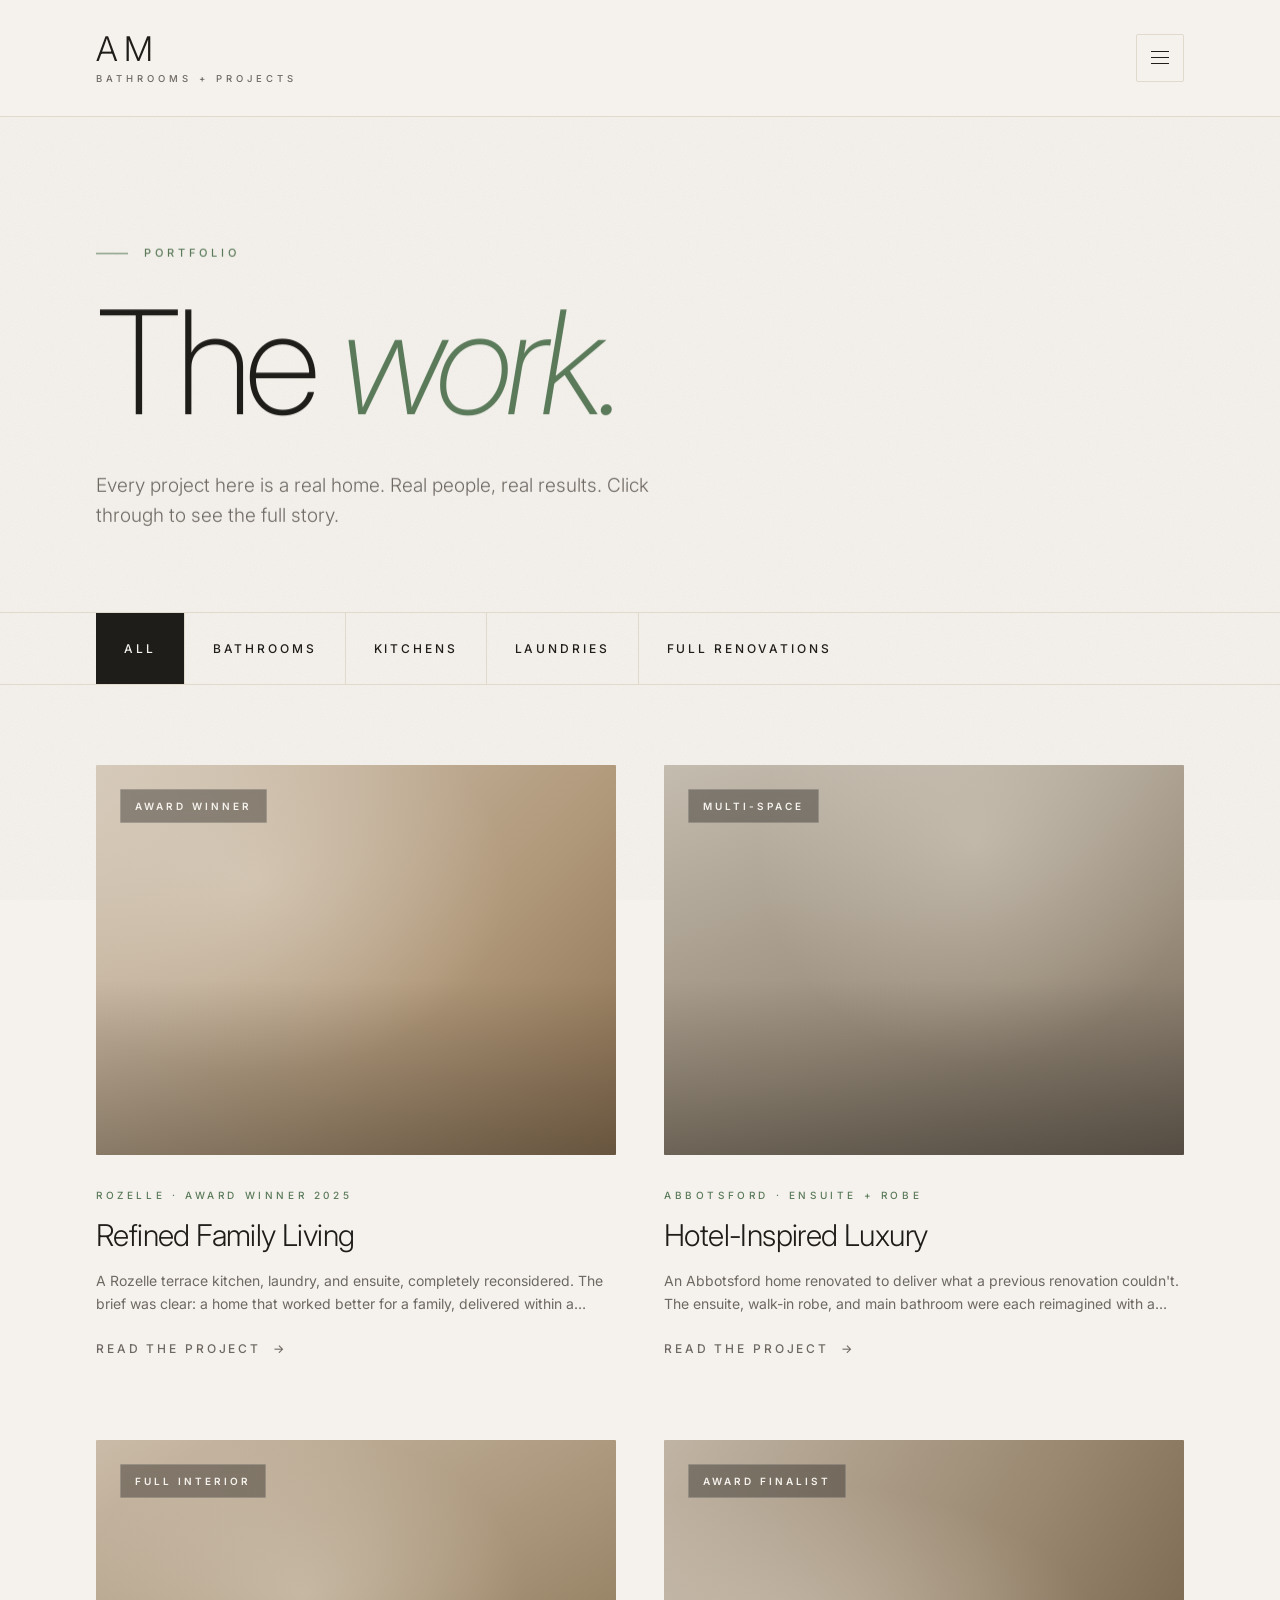
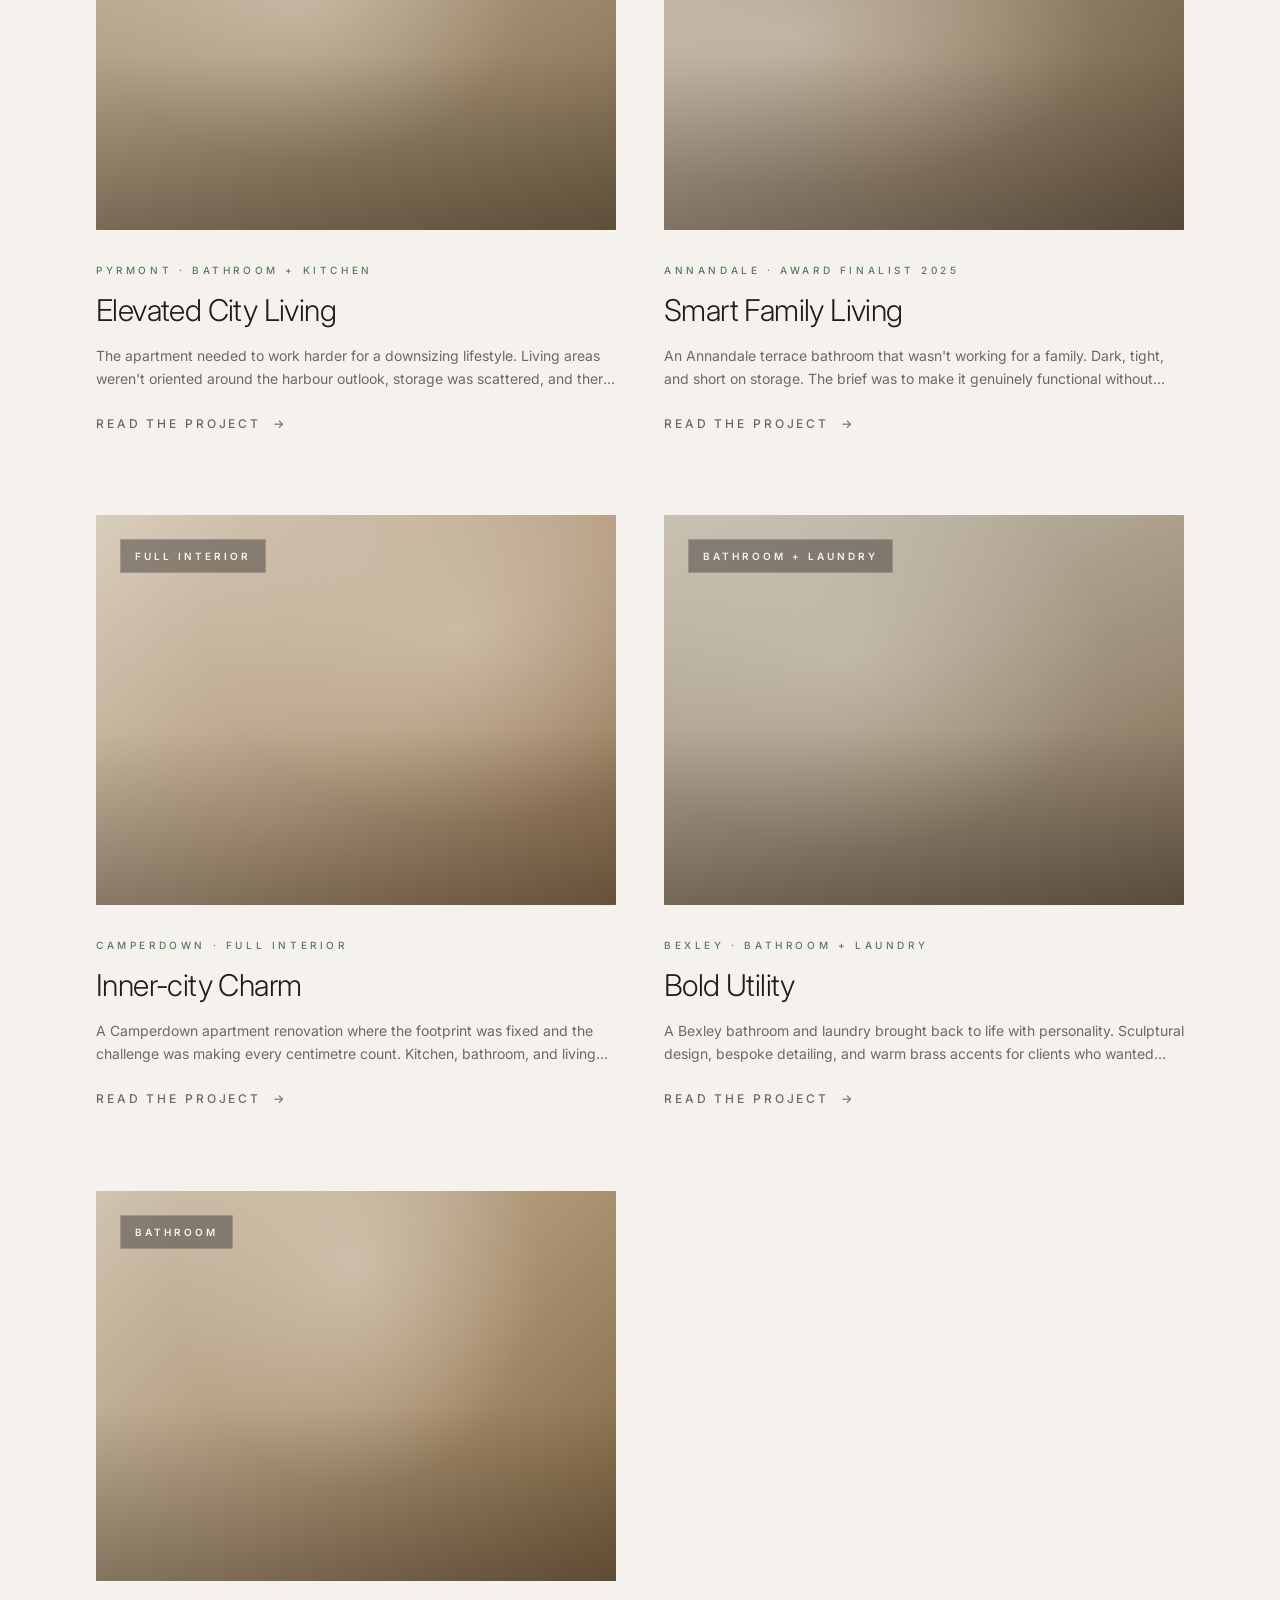
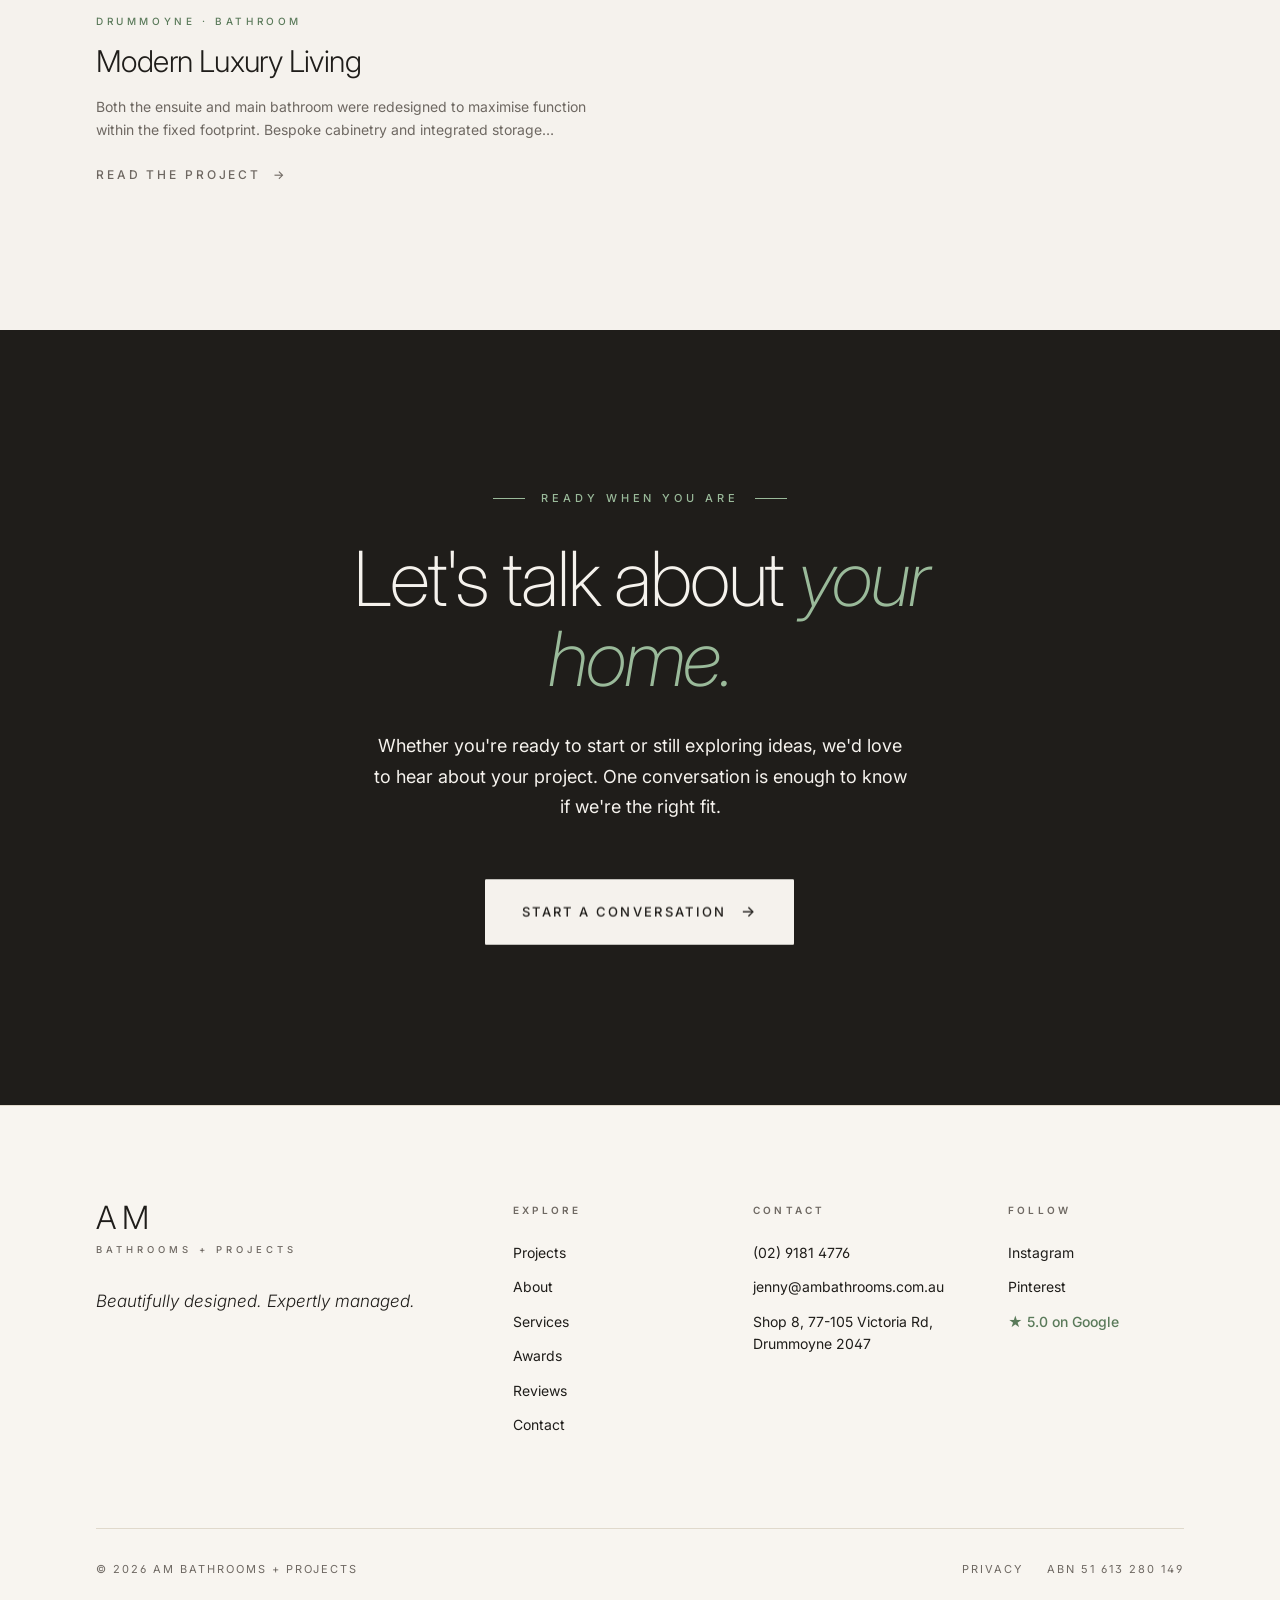
<file: mockups/projects.html>
<!doctype html>
<html lang="en">
<head>
<meta charset="utf-8" />
<meta name="viewport" content="width=device-width,initial-scale=1" />
<title>Projects | Bathroom, Kitchen & Full Interior Renovations Sydney</title>
<meta name="description" content="Browse our portfolio of completed bathroom, kitchen, laundry, and full interior renovations across Sydney. Before and after transformations, real results." />
<link rel="preconnect" href="https://fonts.googleapis.com">
<link rel="preconnect" href="https://fonts.gstatic.com" crossorigin>
<link href="https://fonts.googleapis.com/css2?family=Inter:ital,wght@0,100;0,200;0,300;0,400;0,500;0,600;1,200;1,300;1,400&display=swap" rel="stylesheet">
<script>document.documentElement.classList.add('am')</script>
<link rel="stylesheet" href="animations.css">
<style>
:root{
  --bg: #f5f2ed;
  --bg-2: #f8f5f0;
  --surface: #faf8f4;
  --surface-alt: #ece6dc;
  --ink: #1f1d1a;
  --ink-muted: #6e6862;
  --ink-faint: #a39c92;
  --line: #e0d9cc;
  --line-soft: #ebe5d8;
  --accent: #5a7a5a;
  --brass: #7a9a7a;
  --brass-soft: #9aba9a;
}
*{box-sizing:border-box;margin:0;padding:0}
html,body{
  background:var(--bg);color:var(--ink);
  font-family:'Inter',system-ui,sans-serif;font-weight:400;line-height:1.6;
  -webkit-font-smoothing:antialiased;-moz-osx-font-smoothing:grayscale;
  font-feature-settings:"kern" 1,"liga" 1,"ss01" 1;
}
body::before{
  content:'';position:fixed;inset:0;pointer-events:none;z-index:1;opacity:.04;
  background-image:url("data:image/svg+xml;utf8,<svg xmlns='http://www.w3.org/2000/svg' width='200' height='200'><filter id='n'><feTurbulence type='fractalNoise' baseFrequency='0.9' numOctaves='2' stitchTiles='stitch'/><feColorMatrix values='0 0 0 0 0.12 0 0 0 0 0.11 0 0 0 0 0.10 0 0 0 1 0'/></filter><rect width='200' height='200' filter='url(%23n)'/></svg>");
  mix-blend-mode:multiply;
}
body > * { position: relative; z-index: 2 }
a{color:inherit;text-decoration:none}

/* Navbar */
.nav{
  background:var(--bg);border-bottom:1px solid var(--line);
  padding:32px 96px;
  display:flex;align-items:center;justify-content:space-between;
}
.brand{display:flex;flex-direction:column;align-items:flex-start;line-height:1}
.brand .mark{
  font-family:'Inter',sans-serif;font-weight:300;font-size:34px;letter-spacing:.18em;
  color:var(--ink);line-height:1;
}
.brand .wm{
  font-family:'Inter',sans-serif;font-size:9.5px;font-weight:500;letter-spacing:.42em;
  color:var(--ink-muted);margin-top:8px;text-transform:uppercase;
}
.hamburger{
  width:48px;height:48px;border:1px solid var(--line);background:transparent;cursor:pointer;
  display:flex;flex-direction:column;align-items:center;justify-content:center;gap:5px;border-radius:2px;
  transition:all .25s ease-out;
}
.hamburger:hover{background:var(--ink);border-color:var(--ink)}
.hamburger:hover span{background:var(--bg)}
.hamburger span{display:block;width:18px;height:1px;background:var(--ink);transition:background .25s ease-out}

/* Page header */
.page-head{padding:128px 96px 80px;text-align:left}
.page-head .section-eyebrow{
  font-family:'Inter',sans-serif;font-size:11px;font-weight:500;letter-spacing:.36em;
  color:var(--accent);text-transform:uppercase;margin-bottom:32px;
  display:flex;align-items:center;gap:16px;
}
.page-head .section-eyebrow::before{content:'';width:32px;height:1px;background:var(--accent)}
.page-head h1{
  font-family:'Inter',sans-serif;font-weight:200;font-size:144px;letter-spacing:-.045em;
  color:var(--ink);line-height:.95;margin-bottom:40px;
}
.page-head h1 em{font-style:italic;color:var(--accent);font-weight:200}
.page-head .sub{
  font-family:'Inter',sans-serif;font-size:19px;font-weight:300;color:var(--ink-muted);
  max-width:560px;line-height:1.6;
}

/* Filter bar */
.filter-bar{
  padding:0 96px;
  display:flex;align-items:center;justify-content:space-between;
  border-top:1px solid var(--line);border-bottom:1px solid var(--line);
  margin-bottom:80px;
}
.filters{display:flex;gap:0;align-items:center}
.filter{
  font-family:'Inter',sans-serif;font-size:12px;font-weight:500;letter-spacing:.24em;
  text-transform:uppercase;color:var(--ink);
  padding:28px 28px;background:transparent;border:none;cursor:pointer;
  transition:all .25s ease-out;
  position:relative;
}
.filter:not(:last-child){border-right:1px solid var(--line)}
.filter:hover{color:var(--accent)}
.filter.active{color:var(--bg);background:var(--ink)}
.count{
  font-family:'Inter',sans-serif;font-size:11px;font-weight:500;letter-spacing:.28em;
  color:var(--ink-muted);text-transform:uppercase;
}
.count strong{color:var(--accent);font-weight:500}

/* Project grid */
.projects{padding:0 96px 144px}
.project-grid{display:grid;grid-template-columns:1fr 1fr;gap:80px 48px}
.project-card{cursor:pointer;display:block}
.project-image{
  position:relative;overflow:hidden;border-radius:1px;
  aspect-ratio:4/3;margin-bottom:32px;
  transition:transform .5s ease-out;
}
.project-image::after{
  content:'';position:absolute;inset:0;
  background:linear-gradient(180deg, transparent 55%, rgba(31,29,26,.32) 100%);
}
.project-image .tag{
  position:absolute;top:24px;left:24px;z-index:2;
  font-family:'Inter',sans-serif;font-size:10px;font-weight:600;letter-spacing:.3em;
  color:var(--bg);text-transform:uppercase;
  padding:8px 14px;background:rgba(31,29,26,.4);backdrop-filter:blur(8px);
  border:1px solid rgba(245,242,237,.2);border-radius:1px;
}
.project-card:hover .project-image{transform:translateY(-8px)}
.project-meta{
  font-family:'Inter',sans-serif;font-size:10px;font-weight:500;letter-spacing:.36em;
  color:var(--accent);text-transform:uppercase;margin-bottom:14px;
}
.project-name{
  font-family:'Inter',sans-serif;font-size:30px;font-weight:300;letter-spacing:-.02em;
  color:var(--ink);transition:color .25s ease-out;line-height:1.25;margin-bottom:14px;
}
.project-desc{
  font-family:'Inter',sans-serif;font-size:14px;font-weight:400;
  color:var(--ink-muted);line-height:1.65;margin-bottom:20px;
  display:-webkit-box;-webkit-line-clamp:2;-webkit-box-orient:vertical;overflow:hidden;
}
.project-card:hover .project-name{color:var(--accent)}
.project-card:hover .arrow-cta{color:var(--accent);gap:18px}
.arrow-cta{
  font-family:'Inter',sans-serif;font-size:12px;font-weight:500;letter-spacing:.24em;
  color:var(--ink-muted);text-transform:uppercase;
  display:inline-flex;align-items:center;gap:12px;
  transition:all .3s ease-out;
}
.arrow-cta .arrow{transition:transform .25s ease-out}
.project-card:hover .arrow-cta .arrow{transform:translateX(4px)}

/* Project gradients */
.g1{background:radial-gradient(ellipse at 30% 30%, rgba(241,235,225,.35) 0%, transparent 50%), linear-gradient(135deg, #d4c8b8 0%, #b0987a 60%, #8a6f50 100%)}
.g2{background:radial-gradient(ellipse at 60% 20%, rgba(241,235,225,.3) 0%, transparent 50%), linear-gradient(160deg, #c4bcaf 0%, #998c7a 60%, #6e6356 100%)}
.g3{background:radial-gradient(ellipse at 40% 40%, rgba(241,235,225,.35) 0%, transparent 50%), linear-gradient(150deg, #cabba8 0%, #a89478 50%, #7a6648 100%)}
.g4{background:radial-gradient(ellipse at 25% 50%, rgba(241,235,225,.32) 0%, transparent 55%), linear-gradient(120deg, #c0b4a4 0%, #9a8870 55%, #6f5c45 100%)}
.g5{background:radial-gradient(ellipse at 70% 30%, rgba(241,235,225,.35) 0%, transparent 50%), linear-gradient(140deg, #d8cdbc 0%, #b59c80 55%, #876a48 100%)}
.g6{background:radial-gradient(ellipse at 35% 35%, rgba(241,235,225,.3) 0%, transparent 55%), linear-gradient(155deg, #c8c0b2 0%, #9c8e78 60%, #74624c 100%)}
.g7{background:radial-gradient(ellipse at 50% 20%, rgba(241,235,225,.38) 0%, transparent 50%), linear-gradient(135deg, #d0c4b0 0%, #ab9272 55%, #7c623e 100%)}
.g8{background:radial-gradient(ellipse at 30% 60%, rgba(241,235,225,.3) 0%, transparent 55%), linear-gradient(145deg, #c4b8a4 0%, #998568 60%, #6c5538 100%)}

/* Final CTA */
.cta{background:var(--ink);color:var(--bg);padding:160px 96px;text-align:center}
.cta-inner{max-width:760px;margin:0 auto}
.cta .section-eyebrow{
  font-family:'Inter',sans-serif;font-size:11px;font-weight:500;letter-spacing:.36em;
  color:var(--brass-soft);text-transform:uppercase;margin-bottom:32px;
  display:flex;align-items:center;justify-content:center;gap:16px;
}
.cta .section-eyebrow::before,
.cta .section-eyebrow::after{content:'';width:32px;height:1px;background:var(--brass-soft)}
.cta h2{
  font-family:'Inter',sans-serif;font-weight:200;font-size:76px;letter-spacing:-.03em;
  color:var(--bg);line-height:1.05;margin-bottom:32px;
}
.cta h2 em{font-style:italic;color:var(--brass-soft);font-weight:200}
.cta p{
  font-family:'Inter',sans-serif;font-size:18px;color:var(--bg);opacity:.78;
  max-width:540px;margin:0 auto 56px;line-height:1.7;
}
.btn{
  font-family:'Inter',sans-serif;font-weight:500;font-size:13px;letter-spacing:.18em;
  padding:20px 36px;border-radius:1px;cursor:pointer;transition:all .3s ease-out;
  text-transform:uppercase;display:inline-flex;align-items:center;gap:14px;
}
.btn .arrow{font-size:15px;transition:transform .25s ease-out}
.btn:hover .arrow{transform:translateX(4px)}
.btn-inverted{background:var(--bg);color:var(--ink);border:1px solid var(--bg)}
.btn-inverted:hover{background:var(--brass);color:var(--bg);border-color:var(--brass);transform:translateY(-1px)}

/* Footer */
.footer{background:var(--bg-2);padding:96px 96px 32px;border-top:1px solid var(--line)}
.footer-grid{display:grid;grid-template-columns:2fr 1fr 1fr 1fr;gap:64px;margin-bottom:80px}
.footer-brand .mark{
  font-family:'Inter',sans-serif;font-weight:300;font-size:32px;letter-spacing:.18em;
  color:var(--ink);line-height:1;display:block;
}
.footer-brand .wm{
  font-family:'Inter',sans-serif;font-size:9.5px;font-weight:500;letter-spacing:.42em;
  color:var(--ink-muted);margin-top:8px;text-transform:uppercase;display:block;
}
.footer-brand .tag{
  font-family:'Inter',sans-serif;font-style:italic;font-weight:300;font-size:17px;
  color:var(--ink);margin-top:32px;max-width:340px;line-height:1.5;
}
.footer-col h4{
  font-family:'Inter',sans-serif;font-size:10px;font-weight:600;letter-spacing:.32em;
  color:var(--ink-muted);text-transform:uppercase;margin-bottom:24px;
}
.footer-col a, .footer-col span{
  font-family:'Inter',sans-serif;font-size:14px;font-weight:400;
  color:var(--ink);display:block;margin-bottom:12px;
  transition:color .2s ease-out;
}
.footer-col a:hover{color:var(--accent)}
.footer-col .accent{color:var(--accent);font-weight:500}
.footer-bottom{
  border-top:1px solid var(--line);padding-top:32px;
  display:flex;justify-content:space-between;align-items:center;
  font-family:'Inter',sans-serif;font-size:11px;letter-spacing:.18em;
  color:var(--ink-muted);text-transform:uppercase;
}
.footer-bottom a{color:var(--ink-muted);transition:color .2s ease-out}
.footer-bottom a:hover{color:var(--accent)}
.footer-bottom .links{display:flex;gap:24px}

.label-bar{
  position:fixed;bottom:0;left:0;right:0;background:var(--ink);color:var(--bg);
  padding:12px 24px;font-family:'Inter',sans-serif;font-size:10px;letter-spacing:.32em;
  text-align:center;text-transform:uppercase;z-index:99;opacity:.85;
}

/* Mobile */
@media (max-width: 1100px){
  .nav, .page-head, .filter-bar, .projects, .cta, .footer { padding-left: 32px; padding-right: 32px }
  .page-head { padding-top: 72px; padding-bottom: 56px }
  .page-head h1 { font-size: 72px }
  .filter-bar { flex-direction: column; align-items: flex-start; padding: 0 16px; margin-left: 16px; margin-right: 16px; margin-bottom: 64px }
  .filters { overflow-x: auto; width: 100%; padding-bottom: 0 }
  .filter { padding: 20px 16px; font-size: 11px }
  .count { padding: 16px 0; font-size: 10px }
  .projects { padding-bottom: 96px }
  .project-grid { grid-template-columns: 1fr; gap: 64px }
  .project-name { font-size: 24px }
  .cta { padding: 96px 32px }
  .cta h2 { font-size: 48px }
  .cta p { font-size: 16px }
  .footer { padding: 64px 32px 24px }
  .footer-grid { grid-template-columns: 1fr 1fr; gap: 48px; margin-bottom: 48px }
  .footer-bottom { flex-direction: column; gap: 16px; text-align: center }
}
@media (max-width: 640px){
  .footer-grid { grid-template-columns: 1fr }
}
</style>
</head>
<body>
<div class="page-transition"></div>

<header class="nav">
  <a href="index.html" class="brand" aria-label="AM Bathrooms and Projects, home">
    <span class="mark">AM</span>
    <span class="wm">Bathrooms + Projects</span>
  </a>
  <button class="hamburger" aria-label="Open menu"><span></span><span></span><span></span></button>
</header>

<section class="page-head">
  <div class="section-eyebrow">Portfolio</div>
  <h1>The <em>work.</em></h1>
  <p class="sub">Every project here is a real home. Real people, real results. Click through to see the full story.</p>
</section>

<div class="filter-bar">
  <div class="filters" id="filters">
    <button class="filter active" data-filter="all">All</button>
    <button class="filter" data-filter="bathrooms">Bathrooms</button>
    <button class="filter" data-filter="kitchens">Kitchens</button>
    <button class="filter" data-filter="laundries">Laundries</button>
    <button class="filter" data-filter="full">Full Renovations</button>
  </div>
</div>

<section class="projects">
  <div class="project-grid" id="grid">

    <a href="#" class="project-card" data-cat="bathrooms kitchens laundries">
      <div class="project-image g1">
        <span class="tag">Award Winner</span>
      </div>
      <div class="project-meta">Rozelle · Award Winner 2025</div>
      <div class="project-name">Refined Family Living</div>
      <p class="project-desc">A Rozelle terrace kitchen, laundry, and ensuite, completely reconsidered. The brief was clear: a home that worked better for a family, delivered within a realistic budget. The result went on to win the 2025 HIA Renovated Kitchen of the Year.</p>
      <span class="arrow-cta">Read the project <span class="arrow">→</span></span>
    </a>

    <a href="#" class="project-card" data-cat="bathrooms">
      <div class="project-image g2">
        <span class="tag">Multi-Space</span>
      </div>
      <div class="project-meta">Abbotsford · Ensuite + Robe</div>
      <div class="project-name">Hotel-Inspired Luxury</div>
      <p class="project-desc">An Abbotsford home renovated to deliver what a previous renovation couldn't. The ensuite, walk-in robe, and main bathroom were each reimagined with a hotel-inspired approach, balancing sophistication with storage, function, and a calm material palette.</p>
      <span class="arrow-cta">Read the project <span class="arrow">→</span></span>
    </a>

    <a href="#" class="project-card" data-cat="bathrooms kitchens full">
      <div class="project-image g3">
        <span class="tag">Full Interior</span>
      </div>
      <div class="project-meta">Pyrmont · Bathroom + Kitchen</div>
      <div class="project-name">Elevated City Living</div>
      <p class="project-desc">The apartment needed to work harder for a downsizing lifestyle. Living areas weren't oriented around the harbour outlook, storage was scattered, and there was no dedicated space for a study or bar. We rezoned and reoriented the entire apartment with purpose.</p>
      <span class="arrow-cta">Read the project <span class="arrow">→</span></span>
    </a>

    <a href="#" class="project-card" data-cat="bathrooms">
      <div class="project-image g4">
        <span class="tag">Award Finalist</span>
      </div>
      <div class="project-meta">Annandale · Award Finalist 2025</div>
      <div class="project-name">Smart Family Living</div>
      <p class="project-desc">An Annandale terrace bathroom that wasn't working for a family. Dark, tight, and short on storage. The brief was to make it genuinely functional without losing character. The result is a light-filled space with a separate bath and shower, generous storage, and bespoke detailing.</p>
      <span class="arrow-cta">Read the project <span class="arrow">→</span></span>
    </a>

    <a href="#" class="project-card" data-cat="bathrooms kitchens full">
      <div class="project-image g5">
        <span class="tag">Full Interior</span>
      </div>
      <div class="project-meta">Camperdown · Full Interior</div>
      <div class="project-name">Inner-city Charm</div>
      <p class="project-desc">A Camperdown apartment renovation where the footprint was fixed and the challenge was making every centimetre count. Kitchen, bathroom, and living spaces were each reconsidered, creating a home that feels cohesive, calm, and genuinely well-designed for the way the client lives.</p>
      <span class="arrow-cta">Read the project <span class="arrow">→</span></span>
    </a>

    <a href="#" class="project-card" data-cat="bathrooms laundries">
      <div class="project-image g6">
        <span class="tag">Bathroom + Laundry</span>
      </div>
      <div class="project-meta">Bexley · Bathroom + Laundry</div>
      <div class="project-name">Bold Utility</div>
      <p class="project-desc">A Bexley bathroom and laundry brought back to life with personality. Sculptural design, bespoke detailing, and warm brass accents for clients who wanted something bold, not beige. Every finish was chosen to reflect the clients' specific tastes.</p>
      <span class="arrow-cta">Read the project <span class="arrow">→</span></span>
    </a>

    <a href="#" class="project-card" data-cat="bathrooms">
      <div class="project-image g7">
        <span class="tag">Bathroom</span>
      </div>
      <div class="project-meta">Drummoyne · Bathroom</div>
      <div class="project-name">Modern Luxury Living</div>
      <p class="project-desc">Both the ensuite and main bathroom were redesigned to maximise function within the fixed footprint. Bespoke cabinetry and integrated storage transformed what felt constrained into spaces that feel streamlined, calm, and genuinely elevated for apartment living.</p>
      <span class="arrow-cta">Read the project <span class="arrow">→</span></span>
    </a>

  </div>
</section>

<section class="cta">
  <div class="cta-inner">
    <div class="section-eyebrow">Ready when you are</div>
    <h2>Let's talk about <em>your home.</em></h2>
    <p>Whether you're ready to start or still exploring ideas, we'd love to hear about your project. One conversation is enough to know if we're the right fit.</p>
    <a href="contact.html" class="btn btn-inverted">Start a conversation <span class="arrow">→</span></a>
  </div>
</section>

<footer class="footer">
  <div class="footer-grid">
    <div class="footer-brand">
      <span class="mark">AM</span>
      <span class="wm">Bathrooms + Projects</span>
      <p class="tag">Beautifully designed. Expertly managed.</p>
    </div>
    <div class="footer-col">
      <h4>Explore</h4>
      <a href="projects.html">Projects</a>
      <a href="about.html">About</a>
      <a href="services.html">Services</a>
      <a href="awards.html">Awards</a>
      <a href="reviews.html">Reviews</a>
      <a href="contact.html">Contact</a>
    </div>
    <div class="footer-col">
      <h4>Contact</h4>
      <a href="tel:+61291814776">(02) 9181 4776</a>
      <a href="mailto:jenny@ambathrooms.com.au">jenny@ambathrooms.com.au</a>
      <span>Shop 8, 77-105 Victoria Rd, Drummoyne 2047</span>
    </div>
    <div class="footer-col">
      <h4>Follow</h4>
      <a href="#">Instagram</a>
      <a href="#">Pinterest</a>
      <a href="#" class="accent">★ 5.0 on Google</a>
    </div>
  </div>
  <div class="footer-bottom">
    <span>© 2026 AM Bathrooms + Projects</span>
    <div class="links">
      <a href="#">Privacy</a>
      <a href="#">ABN 51 613 280 149</a>
    </div>
  </div>
</footer>


<script>
  (function(){
    var filters = document.querySelectorAll('.filter');
    var cards = document.querySelectorAll('.project-card');
    filters.forEach(function(btn){
      btn.addEventListener('click', function(){
        filters.forEach(function(b){ b.classList.remove('active'); });
        btn.classList.add('active');
        var cat = btn.getAttribute('data-filter');
        cards.forEach(function(card){
          var cats = card.getAttribute('data-cat').split(' ');
          var match = cat === 'all' || cats.indexOf(cat) !== -1;
          card.style.display = match ? '' : 'none';
        });
      });
    });
  })();
</script>

<script src="animations.js"></script>
</body>
</html>
</file>
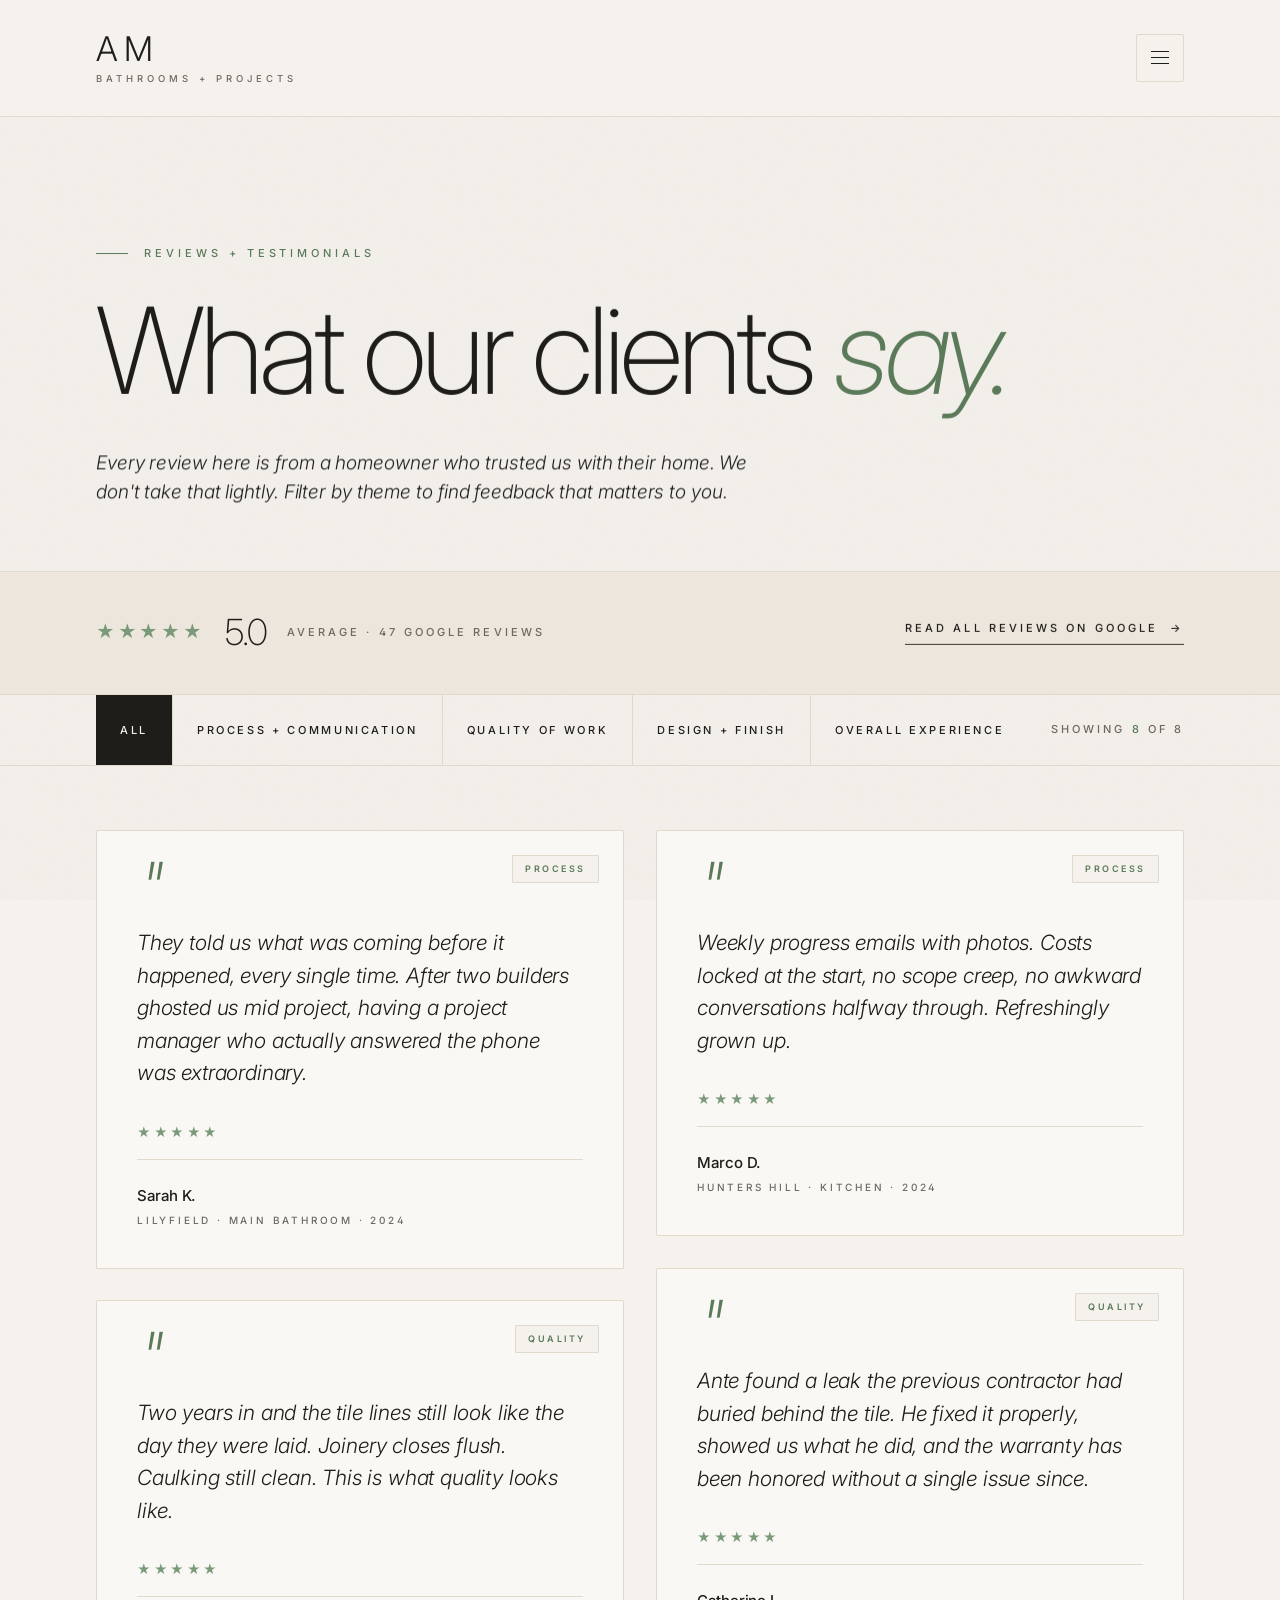
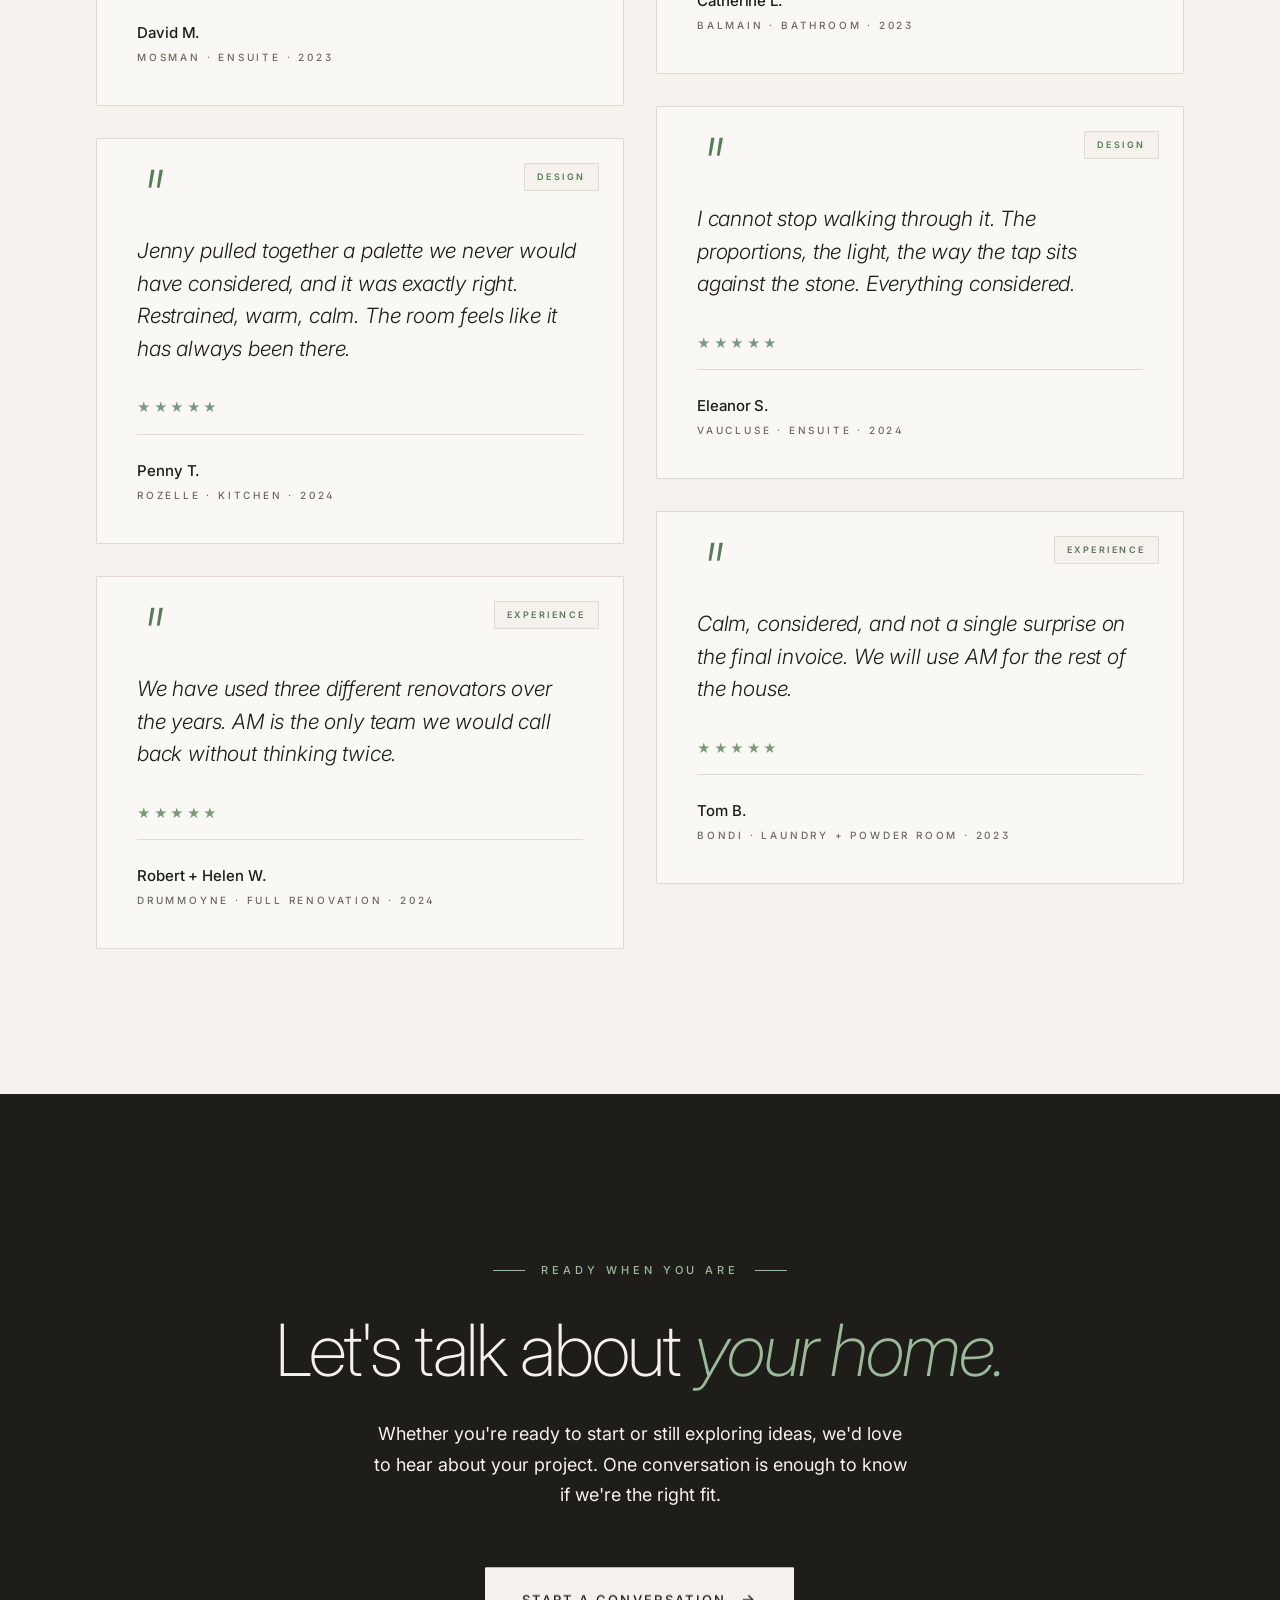
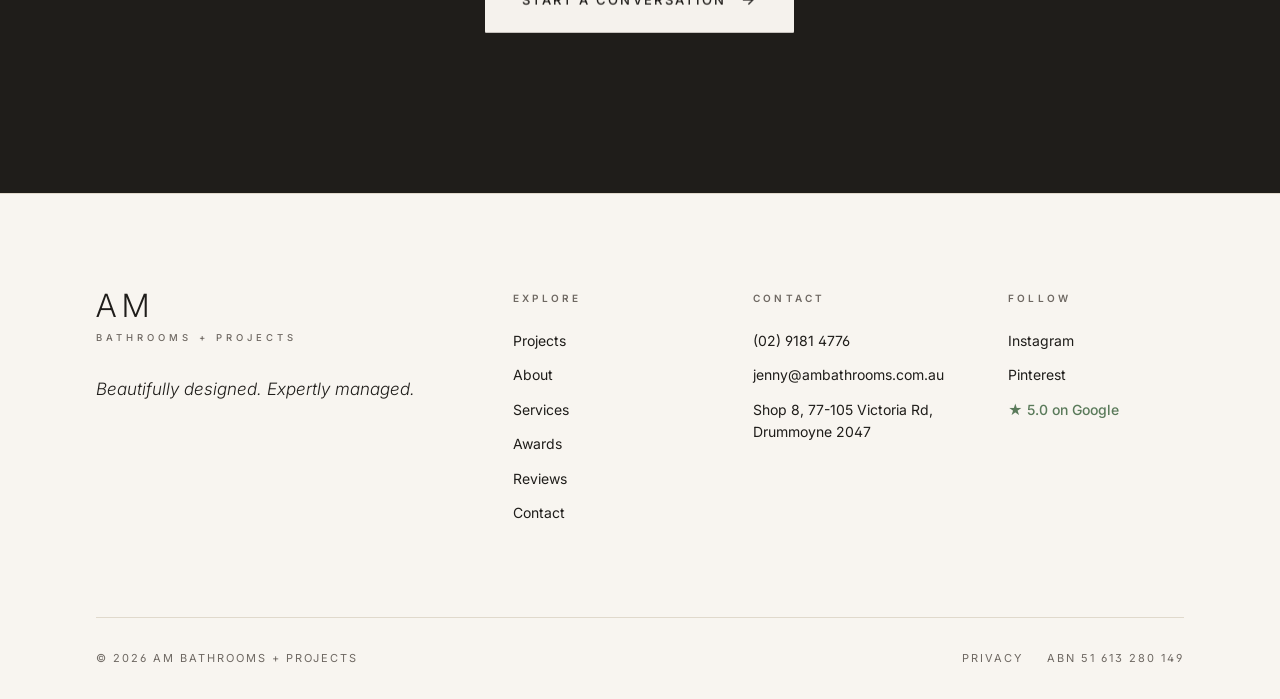
<file: mockups/reviews.html>
<!doctype html>
<html lang="en">
<head>
<meta charset="utf-8" />
<meta name="viewport" content="width=device-width,initial-scale=1" />
<title>Client Reviews | AM Bathrooms + Projects | 5-Star Renovations Sydney</title>
<meta name="description" content="Read verified 5-star reviews from AM Bathrooms + Projects clients across Sydney. Real feedback from real homeowners on bathrooms, kitchens, and full renovations." />
<link rel="preconnect" href="https://fonts.googleapis.com">
<link rel="preconnect" href="https://fonts.gstatic.com" crossorigin>
<link href="https://fonts.googleapis.com/css2?family=Inter:ital,wght@0,100;0,200;0,300;0,400;0,500;0,600;1,200;1,300;1,400&display=swap" rel="stylesheet">
<script>document.documentElement.classList.add('am')</script>
<link rel="stylesheet" href="animations.css">
<style>
:root{
  --bg: #f5f2ed;
  --bg-2: #f8f5f0;
  --surface: #faf8f4;
  --surface-alt: #ece6dc;
  --ink: #1f1d1a;
  --ink-muted: #6e6862;
  --ink-faint: #a39c92;
  --line: #e0d9cc;
  --line-soft: #ebe5d8;
  --accent: #5a7a5a;
  --brass: #7a9a7a;
  --brass-soft: #9aba9a;
}
*{box-sizing:border-box;margin:0;padding:0}
html,body{
  background:var(--bg);color:var(--ink);
  font-family:'Inter',system-ui,sans-serif;font-weight:400;line-height:1.6;
  -webkit-font-smoothing:antialiased;-moz-osx-font-smoothing:grayscale;
  font-feature-settings:"kern" 1,"liga" 1,"ss01" 1;
}
body::before{
  content:'';position:fixed;inset:0;pointer-events:none;z-index:1;opacity:.04;
  background-image:url("data:image/svg+xml;utf8,<svg xmlns='http://www.w3.org/2000/svg' width='200' height='200'><filter id='n'><feTurbulence type='fractalNoise' baseFrequency='0.9' numOctaves='2' stitchTiles='stitch'/><feColorMatrix values='0 0 0 0 0.12 0 0 0 0 0.11 0 0 0 0 0.10 0 0 0 1 0'/></filter><rect width='200' height='200' filter='url(%23n)'/></svg>");
  mix-blend-mode:multiply;
}
body > * { position: relative; z-index: 2 }
a{color:inherit;text-decoration:none}

/* Navbar */
.nav{
  background:var(--bg);border-bottom:1px solid var(--line);
  padding:32px 96px;
  display:flex;align-items:center;justify-content:space-between;
}
.brand{display:flex;flex-direction:column;align-items:flex-start;line-height:1}
.brand .mark{font-family:'Inter',sans-serif;font-weight:300;font-size:34px;letter-spacing:.18em;color:var(--ink);line-height:1}
.brand .wm{font-family:'Inter',sans-serif;font-size:9.5px;font-weight:500;letter-spacing:.42em;color:var(--ink-muted);margin-top:8px;text-transform:uppercase}
.hamburger{width:48px;height:48px;border:1px solid var(--line);background:transparent;cursor:pointer;display:flex;flex-direction:column;align-items:center;justify-content:center;gap:5px;border-radius:2px;transition:all .25s ease-out}
.hamburger:hover{background:var(--ink);border-color:var(--ink)}
.hamburger:hover span{background:var(--bg)}
.hamburger span{display:block;width:18px;height:1px;background:var(--ink);transition:background .25s ease-out}

/* Page header */
.page-head{padding:128px 96px 64px}
.page-head .section-eyebrow{
  font-family:'Inter',sans-serif;font-size:11px;font-weight:500;letter-spacing:.36em;
  color:var(--accent);text-transform:uppercase;margin-bottom:32px;
  display:flex;align-items:center;gap:16px;
}
.page-head .section-eyebrow::before{content:'';width:32px;height:1px;background:var(--accent)}
.page-head h1{
  font-family:'Inter',sans-serif;font-weight:200;font-size:120px;letter-spacing:-.04em;
  color:var(--ink);line-height:.95;margin-bottom:40px;max-width:1100px;
}
.page-head h1 em{font-style:italic;color:var(--accent);font-weight:200}
.page-head .sub{
  font-family:'Inter',sans-serif;font-size:19px;font-weight:300;font-style:italic;color:var(--ink);
  max-width:680px;line-height:1.55;letter-spacing:-.005em;
}

/* Google strip */
.google-strip{
  padding:32px 96px;
  background:var(--surface-alt);
  border-top:1px solid var(--line);border-bottom:1px solid var(--line);
  display:flex;align-items:center;justify-content:space-between;gap:32px;
}
.google-rating{display:flex;align-items:center;gap:20px}
.google-rating .stars-row{color:var(--brass);font-size:18px;letter-spacing:.15em}
.google-rating .score{
  font-family:'Inter',sans-serif;font-weight:200;font-size:36px;letter-spacing:-.025em;color:var(--ink);
}
.google-rating .label{
  font-family:'Inter',sans-serif;font-size:11px;font-weight:500;letter-spacing:.28em;
  color:var(--ink-muted);text-transform:uppercase;
}
.google-link{
  font-family:'Inter',sans-serif;font-size:11px;font-weight:500;letter-spacing:.28em;
  color:var(--ink);text-transform:uppercase;
  border-bottom:1px solid var(--ink);padding-bottom:6px;
  display:inline-flex;gap:12px;align-items:center;
  transition:all .3s ease-out;
}
.google-link:hover{color:var(--accent);border-color:var(--accent);gap:18px}

/* Filter bar */
.filter-bar{
  padding:0 96px;
  display:flex;align-items:center;justify-content:space-between;
  border-bottom:1px solid var(--line);margin-bottom:64px;
}
.filters{display:flex;gap:0;align-items:center;flex-wrap:wrap}
.filter{
  font-family:'Inter',sans-serif;font-size:11px;font-weight:500;letter-spacing:.24em;
  text-transform:uppercase;color:var(--ink);
  padding:28px 24px;background:transparent;border:none;cursor:pointer;
  transition:all .25s ease-out;
  position:relative;
}
.filter:not(:last-child){border-right:1px solid var(--line)}
.filter:hover{color:var(--accent)}
.filter.active{color:var(--bg);background:var(--ink)}
.count{
  font-family:'Inter',sans-serif;font-size:11px;font-weight:500;letter-spacing:.28em;
  color:var(--ink-muted);text-transform:uppercase;
}
.count strong{color:var(--accent);font-weight:500}

/* Reviews masonry */
.reviews{padding:0 96px 144px}
.reviews-grid{columns:2;column-gap:32px}
.review-card{
  background:var(--surface);
  border:1px solid var(--line);
  padding:40px;
  break-inside:avoid;
  margin-bottom:32px;
  position:relative;
  transition:all .3s ease-out;
  border-radius:1px;
}
.review-card:hover{border-color:var(--ink-faint)}
.review-card .quote-mark{
  font-family:'Inter',sans-serif;font-style:italic;font-weight:200;font-size:80px;
  color:var(--accent);line-height:.5;letter-spacing:-.05em;
  display:block;margin-bottom:24px;height:32px;
}
.review-card .quote{
  font-family:'Inter',sans-serif;font-style:italic;font-weight:300;font-size:21px;
  color:var(--ink);line-height:1.55;letter-spacing:-.008em;margin-bottom:32px;
}
.review-card .stars{
  color:var(--brass);font-size:13px;letter-spacing:.2em;margin-bottom:16px;
}
.review-card .who{
  border-top:1px solid var(--line);padding-top:24px;
}
.review-card .name{
  font-family:'Inter',sans-serif;font-size:15px;font-weight:500;color:var(--ink);
  letter-spacing:-.005em;margin-bottom:4px;
}
.review-card .meta{
  font-family:'Inter',sans-serif;font-size:10px;font-weight:500;letter-spacing:.28em;
  color:var(--ink-muted);text-transform:uppercase;
}
.theme-tag{
  position:absolute;top:24px;right:24px;
  font-family:'Inter',sans-serif;font-size:9px;font-weight:600;letter-spacing:.28em;
  color:var(--accent);text-transform:uppercase;
  padding:6px 12px;border:1px solid var(--line);background:var(--bg);
  border-radius:1px;
}

/* Final CTA */
.cta{background:var(--ink);color:var(--bg);padding:160px 96px;text-align:center}
.cta-inner{max-width:760px;margin:0 auto}
.cta .section-eyebrow{font-family:'Inter',sans-serif;font-size:11px;font-weight:500;letter-spacing:.36em;color:var(--brass-soft);text-transform:uppercase;margin-bottom:32px;display:inline-flex;align-items:center;gap:16px}
.cta .section-eyebrow::before,
.cta .section-eyebrow::after{content:'';width:32px;height:1px;background:var(--brass-soft)}
.cta h2{font-family:'Inter',sans-serif;font-weight:200;font-size:72px;letter-spacing:-.03em;color:var(--bg);line-height:1.05;margin-bottom:32px}
.cta h2 em{font-style:italic;color:var(--brass-soft);font-weight:200}
.cta p{font-family:'Inter',sans-serif;font-size:18px;color:var(--bg);opacity:.78;max-width:540px;margin:0 auto 56px;line-height:1.7}
.btn{font-family:'Inter',sans-serif;font-weight:500;font-size:13px;letter-spacing:.18em;padding:20px 36px;border-radius:1px;cursor:pointer;transition:all .3s ease-out;text-transform:uppercase;display:inline-flex;align-items:center;gap:14px}
.btn .arrow{font-size:15px;transition:transform .25s ease-out}
.btn:hover .arrow{transform:translateX(4px)}
.btn-inverted{background:var(--bg);color:var(--ink);border:1px solid var(--bg)}
.btn-inverted:hover{background:var(--brass);color:var(--bg);border-color:var(--brass);transform:translateY(-1px)}

/* Footer */
.footer{background:var(--bg-2);padding:96px 96px 32px;border-top:1px solid var(--line)}
.footer-grid{display:grid;grid-template-columns:2fr 1fr 1fr 1fr;gap:64px;margin-bottom:80px}
.footer-brand .mark{font-family:'Inter',sans-serif;font-weight:300;font-size:32px;letter-spacing:.18em;color:var(--ink);line-height:1;display:block}
.footer-brand .wm{font-family:'Inter',sans-serif;font-size:9.5px;font-weight:500;letter-spacing:.42em;color:var(--ink-muted);margin-top:8px;text-transform:uppercase;display:block}
.footer-brand .tag{font-family:'Inter',sans-serif;font-style:italic;font-weight:300;font-size:17px;color:var(--ink);margin-top:32px;max-width:340px;line-height:1.5}
.footer-col h4{font-family:'Inter',sans-serif;font-size:10px;font-weight:600;letter-spacing:.32em;color:var(--ink-muted);text-transform:uppercase;margin-bottom:24px}
.footer-col a, .footer-col span{font-family:'Inter',sans-serif;font-size:14px;font-weight:400;color:var(--ink);display:block;margin-bottom:12px;transition:color .2s ease-out}
.footer-col a:hover{color:var(--accent)}
.footer-col .accent{color:var(--accent);font-weight:500}
.footer-bottom{border-top:1px solid var(--line);padding-top:32px;display:flex;justify-content:space-between;align-items:center;font-family:'Inter',sans-serif;font-size:11px;letter-spacing:.18em;color:var(--ink-muted);text-transform:uppercase}
.footer-bottom a{color:var(--ink-muted);transition:color .2s ease-out}
.footer-bottom a:hover{color:var(--accent)}
.footer-bottom .links{display:flex;gap:24px}

.label-bar{position:fixed;bottom:0;left:0;right:0;background:var(--ink);color:var(--bg);padding:12px 24px;font-family:'Inter',sans-serif;font-size:10px;letter-spacing:.32em;text-align:center;text-transform:uppercase;z-index:99;opacity:.85}

@media (max-width: 1100px){
  .nav, .page-head, .google-strip, .filter-bar, .reviews, .cta, .footer { padding-left: 32px; padding-right: 32px }
  .page-head { padding-top: 72px; padding-bottom: 48px }
  .page-head h1 { font-size: 60px }
  .google-strip { flex-direction: column; align-items: flex-start; gap: 16px; padding: 24px 32px }
  .filter-bar { padding: 0 32px; margin-bottom: 48px; overflow-x: auto }
  .filters { flex-wrap: nowrap; min-width: max-content }
  .filter { padding: 20px 18px; font-size: 10px }
  .reviews { padding-bottom: 96px }
  .reviews-grid { columns: 1 }
  .review-card { padding: 32px }
  .review-card .quote { font-size: 18px }
  .cta { padding: 96px 32px }
  .cta h2 { font-size: 48px }
  .cta p { font-size: 16px }
  .footer { padding: 64px 32px 24px }
  .footer-grid { grid-template-columns: 1fr 1fr; gap: 48px; margin-bottom: 48px }
  .footer-bottom { flex-direction: column; gap: 16px; text-align: center }
}
@media (max-width: 640px){
  .footer-grid { grid-template-columns: 1fr }
}
</style>
</head>
<body>
<div class="page-transition"></div>

<header class="nav">
  <a href="index.html" class="brand" aria-label="AM Bathrooms and Projects, home">
    <span class="mark">AM</span>
    <span class="wm">Bathrooms + Projects</span>
  </a>
  <button class="hamburger" aria-label="Open menu"><span></span><span></span><span></span></button>
</header>

<section class="page-head">
  <div class="section-eyebrow">Reviews + Testimonials</div>
  <h1>What our clients <em>say.</em></h1>
  <p class="sub">Every review here is from a homeowner who trusted us with their home. We don't take that lightly. Filter by theme to find feedback that matters to you.</p>
</section>

<section class="google-strip">
  <div class="google-rating">
    <div class="stars-row">★★★★★</div>
    <div class="score">5.0</div>
    <div class="label">Average · 47 Google reviews</div>
  </div>
  <a href="#" class="google-link">Read all reviews on Google <span class="arrow">→</span></a>
</section>

<div class="filter-bar">
  <div class="filters" id="filters">
    <button class="filter active" data-filter="all">All</button>
    <button class="filter" data-filter="process">Process + Communication</button>
    <button class="filter" data-filter="quality">Quality of Work</button>
    <button class="filter" data-filter="design">Design + Finish</button>
    <button class="filter" data-filter="experience">Overall Experience</button>
  </div>
  <div class="count">Showing <strong id="count">8</strong> of 8</div>
</div>

<section class="reviews">
  <div class="reviews-grid" id="grid">

    <article class="review-card" data-theme="process">
      <span class="theme-tag">Process</span>
      <span class="quote-mark">"</span>
      <p class="quote">They told us what was coming before it happened, every single time. After two builders ghosted us mid project, having a project manager who actually answered the phone was extraordinary.</p>
      <div class="stars">★★★★★</div>
      <div class="who">
        <div class="name">Sarah K.</div>
        <div class="meta">Lilyfield · Main bathroom · 2024</div>
      </div>
    </article>

    <article class="review-card" data-theme="quality">
      <span class="theme-tag">Quality</span>
      <span class="quote-mark">"</span>
      <p class="quote">Two years in and the tile lines still look like the day they were laid. Joinery closes flush. Caulking still clean. This is what quality looks like.</p>
      <div class="stars">★★★★★</div>
      <div class="who">
        <div class="name">David M.</div>
        <div class="meta">Mosman · Ensuite · 2023</div>
      </div>
    </article>

    <article class="review-card" data-theme="design">
      <span class="theme-tag">Design</span>
      <span class="quote-mark">"</span>
      <p class="quote">Jenny pulled together a palette we never would have considered, and it was exactly right. Restrained, warm, calm. The room feels like it has always been there.</p>
      <div class="stars">★★★★★</div>
      <div class="who">
        <div class="name">Penny T.</div>
        <div class="meta">Rozelle · Kitchen · 2024</div>
      </div>
    </article>

    <article class="review-card" data-theme="experience">
      <span class="theme-tag">Experience</span>
      <span class="quote-mark">"</span>
      <p class="quote">We have used three different renovators over the years. AM is the only team we would call back without thinking twice.</p>
      <div class="stars">★★★★★</div>
      <div class="who">
        <div class="name">Robert + Helen W.</div>
        <div class="meta">Drummoyne · Full renovation · 2024</div>
      </div>
    </article>

    <article class="review-card" data-theme="process">
      <span class="theme-tag">Process</span>
      <span class="quote-mark">"</span>
      <p class="quote">Weekly progress emails with photos. Costs locked at the start, no scope creep, no awkward conversations halfway through. Refreshingly grown up.</p>
      <div class="stars">★★★★★</div>
      <div class="who">
        <div class="name">Marco D.</div>
        <div class="meta">Hunters Hill · Kitchen · 2024</div>
      </div>
    </article>

    <article class="review-card" data-theme="quality">
      <span class="theme-tag">Quality</span>
      <span class="quote-mark">"</span>
      <p class="quote">Ante found a leak the previous contractor had buried behind the tile. He fixed it properly, showed us what he did, and the warranty has been honored without a single issue since.</p>
      <div class="stars">★★★★★</div>
      <div class="who">
        <div class="name">Catherine L.</div>
        <div class="meta">Balmain · Bathroom · 2023</div>
      </div>
    </article>

    <article class="review-card" data-theme="design">
      <span class="theme-tag">Design</span>
      <span class="quote-mark">"</span>
      <p class="quote">I cannot stop walking through it. The proportions, the light, the way the tap sits against the stone. Everything considered.</p>
      <div class="stars">★★★★★</div>
      <div class="who">
        <div class="name">Eleanor S.</div>
        <div class="meta">Vaucluse · Ensuite · 2024</div>
      </div>
    </article>

    <article class="review-card" data-theme="experience">
      <span class="theme-tag">Experience</span>
      <span class="quote-mark">"</span>
      <p class="quote">Calm, considered, and not a single surprise on the final invoice. We will use AM for the rest of the house.</p>
      <div class="stars">★★★★★</div>
      <div class="who">
        <div class="name">Tom B.</div>
        <div class="meta">Bondi · Laundry + Powder room · 2023</div>
      </div>
    </article>

  </div>
</section>

<section class="cta">
  <div class="cta-inner">
    <div class="section-eyebrow">Ready when you are</div>
    <h2>Let's talk about <em>your home.</em></h2>
    <p>Whether you're ready to start or still exploring ideas, we'd love to hear about your project. One conversation is enough to know if we're the right fit.</p>
    <a href="contact.html" class="btn btn-inverted">Start a conversation <span class="arrow">→</span></a>
  </div>
</section>

<footer class="footer">
  <div class="footer-grid">
    <div class="footer-brand">
      <span class="mark">AM</span>
      <span class="wm">Bathrooms + Projects</span>
      <p class="tag">Beautifully designed. Expertly managed.</p>
    </div>
    <div class="footer-col">
      <h4>Explore</h4>
      <a href="projects.html">Projects</a>
      <a href="about.html">About</a>
      <a href="services.html">Services</a>
      <a href="awards.html">Awards</a>
      <a href="reviews.html">Reviews</a>
      <a href="contact.html">Contact</a>
    </div>
    <div class="footer-col">
      <h4>Contact</h4>
      <a href="tel:+61291814776">(02) 9181 4776</a>
      <a href="mailto:jenny@ambathrooms.com.au">jenny@ambathrooms.com.au</a>
      <span>Shop 8, 77-105 Victoria Rd, Drummoyne 2047</span>
    </div>
    <div class="footer-col">
      <h4>Follow</h4>
      <a href="#">Instagram</a>
      <a href="#">Pinterest</a>
      <a href="#" class="accent">★ 5.0 on Google</a>
    </div>
  </div>
  <div class="footer-bottom">
    <span>© 2026 AM Bathrooms + Projects</span>
    <div class="links">
      <a href="#">Privacy</a>
      <a href="#">ABN 51 613 280 149</a>
    </div>
  </div>
</footer>


<script>
  (function(){
    var filters = document.querySelectorAll('.filter');
    var cards = document.querySelectorAll('.review-card');
    var count = document.getElementById('count');
    filters.forEach(function(btn){
      btn.addEventListener('click', function(){
        filters.forEach(function(b){ b.classList.remove('active'); });
        btn.classList.add('active');
        var f = btn.getAttribute('data-filter');
        var shown = 0;
        cards.forEach(function(card){
          var match = f === 'all' || card.getAttribute('data-theme') === f;
          card.style.display = match ? '' : 'none';
          if (match) shown++;
        });
        count.textContent = shown;
      });
    });
  })();
</script>

<script src="animations.js"></script>
</body>
</html>
</file>
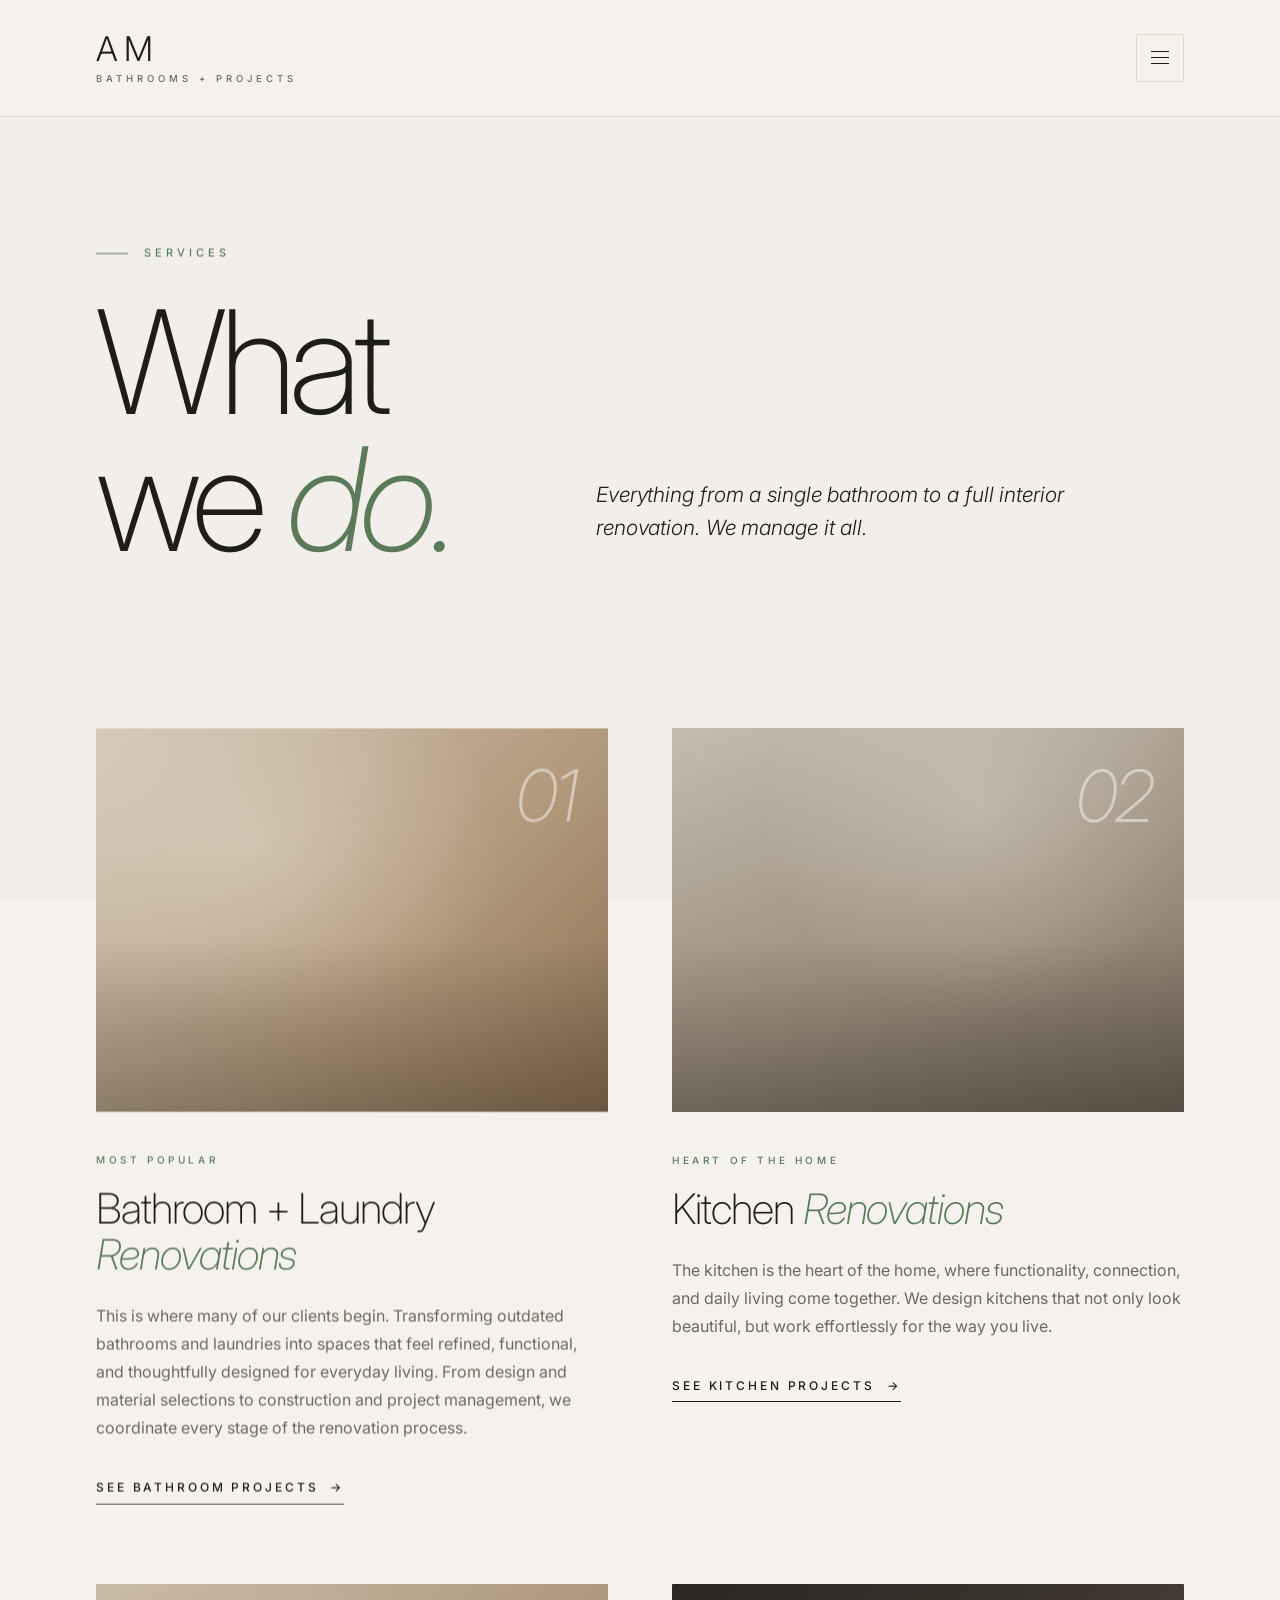
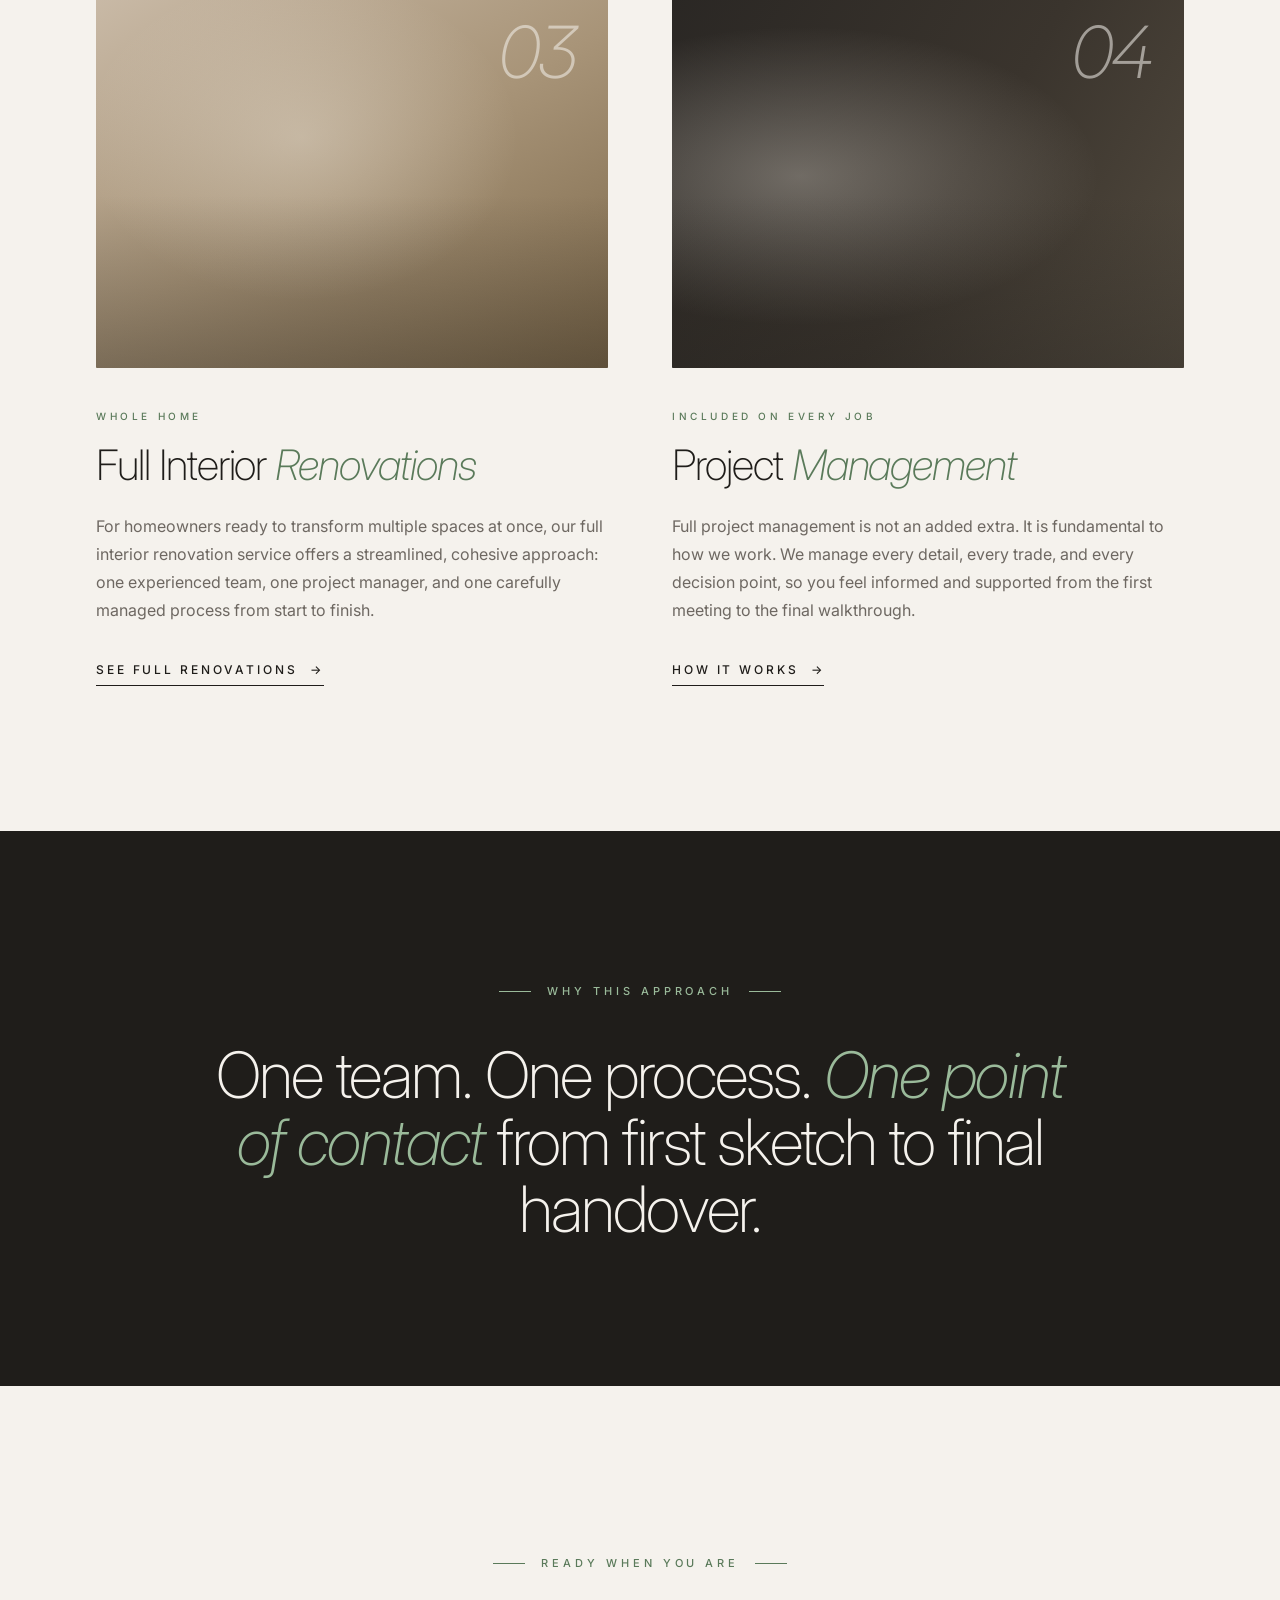
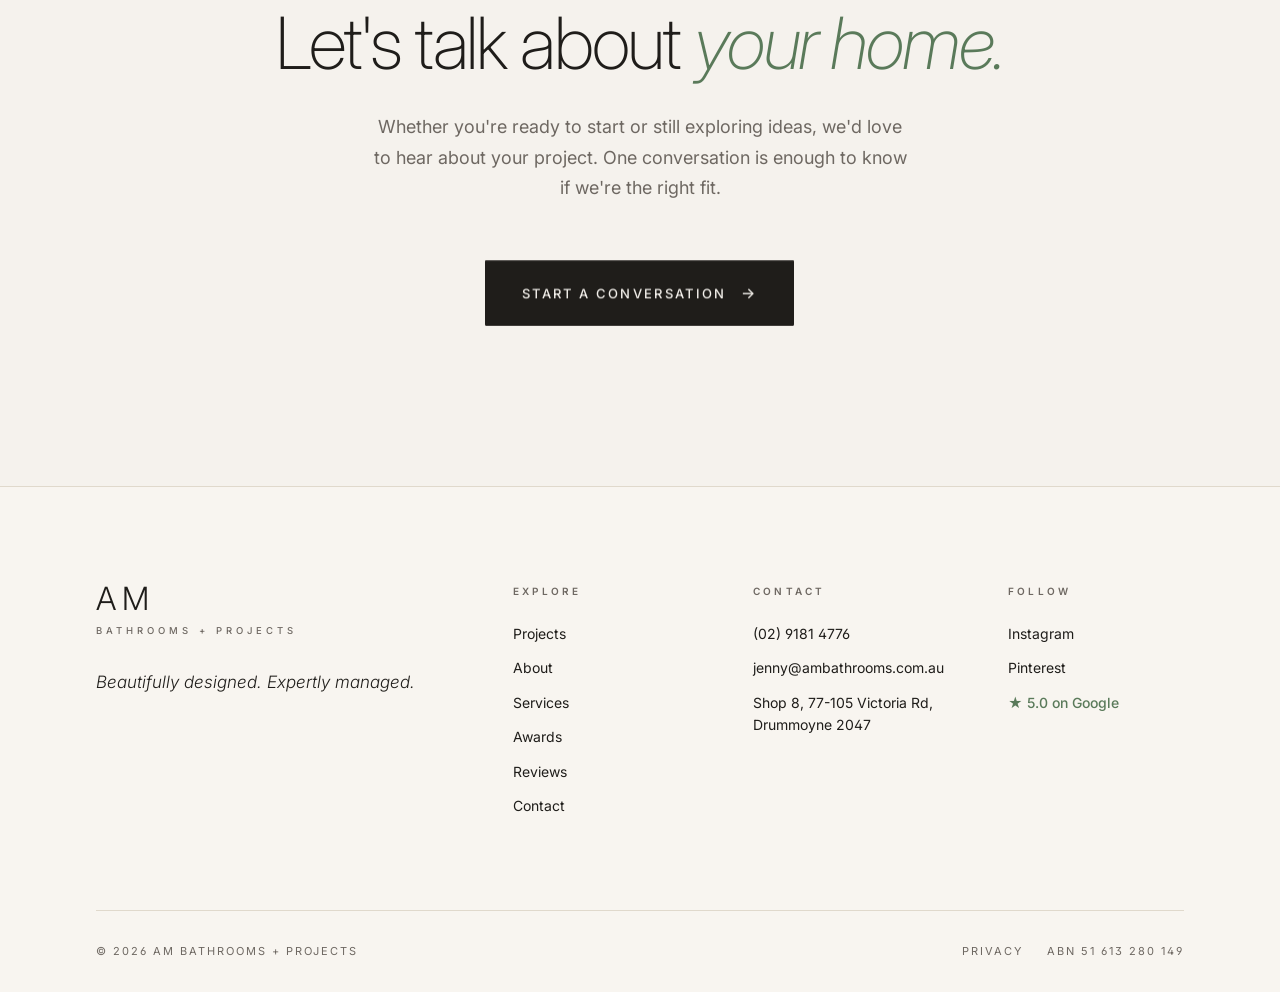
<file: mockups/services.html>
<!doctype html>
<html lang="en">
<head>
<meta charset="utf-8" />
<meta name="viewport" content="width=device-width,initial-scale=1" />
<title>Our Services | Bathroom, Kitchen & Interior Renovations | AM Bathrooms + Projects</title>
<meta name="description" content="AM Bathrooms + Projects offers bathroom renovations, kitchen renovations, laundry renovations, and full interior renovations across Sydney. Full project management included." />
<link rel="preconnect" href="https://fonts.googleapis.com">
<link rel="preconnect" href="https://fonts.gstatic.com" crossorigin>
<link href="https://fonts.googleapis.com/css2?family=Inter:ital,wght@0,100;0,200;0,300;0,400;0,500;0,600;1,200;1,300;1,400&display=swap" rel="stylesheet">
<script>document.documentElement.classList.add('am')</script>
<link rel="stylesheet" href="animations.css">
<style>
:root{
  --bg: #f5f2ed;
  --bg-2: #f8f5f0;
  --surface: #faf8f4;
  --surface-alt: #ece6dc;
  --ink: #1f1d1a;
  --ink-muted: #6e6862;
  --ink-faint: #a39c92;
  --line: #e0d9cc;
  --line-soft: #ebe5d8;
  --accent: #5a7a5a;
  --brass: #7a9a7a;
  --brass-soft: #9aba9a;
}
*{box-sizing:border-box;margin:0;padding:0}
html,body{
  background:var(--bg);color:var(--ink);
  font-family:'Inter',system-ui,sans-serif;font-weight:400;line-height:1.6;
  -webkit-font-smoothing:antialiased;-moz-osx-font-smoothing:grayscale;
  font-feature-settings:"kern" 1,"liga" 1,"ss01" 1;
}
body::before{
  content:'';position:fixed;inset:0;pointer-events:none;z-index:1;opacity:.04;
  background-image:url("data:image/svg+xml;utf8,<svg xmlns='http://www.w3.org/2000/svg' width='200' height='200'><filter id='n'><feTurbulence type='fractalNoise' baseFrequency='0.9' numOctaves='2' stitchTiles='stitch'/><feColorMatrix values='0 0 0 0 0.12 0 0 0 0 0.11 0 0 0 0 0.10 0 0 0 1 0'/></filter><rect width='200' height='200' filter='url(%23n)'/></svg>");
  mix-blend-mode:multiply;
}
body > * { position: relative; z-index: 2 }
a{color:inherit;text-decoration:none}

/* Navbar */
.nav{
  background:var(--bg);border-bottom:1px solid var(--line);
  padding:32px 96px;
  display:flex;align-items:center;justify-content:space-between;
}
.brand{display:flex;flex-direction:column;align-items:flex-start;line-height:1}
.brand .mark{
  font-family:'Inter',sans-serif;font-weight:300;font-size:34px;letter-spacing:.18em;
  color:var(--ink);line-height:1;
}
.brand .wm{
  font-family:'Inter',sans-serif;font-size:9.5px;font-weight:500;letter-spacing:.42em;
  color:var(--ink-muted);margin-top:8px;text-transform:uppercase;
}
.hamburger{
  width:48px;height:48px;border:1px solid var(--line);background:transparent;cursor:pointer;
  display:flex;flex-direction:column;align-items:center;justify-content:center;gap:5px;border-radius:2px;
  transition:all .25s ease-out;
}
.hamburger:hover{background:var(--ink);border-color:var(--ink)}
.hamburger:hover span{background:var(--bg)}
.hamburger span{display:block;width:18px;height:1px;background:var(--ink);transition:background .25s ease-out}

/* Page header */
.page-head{padding:128px 96px 96px;display:grid;grid-template-columns:5fr 7fr;gap:80px;align-items:end}
.page-head-text .section-eyebrow{
  font-family:'Inter',sans-serif;font-size:11px;font-weight:500;letter-spacing:.36em;
  color:var(--accent);text-transform:uppercase;margin-bottom:32px;
  display:flex;align-items:center;gap:16px;
}
.page-head-text .section-eyebrow::before{content:'';width:32px;height:1px;background:var(--accent)}
.page-head h1{
  font-family:'Inter',sans-serif;font-weight:200;font-size:144px;letter-spacing:-.045em;
  color:var(--ink);line-height:.95;margin-bottom:0;
}
.page-head h1 em{font-style:italic;color:var(--accent);font-weight:200}
.page-head .sub{
  font-family:'Inter',sans-serif;font-size:21px;font-weight:300;font-style:italic;color:var(--ink);
  max-width:520px;line-height:1.55;letter-spacing:-.005em;
  padding-bottom:24px;
}

/* Services grid */
.services{padding:64px 96px 144px}
.services-grid{display:grid;grid-template-columns:1fr 1fr;gap:80px 64px}
.service-card{display:block;cursor:pointer}
.service-image{
  position:relative;overflow:hidden;border-radius:1px;
  aspect-ratio:4/3;margin-bottom:40px;
  transition:transform .5s ease-out;
}
.service-image::after{
  content:'';position:absolute;inset:0;
  background:linear-gradient(180deg, transparent 55%, rgba(31,29,26,.3) 100%);
}
.service-image .num{
  position:absolute;top:32px;right:32px;z-index:2;
  font-family:'Inter',sans-serif;font-style:italic;font-weight:200;font-size:72px;
  color:var(--bg);opacity:.55;line-height:1;letter-spacing:-.03em;
}
.service-card:hover .service-image{transform:translateY(-8px)}

.s1{background:radial-gradient(ellipse at 30% 30%, rgba(241,235,225,.35) 0%, transparent 50%), linear-gradient(135deg, #d4c8b8 0%, #b0987a 60%, #8a6f50 100%)}
.s2{background:radial-gradient(ellipse at 60% 20%, rgba(241,235,225,.3) 0%, transparent 50%), linear-gradient(160deg, #c4bcaf 0%, #998c7a 60%, #6e6356 100%)}
.s3{background:radial-gradient(ellipse at 40% 40%, rgba(241,235,225,.35) 0%, transparent 50%), linear-gradient(150deg, #cabba8 0%, #a89478 50%, #7a6648 100%)}
.s4{background:radial-gradient(ellipse at 25% 50%, rgba(241,235,225,.32) 0%, transparent 55%), linear-gradient(120deg, #2a2724 0%, #3a342d 55%, #534b3f 100%)}

.service-meta{
  font-family:'Inter',sans-serif;font-size:10px;font-weight:500;letter-spacing:.36em;
  color:var(--accent);text-transform:uppercase;margin-bottom:18px;
}
.service-name{
  font-family:'Inter',sans-serif;font-size:42px;font-weight:200;letter-spacing:-.025em;
  color:var(--ink);transition:color .25s ease-out;line-height:1.1;margin-bottom:24px;
}
.service-name em{font-style:italic;color:var(--accent);font-weight:200}
.service-card:hover .service-name{color:var(--accent)}
.service-desc{
  font-family:'Inter',sans-serif;font-size:16px;font-weight:400;color:var(--ink-muted);
  line-height:1.75;margin-bottom:32px;max-width:520px;
}
.service-link{
  font-family:'Inter',sans-serif;font-size:12px;font-weight:500;letter-spacing:.24em;
  color:var(--ink);text-transform:uppercase;
  border-bottom:1px solid var(--ink);padding-bottom:6px;
  display:inline-flex;gap:12px;align-items:center;
  transition:all .3s ease-out;
}
.service-card:hover .service-link{color:var(--accent);border-color:var(--accent);gap:18px}
.service-link .arrow{transition:transform .25s ease-out}

/* Service 4 emphasis — Project Management is the differentiator */
.service-card.featured .service-image .num{color:var(--brass-soft);opacity:.7}
.service-card.featured .service-meta{color:var(--brass)}

/* Why this matters band */
.why-band{
  background:var(--ink);color:var(--bg);
  padding:144px 96px;
  text-align:center;
}
.why-band .section-eyebrow{
  font-family:'Inter',sans-serif;font-size:11px;font-weight:500;letter-spacing:.36em;
  color:var(--brass-soft);text-transform:uppercase;margin-bottom:40px;
  display:inline-flex;align-items:center;gap:16px;
}
.why-band .section-eyebrow::before,
.why-band .section-eyebrow::after{content:'';width:32px;height:1px;background:var(--brass-soft)}
.why-band h2{
  font-family:'Inter',sans-serif;font-weight:200;font-size:64px;letter-spacing:-.03em;
  color:var(--bg);line-height:1.05;max-width:880px;margin:0 auto;
}
.why-band h2 em{font-style:italic;color:var(--brass-soft);font-weight:200}

/* Final CTA */
.cta{background:var(--bg);color:var(--ink);padding:160px 96px;text-align:center}
.cta-inner{max-width:760px;margin:0 auto}
.cta .section-eyebrow{
  font-family:'Inter',sans-serif;font-size:11px;font-weight:500;letter-spacing:.36em;
  color:var(--accent);text-transform:uppercase;margin-bottom:32px;
  display:inline-flex;align-items:center;gap:16px;
}
.cta .section-eyebrow::before,
.cta .section-eyebrow::after{content:'';width:32px;height:1px;background:var(--accent)}
.cta h2{
  font-family:'Inter',sans-serif;font-weight:200;font-size:72px;letter-spacing:-.03em;
  color:var(--ink);line-height:1.05;margin-bottom:32px;
}
.cta h2 em{font-style:italic;color:var(--accent);font-weight:200}
.cta p{
  font-family:'Inter',sans-serif;font-size:18px;color:var(--ink-muted);
  max-width:540px;margin:0 auto 56px;line-height:1.7;
}
.btn{
  font-family:'Inter',sans-serif;font-weight:500;font-size:13px;letter-spacing:.18em;
  padding:20px 36px;border-radius:1px;cursor:pointer;transition:all .3s ease-out;
  text-transform:uppercase;display:inline-flex;align-items:center;gap:14px;
}
.btn .arrow{font-size:15px;transition:transform .25s ease-out}
.btn:hover .arrow{transform:translateX(4px)}
.btn-primary{background:var(--ink);color:var(--bg);border:1px solid var(--ink)}
.btn-primary:hover{background:var(--accent);border-color:var(--accent);transform:translateY(-1px)}

/* Footer */
.footer{background:var(--bg-2);padding:96px 96px 32px;border-top:1px solid var(--line)}
.footer-grid{display:grid;grid-template-columns:2fr 1fr 1fr 1fr;gap:64px;margin-bottom:80px}
.footer-brand .mark{font-family:'Inter',sans-serif;font-weight:300;font-size:32px;letter-spacing:.18em;color:var(--ink);line-height:1;display:block}
.footer-brand .wm{font-family:'Inter',sans-serif;font-size:9.5px;font-weight:500;letter-spacing:.42em;color:var(--ink-muted);margin-top:8px;text-transform:uppercase;display:block}
.footer-brand .tag{font-family:'Inter',sans-serif;font-style:italic;font-weight:300;font-size:17px;color:var(--ink);margin-top:32px;max-width:340px;line-height:1.5}
.footer-col h4{font-family:'Inter',sans-serif;font-size:10px;font-weight:600;letter-spacing:.32em;color:var(--ink-muted);text-transform:uppercase;margin-bottom:24px}
.footer-col a, .footer-col span{font-family:'Inter',sans-serif;font-size:14px;font-weight:400;color:var(--ink);display:block;margin-bottom:12px;transition:color .2s ease-out}
.footer-col a:hover{color:var(--accent)}
.footer-col .accent{color:var(--accent);font-weight:500}
.footer-bottom{border-top:1px solid var(--line);padding-top:32px;display:flex;justify-content:space-between;align-items:center;font-family:'Inter',sans-serif;font-size:11px;letter-spacing:.18em;color:var(--ink-muted);text-transform:uppercase}
.footer-bottom a{color:var(--ink-muted);transition:color .2s ease-out}
.footer-bottom a:hover{color:var(--accent)}
.footer-bottom .links{display:flex;gap:24px}

.label-bar{position:fixed;bottom:0;left:0;right:0;background:var(--ink);color:var(--bg);padding:12px 24px;font-family:'Inter',sans-serif;font-size:10px;letter-spacing:.32em;text-align:center;text-transform:uppercase;z-index:99;opacity:.85}

@media (max-width: 1100px){
  .nav, .page-head, .services, .why-band, .cta, .footer { padding-left: 32px; padding-right: 32px }
  .page-head { grid-template-columns: 1fr; gap: 32px; padding-top: 72px; padding-bottom: 56px; align-items: start }
  .page-head h1 { font-size: 72px }
  .page-head .sub { font-size: 18px; padding-bottom: 0 }
  .services { padding-top: 32px; padding-bottom: 88px }
  .services-grid { grid-template-columns: 1fr; gap: 64px }
  .service-name { font-size: 32px }
  .service-image .num { font-size: 56px; top: 24px; right: 24px }
  .why-band { padding: 88px 32px }
  .why-band h2 { font-size: 40px }
  .cta { padding: 96px 32px }
  .cta h2 { font-size: 48px }
  .cta p { font-size: 16px }
  .footer { padding: 64px 32px 24px }
  .footer-grid { grid-template-columns: 1fr 1fr; gap: 48px; margin-bottom: 48px }
  .footer-bottom { flex-direction: column; gap: 16px; text-align: center }
}
@media (max-width: 640px){
  .footer-grid { grid-template-columns: 1fr }
}
</style>
</head>
<body>
<div class="page-transition"></div>

<header class="nav">
  <a href="index.html" class="brand" aria-label="AM Bathrooms and Projects, home">
    <span class="mark">AM</span>
    <span class="wm">Bathrooms + Projects</span>
  </a>
  <button class="hamburger" aria-label="Open menu"><span></span><span></span><span></span></button>
</header>

<section class="page-head">
  <div class="page-head-text">
    <div class="section-eyebrow">Services</div>
    <h1>What we <em>do.</em></h1>
  </div>
  <p class="sub">Everything from a single bathroom to a full interior renovation. We manage it all.</p>
</section>

<section class="services">
  <div class="services-grid">

    <a href="projects.html" class="service-card">
      <div class="service-image s1">
        <span class="num">01</span>
      </div>
      <div class="service-meta">Most popular</div>
      <div class="service-name">Bathroom + Laundry <em>Renovations</em></div>
      <p class="service-desc">This is where many of our clients begin. Transforming outdated bathrooms and laundries into spaces that feel refined, functional, and thoughtfully designed for everyday living. From design and material selections to construction and project management, we coordinate every stage of the renovation process.</p>
      <span class="service-link">See bathroom projects <span class="arrow">→</span></span>
    </a>

    <a href="projects.html" class="service-card">
      <div class="service-image s2">
        <span class="num">02</span>
      </div>
      <div class="service-meta">Heart of the home</div>
      <div class="service-name">Kitchen <em>Renovations</em></div>
      <p class="service-desc">The kitchen is the heart of the home, where functionality, connection, and daily living come together. We design kitchens that not only look beautiful, but work effortlessly for the way you live.</p>
      <span class="service-link">See kitchen projects <span class="arrow">→</span></span>
    </a>

    <a href="projects.html" class="service-card">
      <div class="service-image s3">
        <span class="num">03</span>
      </div>
      <div class="service-meta">Whole home</div>
      <div class="service-name">Full Interior <em>Renovations</em></div>
      <p class="service-desc">For homeowners ready to transform multiple spaces at once, our full interior renovation service offers a streamlined, cohesive approach: one experienced team, one project manager, and one carefully managed process from start to finish.</p>
      <span class="service-link">See full renovations <span class="arrow">→</span></span>
    </a>

    <a href="projects.html" class="service-card">
      <div class="service-image s4">
        <span class="num">04</span>
      </div>
      <div class="service-meta">Included on every job</div>
      <div class="service-name">Project <em>Management</em></div>
      <p class="service-desc">Full project management is not an added extra. It is fundamental to how we work. We manage every detail, every trade, and every decision point, so you feel informed and supported from the first meeting to the final walkthrough.</p>
      <span class="service-link">How it works <span class="arrow">→</span></span>
    </a>

  </div>
</section>

<section class="why-band">
  <div class="section-eyebrow">Why this approach</div>
  <h2>One team. One process. <em>One point of contact</em> from first sketch to final handover.</h2>
</section>

<section class="cta">
  <div class="cta-inner">
    <div class="section-eyebrow">Ready when you are</div>
    <h2>Let's talk about <em>your home.</em></h2>
    <p>Whether you're ready to start or still exploring ideas, we'd love to hear about your project. One conversation is enough to know if we're the right fit.</p>
    <a href="contact.html" class="btn btn-primary">Start a conversation <span class="arrow">→</span></a>
  </div>
</section>

<footer class="footer">
  <div class="footer-grid">
    <div class="footer-brand">
      <span class="mark">AM</span>
      <span class="wm">Bathrooms + Projects</span>
      <p class="tag">Beautifully designed. Expertly managed.</p>
    </div>
    <div class="footer-col">
      <h4>Explore</h4>
      <a href="projects.html">Projects</a>
      <a href="about.html">About</a>
      <a href="services.html">Services</a>
      <a href="awards.html">Awards</a>
      <a href="reviews.html">Reviews</a>
      <a href="contact.html">Contact</a>
    </div>
    <div class="footer-col">
      <h4>Contact</h4>
      <a href="tel:+61291814776">(02) 9181 4776</a>
      <a href="mailto:jenny@ambathrooms.com.au">jenny@ambathrooms.com.au</a>
      <span>Shop 8, 77-105 Victoria Rd, Drummoyne 2047</span>
    </div>
    <div class="footer-col">
      <h4>Follow</h4>
      <a href="#">Instagram</a>
      <a href="#">Pinterest</a>
      <a href="#" class="accent">★ 5.0 on Google</a>
    </div>
  </div>
  <div class="footer-bottom">
    <span>© 2026 AM Bathrooms + Projects</span>
    <div class="links">
      <a href="#">Privacy</a>
      <a href="#">ABN 51 613 280 149</a>
    </div>
  </div>
</footer>


<script src="animations.js"></script>
</body>
</html>
</file>
<file: animations.css>
/* ─── AM Bathrooms · Premium Luxury Animation & Design System ─── */
/* Drawing grids, custom magnetic cursor, split text reveals, cinematic zooms */

:root {
  --font-serif: 'Cormorant Garamond', Georgia, serif;
  --font-sans: 'Outfit', 'Inter', sans-serif;
  --grid-line-color: rgba(28, 26, 23, 0.12);
  --grid-line-dark: rgba(245, 242, 237, 0.15);
}

/* ─── Global Base Upgrades ─── */
body {
  font-family: var(--font-sans);
  background-color: var(--bg, #f5f2ed);
  color: var(--ink, #1f1d1a);
  overflow-x: hidden;
  position: relative;
}

/* Tactile Fine Paper Texture Overlay */
body::before {
  content: '';
  position: fixed;
  inset: 0;
  pointer-events: none;
  z-index: 9999;
  opacity: 0.035;
  background-image: url("data:image/svg+xml;utf8,<svg xmlns='http://www.w3.org/2000/svg' width='200' height='200'><filter id='n'><feTurbulence type='fractalNoise' baseFrequency='0.9' numOctaves='2' stitchTiles='stitch'/><feColorMatrix values='0 0 0 0 0.12 0 0 0 0 0.11 0 0 0 0 0.10 0 0 0 1 0'/></filter><rect width='200' height='200' filter='url(%23n)'/></svg>");
  mix-blend-mode: multiply;
}

/* ─── Luxury Typography ─── */
.serif-italic {
  font-family: var(--font-serif);
  font-style: italic;
  font-weight: 300;
}
.sub-eyebrow {
  font-family: var(--font-sans);
  font-size: 11px;
  font-weight: 500;
  letter-spacing: 0.32em;
  text-transform: uppercase;
  color: var(--accent, #5a7a5a);
  display: flex;
  align-items: center;
  gap: 16px;
}
.sub-eyebrow::before {
  content: '';
  width: 24px;
  height: 1px;
  background-color: var(--accent, #5a7a5a);
}

/* ─── Architectural Grid & Lines ─── */
.grid-container {
  display: grid;
  grid-template-columns: 1fr;
}
.border-t { border-top: 1px solid var(--grid-line-color); }
.border-b { border-bottom: 1px solid var(--grid-line-color); }
.border-l { border-left: 1px solid var(--grid-line-color); }
.border-r { border-right: 1px solid var(--grid-line-color); }

.architectural-grid-2 {
  display: grid;
  grid-template-columns: repeat(2, 1fr);
  width: 100%;
}

.architectural-grid-3 {
  display: grid;
  grid-template-columns: repeat(3, 1fr);
  width: 100%;
}

.grid-cell {
  position: relative;
  padding: 64px 80px;
}

/* Clean grid dividers (line elements) */
.vertical-divider-line {
  position: absolute;
  top: 0;
  bottom: 0;
  right: 0;
  width: 1px;
  background-color: var(--grid-line-color);
}
.horizontal-divider-line {
  position: absolute;
  left: 0;
  right: 0;
  bottom: 0;
  height: 1px;
  background-color: var(--grid-line-color);
}

/* ─── Custom Cursor (Magnetic, Lagged Follower) ─── */
.custom-cursor {
  position: fixed;
  top: 0;
  left: 0;
  width: 6px;
  height: 6px;
  background-color: var(--ink, #1f1d1a);
  border-radius: 50%;
  pointer-events: none;
  z-index: 10001;
  transform: translate(-50%, -50%);
  transition: transform 0.05s ease-out, background-color 0.3s ease;
}

.custom-cursor-follower {
  position: fixed;
  top: 0;
  left: 0;
  width: 44px;
  height: 44px;
  border: 1px solid rgba(31, 29, 26, 0.25);
  border-radius: 50%;
  pointer-events: none;
  z-index: 10000;
  transform: translate(-50%, -50%);
  transition: width 0.35s cubic-bezier(0.16, 1, 0.3, 1), 
              height 0.35s cubic-bezier(0.16, 1, 0.3, 1), 
              background-color 0.35s ease,
              border-color 0.35s ease;
  display: flex;
  align-items: center;
  justify-content: center;
  overflow: hidden;
}

.custom-cursor-text {
  font-family: var(--font-sans);
  font-size: 9px;
  font-weight: 500;
  letter-spacing: 0.15em;
  color: var(--bg, #f5f2ed);
  text-transform: uppercase;
  opacity: 0;
  transform: scale(0.8);
  transition: opacity 0.3s ease, transform 0.3s ease;
  white-space: nowrap;
}

/* Hover States for Cursor */
body.cursor-hovering .custom-cursor {
  background-color: transparent;
}
body.cursor-hovering .custom-cursor-follower {
  width: 80px;
  height: 80px;
  background-color: var(--ink, #1f1d1a);
  border-color: var(--ink, #1f1d1a);
}
body.cursor-hovering .custom-cursor-text {
  opacity: 1;
  transform: scale(1);
}

body.cursor-hovering-light .custom-cursor-follower {
  border-color: var(--accent, #5a7a5a);
  width: 60px;
  height: 60px;
}

@media (max-width: 1024px) {
  .custom-cursor, .custom-cursor-follower {
    display: none !important;
  }
}

/* ─── Cinematic Hover Zoom ─── */
.zoom-image-container {
  position: relative;
  width: 100%;
  overflow: hidden;
  aspect-ratio: 3/4;
  border-radius: 1px;
}
.zoom-image-container img {
  width: 100%;
  height: 100%;
  object-fit: cover;
  display: block;
  transition: transform 1.8s cubic-bezier(0.16, 1, 0.3, 1), filter 1s ease;
  will-change: transform;
}
.zoom-image-container:hover img {
  transform: scale(1.05);
  filter: brightness(0.92);
}

/* ─── Advanced Scroll Reveals (Clipping) ─── */
.clip-wrap {
  overflow: hidden;
  display: block;
}
.clip-item {
  display: block;
  transform: translateY(102%);
  opacity: 0;
  transition: transform 1.2s cubic-bezier(0.16, 1, 0.3, 1),
              opacity 1s ease;
  will-change: transform, opacity;
}
.clip-item.is-visible {
  transform: translateY(0);
  opacity: 1;
}

/* ─── Page Transition Overlay ─── */
.page-transition {
  position: fixed;
  inset: 0;
  background: var(--bg, #f5f2ed);
  z-index: 9998;
  pointer-events: none;
  transform: translateY(100%);
  transition: transform 0.6s cubic-bezier(0.76, 0, 0.24, 1);
}
.page-transition.active {
  transform: translateY(0);
}
.page-transition.out {
  transform: translateY(-100%);
}

/* ─── Standard Scroll Reveals (Fade & Slide) ─── */
.reveal-fade-up {
  opacity: 0;
  transform: translateY(32px);
  transition: opacity 0.8s cubic-bezier(0.16, 1, 0.3, 1),
              transform 0.8s cubic-bezier(0.16, 1, 0.3, 1);
  transition-delay: var(--d, 0ms);
  will-change: opacity, transform;
}
.reveal-fade-up.is-visible {
  opacity: 1 !important;
  transform: none !important;
}

/* ─── Slide-in Menu Panel ─── */
.nav {
  position: sticky;
  top: 0;
  z-index: 999;
}
.menu-backdrop {
  position: fixed;
  inset: 0;
  z-index: 9997;
  background: rgba(31, 29, 26, 0.4);
  opacity: 0;
  visibility: hidden;
  transition: opacity 0.5s cubic-bezier(0.16, 1, 0.3, 1), visibility 0.5s;
  cursor: pointer;
  backdrop-filter: blur(4px);
}
.menu-backdrop.open {
  opacity: 1;
  visibility: visible;
}

.menu-panel {
  position: fixed;
  top: 0;
  right: 0;
  bottom: 0;
  z-index: 9998;
  width: min(440px, 85vw);
  background: var(--ink, #1f1d1a);
  transform: translateX(100%);
  transition: transform 0.65s cubic-bezier(0.76, 0, 0.24, 1);
  display: flex;
  flex-direction: column;
  padding: 64px;
  border-left: 1px solid var(--grid-line-dark);
}
.menu-panel.open {
  transform: translateX(0);
}

.menu-close {
  align-self: flex-end;
  width: 48px;
  height: 48px;
  border: 1px solid rgba(245, 242, 237, 0.15);
  background: transparent;
  cursor: pointer;
  border-radius: 50%;
  display: flex;
  align-items: center;
  justify-content: center;
  margin-bottom: 64px;
  transition: border-color 0.3s ease, transform 0.3s ease;
}
.menu-close:hover {
  border-color: var(--bg, #f5f2ed);
  transform: rotate(90deg);
}
.menu-close svg {
  stroke: var(--bg, #f5f2ed);
  stroke-width: 1.5;
}

.menu-nav {
  display: flex;
  flex-direction: column;
  gap: 16px;
  flex: 1;
}
.menu-nav a {
  font-family: var(--font-serif);
  font-weight: 300;
  font-size: 32px;
  letter-spacing: -0.01em;
  color: var(--bg, #f5f2ed);
  text-decoration: none;
  padding: 4px 0;
  opacity: 0;
  transform: translateX(32px);
  transition: opacity 0.5s cubic-bezier(0.16, 1, 0.3, 1),
              transform 0.5s cubic-bezier(0.16, 1, 0.3, 1),
              color 0.25s ease;
}
.menu-panel.open .menu-nav a {
  opacity: 1;
  transform: none;
}
.menu-nav a:nth-child(1) { transition-delay: 0.08s; }
.menu-nav a:nth-child(2) { transition-delay: 0.12s; }
.menu-nav a:nth-child(3) { transition-delay: 0.16s; }
.menu-nav a:nth-child(4) { transition-delay: 0.2s; }
.menu-nav a:nth-child(5) { transition-delay: 0.24s; }
.menu-nav a:nth-child(6) { transition-delay: 0.28s; }
.menu-nav a:nth-child(7) { transition-delay: 0.32s; }

.menu-nav a:hover {
  color: var(--accent, #5a7a5a);
}
.menu-nav a.active {
  color: var(--accent, #5a7a5a);
  font-style: italic;
}

.menu-divider {
  width: 40px;
  height: 1px;
  background: rgba(245, 242, 237, 0.15);
  margin: auto 0 40px;
}

.menu-contact {
  font-family: var(--font-sans);
  font-size: 13px;
  font-weight: 400;
  color: rgba(245, 242, 237, 0.45);
  line-height: 1.8;
  opacity: 0;
  transform: translateX(24px);
  transition: opacity 0.5s cubic-bezier(0.16, 1, 0.3, 1) 0.36s,
              transform 0.5s cubic-bezier(0.16, 1, 0.3, 1) 0.36s;
}
.menu-panel.open .menu-contact {
  opacity: 1;
  transform: none;
}
.menu-contact a {
  color: rgba(245, 242, 237, 0.7);
  text-decoration: none;
  transition: color 0.25s ease;
  display: block;
}
.menu-contact a:hover {
  color: var(--accent, #5a7a5a);
}

/* ─── Buttons (Luxury Polish) ─── */
.btn {
  font-family: var(--font-sans);
  font-weight: 500;
  font-size: 11px;
  letter-spacing: 0.2em;
  padding: 20px 36px;
  border-radius: 1px;
  cursor: pointer;
  text-transform: uppercase;
  display: inline-flex;
  align-items: center;
  gap: 14px;
  transition: background-color 0.4s cubic-bezier(0.16, 1, 0.3, 1),
              border-color 0.4s cubic-bezier(0.16, 1, 0.3, 1),
              color 0.4s cubic-bezier(0.16, 1, 0.3, 1),
              transform 0.1s ease;
  position: relative;
  overflow: hidden;
}
.btn:active {
  transform: scale(0.98);
}
.btn .arrow {
  font-size: 14px;
  transition: transform 0.3s cubic-bezier(0.16, 1, 0.3, 1);
}
.btn:hover .arrow {
  transform: translateX(6px);
}

.btn-primary {
  background: var(--ink, #1f1d1a);
  color: var(--bg, #f5f2ed);
  border: 1px solid var(--ink, #1f1d1a);
}
.btn-primary:hover {
  background: var(--accent, #5a7a5a);
  border-color: var(--accent, #5a7a5a);
}

.btn-secondary {
  background: transparent;
  color: var(--ink, #1f1d1a);
  border: 1px solid var(--ink, #1f1d1a);
}
.btn-secondary:hover {
  background: var(--ink, #1f1d1a);
  color: var(--bg, #f5f2ed);
}

.btn-inverted {
  background: var(--bg, #f5f2ed);
  color: var(--ink, #1f1d1a);
  border: 1px solid var(--bg, #f5f2ed);
}
.btn-inverted:hover {
  background: var(--accent, #5a7a5a);
  color: var(--bg, #f5f2ed);
  border-color: var(--accent, #5a7a5a);
}

/* ─── Trust Bar Flipper System ─── */
.trust-flipper {
  position: relative;
  transform-style: preserve-3d;
  transition: transform 0.8s cubic-bezier(0.16, 1, 0.3, 1);
}
.trust-flipper.flipped {
  transform: rotateX(180deg);
}
.trust-face {
  backface-visibility: hidden;
  background: var(--surface-alt, #ece6dc);
}
.trust-front {
  display: flex;
  align-items: center;
  justify-content: center;
  gap: 48px;
}
.trust-back {
  position: absolute;
  inset: 0;
  transform: rotateX(180deg);
  display: flex;
  align-items: center;
  justify-content: center;
}

/* ─── Responsive Adjustments ─── */
@media (max-width: 1100px) {
  .architectural-grid-2, .architectural-grid-3 {
    grid-template-columns: 1fr;
  }
  .grid-cell {
    padding: 48px 32px;
  }
  .vertical-divider-line {
    display: none;
  }
}
</file>
<file: mockups/animations.css>
/* ─── AM Bathrooms · Premium Animation System ─── */
/* Scroll reveals, parallax, micro-interactions, page transitions */

/* ─── Page Transition Overlay ─── */
.page-transition{
  position:fixed;inset:0;background:var(--bg,#f5f2ed);
  z-index:9998;pointer-events:none;
  transition:opacity .55s cubic-bezier(.16,1,.3,1);
}
.page-transition.out{opacity:0}

/* ─── Scroll Reveal: Fade Up (default) ─── */
.am .hero h1 span,
.am .hero .sub,
.am .hero .cta-row,
.am .trust,
.am .how-header > *,
.am .step,
.am .featured-header > *,
.am .featured .project-card,
.am .featured-link,
.am .why-header > *,
.am .pillar,
.am .page-head .section-eyebrow,
.am .page-head h1,
.am .page-head .sub,
.am .founder-text > *,
.am .cred-col,
.am .why-do > *,
.am .stat,
.am .filter-bar,
.am .projects .project-card,
.am .service-card,
.am .why-band > *,
.am .tally-item,
.am .award-row,
.am .google-strip > *,
.am .review-card,
.am .form-container,
.am .expect-header > *,
.am .expect-step,
.am .area-note > *,
.am .cta-inner > *,
.am .footer-grid > *,
.am .footer-bottom{
  opacity:0;
  transform:translateY(28px);
  transition:opacity .7s cubic-bezier(.16,1,.3,1),
             transform .7s cubic-bezier(.16,1,.3,1);
  transition-delay:var(--d,0ms);
  will-change:opacity,transform;
}

/* ─── Scroll Reveal: Fade Down (nav) ─── */
.am .nav{
  opacity:0;
  transform:translateY(-16px);
  transition:opacity .5s cubic-bezier(.16,1,.3,1),
             transform .5s cubic-bezier(.16,1,.3,1);
}

/* ─── Scroll Reveal: Scale In (photos) ─── */
.am .founder-photo{
  opacity:0;
  transform:scale(.96);
  transition:opacity .9s cubic-bezier(.16,1,.3,1),
             transform .9s cubic-bezier(.16,1,.3,1);
  transition-delay:var(--d,0ms);
}

/* ─── Visible State ─── */
.am .is-visible{
  opacity:1 !important;
  transform:none !important;
}

/* Parallax photos: override transform to use custom property */
.am .founder-photo.is-visible{
  transform:translateY(var(--py,0px)) !important;
}

/* ─── Slide-in Menu Panel ─── */
.nav{position:sticky;top:0;z-index:1000}

.menu-backdrop{
  position:fixed;inset:0;z-index:998;
  background:rgba(31,29,26,.3);
  opacity:0;visibility:hidden;
  transition:opacity .4s cubic-bezier(.16,1,.3,1),visibility .4s;
  cursor:pointer;
}
.menu-backdrop.open{opacity:1;visibility:visible}

.menu-panel{
  position:fixed;top:0;right:0;bottom:0;z-index:999;
  width:min(380px,80vw);
  background:var(--ink,#1f1d1a);
  transform:translateX(100%);
  transition:transform .45s cubic-bezier(.16,1,.3,1);
  display:flex;flex-direction:column;
  padding:48px 48px 48px;
}
.menu-panel.open{transform:translateX(0)}

.menu-close{
  align-self:flex-end;
  width:48px;height:48px;border:1px solid rgba(245,242,237,.2);
  background:transparent;cursor:pointer;border-radius:2px;
  display:flex;align-items:center;justify-content:center;
  margin-bottom:48px;
  transition:border-color .25s ease;
}
.menu-close:hover{border-color:var(--bg,#f5f2ed)}
.menu-close svg{stroke:var(--bg,#f5f2ed);stroke-width:1.5}

.menu-nav{
  display:flex;flex-direction:column;gap:8px;flex:1;
}
.menu-nav a{
  font-family:'Inter',sans-serif;font-weight:300;font-size:28px;
  letter-spacing:-.015em;line-height:1.3;
  color:var(--bg,#f5f2ed);text-decoration:none;
  padding:8px 0;
  opacity:0;transform:translateX(24px);
  transition:opacity .4s cubic-bezier(.16,1,.3,1),
             transform .4s cubic-bezier(.16,1,.3,1),
             color .25s ease;
}
.menu-panel.open .menu-nav a{opacity:1;transform:none}
.menu-nav a:nth-child(1){transition-delay:.08s}
.menu-nav a:nth-child(2){transition-delay:.12s}
.menu-nav a:nth-child(3){transition-delay:.16s}
.menu-nav a:nth-child(4){transition-delay:.2s}
.menu-nav a:nth-child(5){transition-delay:.24s}
.menu-nav a:nth-child(6){transition-delay:.28s}
.menu-nav a:nth-child(7){transition-delay:.32s}
.menu-nav a:hover{color:var(--brass-soft,#9aba9a)}
.menu-nav a.active{color:var(--brass-soft,#9aba9a);font-style:italic}

.menu-divider{
  width:32px;height:1px;background:rgba(245,242,237,.15);
  margin:auto 0 32px;
}

.menu-contact{
  font-family:'Inter',sans-serif;font-size:13px;font-weight:400;
  color:rgba(245,242,237,.4);line-height:1.8;
  opacity:0;transform:translateX(16px);
  transition:opacity .4s cubic-bezier(.16,1,.3,1) .36s,
             transform .4s cubic-bezier(.16,1,.3,1) .36s;
}
.menu-panel.open .menu-contact{opacity:1;transform:none}
.menu-contact a{color:rgba(245,242,237,.6);text-decoration:none;transition:color .25s ease;display:block}
.menu-contact a:hover{color:var(--brass-soft,#9aba9a)}

/* Hamburger → X morph */
.hamburger span{
  transition:transform .3s cubic-bezier(.16,1,.3,1),
             opacity .2s ease,
             background .25s ease-out !important;
}
.hamburger.is-open span:nth-child(1){transform:translateY(6px) rotate(45deg)}
.hamburger.is-open span:nth-child(2){opacity:0}
.hamburger.is-open span:nth-child(3){transform:translateY(-6px) rotate(-45deg)}

@media(max-width:1100px){
  .menu-panel{width:min(320px,85vw);padding:32px 32px 32px}
  .menu-nav a{font-size:24px}
  .menu-contact{font-size:12px}
}

/* ─── Enhanced Hover Micro-interactions ─── */

/* Buttons — crisp press feedback */
.btn{
  transition:all .35s cubic-bezier(.16,1,.3,1) !important;
  backface-visibility:hidden;
}
.btn:active{
  transform:translateY(0) scale(.97) !important;
  transition-duration:.08s !important;
}

/* Project cards — image lift + shadow */
.project-card .project-image{
  transition:transform .55s cubic-bezier(.16,1,.3,1),
             box-shadow .55s cubic-bezier(.16,1,.3,1) !important;
}
.project-card:hover .project-image{
  transform:translateY(-8px) scale(1.012) !important;
  box-shadow:0 24px 48px -12px rgba(31,29,26,.12);
}

/* Service cards — image hover */
.service-card .service-image{
  transition:transform .55s cubic-bezier(.16,1,.3,1),
             box-shadow .55s cubic-bezier(.16,1,.3,1) !important;
}
.service-card:hover .service-image{
  transform:scale(1.018);
  box-shadow:0 20px 40px -10px rgba(31,29,26,.1);
}

/* Review cards — lift */
.review-card{
  transition:transform .45s cubic-bezier(.16,1,.3,1),
             box-shadow .45s cubic-bezier(.16,1,.3,1) !important;
}
.review-card:hover{
  transform:translateY(-4px) !important;
  box-shadow:0 16px 32px -8px rgba(31,29,26,.08) !important;
}

/* Award rows — subtle highlight */
.award-row{
  transition:background .4s ease,
             padding-left .4s cubic-bezier(.16,1,.3,1),
             padding-right .4s cubic-bezier(.16,1,.3,1) !important;
}

/* Hamburger — magnetic (transform via JS) */
.hamburger{
  transition:transform .35s cubic-bezier(.16,1,.3,1),
             background .25s ease-out,
             border-color .25s ease-out !important;
}

/* Footer links — smooth underline */
.footer-col a{position:relative}
.footer-col a::after{
  content:'';position:absolute;bottom:-1px;left:0;
  width:0;height:1px;background:var(--accent);
  transition:width .3s cubic-bezier(.16,1,.3,1);
}
.footer-col a:hover::after{width:100%}

/* ─── Special Animations ─── */

/* Scroll hint bobbing */
@keyframes bob{
  0%,100%{transform:translateY(0)}
  50%{transform:translateY(6px)}
}
.scroll-hint{animation:bob 2.4s ease-in-out infinite}

/* Decorative number float */
.step .num,
.pillar .quote-mark,
.expect-step .num{
  transition:transform .3s cubic-bezier(.16,1,.3,1);
  will-change:transform;
}

/* ─── Reduced Motion ─── */
@media(prefers-reduced-motion:reduce){
  .page-transition{display:none !important}
  .scroll-hint{animation:none !important}
}
</file>
